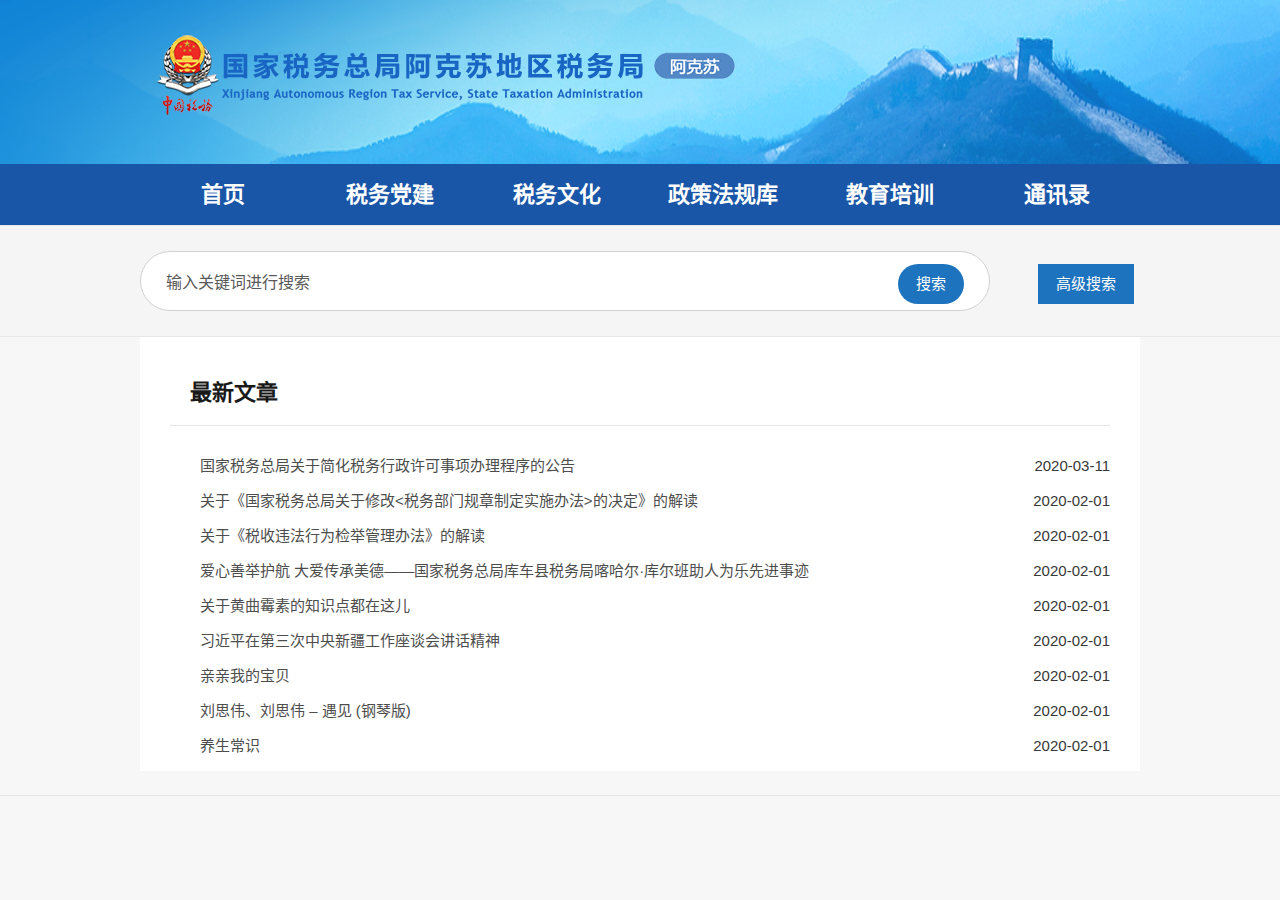
<file: Home/index.html>
<!DOCTYPE html>
<html lang="zh-CN">
  <head>
    <meta http-equiv="X-UA-Compatible" content="IE=Edge" />
    <meta charset="UTF-8" />
    <meta name="viewport" content="width=device-width" />
    <meta name="format-detection" content="telephone=no" />
    <title>国家税务总局阿克苏地区税务局文档平台</title>
    <meta name="robots" content="noindex,nofollow" />

    <link
      rel="alternate"
      type="application/rss+xml"
      title="国家税务总局阿克苏地区税务局文档平台 &raquo; Feed"
      href="http://10.0.0.175"
    />
    <script type="text/javascript">
      window._wpemojiSettings = {
        baseUrl: "https:\/\/s.w.org\/images\/core\/emoji\/13.0.1\/72x72\/",
        ext: ".png",
        svgUrl: "https:\/\/s.w.org\/images\/core\/emoji\/13.0.1\/svg\/",
        svgExt: ".svg",
        source: {
          concatemoji:
            "http:\/\/10.0.0.175\/wp-includes\/js\/wp-emoji-release.min.js?ver=5.6.2",
        },
      };
      !(function (e, a, t) {
        var n,
          r,
          o,
          i = a.createElement("canvas"),
          p = i.getContext && i.getContext("2d");
        function s(e, t) {
          var a = String.fromCharCode;
          p.clearRect(0, 0, i.width, i.height),
            p.fillText(a.apply(this, e), 0, 0);
          e = i.toDataURL();
          return (
            p.clearRect(0, 0, i.width, i.height),
            p.fillText(a.apply(this, t), 0, 0),
            e === i.toDataURL()
          );
        }
        function c(e) {
          var t = a.createElement("script");
          (t.src = e),
            (t.defer = t.type = "text/javascript"),
            a.getElementsByTagName("head")[0].appendChild(t);
        }
        for (
          o = Array("flag", "emoji"),
            t.supports = { everything: !0, everythingExceptFlag: !0 },
            r = 0;
          r < o.length;
          r++
        )
          (t.supports[o[r]] = (function (e) {
            if (!p || !p.fillText) return !1;
            switch (
              ((p.textBaseline = "top"), (p.font = "600 32px Arial"), e)
            ) {
              case "flag":
                return s(
                  [127987, 65039, 8205, 9895, 65039],
                  [127987, 65039, 8203, 9895, 65039]
                )
                  ? !1
                  : !s(
                      [55356, 56826, 55356, 56819],
                      [55356, 56826, 8203, 55356, 56819]
                    ) &&
                      !s(
                        [
                          55356,
                          57332,
                          56128,
                          56423,
                          56128,
                          56418,
                          56128,
                          56421,
                          56128,
                          56430,
                          56128,
                          56423,
                          56128,
                          56447,
                        ],
                        [
                          55356,
                          57332,
                          8203,
                          56128,
                          56423,
                          8203,
                          56128,
                          56418,
                          8203,
                          56128,
                          56421,
                          8203,
                          56128,
                          56430,
                          8203,
                          56128,
                          56423,
                          8203,
                          56128,
                          56447,
                        ]
                      );
              case "emoji":
                return !s(
                  [55357, 56424, 8205, 55356, 57212],
                  [55357, 56424, 8203, 55356, 57212]
                );
            }
            return !1;
          })(o[r])),
            (t.supports.everything = t.supports.everything && t.supports[o[r]]),
            "flag" !== o[r] &&
              (t.supports.everythingExceptFlag =
                t.supports.everythingExceptFlag && t.supports[o[r]]);
        (t.supports.everythingExceptFlag =
          t.supports.everythingExceptFlag && !t.supports.flag),
          (t.DOMReady = !1),
          (t.readyCallback = function () {
            t.DOMReady = !0;
          }),
          t.supports.everything ||
            ((n = function () {
              t.readyCallback();
            }),
            a.addEventListener
              ? (a.addEventListener("DOMContentLoaded", n, !1),
                e.addEventListener("load", n, !1))
              : (e.attachEvent("onload", n),
                a.attachEvent("onreadystatechange", function () {
                  "complete" === a.readyState && t.readyCallback();
                })),
            (n = t.source || {}).concatemoji
              ? c(n.concatemoji)
              : n.wpemoji && n.twemoji && (c(n.twemoji), c(n.wpemoji)));
      })(window, document, window._wpemojiSettings);
    </script>
    <style type="text/css">
      img.wp-smiley,
      img.emoji {
        display: inline !important;
        border: none !important;
        box-shadow: none !important;
        height: 1em !important;
        width: 1em !important;
        margin: 0 0.07em !important;
        vertical-align: -0.1em !important;
        background: none !important;
        padding: 0 !important;
      }
    </style>
    <link
      rel="stylesheet"
      id="dashicons-css"
      href="static/css/dashicons.min.css"
      type="text/css"
      media="all"
    />
    <link
      rel="stylesheet"
      id="admin-bar-css"
      href="static/css/admin-bar.min.css"
      type="text/css"
      media="all"
    />
    <link
      rel="stylesheet"
      id="wp-block-library-css"
      href="static/css/style.min.css"
      type="text/css"
      media="all"
    />
    <link
      rel="stylesheet"
      id="gutenberg-pdfjs-css"
      href="static/css/style.css"
      type="text/css"
      media="all"
    />
    <link
      rel="stylesheet"
      id="awsm-ead-public-css"
      href="static/css/embed-public.min.css"
      type="text/css"
      media="all"
    />
    <link
      rel="stylesheet"
      id="embedpress_blocks-cgb-style-css-css"
      href="static/css/blocks.style.build.css"
      type="text/css"
      media="all"
    />
    <link
      rel="stylesheet"
      id="embedpress-css"
      href="static/css/embedpress.css"
      type="text/css"
      media="all"
    />
    <link
      rel="stylesheet"
      id="shortcodes-css-css"
      href="static/css/shortcodes.css"
      type="text/css"
      media="all"
    />
    <link
      rel="stylesheet"
      id="theme-style-css"
      href="static/css/style_1.css"
      type="text/css"
      media="all"
    />
    <style id="theme-style-inline-css" type="text/css">
      /* Links */
      a,
      a:visited {
        color: #a03717;
      }
      a:hover,
      .widget a:hover,
      #primary-nav ul a:hover,
      #footer-nav a:hover,
      #breadcrumbs a:hover {
        color: #a03717;
      }

      /* Theme Color */
      #commentform #submit,
      .st_faq h2.active .action,
      .widget_categories ul span,
      .pagination .current,
      .tags a,
      .page-links span,
      #comments .comment-meta .author-badge,
      input[type="reset"],
      input[type="submit"],
      input[type="button"] {
        background: #1e73be;
      }
      #live-search #searchsubmit,
      input[type="submit"] {
        background-color: #1e73be;
      }

      .tags a:before {
        border-color: transparent #1e73be transparent transparent;
      }
    </style>
    <link
      rel="stylesheet"
      id="font-awesome-css"
      href="static/css/font-awesome.min.css"
      type="text/css"
      media="all"
    />
    <link
      rel="stylesheet"
      id="um_fonticons_ii-css"
      href="static/css/um-fonticons-ii.css"
      type="text/css"
      media="all"
    />
    <link
      rel="stylesheet"
      id="um_fonticons_fa-css"
      href="static/css/um-fonticons-fa.css"
      type="text/css"
      media="all"
    />
    <link
      rel="stylesheet"
      id="select2-css"
      href="static/css/select2.min.css"
      type="text/css"
      media="all"
    />
    <link
      rel="stylesheet"
      id="um_crop-css"
      href="static/css/um-crop.css"
      type="text/css"
      media="all"
    />
    <link
      rel="stylesheet"
      id="um_modal-css"
      href="static/css/um-modal.css"
      type="text/css"
      media="all"
    />
    <link
      rel="stylesheet"
      id="um_styles-css"
      href="static/css/um-styles.css"
      type="text/css"
      media="all"
    />
    <link
      rel="stylesheet"
      id="um_profile-css"
      href="static/css/um-profile.css"
      type="text/css"
      media="all"
    />
    <link
      rel="stylesheet"
      id="um_account-css"
      href="static/css/um-account.css"
      type="text/css"
      media="all"
    />
    <link
      rel="stylesheet"
      id="um_misc-css"
      href="static/css/um-misc.css"
      type="text/css"
      media="all"
    />
    <link
      rel="stylesheet"
      id="um_fileupload-css"
      href="static/css/um-fileupload.css"
      type="text/css"
      media="all"
    />
    <link
      rel="stylesheet"
      id="um_datetime-css"
      href="static/css/default.css"
      type="text/css"
      media="all"
    />
    <link
      rel="stylesheet"
      id="um_datetime_date-css"
      href="static/css/default.date.css"
      type="text/css"
      media="all"
    />
    <link
      rel="stylesheet"
      id="um_datetime_time-css"
      href="static/css/default.time.css"
      type="text/css"
      media="all"
    />
    <link
      rel="stylesheet"
      id="um_raty-css"
      href="static/css/um-raty.css"
      type="text/css"
      media="all"
    />
    <link
      rel="stylesheet"
      id="um_scrollbar-css"
      href="static/css/simplebar.css"
      type="text/css"
      media="all"
    />
    <link
      rel="stylesheet"
      id="um_tipsy-css"
      href="static/css/um-tipsy.css"
      type="text/css"
      media="all"
    />
    <link
      rel="stylesheet"
      id="um_responsive-css"
      href="static/css/um-responsive.css"
      type="text/css"
      media="all"
    />
    <link
      rel="stylesheet"
      id="um_default_css-css"
      href="static/css/um-old-default.css"
      type="text/css"
      media="all"
    />
    <script
      type="text/javascript"
      src="static/js/jquery.min.js"
      id="jquery-core-js"
    ></script>
    <script
      type="text/javascript"
      src="static/js/jquery-migrate.min.js"
      id="jquery-migrate-js"
    ></script>
    <script
      type="text/javascript"
      src="static/js/pdfobject.min.js"
      id="embedpress-pdfobject-js"
    ></script>
    <script
      type="text/javascript"
      src="static/js/um-gdpr.min.js"
      id="um-gdpr-js"
    ></script>
    <link
      rel="https://api.w.org/"
      href="http://10.0.0.175/index.php?rest_route=/"
    />
    <link
      rel="EditURI"
      type="application/rsd+xml"
      title="RSD"
      href="http://10.0.0.175/xmlrpc.php?rsd"
    />
    <link
      rel="wlwmanifest"
      type="application/wlwmanifest+xml"
      href="http://10.0.0.175/wp-includes/wlwmanifest.xml"
    />
    <meta name="generator" content="WordPress 5.6.2" />
    <style type="text/css">
      .um_request_name {
        display: none !important;
      }
    </style>
    <!--[if lt IE 9]><script src="static/js/html5.js"></script><![endif]-->
    <!--[if (gte IE 6)&(lte IE 8)
      ]><script src="static/js/selectivizr-min.js"></script
    ><![endif]-->
    <link
      rel="shortcut icon"
      href="http://10.0.0.175/wp-content/uploads/2021/03/aks_Favicon.png"
    />
    <style type="text/css" media="print">
      #wpadminbar {
        display: none;
      }
    </style>
    <style type="text/css" media="screen">
      /* html {
        margin-top: 32px !important;
      }
      * html body {
        margin-top: 32px !important;
      } */
      @media screen and (max-width: 782px) {
        html {
          margin-top: 46px !important;
        }
        * html body {
          margin-top: 46px !important;
        }
      }
    </style>
  </head>
  <body
    class="home blog logged-in admin-bar no-customize-support wp-embed-responsive"
  >
    <script type="text/javascript">
      (function () {
        var request,
          b = document.body,
          c = "className",
          cs = "customize-support",
          rcs = new RegExp("(^|\\s+)(no-)?" + cs + "(\\s+|$)");

        request = true;

        b[c] = b[c].replace(rcs, " ");
        // The customizer requires postMessage and CORS (if the site is cross domain).
        b[c] += (window.postMessage && request ? " " : " no-") + cs;
      })();
    </script>
    <!-- <div id="wpadminbar" class="nojq nojs">
      <div
        class="quicklinks"
        id="wp-toolbar"
        role="navigation"
        aria-label="工具栏"
      >
        <ul id="wp-admin-bar-root-default" class="ab-top-menu">
          <li id="wp-admin-bar-wp-logo" class="menupop">
            <a
              class="ab-item"
              aria-haspopup="true"
              href="http://10.0.0.175/wp-admin/about.php"
              ><span class="ab-icon"></span
              ><span class="screen-reader-text">关于WordPress</span></a
            >
            <div class="ab-sub-wrapper">
              <ul id="wp-admin-bar-wp-logo-default" class="ab-submenu">
                <li id="wp-admin-bar-about">
                  <a class="ab-item" href="http://10.0.0.175/wp-admin/about.php"
                    >关于WordPress</a
                  >
                </li>
              </ul>
              <ul
                id="wp-admin-bar-wp-logo-external"
                class="ab-sub-secondary ab-submenu"
              >
                <li id="wp-admin-bar-wporg">
                  <a class="ab-item" href="https://cn.wordpress.org/"
                    >WordPress.org</a
                  >
                </li>
                <li id="wp-admin-bar-documentation">
                  <a class="ab-item" href="https://codex.wordpress.org/"
                    >文档</a
                  >
                </li>
                <li id="wp-admin-bar-support-forums">
                  <a
                    class="ab-item"
                    href="https://cn.wordpress.org/support/forums/"
                    >支持</a
                  >
                </li>
                <li id="wp-admin-bar-feedback">
                  <a
                    class="ab-item"
                    href="https://cn.wordpress.org/support/forum/suggestions/"
                    >反馈</a
                  >
                </li>
              </ul>
            </div>
          </li>
          <li id="wp-admin-bar-site-name" class="menupop">
            <a
              class="ab-item"
              aria-haspopup="true"
              href="http://10.0.0.175/wp-admin/"
              >国家税务总局阿克苏地区税务局文档平台</a
            >
            <div class="ab-sub-wrapper">
              <ul id="wp-admin-bar-site-name-default" class="ab-submenu">
                <li id="wp-admin-bar-dashboard">
                  <a class="ab-item" href="http://10.0.0.175/wp-admin/"
                    >仪表盘</a
                  >
                </li>
              </ul>
              <ul id="wp-admin-bar-appearance" class="ab-submenu">
                <li id="wp-admin-bar-themes">
                  <a
                    class="ab-item"
                    href="http://10.0.0.175/wp-admin/themes.php"
                    >主题</a
                  >
                </li>
                <li id="wp-admin-bar-widgets">
                  <a
                    class="ab-item"
                    href="http://10.0.0.175/wp-admin/widgets.php"
                    >小工具</a
                  >
                </li>
                <li id="wp-admin-bar-menus">
                  <a
                    class="ab-item"
                    href="http://10.0.0.175/wp-admin/nav-menus.php"
                    >菜单</a
                  >
                </li>
              </ul>
            </div>
          </li>
          <li id="wp-admin-bar-customize" class="hide-if-no-customize">
            <a
              class="ab-item"
              href="http://10.0.0.175/wp-admin/customize.php?url=http%3A%2F%2F10.0.0.175%2F"
              >自定义</a
            >
          </li>
          <li id="wp-admin-bar-new-content" class="menupop">
            <a
              class="ab-item"
              aria-haspopup="true"
              href="http://10.0.0.175/wp-admin/post-new.php"
              ><span class="ab-icon"></span
              ><span class="ab-label">新建</span></a
            >
            <div class="ab-sub-wrapper">
              <ul id="wp-admin-bar-new-content-default" class="ab-submenu">
                <li id="wp-admin-bar-new-post">
                  <a
                    class="ab-item"
                    href="http://10.0.0.175/wp-admin/post-new.php"
                    >文章</a
                  >
                </li>
                <li id="wp-admin-bar-new-media">
                  <a
                    class="ab-item"
                    href="http://10.0.0.175/wp-admin/media-new.php"
                    >媒体</a
                  >
                </li>
                <li id="wp-admin-bar-new-page">
                  <a
                    class="ab-item"
                    href="http://10.0.0.175/wp-admin/post-new.php?post_type=page"
                    >页面</a
                  >
                </li>
                <li id="wp-admin-bar-new-st_faq">
                  <a
                    class="ab-item"
                    href="http://10.0.0.175/wp-admin/post-new.php?post_type=st_faq"
                    >FAQ</a
                  >
                </li>
                <li id="wp-admin-bar-new-user">
                  <a
                    class="ab-item"
                    href="http://10.0.0.175/wp-admin/user-new.php"
                    >用户</a
                  >
                </li>
              </ul>
            </div>
          </li>
        </ul>
        <ul
          id="wp-admin-bar-top-secondary"
          class="ab-top-secondary ab-top-menu"
        >
          <li id="wp-admin-bar-search" class="admin-bar-search">
            <div class="ab-item ab-empty-item" tabindex="-1">
              <form
                action="http://10.0.0.175/"
                method="get"
                id="adminbarsearch"
              >
                <input
                  class="adminbar-input"
                  name="s"
                  id="adminbar-search"
                  type="text"
                  value=""
                  maxlength="150"
                /><label for="adminbar-search" class="screen-reader-text"
                  >搜索</label
                ><input type="submit" class="adminbar-button" value="搜索" />
              </form>
            </div>
          </li>
          <li id="wp-admin-bar-my-account" class="menupop with-avatar">
            <a
              class="ab-item"
              aria-haspopup="true"
              href="http://10.0.0.175/wp-admin/profile.php"
              >您好，<span class="display-name">p2admin</span
              ><img
                src="static/picture/profile_photo-40x40.png"
                class="gravatar avatar avatar-26 um-avatar um-avatar-uploaded"
                width="26"
                height="26"
                alt="p2admin"
                data-default="http://10.0.0.175/wp-content/plugins/ultimate-member/assets/img/default_avatar.jpg"
                onerror="if ( ! this.getAttribute('data-load-error') ){ this.setAttribute('data-load-error', '1');this.setAttribute('src', this.getAttribute('data-default'));}"
            /></a>
            <div class="ab-sub-wrapper">
              <ul id="wp-admin-bar-user-actions" class="ab-submenu">
                <li id="wp-admin-bar-user-info">
                  <a
                    class="ab-item"
                    tabindex="-1"
                    href="http://10.0.0.175/wp-admin/profile.php"
                    ><img
                      src="static/picture/profile_photo-80x80.png"
                      class="gravatar avatar avatar-64 um-avatar um-avatar-uploaded"
                      width="64"
                      height="64"
                      alt="p2admin"
                      data-default="http://10.0.0.175/wp-content/plugins/ultimate-member/assets/img/default_avatar.jpg"
                      onerror="if ( ! this.getAttribute('data-load-error') ){ this.setAttribute('data-load-error', '1');this.setAttribute('src', this.getAttribute('data-default'));}"
                    /><span class="display-name">p2admin</span></a
                  >
                </li>
                <li id="wp-admin-bar-edit-profile">
                  <a
                    class="ab-item"
                    href="http://10.0.0.175/wp-admin/profile.php"
                    >编辑个人资料</a
                  >
                </li>
                <li id="wp-admin-bar-logout">
                  <a
                    class="ab-item"
                    href="http://10.0.0.175/wp-login.php?action=logout&#038;_wpnonce=5e447c0cf1"
                    >注销</a
                  >
                </li>
              </ul>
            </div>
          </li>
        </ul>
      </div>
      <a
        class="screen-reader-shortcut"
        href="http://10.0.0.175/wp-login.php?action=logout&#038;_wpnonce=5e447c0cf1"
        >注销</a
      >
    </div> -->

    <!-- #site-container -->
    <div id="site-container" class="clearfix">
      <!-- #primary-nav-mobile -->
      <nav id="primary-nav-mobile">
        <a class="menu-toggle clearfix" href="#"
          ><i class="fa fa-reorder"></i
        ></a>
        <ul id="mobile-menu" class="clearfix">
          <li
            id="menu-item-10"
            class="menu-item menu-item-type-custom menu-item-object-custom menu-item-10"
          >
            <a href="http://172.18.172.124">首页</a>
          </li>
          <li
            id="menu-item-20"
            class="menu-item menu-item-type-taxonomy menu-item-object-category menu-item-has-children menu-item-20"
          >
            <a href="./TaxParty.html">税务党建</a>
          </li>
          <li
            id="menu-item-21"
            class="menu-item menu-item-type-taxonomy menu-item-object-category menu-item-has-children menu-item-21"
          >
            <a href="./TaxCulture.html">税务文化</a>
          </li>
          <li
            id="menu-item-19"
            class="menu-item menu-item-type-taxonomy menu-item-object-category menu-item-19"
          >
            <a href="javascript:;">政策法规库</a>
          </li>
          <li
            id="menu-item-22"
            class="menu-item menu-item-type-taxonomy menu-item-object-category menu-item-has-children menu-item-22"
          >
            <a href="javascript:;">教育培训</a>
          </li>

          <li
            id="menu-item-3118"
            class="menu-item menu-item-type-post_type menu-item-object-page menu-item-3118"
          >
            <a href="javascript:;">通讯录</a>
          </li>
        </ul>
      </nav>
      <!-- /#primary-nav-mobile -->

      <!-- #header -->
      <header id="site-header" class="clearfix" role="banner">
        <div class="ht-container">
          <!-- #logo -->
          <div id="logo">
            <h1>
              <a
                title="国家税务总局阿克苏地区税务局文档平台"
                href="./index.html"
              >
                <img
                  alt="国家税务总局阿克苏地区税务局文档平台"
                  src="static/picture/aks_logo.png"
                />
              </a>
            </h1>
          </div>
          <!-- /#logo -->

          <!-- #primary-nav -->
          <nav id="primary-nav" role="navigation" class="clearfix">
            <ul
              id="menu-%e4%b8%bb%e8%8f%9c%e5%8d%95"
              class="nav sf-menu clearfix"
            >
              <li
                id="menu-item-10"
                class="menu-item menu-item-type-custom menu-item-object-custom menu-item-10"
              >
                <a href="./index.html">首页</a>
              </li>
              <li
                id="menu-item-20"
                class="menu-item menu-item-type-taxonomy menu-item-object-category menu-item-has-children menu-item-20"
              >
                <a href="./TaxParty.html">税务党建</a>
              </li>
              <li
                id="menu-item-21"
                class="menu-item menu-item-type-taxonomy menu-item-object-category menu-item-has-children menu-item-21"
              >
                <a href="./TaxCulture.html">税务文化</a>
              </li>
              <li
                id="menu-item-19"
                class="menu-item menu-item-type-taxonomy menu-item-object-category menu-item-19"
              >
                <a href="javascript:;">政策法规库</a>
              </li>
              <li
                id="menu-item-22"
                class="menu-item menu-item-type-taxonomy menu-item-object-category menu-item-has-children menu-item-22"
              >
                <a href="javascript:;">教育培训</a>
              </li>

              <li
                id="menu-item-3118"
                class="menu-item menu-item-type-post_type menu-item-object-page menu-item-3118"
              >
                <a href="javascript:;">通讯录</a>
              </li>
            </ul>
          </nav>
          <!-- #primary-nav -->
        </div>
      </header>
      <!-- /#header -->

      <!-- #live-search -->
      <div id="live-search">
        <div class="ht-container">
          <div id="search-wrap">
            <form
              role="search"
              method="get"
              id="searchform"
              class="clearfix"
              action="http://10.0.0.175/"
            >
              <input
                type="text"
                onfocus="if (this.value == '输入关键词进行搜索') {this.value = '';}"
                onblur="if (this.value == '')  {this.value = '输入关键词进行搜索';}"
                value="输入关键词进行搜索"
                name="s"
                id="s"
                autocapitalize="off"
                autocorrect="off"
                autocomplete="off"
              />
              <i class="live-search-loading fa fa-spinner fa-spin"></i>
              <span
                id="searchsubmit"
                action="./AdvancedSearch.html"
                onclick='javascrtpt:window.location.href="./AdvancedSearch.html"'
              >
                高级搜索
              </span>
              <span
                id="searchsubmit1"
                onclick='javascrtpt:window.location.href="./SearchResults.html"'
              >
                搜索
              </span>
            </form>
          </div>
        </div>
      </div>
      <!-- /#live-search -->

      <!-- #primary -->
      <div id="primary" class="sidebar-off clearfix">
        <!-- .ht-container -->
        <div class="ht-container">
          <!-- #content -->
          <section id="content" role="main">
            <header id="page-header">
              <h2 class="page-title">最新文章</h2>
            </header>
            <div id="homepage-categories" class="clearfix">
              <div class="row">
                <ul class="category-posts">
                  <li>
                    <a href="./ArticleContent.html">
                      国家税务总局关于简化税务行政许可事项办理程序的公告
                    </a>
                    <span style="float: right">2020-03-11</span>
                  </li>

                  <li>
                    <a href="./ArticleContent.html">
                      关于《国家税务总局关于修改<税务部门规章制定实施办法>的决定》的解读
                    </a>
                    <span style="float: right">2020-02-01</span>
                  </li>

                  <li>
                    <a href="./ArticleContent.html">
                      关于《税收违法行为检举管理办法》的解读
                    </a>
                    <span style="float: right">2020-02-01</span>
                  </li>
                  <li>
                    <a href="./ArticleContent.html">
                      爱心善举护航
                      大爱传承美德——国家税务总局库车县税务局喀哈尔·库尔班助人为乐先进事迹
                    </a>
                    <span style="float: right">2020-02-01</span>
                  </li>

                  <li>
                    <a href="./ArticleContent.html">
                      关于黄曲霉素的知识点都在这儿
                    </a>
                    <span style="float: right">2020-02-01</span>
                  </li>

                  <li>
                    <a href="./ArticleContent.html">
                      习近平在第三次中央新疆工作座谈会讲话精神
                    </a>
                    <span style="float: right">2020-02-01</span>
                  </li>
                  <li>
                    <a href="./ArticleContent.html"> 亲亲我的宝贝 </a>
                    <span style="float: right">2020-02-01</span>
                  </li>

                  <li>
                    <a href="./ArticleContent.html">
                      刘思伟、刘思伟 &#8211; 遇见 (钢琴版)
                    </a>
                    <span style="float: right">2020-02-01</span>
                  </li>

                  <li>
                    <a href="http://10.0.0.175/?p=1745"> 养生常识 </a>
                    <span style="float: right">2020-02-01</span>
                  </li>
                </ul>
              </div>
            </div>
          </section>
          <!-- #content -->
        </div>
        <!-- /.ht-container -->
      </div>
      <!-- #primary -->

      <!-- #footer-widgets -->
      <!-- /#footer-widgets -->

      <!-- #site-footer -->
      <footer id="site-footer" class="clearfix" role="contentinfo">
        <div class="ht-container">
          <small id="copyright"> </small>
        </div>
        <!-- /.ht-container -->
      </footer>
      <!-- /#site-footer -->

      <!-- /#site-container -->
    </div>

    <div id="um_upload_single" style="display: none"></div>
    <div id="um_view_photo" style="display: none">
      <a
        href="javascript:void(0);"
        data-action="um_remove_modal"
        class="um-modal-close"
        aria-label="选择照片查看模式"
      >
        <i class="um-faicon-times"></i>
      </a>

      <div class="um-modal-body photo">
        <div class="um-modal-photo"></div>
      </div>
    </div>
    <script type="text/javascript">
      jQuery(document).ready(function () {
        jQuery("#live-search #s").liveSearch({
          url: "http://10.0.0.175/index.php?ajax=1&s=",
        });
      });
    </script>
    <script
      type="text/javascript"
      src="static/js/hoverintent-js.min.js"
      id="hoverintent-js-js"
    ></script>
    <script
      type="text/javascript"
      src="static/js/admin-bar.min.js"
      id="admin-bar-js"
    ></script>
    <script
      type="text/javascript"
      src="static/js/pdfobject.min.js"
      id="awsm-ead-pdf-object-js"
    ></script>
    <script type="text/javascript" id="awsm-ead-public-js-extra">
      /* <![CDATA[ */
      var eadPublic = [];
      /* ]]> */
    </script>
    <script
      type="text/javascript"
      src="static/js/embed-public.min.js"
      id="awsm-ead-public-js"
    ></script>
    <script
      type="text/javascript"
      src="static/js/front.js"
      id="embedpress-front-js"
    ></script>
    <script
      type="text/javascript"
      src="static/js/shortcodes.js"
      id="shortcodes-js-js"
    ></script>
    <script
      type="text/javascript"
      src="static/js/functions.js"
      id="st_theme_custom-js"
    ></script>
    <script
      type="text/javascript"
      src="static/js/select2.full.min.js"
      id="select2-js"
    ></script>
    <script
      type="text/javascript"
      src="static/js/underscore.min.js"
      id="underscore-js"
    ></script>
    <script type="text/javascript" id="wp-util-js-extra">
      /* <![CDATA[ */
      var _wpUtilSettings = { ajax: { url: "\/wp-admin\/admin-ajax.php" } };
      /* ]]> */
    </script>
    <script
      type="text/javascript"
      src="static/js/wp-util.min.js"
      id="wp-util-js"
    ></script>
    <script
      type="text/javascript"
      src="static/js/um-crop.min.js"
      id="um_crop-js"
    ></script>
    <script
      type="text/javascript"
      src="static/js/um-modal.min.js"
      id="um_modal-js"
    ></script>
    <script
      type="text/javascript"
      src="static/js/um-jquery-form.min.js"
      id="um_jquery_form-js"
    ></script>
    <script
      type="text/javascript"
      src="static/js/um-fileupload.min.js"
      id="um_fileupload-js"
    ></script>
    <script
      type="text/javascript"
      src="static/js/picker.js"
      id="um_datetime-js"
    ></script>
    <script
      type="text/javascript"
      src="static/js/picker.date.js"
      id="um_datetime_date-js"
    ></script>
    <script
      type="text/javascript"
      src="static/js/picker.time.js"
      id="um_datetime_time-js"
    ></script>
    <script
      type="text/javascript"
      src="static/js/zh_cn.js"
      id="um_datetime_locale-js"
    ></script>
    <script
      type="text/javascript"
      src="static/js/wp-polyfill.min.js"
      id="wp-polyfill-js"
    ></script>
    <script type="text/javascript" id="wp-polyfill-js-after">
      "fetch" in window ||
        document.write(
          '<script src="static/js/wp-polyfill-fetch.min.js"></scr' + "ipt>"
        );
      document.contains ||
        document.write(
          '<script src="static/js/wp-polyfill-node-contains.min.js"></scr' +
            "ipt>"
        );
      window.DOMRect ||
        document.write(
          '<script src="static/js/wp-polyfill-dom-rect.min.js"></scr' + "ipt>"
        );
      (window.URL && window.URL.prototype && window.URLSearchParams) ||
        document.write(
          '<script src="static/js/wp-polyfill-url.min.js"></scr' + "ipt>"
        );
      (window.FormData && window.FormData.prototype.keys) ||
        document.write(
          '<script src="static/js/wp-polyfill-formdata.min.js"></scr' + "ipt>"
        );
      (Element.prototype.matches && Element.prototype.closest) ||
        document.write(
          '<script src="static/js/wp-polyfill-element-closest.min.js"></scr' +
            "ipt>"
        );
    </script>
    <script
      type="text/javascript"
      src="static/js/i18n.min.js"
      id="wp-i18n-js"
    ></script>
    <script
      type="text/javascript"
      src="static/js/um-raty.min.js"
      id="um_raty-js"
    ></script>
    <script
      type="text/javascript"
      src="static/js/um-tipsy.min.js"
      id="um_tipsy-js"
    ></script>
    <script
      type="text/javascript"
      src="static/js/imagesloaded.min.js"
      id="imagesloaded-js"
    ></script>
    <script
      type="text/javascript"
      src="static/js/masonry.min.js"
      id="masonry-js"
    ></script>
    <script
      type="text/javascript"
      src="static/js/jquery.masonry.min.js"
      id="jquery-masonry-js"
    ></script>
    <script
      type="text/javascript"
      src="static/js/simplebar.min.js"
      id="um_scrollbar-js"
    ></script>
    <script
      type="text/javascript"
      src="static/js/um-functions.min.js"
      id="um_functions-js"
    ></script>
    <script
      type="text/javascript"
      src="static/js/um-responsive.min.js"
      id="um_responsive-js"
    ></script>
    <script
      type="text/javascript"
      src="static/js/hooks.min.js"
      id="wp-hooks-js"
    ></script>
    <script
      type="text/javascript"
      src="static/js/um-conditional.min.js"
      id="um_conditional-js"
    ></script>
    <script type="text/javascript" id="um_scripts-js-extra">
      /* <![CDATA[ */
      var um_scripts = { nonce: "76e5bfdc64" };
      /* ]]> */
    </script>
    <script
      type="text/javascript"
      src="static/js/um-scripts.min.js"
      id="um_scripts-js"
    ></script>
    <script
      type="text/javascript"
      src="static/js/um-profile.min.js"
      id="um_profile-js"
    ></script>
    <script
      type="text/javascript"
      src="static/js/um-account.min.js"
      id="um_account-js"
    ></script>
    <script
      type="text/javascript"
      src="static/js/jquery.livesearch.js"
      id="st_live_search-js"
    ></script>
    <script type="text/javascript">
      jQuery(window).on("load", function () {
        jQuery('input[name="um_request"]').val("");
      });
    </script>
    <!-- Code injected by live-server -->
    <script type="text/javascript">
      // <![CDATA[  <-- For SVG support
      if ("WebSocket" in window) {
        (function () {
          function refreshCSS() {
            var sheets = [].slice.call(document.getElementsByTagName("link"));
            var head = document.getElementsByTagName("head")[0];
            for (var i = 0; i < sheets.length; ++i) {
              var elem = sheets[i];
              var parent = elem.parentElement || head;
              parent.removeChild(elem);
              var rel = elem.rel;
              if (
                (elem.href && typeof rel != "string") ||
                rel.length == 0 ||
                rel.toLowerCase() == "stylesheet"
              ) {
                var url = elem.href.replace(/(&|\?)_cacheOverride=\d+/, "");
                elem.href =
                  url +
                  (url.indexOf("?") >= 0 ? "&" : "?") +
                  "_cacheOverride=" +
                  new Date().valueOf();
              }
              parent.appendChild(elem);
            }
          }
          var protocol =
            window.location.protocol === "http:" ? "ws://" : "wss://";
          var address =
            protocol + window.location.host + window.location.pathname + "/ws";
          var socket = new WebSocket(address);
          socket.onmessage = function (msg) {
            if (msg.data == "reload") window.location.reload();
            else if (msg.data == "refreshcss") refreshCSS();
          };
          if (
            sessionStorage &&
            !sessionStorage.getItem("IsThisFirstTime_Log_From_LiveServer")
          ) {
            console.log("Live reload enabled.");
            sessionStorage.setItem("IsThisFirstTime_Log_From_LiveServer", true);
          }
        })();
      } else {
        console.error(
          "Upgrade your browser. This Browser is NOT supported WebSocket for Live-Reloading."
        );
      }
      // ]]>
    </script>
  </body>
</html>
</file>
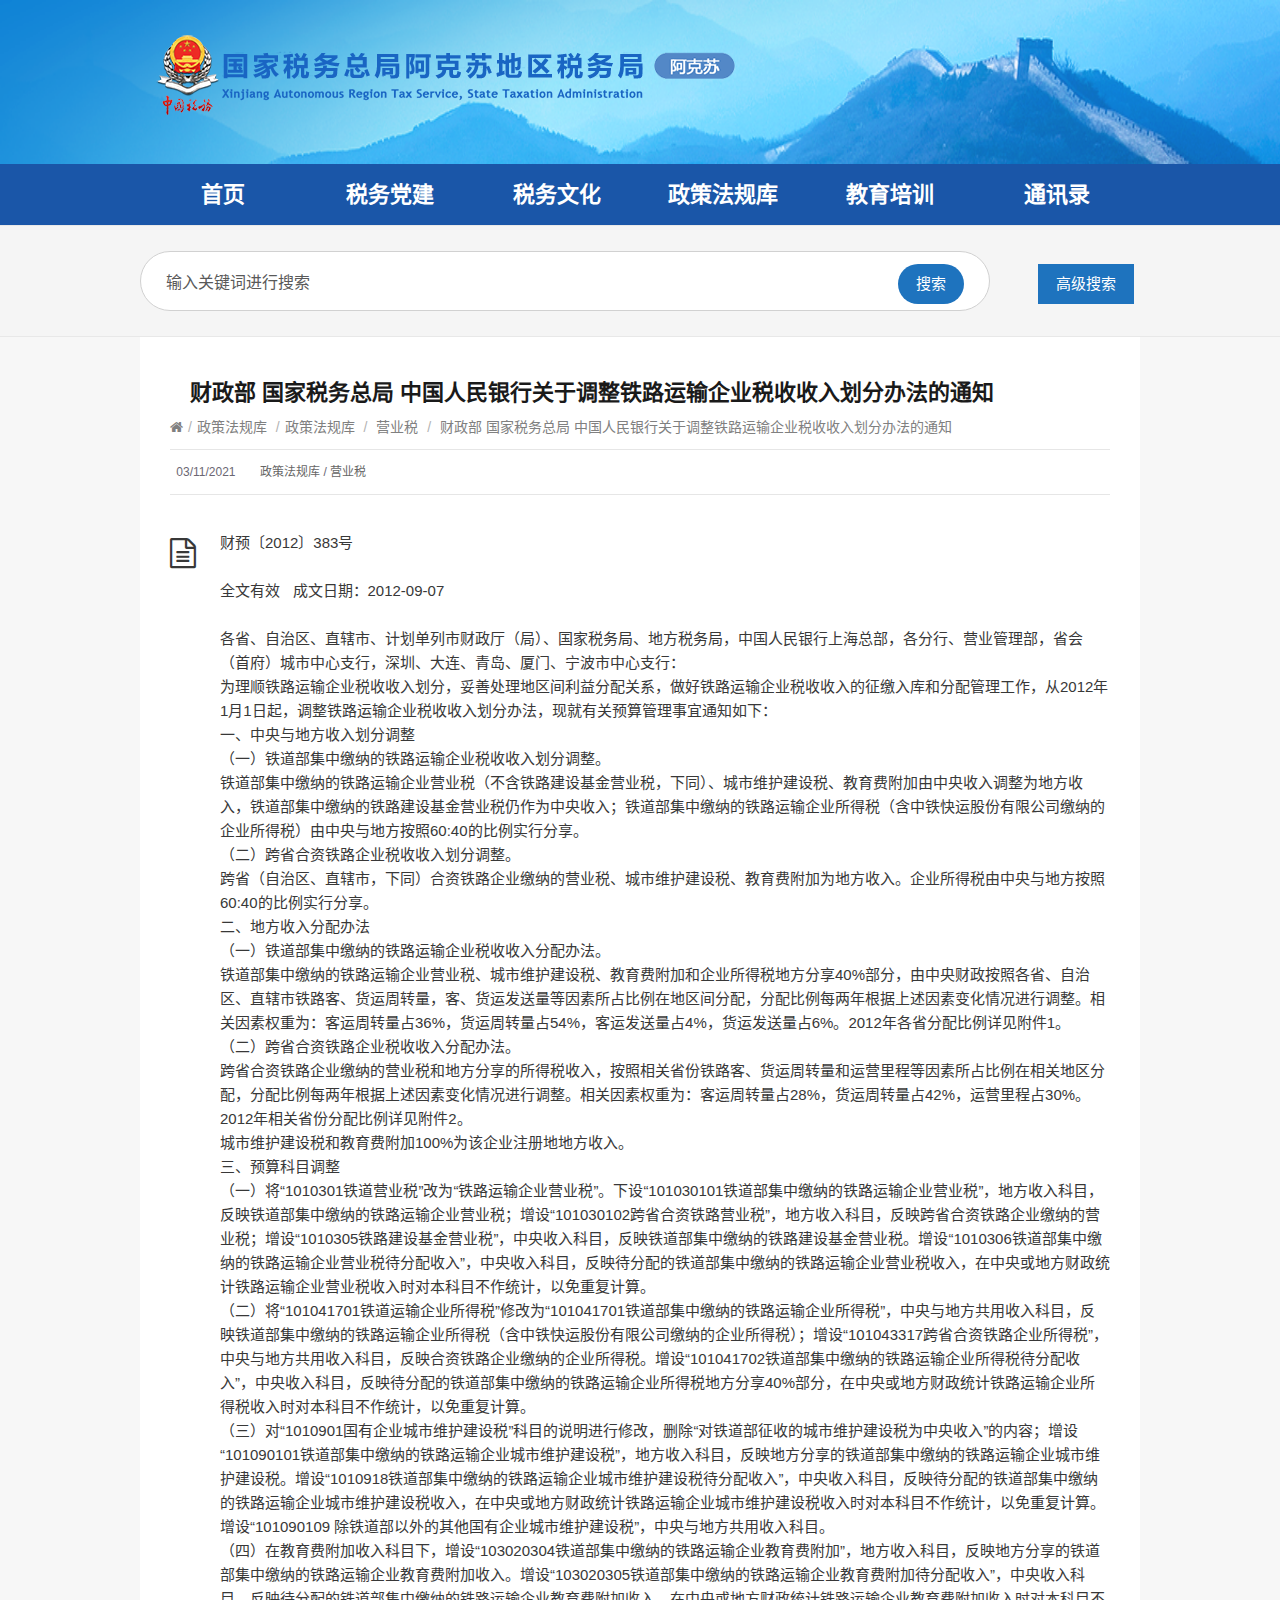
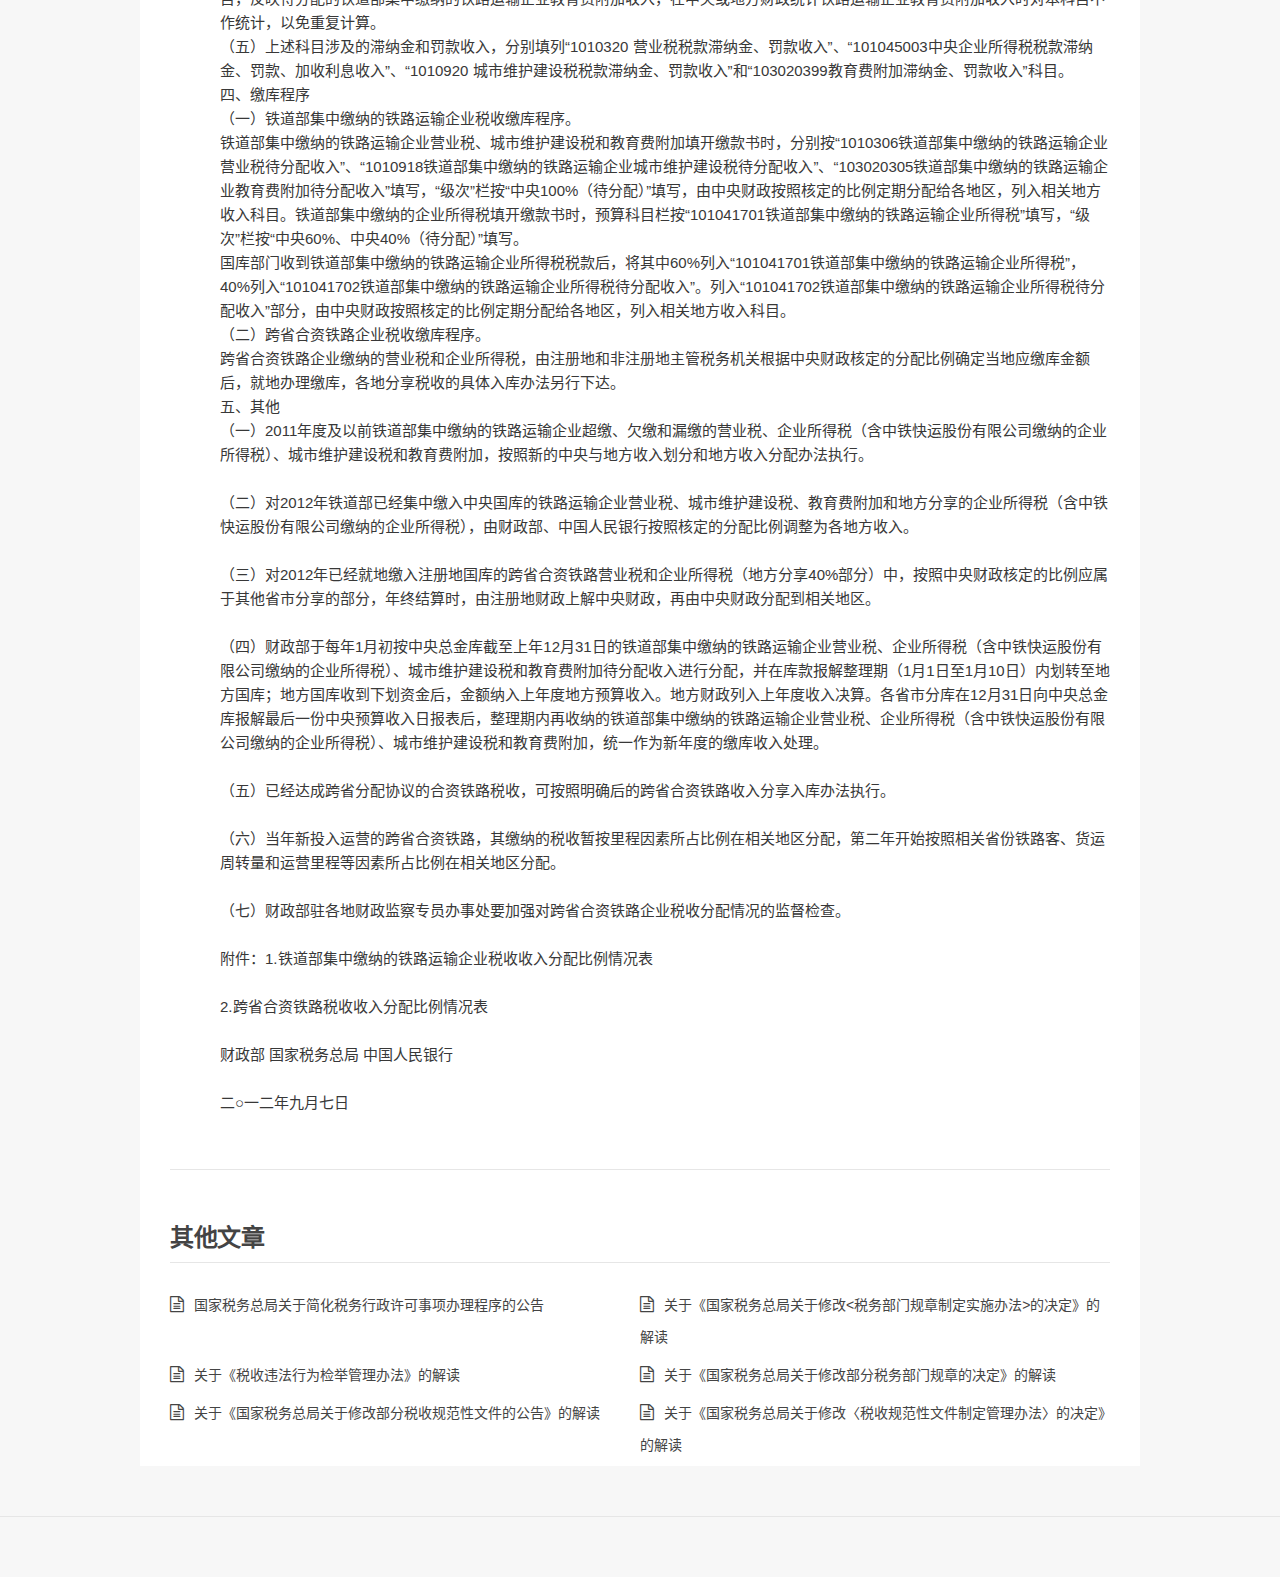
<file: Home/ArticleContent.html>
<!DOCTYPE html>
<html lang="zh-CN">
  <head>
    <meta http-equiv="X-UA-Compatible" content="IE=Edge" />
    <meta charset="UTF-8" />
    <meta name="viewport" content="width=device-width" />
    <meta name="format-detection" content="telephone=no" />
    <title>国家税务总局阿克苏地区税务局文档平台</title>
    <meta name="robots" content="noindex,nofollow" />

    <link
      rel="alternate"
      type="application/rss+xml"
      title="国家税务总局阿克苏地区税务局文档平台 &raquo; Feed"
      href="http://10.0.0.175"
    />
    <script type="text/javascript">
      window._wpemojiSettings = {
        baseUrl: "https:\/\/s.w.org\/images\/core\/emoji\/13.0.1\/72x72\/",
        ext: ".png",
        svgUrl: "https:\/\/s.w.org\/images\/core\/emoji\/13.0.1\/svg\/",
        svgExt: ".svg",
        source: {
          concatemoji:
            "http:\/\/10.0.0.175\/wp-includes\/js\/wp-emoji-release.min.js?ver=5.6.2",
        },
      };
      !(function (e, a, t) {
        var n,
          r,
          o,
          i = a.createElement("canvas"),
          p = i.getContext && i.getContext("2d");
        function s(e, t) {
          var a = String.fromCharCode;
          p.clearRect(0, 0, i.width, i.height),
            p.fillText(a.apply(this, e), 0, 0);
          e = i.toDataURL();
          return (
            p.clearRect(0, 0, i.width, i.height),
            p.fillText(a.apply(this, t), 0, 0),
            e === i.toDataURL()
          );
        }
        function c(e) {
          var t = a.createElement("script");
          (t.src = e),
            (t.defer = t.type = "text/javascript"),
            a.getElementsByTagName("head")[0].appendChild(t);
        }
        for (
          o = Array("flag", "emoji"),
            t.supports = { everything: !0, everythingExceptFlag: !0 },
            r = 0;
          r < o.length;
          r++
        )
          (t.supports[o[r]] = (function (e) {
            if (!p || !p.fillText) return !1;
            switch (
              ((p.textBaseline = "top"), (p.font = "600 32px Arial"), e)
            ) {
              case "flag":
                return s(
                  [127987, 65039, 8205, 9895, 65039],
                  [127987, 65039, 8203, 9895, 65039]
                )
                  ? !1
                  : !s(
                      [55356, 56826, 55356, 56819],
                      [55356, 56826, 8203, 55356, 56819]
                    ) &&
                      !s(
                        [
                          55356,
                          57332,
                          56128,
                          56423,
                          56128,
                          56418,
                          56128,
                          56421,
                          56128,
                          56430,
                          56128,
                          56423,
                          56128,
                          56447,
                        ],
                        [
                          55356,
                          57332,
                          8203,
                          56128,
                          56423,
                          8203,
                          56128,
                          56418,
                          8203,
                          56128,
                          56421,
                          8203,
                          56128,
                          56430,
                          8203,
                          56128,
                          56423,
                          8203,
                          56128,
                          56447,
                        ]
                      );
              case "emoji":
                return !s(
                  [55357, 56424, 8205, 55356, 57212],
                  [55357, 56424, 8203, 55356, 57212]
                );
            }
            return !1;
          })(o[r])),
            (t.supports.everything = t.supports.everything && t.supports[o[r]]),
            "flag" !== o[r] &&
              (t.supports.everythingExceptFlag =
                t.supports.everythingExceptFlag && t.supports[o[r]]);
        (t.supports.everythingExceptFlag =
          t.supports.everythingExceptFlag && !t.supports.flag),
          (t.DOMReady = !1),
          (t.readyCallback = function () {
            t.DOMReady = !0;
          }),
          t.supports.everything ||
            ((n = function () {
              t.readyCallback();
            }),
            a.addEventListener
              ? (a.addEventListener("DOMContentLoaded", n, !1),
                e.addEventListener("load", n, !1))
              : (e.attachEvent("onload", n),
                a.attachEvent("onreadystatechange", function () {
                  "complete" === a.readyState && t.readyCallback();
                })),
            (n = t.source || {}).concatemoji
              ? c(n.concatemoji)
              : n.wpemoji && n.twemoji && (c(n.twemoji), c(n.wpemoji)));
      })(window, document, window._wpemojiSettings);
    </script>
    <style type="text/css">
      img.wp-smiley,
      img.emoji {
        display: inline !important;
        border: none !important;
        box-shadow: none !important;
        height: 1em !important;
        width: 1em !important;
        margin: 0 0.07em !important;
        vertical-align: -0.1em !important;
        background: none !important;
        padding: 0 !important;
      }
    </style>
    <link
      rel="stylesheet"
      id="dashicons-css"
      href="static/css/dashicons.min.css"
      type="text/css"
      media="all"
    />
    <link
      rel="stylesheet"
      id="admin-bar-css"
      href="static/css/admin-bar.min.css"
      type="text/css"
      media="all"
    />
    <link
      rel="stylesheet"
      id="wp-block-library-css"
      href="static/css/style.min.css"
      type="text/css"
      media="all"
    />
    <link
      rel="stylesheet"
      id="gutenberg-pdfjs-css"
      href="static/css/style.css"
      type="text/css"
      media="all"
    />
    <link
      rel="stylesheet"
      id="awsm-ead-public-css"
      href="static/css/embed-public.min.css"
      type="text/css"
      media="all"
    />
    <link
      rel="stylesheet"
      id="embedpress_blocks-cgb-style-css-css"
      href="static/css/blocks.style.build.css"
      type="text/css"
      media="all"
    />
    <link
      rel="stylesheet"
      id="embedpress-css"
      href="static/css/embedpress.css"
      type="text/css"
      media="all"
    />
    <link
      rel="stylesheet"
      id="shortcodes-css-css"
      href="static/css/shortcodes.css"
      type="text/css"
      media="all"
    />
    <link
      rel="stylesheet"
      id="theme-style-css"
      href="static/css/style_1.css"
      type="text/css"
      media="all"
    />
    <style id="theme-style-inline-css" type="text/css">
      /* Links */
      a,
      a:visited {
        color: #a03717;
      }
      a:hover,
      .widget a:hover,
      #primary-nav ul a:hover,
      #footer-nav a:hover,
      #breadcrumbs a:hover {
        color: #a03717;
      }

      /* Theme Color */
      #commentform #submit,
      .st_faq h2.active .action,
      .widget_categories ul span,
      .pagination .current,
      .tags a,
      .page-links span,
      #comments .comment-meta .author-badge,
      input[type="reset"],
      input[type="submit"],
      input[type="button"] {
        background: #1e73be;
      }
      #live-search #searchsubmit,
      input[type="submit"] {
        background-color: #1e73be;
      }
      .tags a:before {
        border-color: transparent #1e73be transparent transparent;
      }
    </style>
    <link
      rel="stylesheet"
      id="font-awesome-css"
      href="static/css/font-awesome.min.css"
      type="text/css"
      media="all"
    />
    <link
      rel="stylesheet"
      id="um_fonticons_ii-css"
      href="static/css/um-fonticons-ii.css"
      type="text/css"
      media="all"
    />
    <link
      rel="stylesheet"
      id="um_fonticons_fa-css"
      href="static/css/um-fonticons-fa.css"
      type="text/css"
      media="all"
    />
    <link
      rel="stylesheet"
      id="select2-css"
      href="static/css/select2.min.css"
      type="text/css"
      media="all"
    />
    <link
      rel="stylesheet"
      id="um_crop-css"
      href="static/css/um-crop.css"
      type="text/css"
      media="all"
    />
    <link
      rel="stylesheet"
      id="um_modal-css"
      href="static/css/um-modal.css"
      type="text/css"
      media="all"
    />
    <link
      rel="stylesheet"
      id="um_styles-css"
      href="static/css/um-styles.css"
      type="text/css"
      media="all"
    />
    <link
      rel="stylesheet"
      id="um_profile-css"
      href="static/css/um-profile.css"
      type="text/css"
      media="all"
    />
    <link
      rel="stylesheet"
      id="um_account-css"
      href="static/css/um-account.css"
      type="text/css"
      media="all"
    />
    <link
      rel="stylesheet"
      id="um_misc-css"
      href="static/css/um-misc.css"
      type="text/css"
      media="all"
    />
    <link
      rel="stylesheet"
      id="um_fileupload-css"
      href="static/css/um-fileupload.css"
      type="text/css"
      media="all"
    />
    <link
      rel="stylesheet"
      id="um_datetime-css"
      href="static/css/default.css"
      type="text/css"
      media="all"
    />
    <link
      rel="stylesheet"
      id="um_datetime_date-css"
      href="static/css/default.date.css"
      type="text/css"
      media="all"
    />
    <link
      rel="stylesheet"
      id="um_datetime_time-css"
      href="static/css/default.time.css"
      type="text/css"
      media="all"
    />
    <link
      rel="stylesheet"
      id="um_raty-css"
      href="static/css/um-raty.css"
      type="text/css"
      media="all"
    />
    <link
      rel="stylesheet"
      id="um_scrollbar-css"
      href="static/css/simplebar.css"
      type="text/css"
      media="all"
    />
    <link
      rel="stylesheet"
      id="um_tipsy-css"
      href="static/css/um-tipsy.css"
      type="text/css"
      media="all"
    />
    <link
      rel="stylesheet"
      id="um_responsive-css"
      href="static/css/um-responsive.css"
      type="text/css"
      media="all"
    />
    <link
      rel="stylesheet"
      id="um_default_css-css"
      href="static/css/um-old-default.css"
      type="text/css"
      media="all"
    />
    <script
      type="text/javascript"
      src="static/js/jquery.min.js"
      id="jquery-core-js"
    ></script>
    <script
      type="text/javascript"
      src="static/js/jquery-migrate.min.js"
      id="jquery-migrate-js"
    ></script>
    <script
      type="text/javascript"
      src="static/js/pdfobject.min.js"
      id="embedpress-pdfobject-js"
    ></script>
    <script
      type="text/javascript"
      src="static/js/um-gdpr.min.js"
      id="um-gdpr-js"
    ></script>
    <link
      rel="https://api.w.org/"
      href="http://10.0.0.175/index.php?rest_route=/"
    />
    <link
      rel="EditURI"
      type="application/rsd+xml"
      title="RSD"
      href="http://10.0.0.175/xmlrpc.php?rsd"
    />
    <link
      rel="wlwmanifest"
      type="application/wlwmanifest+xml"
      href="http://10.0.0.175/wp-includes/wlwmanifest.xml"
    />
    <meta name="generator" content="WordPress 5.6.2" />
    <style type="text/css">
      .um_request_name {
        display: none !important;
      }
    </style>
    <!--[if lt IE 9]><script src="static/js/html5.js"></script><![endif]-->
    <!--[if (gte IE 6)&(lte IE 8)
      ]><script src="static/js/selectivizr-min.js"></script
    ><![endif]-->
    <link
      rel="shortcut icon"
      href="http://10.0.0.175/wp-content/uploads/2021/03/aks_Favicon.png"
    />
    <style type="text/css" media="print">
      #wpadminbar {
        display: none;
      }
    </style>
    <style type="text/css" media="screen">
      /* html {
        margin-top: 32px !important;
      }
      * html body {
        margin-top: 32px !important;
      } */
      @media screen and (max-width: 782px) {
        html {
          margin-top: 46px !important;
        }
        * html body {
          margin-top: 46px !important;
        }
      }
    </style>
  </head>
  <body
    class="home blog logged-in admin-bar no-customize-support wp-embed-responsive"
  >
    <script type="text/javascript">
      (function () {
        var request,
          b = document.body,
          c = "className",
          cs = "customize-support",
          rcs = new RegExp("(^|\\s+)(no-)?" + cs + "(\\s+|$)");

        request = true;

        b[c] = b[c].replace(rcs, " ");
        // The customizer requires postMessage and CORS (if the site is cross domain).
        b[c] += (window.postMessage && request ? " " : " no-") + cs;
      })();
    </script>
    <!-- <div id="wpadminbar" class="nojq nojs">
      <div
        class="quicklinks"
        id="wp-toolbar"
        role="navigation"
        aria-label="工具栏"
      >
        <ul id="wp-admin-bar-root-default" class="ab-top-menu">
          <li id="wp-admin-bar-wp-logo" class="menupop">
            <a
              class="ab-item"
              aria-haspopup="true"
              href="http://10.0.0.175/wp-admin/about.php"
              ><span class="ab-icon"></span
              ><span class="screen-reader-text">关于WordPress</span></a
            >
            <div class="ab-sub-wrapper">
              <ul id="wp-admin-bar-wp-logo-default" class="ab-submenu">
                <li id="wp-admin-bar-about">
                  <a class="ab-item" href="http://10.0.0.175/wp-admin/about.php"
                    >关于WordPress</a
                  >
                </li>
              </ul>
              <ul
                id="wp-admin-bar-wp-logo-external"
                class="ab-sub-secondary ab-submenu"
              >
                <li id="wp-admin-bar-wporg">
                  <a class="ab-item" href="https://cn.wordpress.org/"
                    >WordPress.org</a
                  >
                </li>
                <li id="wp-admin-bar-documentation">
                  <a class="ab-item" href="https://codex.wordpress.org/"
                    >文档</a
                  >
                </li>
                <li id="wp-admin-bar-support-forums">
                  <a
                    class="ab-item"
                    href="https://cn.wordpress.org/support/forums/"
                    >支持</a
                  >
                </li>
                <li id="wp-admin-bar-feedback">
                  <a
                    class="ab-item"
                    href="https://cn.wordpress.org/support/forum/suggestions/"
                    >反馈</a
                  >
                </li>
              </ul>
            </div>
          </li>
          <li id="wp-admin-bar-site-name" class="menupop">
            <a
              class="ab-item"
              aria-haspopup="true"
              href="http://10.0.0.175/wp-admin/"
              >国家税务总局阿克苏地区税务局文档平台</a
            >
            <div class="ab-sub-wrapper">
              <ul id="wp-admin-bar-site-name-default" class="ab-submenu">
                <li id="wp-admin-bar-dashboard">
                  <a class="ab-item" href="http://10.0.0.175/wp-admin/"
                    >仪表盘</a
                  >
                </li>
              </ul>
              <ul id="wp-admin-bar-appearance" class="ab-submenu">
                <li id="wp-admin-bar-themes">
                  <a
                    class="ab-item"
                    href="http://10.0.0.175/wp-admin/themes.php"
                    >主题</a
                  >
                </li>
                <li id="wp-admin-bar-widgets">
                  <a
                    class="ab-item"
                    href="http://10.0.0.175/wp-admin/widgets.php"
                    >小工具</a
                  >
                </li>
                <li id="wp-admin-bar-menus">
                  <a
                    class="ab-item"
                    href="http://10.0.0.175/wp-admin/nav-menus.php"
                    >菜单</a
                  >
                </li>
              </ul>
            </div>
          </li>
          <li id="wp-admin-bar-customize" class="hide-if-no-customize">
            <a
              class="ab-item"
              href="http://10.0.0.175/wp-admin/customize.php?url=http%3A%2F%2F10.0.0.175%2F"
              >自定义</a
            >
          </li>
          <li id="wp-admin-bar-new-content" class="menupop">
            <a
              class="ab-item"
              aria-haspopup="true"
              href="http://10.0.0.175/wp-admin/post-new.php"
              ><span class="ab-icon"></span
              ><span class="ab-label">新建</span></a
            >
            <div class="ab-sub-wrapper">
              <ul id="wp-admin-bar-new-content-default" class="ab-submenu">
                <li id="wp-admin-bar-new-post">
                  <a
                    class="ab-item"
                    href="http://10.0.0.175/wp-admin/post-new.php"
                    >文章</a
                  >
                </li>
                <li id="wp-admin-bar-new-media">
                  <a
                    class="ab-item"
                    href="http://10.0.0.175/wp-admin/media-new.php"
                    >媒体</a
                  >
                </li>
                <li id="wp-admin-bar-new-page">
                  <a
                    class="ab-item"
                    href="http://10.0.0.175/wp-admin/post-new.php?post_type=page"
                    >页面</a
                  >
                </li>
                <li id="wp-admin-bar-new-st_faq">
                  <a
                    class="ab-item"
                    href="http://10.0.0.175/wp-admin/post-new.php?post_type=st_faq"
                    >FAQ</a
                  >
                </li>
                <li id="wp-admin-bar-new-user">
                  <a
                    class="ab-item"
                    href="http://10.0.0.175/wp-admin/user-new.php"
                    >用户</a
                  >
                </li>
              </ul>
            </div>
          </li>
        </ul>
        <ul
          id="wp-admin-bar-top-secondary"
          class="ab-top-secondary ab-top-menu"
        >
          <li id="wp-admin-bar-search" class="admin-bar-search">
            <div class="ab-item ab-empty-item" tabindex="-1">
              <form
                action="http://10.0.0.175/"
                method="get"
                id="adminbarsearch"
              >
                <input
                  class="adminbar-input"
                  name="s"
                  id="adminbar-search"
                  type="text"
                  value=""
                  maxlength="150"
                /><label for="adminbar-search" class="screen-reader-text"
                  >搜索</label
                ><input type="submit" class="adminbar-button" value="搜索" />
              </form>
            </div>
          </li>
          <li id="wp-admin-bar-my-account" class="menupop with-avatar">
            <a
              class="ab-item"
              aria-haspopup="true"
              href="http://10.0.0.175/wp-admin/profile.php"
              >您好，<span class="display-name">p2admin</span
              ><img
                src="static/picture/profile_photo-40x40.png"
                class="gravatar avatar avatar-26 um-avatar um-avatar-uploaded"
                width="26"
                height="26"
                alt="p2admin"
                data-default="http://10.0.0.175/wp-content/plugins/ultimate-member/assets/img/default_avatar.jpg"
                onerror="if ( ! this.getAttribute('data-load-error') ){ this.setAttribute('data-load-error', '1');this.setAttribute('src', this.getAttribute('data-default'));}"
            /></a>
            <div class="ab-sub-wrapper">
              <ul id="wp-admin-bar-user-actions" class="ab-submenu">
                <li id="wp-admin-bar-user-info">
                  <a
                    class="ab-item"
                    tabindex="-1"
                    href="http://10.0.0.175/wp-admin/profile.php"
                    ><img
                      src="static/picture/profile_photo-80x80.png"
                      class="gravatar avatar avatar-64 um-avatar um-avatar-uploaded"
                      width="64"
                      height="64"
                      alt="p2admin"
                      data-default="http://10.0.0.175/wp-content/plugins/ultimate-member/assets/img/default_avatar.jpg"
                      onerror="if ( ! this.getAttribute('data-load-error') ){ this.setAttribute('data-load-error', '1');this.setAttribute('src', this.getAttribute('data-default'));}"
                    /><span class="display-name">p2admin</span></a
                  >
                </li>
                <li id="wp-admin-bar-edit-profile">
                  <a
                    class="ab-item"
                    href="http://10.0.0.175/wp-admin/profile.php"
                    >编辑个人资料</a
                  >
                </li>
                <li id="wp-admin-bar-logout">
                  <a
                    class="ab-item"
                    href="http://10.0.0.175/wp-login.php?action=logout&#038;_wpnonce=5e447c0cf1"
                    >注销</a
                  >
                </li>
              </ul>
            </div>
          </li>
        </ul>
      </div>
      <a
        class="screen-reader-shortcut"
        href="http://10.0.0.175/wp-login.php?action=logout&#038;_wpnonce=5e447c0cf1"
        >注销</a
      >
    </div> -->

    <!-- #site-container -->
    <div id="site-container" class="clearfix">
      <!-- #primary-nav-mobile -->
      <nav id="primary-nav-mobile">
        <a class="menu-toggle clearfix" href="#"
          ><i class="fa fa-reorder"></i
        ></a>
        <ul id="mobile-menu" class="clearfix">
          <li
            id="menu-item-10"
            class="menu-item menu-item-type-custom menu-item-object-custom menu-item-10"
          >
            <a href="./index.html">首页</a>
          </li>
          <li
            id="menu-item-20"
            class="menu-item menu-item-type-taxonomy menu-item-object-category menu-item-has-children menu-item-20"
          >
            <a href="./TaxParty.html">税务党建</a>
          </li>
          <li
            id="menu-item-21"
            class="menu-item menu-item-type-taxonomy menu-item-object-category menu-item-has-children menu-item-21"
          >
            <a href="./TaxCulture.html">税务文化</a>
          </li>
          <li
            id="menu-item-19"
            class="menu-item menu-item-type-taxonomy menu-item-object-category menu-item-19"
          >
            <a href="javascript:;">政策法规库</a>
          </li>
          <li
            id="menu-item-22"
            class="menu-item menu-item-type-taxonomy menu-item-object-category menu-item-has-children menu-item-22"
          >
            <a href="javascript:;">教育培训</a>
          </li>

          <li
            id="menu-item-3118"
            class="menu-item menu-item-type-post_type menu-item-object-page menu-item-3118"
          >
            <a href="javascript:;">通讯录</a>
          </li>
        </ul>
      </nav>
      <!-- /#primary-nav-mobile -->

      <!-- #header -->
      <header id="site-header" class="clearfix" role="banner">
        <div class="ht-container">
          <!-- #logo -->
          <div id="logo">
            <h1>
              <a
                title="国家税务总局阿克苏地区税务局文档平台"
                href="./index.html"
              >
                <img
                  alt="国家税务总局阿克苏地区税务局文档平台"
                  src="static/picture/aks_logo.png"
                />
              </a>
            </h1>
          </div>
          <!-- /#logo -->

          <!-- #primary-nav -->
          <nav id="primary-nav" role="navigation" class="clearfix">
            <ul
              id="menu-%e4%b8%bb%e8%8f%9c%e5%8d%95"
              class="nav sf-menu clearfix"
            >
              <li
                id="menu-item-10"
                class="menu-item menu-item-type-custom menu-item-object-custom menu-item-10"
              >
                <a href="./index.html">首页</a>
              </li>
              <li
                id="menu-item-20"
                class="menu-item menu-item-type-taxonomy menu-item-object-category menu-item-has-children menu-item-20"
              >
                <a href="./TaxParty.html">税务党建</a>
              </li>
              <li
                id="menu-item-21"
                class="menu-item menu-item-type-taxonomy menu-item-object-category menu-item-has-children menu-item-21"
              >
                <a href="./TaxCulture.html">税务文化</a>
              </li>
              <li
                id="menu-item-19"
                class="menu-item menu-item-type-taxonomy menu-item-object-category menu-item-19"
              >
                <a href="javascript:;">政策法规库</a>
              </li>
              <li
                id="menu-item-22"
                class="menu-item menu-item-type-taxonomy menu-item-object-category menu-item-has-children menu-item-22"
              >
                <a href="javascript:;">教育培训</a>
              </li>

              <li
                id="menu-item-3118"
                class="menu-item menu-item-type-post_type menu-item-object-page menu-item-3118"
              >
                <a href="javascript:;">通讯录</a>
              </li>
            </ul>
          </nav>
          <!-- #primary-nav -->
        </div>
      </header>
      <!-- /#header -->

      <!-- #live-search -->
      <div id="live-search">
        <div class="ht-container">
          <div id="search-wrap">
            <form
              role="search"
              method="get"
              id="searchform"
              class="clearfix"
              action="http://10.0.0.175/"
            >
              <input
                type="text"
                onfocus="if (this.value == '输入关键词进行搜索') {this.value = '';}"
                onblur="if (this.value == '')  {this.value = '输入关键词进行搜索';}"
                value="输入关键词进行搜索"
                name="s"
                id="s"
                autocapitalize="off"
                autocorrect="off"
                autocomplete="off"
              />
              <i class="live-search-loading fa fa-spinner fa-spin"></i>
              <span
                id="searchsubmit"
                action="./AdvancedSearch.html"
                onclick='javascrtpt:window.location.href="./AdvancedSearch.html"'
              >
                高级搜索
              </span>
              <span
                id="searchsubmit1"
                onclick='javascrtpt:window.location.href="./SearchResults.html"'
              >
                搜索
              </span>
            </form>
          </div>
        </div>
      </div>
      <!-- /#live-search -->

      <!-- #primary -->
      <div id="primary" class="sidebar-off clearfix">
        <!-- .ht-container -->
        <div class="ht-container">
          <!-- #content -->
          <section id="content" role="main">
      
            <!-- #page-header -->
            <header id="page-header" class="clearfix">
              <h1 class="page-title">财政部 国家税务总局 中国人民银行关于调整铁路运输企业税收收入划分办法的通知</h1>
              <div id="breadcrumbs"><a href="javascript:;"><icon class="fa fa-home"></i></a><span class="sep">/</span><a href="javascript:;" title="View all posts in 政策法规库" >政策法规库</a> <span class="sep">/</span><a href="javascript:;">政策法规库</a> <span class="sep">/</span> <a href="javascript:;">营业税</a> <span class="sep">/</span> 财政部 国家税务总局 中国人民银行关于调整铁路运输企业税收收入划分办法的通知</div>      </header>
            <!-- /#page-header --> 
      
            
            
                      
              
        <ul class="entry-meta clearfix">
      
                <li class="date"> 
              <i class="fa fa-time"></i>
              <time datetime="2021-03-11" itemprop="datePublished">03/11/2021</time>
            </li>
          
          
      
                <li class="category">
              <i class="fa fa-folder-close"></i>
              <a href="javascript:;" rel="category">政策法规库</a> / <a href="javascript:;" rel="category">营业税</a>      </li>
          
          
        </ul>
        
               
              <article id="post-3248" class="clearfix post-3248 post type-post status-publish format-standard hentry category-policy category-46">
                
               <!-- .entry-header -->
               <header class="entry-header">
                
                                    
             </header>
             <!-- /.entry-header -->
             
             
             <div class="entry-content">
              <h1></h1>
      <p>财预〔2012〕383号</p>
      <p>全文有效   成文日期：2012-09-07</p>
      <p>各省、自治区、直辖市、计划单列市财政厅（局）、国家税务局、地方税务局，中国人民银行上海总部，各分行、营业管理部，省会（首府）城市中心支行，深圳、大连、青岛、厦门、宁波市中心支行：<br />
      为理顺铁路运输企业税收收入划分，妥善处理地区间利益分配关系，做好铁路运输企业税收收入的征缴入库和分配管理工作，从2012年1月1日起，调整铁路运输企业税收收入划分办法，现就有关预算管理事宜通知如下：<br />
      一、中央与地方收入划分调整<br />
      （一）铁道部集中缴纳的铁路运输企业税收收入划分调整。<br />
      铁道部集中缴纳的铁路运输企业营业税（不含铁路建设基金营业税，下同）、城市维护建设税、教育费附加由中央收入调整为地方收入，铁道部集中缴纳的铁路建设基金营业税仍作为中央收入；铁道部集中缴纳的铁路运输企业所得税（含中铁快运股份有限公司缴纳的企业所得税）由中央与地方按照60:40的比例实行分享。<br />
      （二）跨省合资铁路企业税收收入划分调整。<br />
      跨省（自治区、直辖市，下同）合资铁路企业缴纳的营业税、城市维护建设税、教育费附加为地方收入。企业所得税由中央与地方按照60:40的比例实行分享。<br />
      二、地方收入分配办法<br />
      （一）铁道部集中缴纳的铁路运输企业税收收入分配办法。<br />
      铁道部集中缴纳的铁路运输企业营业税、城市维护建设税、教育费附加和企业所得税地方分享40%部分，由中央财政按照各省、自治区、直辖市铁路客、货运周转量，客、货运发送量等因素所占比例在地区间分配，分配比例每两年根据上述因素变化情况进行调整。相关因素权重为：客运周转量占36%，货运周转量占54%，客运发送量占4%，货运发送量占6%。2012年各省分配比例详见附件1。<br />
      （二）跨省合资铁路企业税收收入分配办法。<br />
      跨省合资铁路企业缴纳的营业税和地方分享的所得税收入，按照相关省份铁路客、货运周转量和运营里程等因素所占比例在相关地区分配，分配比例每两年根据上述因素变化情况进行调整。相关因素权重为：客运周转量占28%，货运周转量占42%，运营里程占30%。2012年相关省份分配比例详见附件2。<br />
      城市维护建设税和教育费附加100%为该企业注册地地方收入。<br />
      三、预算科目调整<br />
      （一）将“1010301铁道营业税”改为“铁路运输企业营业税”。下设“101030101铁道部集中缴纳的铁路运输企业营业税”，地方收入科目，反映铁道部集中缴纳的铁路运输企业营业税；增设“101030102跨省合资铁路营业税”，地方收入科目，反映跨省合资铁路企业缴纳的营业税；增设“1010305铁路建设基金营业税”，中央收入科目，反映铁道部集中缴纳的铁路建设基金营业税。增设“1010306铁道部集中缴纳的铁路运输企业营业税待分配收入”，中央收入科目，反映待分配的铁道部集中缴纳的铁路运输企业营业税收入，在中央或地方财政统计铁路运输企业营业税收入时对本科目不作统计，以免重复计算。<br />
      （二）将“101041701铁道运输企业所得税”修改为“101041701铁道部集中缴纳的铁路运输企业所得税”，中央与地方共用收入科目，反映铁道部集中缴纳的铁路运输企业所得税（含中铁快运股份有限公司缴纳的企业所得税）；增设“101043317跨省合资铁路企业所得税”，中央与地方共用收入科目，反映合资铁路企业缴纳的企业所得税。增设“101041702铁道部集中缴纳的铁路运输企业所得税待分配收入”，中央收入科目，反映待分配的铁道部集中缴纳的铁路运输企业所得税地方分享40%部分，在中央或地方财政统计铁路运输企业所得税收入时对本科目不作统计，以免重复计算。<br />
      （三）对“1010901国有企业城市维护建设税”科目的说明进行修改，删除“对铁道部征收的城市维护建设税为中央收入”的内容；增设“101090101铁道部集中缴纳的铁路运输企业城市维护建设税”，地方收入科目，反映地方分享的铁道部集中缴纳的铁路运输企业城市维护建设税。增设“1010918铁道部集中缴纳的铁路运输企业城市维护建设税待分配收入”，中央收入科目，反映待分配的铁道部集中缴纳的铁路运输企业城市维护建设税收入，在中央或地方财政统计铁路运输企业城市维护建设税收入时对本科目不作统计，以免重复计算。增设“101090109 除铁道部以外的其他国有企业城市维护建设税”，中央与地方共用收入科目。<br />
      （四）在教育费附加收入科目下，增设“103020304铁道部集中缴纳的铁路运输企业教育费附加”，地方收入科目，反映地方分享的铁道部集中缴纳的铁路运输企业教育费附加收入。增设“103020305铁道部集中缴纳的铁路运输企业教育费附加待分配收入”，中央收入科目，反映待分配的铁道部集中缴纳的铁路运输企业教育费附加收入，在中央或地方财政统计铁路运输企业教育费附加收入时对本科目不作统计，以免重复计算。<br />
      （五）上述科目涉及的滞纳金和罚款收入，分别填列“1010320 营业税税款滞纳金、罚款收入”、“101045003中央企业所得税税款滞纳金、罚款、加收利息收入”、“1010920 城市维护建设税税款滞纳金、罚款收入”和“103020399教育费附加滞纳金、罚款收入”科目。<br />
      四、缴库程序<br />
      （一）铁道部集中缴纳的铁路运输企业税收缴库程序。<br />
      铁道部集中缴纳的铁路运输企业营业税、城市维护建设税和教育费附加填开缴款书时，分别按“1010306铁道部集中缴纳的铁路运输企业营业税待分配收入”、“1010918铁道部集中缴纳的铁路运输企业城市维护建设税待分配收入”、“103020305铁道部集中缴纳的铁路运输企业教育费附加待分配收入”填写，“级次”栏按“中央100%（待分配）”填写，由中央财政按照核定的比例定期分配给各地区，列入相关地方收入科目。铁道部集中缴纳的企业所得税填开缴款书时，预算科目栏按“101041701铁道部集中缴纳的铁路运输企业所得税”填写，“级次”栏按“中央60%、中央40%（待分配）”填写。<br />
      国库部门收到铁道部集中缴纳的铁路运输企业所得税税款后，将其中60%列入“101041701铁道部集中缴纳的铁路运输企业所得税”，40%列入“101041702铁道部集中缴纳的铁路运输企业所得税待分配收入”。列入“101041702铁道部集中缴纳的铁路运输企业所得税待分配收入”部分，由中央财政按照核定的比例定期分配给各地区，列入相关地方收入科目。<br />
      （二）跨省合资铁路企业税收缴库程序。<br />
      跨省合资铁路企业缴纳的营业税和企业所得税，由注册地和非注册地主管税务机关根据中央财政核定的分配比例确定当地应缴库金额后，就地办理缴库，各地分享税收的具体入库办法另行下达。<br />
      五、其他<br />
      （一）2011年度及以前铁道部集中缴纳的铁路运输企业超缴、欠缴和漏缴的营业税、企业所得税（含中铁快运股份有限公司缴纳的企业所得税）、城市维护建设税和教育费附加，按照新的中央与地方收入划分和地方收入分配办法执行。</p>
      <p>（二）对2012年铁道部已经集中缴入中央国库的铁路运输企业营业税、城市维护建设税、教育费附加和地方分享的企业所得税（含中铁快运股份有限公司缴纳的企业所得税），由财政部、中国人民银行按照核定的分配比例调整为各地方收入。</p>
      <p>（三）对2012年已经就地缴入注册地国库的跨省合资铁路营业税和企业所得税（地方分享40%部分）中，按照中央财政核定的比例应属于其他省市分享的部分，年终结算时，由注册地财政上解中央财政，再由中央财政分配到相关地区。</p>
      <p>（四）财政部于每年1月初按中央总金库截至上年12月31日的铁道部集中缴纳的铁路运输企业营业税、企业所得税（含中铁快运股份有限公司缴纳的企业所得税）、城市维护建设税和教育费附加待分配收入进行分配，并在库款报解整理期（1月1日至1月10日）内划转至地方国库；地方国库收到下划资金后，金额纳入上年度地方预算收入。地方财政列入上年度收入决算。各省市分库在12月31日向中央总金库报解最后一份中央预算收入日报表后，整理期内再收纳的铁道部集中缴纳的铁路运输企业营业税、企业所得税（含中铁快运股份有限公司缴纳的企业所得税）、城市维护建设税和教育费附加，统一作为新年度的缴库收入处理。</p>
      <p>（五）已经达成跨省分配协议的合资铁路税收，可按照明确后的跨省合资铁路收入分享入库办法执行。</p>
      <p>（六）当年新投入运营的跨省合资铁路，其缴纳的税收暂按里程因素所占比例在相关地区分配，第二年开始按照相关省份铁路客、货运周转量和运营里程等因素所占比例在相关地区分配。</p>
      <p>（七）财政部驻各地财政监察专员办事处要加强对跨省合资铁路企业税收分配情况的监督检查。</p>
      <p>附件：1.铁道部集中缴纳的铁路运输企业税收收入分配比例情况表</p>
      <p>2.跨省合资铁路税收收入分配比例情况表</p>
      <p>财政部 国家税务总局 中国人民银行</p>
      <p>二○一二年九月七日</p>
                    </div>
            
                  
          </article>
      
             
                     
             <section id="related-posts" class="clearfix">
                 <h3 id="related-posts-title">其他文章</h3>
                 <ul class="clearfix">              
                    <li class="standard">
                      <h4 class="entry-title"><a href="javascript:;" rel="bookmark" title="国家税务总局关于简化税务行政许可事项办理程序的公告">国家税务总局关于简化税务行政许可事项办理程序的公告</a></h4>
                  </li>
      
                            
                    <li class="standard">
                      <h4 class="entry-title"><a href="javascript:;" rel="bookmark" title="关于《国家税务总局关于修改的决定》的解读">关于《国家税务总局关于修改<税务部门规章制定实施办法>的决定》的解读</a></h4>
                  </li>
      
                            
                    <li class="standard">
                      <h4 class="entry-title"><a href="javascript:;" rel="bookmark" title="关于《税收违法行为检举管理办法》的解读">关于《税收违法行为检举管理办法》的解读</a></h4>
                  </li>
      
                            
                    <li class="standard">
                      <h4 class="entry-title"><a href="javascript:;" rel="bookmark" title="关于《国家税务总局关于修改部分税务部门规章的决定》的解读">关于《国家税务总局关于修改部分税务部门规章的决定》的解读</a></h4>
                  </li>
      
                            
                    <li class="standard">
                      <h4 class="entry-title"><a href="javascript:;" rel="bookmark" title="关于《国家税务总局关于修改部分税收规范性文件的公告》的解读">关于《国家税务总局关于修改部分税收规范性文件的公告》的解读</a></h4>
                  </li>
      
                            
                    <li class="standard">
                      <h4 class="entry-title"><a href="javascript:;" rel="bookmark" title="关于《国家税务总局关于修改〈税收规范性文件制定管理办法〉的决定》的解读">关于《国家税务总局关于修改〈税收规范性文件制定管理办法〉的决定》的解读</a></h4>
                  </li>
      
                  </ul></section>
            
      
      
      </section>

          <!-- #content -->
        </div>
        <!-- /.ht-container -->
      </div>
      <!-- #primary -->

      <!-- #footer-widgets -->
      <!-- /#footer-widgets -->

      <!-- #site-footer -->
      <footer id="site-footer" class="clearfix" role="contentinfo">
        <div class="ht-container">
          <small id="copyright"> </small>
        </div>
        <!-- /.ht-container -->
      </footer>
      <!-- /#site-footer -->

      <!-- /#site-container -->
    </div>

    <div id="um_upload_single" style="display: none"></div>
    <div id="um_view_photo" style="display: none">
      <a
        href="javascript:void(0);"
        data-action="um_remove_modal"
        class="um-modal-close"
        aria-label="选择照片查看模式"
      >
        <i class="um-faicon-times"></i>
      </a>

      <div class="um-modal-body photo">
        <div class="um-modal-photo"></div>
      </div>
    </div>
    <script type="text/javascript">
      jQuery(document).ready(function () {
        jQuery("#live-search #s").liveSearch({
          url: "http://10.0.0.175/index.php?ajax=1&s=",
        });
      });
    </script>
    <script
      type="text/javascript"
      src="static/js/hoverintent-js.min.js"
      id="hoverintent-js-js"
    ></script>
    <script
      type="text/javascript"
      src="static/js/admin-bar.min.js"
      id="admin-bar-js"
    ></script>
    <script
      type="text/javascript"
      src="static/js/pdfobject.min.js"
      id="awsm-ead-pdf-object-js"
    ></script>
    <script type="text/javascript" id="awsm-ead-public-js-extra">
      /* <![CDATA[ */
      var eadPublic = [];
      /* ]]> */
    </script>
    <script
      type="text/javascript"
      src="static/js/embed-public.min.js"
      id="awsm-ead-public-js"
    ></script>
    <script
      type="text/javascript"
      src="static/js/front.js"
      id="embedpress-front-js"
    ></script>
    <script
      type="text/javascript"
      src="static/js/shortcodes.js"
      id="shortcodes-js-js"
    ></script>
    <script
      type="text/javascript"
      src="static/js/functions.js"
      id="st_theme_custom-js"
    ></script>
    <script
      type="text/javascript"
      src="static/js/select2.full.min.js"
      id="select2-js"
    ></script>
    <script
      type="text/javascript"
      src="static/js/underscore.min.js"
      id="underscore-js"
    ></script>
    <script type="text/javascript" id="wp-util-js-extra">
      /* <![CDATA[ */
      var _wpUtilSettings = { ajax: { url: "\/wp-admin\/admin-ajax.php" } };
      /* ]]> */
    </script>
    <script
      type="text/javascript"
      src="static/js/wp-util.min.js"
      id="wp-util-js"
    ></script>
    <script
      type="text/javascript"
      src="static/js/um-crop.min.js"
      id="um_crop-js"
    ></script>
    <script
      type="text/javascript"
      src="static/js/um-modal.min.js"
      id="um_modal-js"
    ></script>
    <script
      type="text/javascript"
      src="static/js/um-jquery-form.min.js"
      id="um_jquery_form-js"
    ></script>
    <script
      type="text/javascript"
      src="static/js/um-fileupload.min.js"
      id="um_fileupload-js"
    ></script>
    <script
      type="text/javascript"
      src="static/js/picker.js"
      id="um_datetime-js"
    ></script>
    <script
      type="text/javascript"
      src="static/js/picker.date.js"
      id="um_datetime_date-js"
    ></script>
    <script
      type="text/javascript"
      src="static/js/picker.time.js"
      id="um_datetime_time-js"
    ></script>
    <script
      type="text/javascript"
      src="static/js/zh_cn.js"
      id="um_datetime_locale-js"
    ></script>
    <script
      type="text/javascript"
      src="static/js/wp-polyfill.min.js"
      id="wp-polyfill-js"
    ></script>
    <script type="text/javascript" id="wp-polyfill-js-after">
      "fetch" in window ||
        document.write(
          '<script src="static/js/wp-polyfill-fetch.min.js"></scr' + "ipt>"
        );
      document.contains ||
        document.write(
          '<script src="static/js/wp-polyfill-node-contains.min.js"></scr' +
            "ipt>"
        );
      window.DOMRect ||
        document.write(
          '<script src="static/js/wp-polyfill-dom-rect.min.js"></scr' + "ipt>"
        );
      (window.URL && window.URL.prototype && window.URLSearchParams) ||
        document.write(
          '<script src="static/js/wp-polyfill-url.min.js"></scr' + "ipt>"
        );
      (window.FormData && window.FormData.prototype.keys) ||
        document.write(
          '<script src="static/js/wp-polyfill-formdata.min.js"></scr' + "ipt>"
        );
      (Element.prototype.matches && Element.prototype.closest) ||
        document.write(
          '<script src="static/js/wp-polyfill-element-closest.min.js"></scr' +
            "ipt>"
        );
    </script>
    <script
      type="text/javascript"
      src="static/js/i18n.min.js"
      id="wp-i18n-js"
    ></script>
    <script
      type="text/javascript"
      src="static/js/um-raty.min.js"
      id="um_raty-js"
    ></script>
    <script
      type="text/javascript"
      src="static/js/um-tipsy.min.js"
      id="um_tipsy-js"
    ></script>
    <script
      type="text/javascript"
      src="static/js/imagesloaded.min.js"
      id="imagesloaded-js"
    ></script>
    <script
      type="text/javascript"
      src="static/js/masonry.min.js"
      id="masonry-js"
    ></script>
    <script
      type="text/javascript"
      src="static/js/jquery.masonry.min.js"
      id="jquery-masonry-js"
    ></script>
    <script
      type="text/javascript"
      src="static/js/simplebar.min.js"
      id="um_scrollbar-js"
    ></script>
    <script
      type="text/javascript"
      src="static/js/um-functions.min.js"
      id="um_functions-js"
    ></script>
    <script
      type="text/javascript"
      src="static/js/um-responsive.min.js"
      id="um_responsive-js"
    ></script>
    <script
      type="text/javascript"
      src="static/js/hooks.min.js"
      id="wp-hooks-js"
    ></script>
    <script
      type="text/javascript"
      src="static/js/um-conditional.min.js"
      id="um_conditional-js"
    ></script>
    <script type="text/javascript" id="um_scripts-js-extra">
      /* <![CDATA[ */
      var um_scripts = { nonce: "76e5bfdc64" };
      /* ]]> */
    </script>
    <script
      type="text/javascript"
      src="static/js/um-scripts.min.js"
      id="um_scripts-js"
    ></script>
    <script
      type="text/javascript"
      src="static/js/um-profile.min.js"
      id="um_profile-js"
    ></script>
    <script
      type="text/javascript"
      src="static/js/um-account.min.js"
      id="um_account-js"
    ></script>
    <script
      type="text/javascript"
      src="static/js/jquery.livesearch.js"
      id="st_live_search-js"
    ></script>
    <script type="text/javascript">
      jQuery(window).on("load", function () {
        jQuery('input[name="um_request"]').val("");
      });
    </script>
    <!-- Code injected by live-server -->
    <script type="text/javascript">
      // <![CDATA[  <-- For SVG support
      if ("WebSocket" in window) {
        (function () {
          function refreshCSS() {
            var sheets = [].slice.call(document.getElementsByTagName("link"));
            var head = document.getElementsByTagName("head")[0];
            for (var i = 0; i < sheets.length; ++i) {
              var elem = sheets[i];
              var parent = elem.parentElement || head;
              parent.removeChild(elem);
              var rel = elem.rel;
              if (
                (elem.href && typeof rel != "string") ||
                rel.length == 0 ||
                rel.toLowerCase() == "stylesheet"
              ) {
                var url = elem.href.replace(/(&|\?)_cacheOverride=\d+/, "");
                elem.href =
                  url +
                  (url.indexOf("?") >= 0 ? "&" : "?") +
                  "_cacheOverride=" +
                  new Date().valueOf();
              }
              parent.appendChild(elem);
            }
          }
          var protocol =
            window.location.protocol === "http:" ? "ws://" : "wss://";
          var address =
            protocol + window.location.host + window.location.pathname + "/ws";
          var socket = new WebSocket(address);
          socket.onmessage = function (msg) {
            if (msg.data == "reload") window.location.reload();
            else if (msg.data == "refreshcss") refreshCSS();
          };
          if (
            sessionStorage &&
            !sessionStorage.getItem("IsThisFirstTime_Log_From_LiveServer")
          ) {
            console.log("Live reload enabled.");
            sessionStorage.setItem("IsThisFirstTime_Log_From_LiveServer", true);
          }
        })();
      } else {
        console.error(
          "Upgrade your browser. This Browser is NOT supported WebSocket for Live-Reloading."
        );
      }
      // ]]>
    </script>
  </body>
</html>
</file>
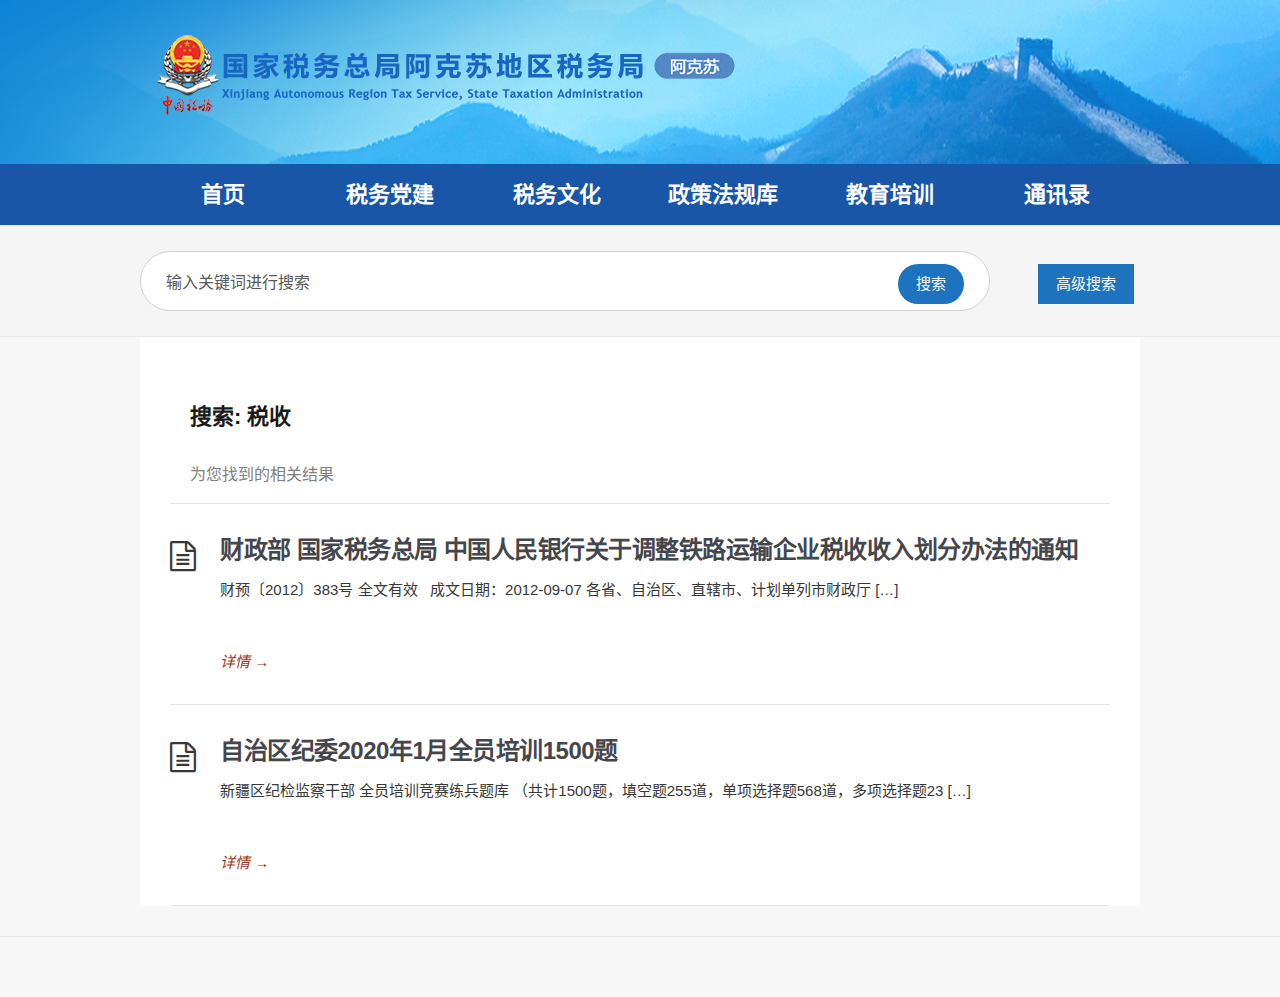
<file: Home/SearchResults.html>
<!DOCTYPE html>
<html lang="zh-CN">
  <head>
    <meta http-equiv="X-UA-Compatible" content="IE=Edge" />
    <meta charset="UTF-8" />
    <meta name="viewport" content="width=device-width" />
    <meta name="format-detection" content="telephone=no" />
    <title>国家税务总局阿克苏地区税务局文档平台</title>
    <meta name="robots" content="noindex,nofollow" />

    <link
      rel="alternate"
      type="application/rss+xml"
      title="国家税务总局阿克苏地区税务局文档平台 &raquo; Feed"
      href="http://10.0.0.175"
    />
    <script type="text/javascript">
      window._wpemojiSettings = {
        baseUrl: "https:\/\/s.w.org\/images\/core\/emoji\/13.0.1\/72x72\/",
        ext: ".png",
        svgUrl: "https:\/\/s.w.org\/images\/core\/emoji\/13.0.1\/svg\/",
        svgExt: ".svg",
        source: {
          concatemoji:
            "http:\/\/10.0.0.175\/wp-includes\/js\/wp-emoji-release.min.js?ver=5.6.2",
        },
      };
      !(function (e, a, t) {
        var n,
          r,
          o,
          i = a.createElement("canvas"),
          p = i.getContext && i.getContext("2d");
        function s(e, t) {
          var a = String.fromCharCode;
          p.clearRect(0, 0, i.width, i.height),
            p.fillText(a.apply(this, e), 0, 0);
          e = i.toDataURL();
          return (
            p.clearRect(0, 0, i.width, i.height),
            p.fillText(a.apply(this, t), 0, 0),
            e === i.toDataURL()
          );
        }
        function c(e) {
          var t = a.createElement("script");
          (t.src = e),
            (t.defer = t.type = "text/javascript"),
            a.getElementsByTagName("head")[0].appendChild(t);
        }
        for (
          o = Array("flag", "emoji"),
            t.supports = { everything: !0, everythingExceptFlag: !0 },
            r = 0;
          r < o.length;
          r++
        )
          (t.supports[o[r]] = (function (e) {
            if (!p || !p.fillText) return !1;
            switch (
              ((p.textBaseline = "top"), (p.font = "600 32px Arial"), e)
            ) {
              case "flag":
                return s(
                  [127987, 65039, 8205, 9895, 65039],
                  [127987, 65039, 8203, 9895, 65039]
                )
                  ? !1
                  : !s(
                      [55356, 56826, 55356, 56819],
                      [55356, 56826, 8203, 55356, 56819]
                    ) &&
                      !s(
                        [
                          55356,
                          57332,
                          56128,
                          56423,
                          56128,
                          56418,
                          56128,
                          56421,
                          56128,
                          56430,
                          56128,
                          56423,
                          56128,
                          56447,
                        ],
                        [
                          55356,
                          57332,
                          8203,
                          56128,
                          56423,
                          8203,
                          56128,
                          56418,
                          8203,
                          56128,
                          56421,
                          8203,
                          56128,
                          56430,
                          8203,
                          56128,
                          56423,
                          8203,
                          56128,
                          56447,
                        ]
                      );
              case "emoji":
                return !s(
                  [55357, 56424, 8205, 55356, 57212],
                  [55357, 56424, 8203, 55356, 57212]
                );
            }
            return !1;
          })(o[r])),
            (t.supports.everything = t.supports.everything && t.supports[o[r]]),
            "flag" !== o[r] &&
              (t.supports.everythingExceptFlag =
                t.supports.everythingExceptFlag && t.supports[o[r]]);
        (t.supports.everythingExceptFlag =
          t.supports.everythingExceptFlag && !t.supports.flag),
          (t.DOMReady = !1),
          (t.readyCallback = function () {
            t.DOMReady = !0;
          }),
          t.supports.everything ||
            ((n = function () {
              t.readyCallback();
            }),
            a.addEventListener
              ? (a.addEventListener("DOMContentLoaded", n, !1),
                e.addEventListener("load", n, !1))
              : (e.attachEvent("onload", n),
                a.attachEvent("onreadystatechange", function () {
                  "complete" === a.readyState && t.readyCallback();
                })),
            (n = t.source || {}).concatemoji
              ? c(n.concatemoji)
              : n.wpemoji && n.twemoji && (c(n.twemoji), c(n.wpemoji)));
      })(window, document, window._wpemojiSettings);
    </script>
    <style type="text/css">
      img.wp-smiley,
      img.emoji {
        display: inline !important;
        border: none !important;
        box-shadow: none !important;
        height: 1em !important;
        width: 1em !important;
        margin: 0 0.07em !important;
        vertical-align: -0.1em !important;
        background: none !important;
        padding: 0 !important;
      }
    </style>
    <link
      rel="stylesheet"
      id="dashicons-css"
      href="static/css/dashicons.min.css"
      type="text/css"
      media="all"
    />
    <link
      rel="stylesheet"
      id="admin-bar-css"
      href="static/css/admin-bar.min.css"
      type="text/css"
      media="all"
    />
    <link
      rel="stylesheet"
      id="wp-block-library-css"
      href="static/css/style.min.css"
      type="text/css"
      media="all"
    />
    <link
      rel="stylesheet"
      id="gutenberg-pdfjs-css"
      href="static/css/style.css"
      type="text/css"
      media="all"
    />
    <link
      rel="stylesheet"
      id="awsm-ead-public-css"
      href="static/css/embed-public.min.css"
      type="text/css"
      media="all"
    />
    <link
      rel="stylesheet"
      id="embedpress_blocks-cgb-style-css-css"
      href="static/css/blocks.style.build.css"
      type="text/css"
      media="all"
    />
    <link
      rel="stylesheet"
      id="embedpress-css"
      href="static/css/embedpress.css"
      type="text/css"
      media="all"
    />
    <link
      rel="stylesheet"
      id="shortcodes-css-css"
      href="static/css/shortcodes.css"
      type="text/css"
      media="all"
    />
    <link
      rel="stylesheet"
      id="theme-style-css"
      href="static/css/style_1.css"
      type="text/css"
      media="all"
    />
    <style id="theme-style-inline-css" type="text/css">
      /* Links */
      a,
      a:visited {
        color: #a03717;
      }
      a:hover,
      .widget a:hover,
      #primary-nav ul a:hover,
      #footer-nav a:hover,
      #breadcrumbs a:hover {
        color: #a03717;
      }

      /* Theme Color */
      #commentform #submit,
      .st_faq h2.active .action,
      .widget_categories ul span,
      .pagination .current,
      .tags a,
      .page-links span,
      #comments .comment-meta .author-badge,
      input[type="reset"],
      input[type="submit"],
      input[type="button"] {
        background: #1e73be;
      }
      #live-search #searchsubmit,
      input[type="submit"] {
        background-color: #1e73be;
      }
      .tags a:before {
        border-color: transparent #1e73be transparent transparent;
      }
    </style>
    <link
      rel="stylesheet"
      id="font-awesome-css"
      href="static/css/font-awesome.min.css"
      type="text/css"
      media="all"
    />
    <link
      rel="stylesheet"
      id="um_fonticons_ii-css"
      href="static/css/um-fonticons-ii.css"
      type="text/css"
      media="all"
    />
    <link
      rel="stylesheet"
      id="um_fonticons_fa-css"
      href="static/css/um-fonticons-fa.css"
      type="text/css"
      media="all"
    />
    <link
      rel="stylesheet"
      id="select2-css"
      href="static/css/select2.min.css"
      type="text/css"
      media="all"
    />
    <link
      rel="stylesheet"
      id="um_crop-css"
      href="static/css/um-crop.css"
      type="text/css"
      media="all"
    />
    <link
      rel="stylesheet"
      id="um_modal-css"
      href="static/css/um-modal.css"
      type="text/css"
      media="all"
    />
    <link
      rel="stylesheet"
      id="um_styles-css"
      href="static/css/um-styles.css"
      type="text/css"
      media="all"
    />
    <link
      rel="stylesheet"
      id="um_profile-css"
      href="static/css/um-profile.css"
      type="text/css"
      media="all"
    />
    <link
      rel="stylesheet"
      id="um_account-css"
      href="static/css/um-account.css"
      type="text/css"
      media="all"
    />
    <link
      rel="stylesheet"
      id="um_misc-css"
      href="static/css/um-misc.css"
      type="text/css"
      media="all"
    />
    <link
      rel="stylesheet"
      id="um_fileupload-css"
      href="static/css/um-fileupload.css"
      type="text/css"
      media="all"
    />
    <link
      rel="stylesheet"
      id="um_datetime-css"
      href="static/css/default.css"
      type="text/css"
      media="all"
    />
    <link
      rel="stylesheet"
      id="um_datetime_date-css"
      href="static/css/default.date.css"
      type="text/css"
      media="all"
    />
    <link
      rel="stylesheet"
      id="um_datetime_time-css"
      href="static/css/default.time.css"
      type="text/css"
      media="all"
    />
    <link
      rel="stylesheet"
      id="um_raty-css"
      href="static/css/um-raty.css"
      type="text/css"
      media="all"
    />
    <link
      rel="stylesheet"
      id="um_scrollbar-css"
      href="static/css/simplebar.css"
      type="text/css"
      media="all"
    />
    <link
      rel="stylesheet"
      id="um_tipsy-css"
      href="static/css/um-tipsy.css"
      type="text/css"
      media="all"
    />
    <link
      rel="stylesheet"
      id="um_responsive-css"
      href="static/css/um-responsive.css"
      type="text/css"
      media="all"
    />
    <link
      rel="stylesheet"
      id="um_default_css-css"
      href="static/css/um-old-default.css"
      type="text/css"
      media="all"
    />
    <script
      type="text/javascript"
      src="static/js/jquery.min.js"
      id="jquery-core-js"
    ></script>
    <script
      type="text/javascript"
      src="static/js/jquery-migrate.min.js"
      id="jquery-migrate-js"
    ></script>
    <script
      type="text/javascript"
      src="static/js/pdfobject.min.js"
      id="embedpress-pdfobject-js"
    ></script>
    <script
      type="text/javascript"
      src="static/js/um-gdpr.min.js"
      id="um-gdpr-js"
    ></script>
    <link
      rel="https://api.w.org/"
      href="http://10.0.0.175/index.php?rest_route=/"
    />
    <link
      rel="EditURI"
      type="application/rsd+xml"
      title="RSD"
      href="http://10.0.0.175/xmlrpc.php?rsd"
    />
    <link
      rel="wlwmanifest"
      type="application/wlwmanifest+xml"
      href="http://10.0.0.175/wp-includes/wlwmanifest.xml"
    />
    <meta name="generator" content="WordPress 5.6.2" />
    <style type="text/css">
      .um_request_name {
        display: none !important;
      }
    </style>
    <!--[if lt IE 9]><script src="static/js/html5.js"></script><![endif]-->
    <!--[if (gte IE 6)&(lte IE 8)
      ]><script src="static/js/selectivizr-min.js"></script
    ><![endif]-->
    <link
      rel="shortcut icon"
      href="http://10.0.0.175/wp-content/uploads/2021/03/aks_Favicon.png"
    />
    <style type="text/css" media="print">
      #wpadminbar {
        display: none;
      }
    </style>
    <style type="text/css" media="screen">
      /* html {
        margin-top: 32px !important;
      }
      * html body {
        margin-top: 32px !important;
      } */
      @media screen and (max-width: 782px) {
        html {
          margin-top: 46px !important;
        }
        * html body {
          margin-top: 46px !important;
        }
      }
    </style>
  </head>
  <body
    class="home blog logged-in admin-bar no-customize-support wp-embed-responsive"
  >
    <script type="text/javascript">
      (function () {
        var request,
          b = document.body,
          c = "className",
          cs = "customize-support",
          rcs = new RegExp("(^|\\s+)(no-)?" + cs + "(\\s+|$)");

        request = true;

        b[c] = b[c].replace(rcs, " ");
        // The customizer requires postMessage and CORS (if the site is cross domain).
        b[c] += (window.postMessage && request ? " " : " no-") + cs;
      })();
    </script>
    <!-- <div id="wpadminbar" class="nojq nojs">
      <div
        class="quicklinks"
        id="wp-toolbar"
        role="navigation"
        aria-label="工具栏"
      >
        <ul id="wp-admin-bar-root-default" class="ab-top-menu">
          <li id="wp-admin-bar-wp-logo" class="menupop">
            <a
              class="ab-item"
              aria-haspopup="true"
              href="http://10.0.0.175/wp-admin/about.php"
              ><span class="ab-icon"></span
              ><span class="screen-reader-text">关于WordPress</span></a
            >
            <div class="ab-sub-wrapper">
              <ul id="wp-admin-bar-wp-logo-default" class="ab-submenu">
                <li id="wp-admin-bar-about">
                  <a class="ab-item" href="http://10.0.0.175/wp-admin/about.php"
                    >关于WordPress</a
                  >
                </li>
              </ul>
              <ul
                id="wp-admin-bar-wp-logo-external"
                class="ab-sub-secondary ab-submenu"
              >
                <li id="wp-admin-bar-wporg">
                  <a class="ab-item" href="https://cn.wordpress.org/"
                    >WordPress.org</a
                  >
                </li>
                <li id="wp-admin-bar-documentation">
                  <a class="ab-item" href="https://codex.wordpress.org/"
                    >文档</a
                  >
                </li>
                <li id="wp-admin-bar-support-forums">
                  <a
                    class="ab-item"
                    href="https://cn.wordpress.org/support/forums/"
                    >支持</a
                  >
                </li>
                <li id="wp-admin-bar-feedback">
                  <a
                    class="ab-item"
                    href="https://cn.wordpress.org/support/forum/suggestions/"
                    >反馈</a
                  >
                </li>
              </ul>
            </div>
          </li>
          <li id="wp-admin-bar-site-name" class="menupop">
            <a
              class="ab-item"
              aria-haspopup="true"
              href="http://10.0.0.175/wp-admin/"
              >国家税务总局阿克苏地区税务局文档平台</a
            >
            <div class="ab-sub-wrapper">
              <ul id="wp-admin-bar-site-name-default" class="ab-submenu">
                <li id="wp-admin-bar-dashboard">
                  <a class="ab-item" href="http://10.0.0.175/wp-admin/"
                    >仪表盘</a
                  >
                </li>
              </ul>
              <ul id="wp-admin-bar-appearance" class="ab-submenu">
                <li id="wp-admin-bar-themes">
                  <a
                    class="ab-item"
                    href="http://10.0.0.175/wp-admin/themes.php"
                    >主题</a
                  >
                </li>
                <li id="wp-admin-bar-widgets">
                  <a
                    class="ab-item"
                    href="http://10.0.0.175/wp-admin/widgets.php"
                    >小工具</a
                  >
                </li>
                <li id="wp-admin-bar-menus">
                  <a
                    class="ab-item"
                    href="http://10.0.0.175/wp-admin/nav-menus.php"
                    >菜单</a
                  >
                </li>
              </ul>
            </div>
          </li>
          <li id="wp-admin-bar-customize" class="hide-if-no-customize">
            <a
              class="ab-item"
              href="http://10.0.0.175/wp-admin/customize.php?url=http%3A%2F%2F10.0.0.175%2F"
              >自定义</a
            >
          </li>
          <li id="wp-admin-bar-new-content" class="menupop">
            <a
              class="ab-item"
              aria-haspopup="true"
              href="http://10.0.0.175/wp-admin/post-new.php"
              ><span class="ab-icon"></span
              ><span class="ab-label">新建</span></a
            >
            <div class="ab-sub-wrapper">
              <ul id="wp-admin-bar-new-content-default" class="ab-submenu">
                <li id="wp-admin-bar-new-post">
                  <a
                    class="ab-item"
                    href="http://10.0.0.175/wp-admin/post-new.php"
                    >文章</a
                  >
                </li>
                <li id="wp-admin-bar-new-media">
                  <a
                    class="ab-item"
                    href="http://10.0.0.175/wp-admin/media-new.php"
                    >媒体</a
                  >
                </li>
                <li id="wp-admin-bar-new-page">
                  <a
                    class="ab-item"
                    href="http://10.0.0.175/wp-admin/post-new.php?post_type=page"
                    >页面</a
                  >
                </li>
                <li id="wp-admin-bar-new-st_faq">
                  <a
                    class="ab-item"
                    href="http://10.0.0.175/wp-admin/post-new.php?post_type=st_faq"
                    >FAQ</a
                  >
                </li>
                <li id="wp-admin-bar-new-user">
                  <a
                    class="ab-item"
                    href="http://10.0.0.175/wp-admin/user-new.php"
                    >用户</a
                  >
                </li>
              </ul>
            </div>
          </li>
        </ul>
        <ul
          id="wp-admin-bar-top-secondary"
          class="ab-top-secondary ab-top-menu"
        >
          <li id="wp-admin-bar-search" class="admin-bar-search">
            <div class="ab-item ab-empty-item" tabindex="-1">
              <form
                action="http://10.0.0.175/"
                method="get"
                id="adminbarsearch"
              >
                <input
                  class="adminbar-input"
                  name="s"
                  id="adminbar-search"
                  type="text"
                  value=""
                  maxlength="150"
                /><label for="adminbar-search" class="screen-reader-text"
                  >搜索</label
                ><input type="submit" class="adminbar-button" value="搜索" />
              </form>
            </div>
          </li>
          <li id="wp-admin-bar-my-account" class="menupop with-avatar">
            <a
              class="ab-item"
              aria-haspopup="true"
              href="http://10.0.0.175/wp-admin/profile.php"
              >您好，<span class="display-name">p2admin</span
              ><img
                src="static/picture/profile_photo-40x40.png"
                class="gravatar avatar avatar-26 um-avatar um-avatar-uploaded"
                width="26"
                height="26"
                alt="p2admin"
                data-default="http://10.0.0.175/wp-content/plugins/ultimate-member/assets/img/default_avatar.jpg"
                onerror="if ( ! this.getAttribute('data-load-error') ){ this.setAttribute('data-load-error', '1');this.setAttribute('src', this.getAttribute('data-default'));}"
            /></a>
            <div class="ab-sub-wrapper">
              <ul id="wp-admin-bar-user-actions" class="ab-submenu">
                <li id="wp-admin-bar-user-info">
                  <a
                    class="ab-item"
                    tabindex="-1"
                    href="http://10.0.0.175/wp-admin/profile.php"
                    ><img
                      src="static/picture/profile_photo-80x80.png"
                      class="gravatar avatar avatar-64 um-avatar um-avatar-uploaded"
                      width="64"
                      height="64"
                      alt="p2admin"
                      data-default="http://10.0.0.175/wp-content/plugins/ultimate-member/assets/img/default_avatar.jpg"
                      onerror="if ( ! this.getAttribute('data-load-error') ){ this.setAttribute('data-load-error', '1');this.setAttribute('src', this.getAttribute('data-default'));}"
                    /><span class="display-name">p2admin</span></a
                  >
                </li>
                <li id="wp-admin-bar-edit-profile">
                  <a
                    class="ab-item"
                    href="http://10.0.0.175/wp-admin/profile.php"
                    >编辑个人资料</a
                  >
                </li>
                <li id="wp-admin-bar-logout">
                  <a
                    class="ab-item"
                    href="http://10.0.0.175/wp-login.php?action=logout&#038;_wpnonce=5e447c0cf1"
                    >注销</a
                  >
                </li>
              </ul>
            </div>
          </li>
        </ul>
      </div>
      <a
        class="screen-reader-shortcut"
        href="http://10.0.0.175/wp-login.php?action=logout&#038;_wpnonce=5e447c0cf1"
        >注销</a
      >
    </div> -->

    <!-- #site-container -->
    <div id="site-container" class="clearfix">
      <!-- #primary-nav-mobile -->
      <nav id="primary-nav-mobile">
        <a class="menu-toggle clearfix" href="#"
          ><i class="fa fa-reorder"></i
        ></a>
        <ul id="mobile-menu" class="clearfix">
          <li
            id="menu-item-10"
            class="menu-item menu-item-type-custom menu-item-object-custom menu-item-10"
          >
            <a href="./index.html">首页</a>
          </li>
          <li
            id="menu-item-20"
            class="menu-item menu-item-type-taxonomy menu-item-object-category menu-item-has-children menu-item-20"
          >
            <a href="./TaxParty.html">税务党建</a>
          </li>
          <li
            id="menu-item-21"
            class="menu-item menu-item-type-taxonomy menu-item-object-category menu-item-has-children menu-item-21"
          >
            <a href="./TaxCulture.html">税务文化</a>
          </li>
          <li
            id="menu-item-19"
            class="menu-item menu-item-type-taxonomy menu-item-object-category menu-item-19"
          >
            <a href="javascript:;">政策法规库</a>
          </li>
          <li
            id="menu-item-22"
            class="menu-item menu-item-type-taxonomy menu-item-object-category menu-item-has-children menu-item-22"
          >
            <a href="javascript:;">教育培训</a>
          </li>

          <li
            id="menu-item-3118"
            class="menu-item menu-item-type-post_type menu-item-object-page menu-item-3118"
          >
            <a href="javascript:;">通讯录</a>
          </li>
        </ul>
      </nav>
      <!-- /#primary-nav-mobile -->

      <!-- #header -->
      <header id="site-header" class="clearfix" role="banner">
        <div class="ht-container">
          <!-- #logo -->
          <div id="logo">
            <h1>
              <a
                title="国家税务总局阿克苏地区税务局文档平台"
                href="./index.html"
              >
                <img
                  alt="国家税务总局阿克苏地区税务局文档平台"
                  src="static/picture/aks_logo.png"
                />
              </a>
            </h1>
          </div>
          <!-- /#logo -->

          <!-- #primary-nav -->
          <nav id="primary-nav" role="navigation" class="clearfix">
            <ul
              id="menu-%e4%b8%bb%e8%8f%9c%e5%8d%95"
              class="nav sf-menu clearfix"
            >
              <li
                id="menu-item-10"
                class="menu-item menu-item-type-custom menu-item-object-custom menu-item-10"
              >
                <a href="./index.html">首页</a>
              </li>
              <li
                id="menu-item-20"
                class="menu-item menu-item-type-taxonomy menu-item-object-category menu-item-has-children menu-item-20"
              >
                <a href="./TaxParty.html">税务党建</a>
              </li>
              <li
                id="menu-item-21"
                class="menu-item menu-item-type-taxonomy menu-item-object-category menu-item-has-children menu-item-21"
              >
                <a href="./TaxCulture.html">税务文化</a>
              </li>
              <li
                id="menu-item-19"
                class="menu-item menu-item-type-taxonomy menu-item-object-category menu-item-19"
              >
                <a href="javascript:;">政策法规库</a>
              </li>
              <li
                id="menu-item-22"
                class="menu-item menu-item-type-taxonomy menu-item-object-category menu-item-has-children menu-item-22"
              >
                <a href="javascript:;">教育培训</a>
              </li>

              <li
                id="menu-item-3118"
                class="menu-item menu-item-type-post_type menu-item-object-page menu-item-3118"
              >
                <a href="javascript:;">通讯录</a>
              </li>
            </ul>
          </nav>
          <!-- #primary-nav -->
        </div>
      </header>
      <!-- /#header -->

      <!-- #live-search -->
      <div id="live-search">
        <div class="ht-container">
          <div id="search-wrap">
            <form
              role="search"
              method="get"
              id="searchform"
              class="clearfix"
              action="http://10.0.0.175/"
            >
              <input
                type="text"
                onfocus="if (this.value == '输入关键词进行搜索') {this.value = '';}"
                onblur="if (this.value == '')  {this.value = '输入关键词进行搜索';}"
                value="输入关键词进行搜索"
                name="s"
                id="s"
                autocapitalize="off"
                autocorrect="off"
                autocomplete="off"
              />
              <i class="live-search-loading fa fa-spinner fa-spin"></i>
              <span
                id="searchsubmit"
                action="./AdvancedSearch.html"
                onclick='javascrtpt:window.location.href="./AdvancedSearch.html"'
              >
                高级搜索
              </span>
              <span
                id="searchsubmit1"
                onclick='javascrtpt:window.location.href="./SearchResults.html"'
              >
                搜索
              </span>
            </form>
          </div>
        </div>
      </div>
      <!-- /#live-search -->

      <!-- #primary -->
      <div id="primary" class="sidebar-off clearfix">
        <!-- .ht-container -->
        <div class="ht-container">
          <!-- #content -->
          <section id="content" role="main">
            <!-- #page-header -->
            <header id="page-header" class="clearfix">
                       
              <h1 class="page-title">搜索: <span>税收</span></h1>
                       
              <p>为您找到的相关结果</p>
            </header>
            <!-- /#page-header -->
            <article
              id="post-3248"
              class="clearfix post-3248 post type-post status-publish format-standard hentry category-policy category-46"
            >
              <h2 class="entry-title">
                <a rel="bookmark" href="./ArticleContent.html"
                  >财政部 国家税务总局
                  中国人民银行关于调整铁路运输企业税收收入划分办法的通知</a
                >
              </h2>

              <div class="entry-content">
                <p>
                  财预〔2012〕383号 全文有效   成文日期：2012-09-07
                  各省、自治区、直辖市、计划单列市财政厅 [&hellip;]
                </p>
              </div>

               <a
                href="./ArticleContent.html"
                class="readmore"
                title="财政部 国家税务总局 中国人民银行关于调整铁路运输企业税收收入划分办法的通知"
                >详情<span> &rarr;</span></a
              >
            </article>
            <article
              id="post-2074"
              class="clearfix post-2074 post type-post status-publish format-standard hentry category-education category-dailywork category-61"
            >
              <h2 class="entry-title">
                <a rel="bookmark" href="./ArticleContent.html"
                  >自治区纪委2020年1月全员培训1500题</a
                >
              </h2>

              <div class="entry-content">
                <p>
                  新疆区纪检监察干部 全员培训竞赛练兵题库
                  （共计1500题，填空题255道，单项选择题568道，多项选择题23
                  [&hellip;]
                </p>
              </div>

               <a
                href="./ArticleContent.html"
                class="readmore"
                title="自治区纪委2020年1月全员培训1500题"
                >详情<span> &rarr;</span></a
              >
            </article>
          </section>

          <!-- #content -->
        </div>
        <!-- /.ht-container -->
      </div>
      <!-- #primary -->

      <!-- #footer-widgets -->
      <!-- /#footer-widgets -->

      <!-- #site-footer -->
      <footer id="site-footer" class="clearfix" role="contentinfo">
        <div class="ht-container">
          <small id="copyright"> </small>
        </div>
        <!-- /.ht-container -->
      </footer>
      <!-- /#site-footer -->

      <!-- /#site-container -->
    </div>

    <div id="um_upload_single" style="display: none"></div>
    <div id="um_view_photo" style="display: none">
      <a
        href="javascript:void(0);"
        data-action="um_remove_modal"
        class="um-modal-close"
        aria-label="选择照片查看模式"
      >
        <i class="um-faicon-times"></i>
      </a>

      <div class="um-modal-body photo">
        <div class="um-modal-photo"></div>
      </div>
    </div>
    <script type="text/javascript">
      jQuery(document).ready(function () {
        jQuery("#live-search #s").liveSearch({
          url: "http://10.0.0.175/index.php?ajax=1&s=",
        });
      });
    </script>
    <script
      type="text/javascript"
      src="static/js/hoverintent-js.min.js"
      id="hoverintent-js-js"
    ></script>
    <script
      type="text/javascript"
      src="static/js/admin-bar.min.js"
      id="admin-bar-js"
    ></script>
    <script
      type="text/javascript"
      src="static/js/pdfobject.min.js"
      id="awsm-ead-pdf-object-js"
    ></script>
    <script type="text/javascript" id="awsm-ead-public-js-extra">
      /* <![CDATA[ */
      var eadPublic = [];
      /* ]]> */
    </script>
    <script
      type="text/javascript"
      src="static/js/embed-public.min.js"
      id="awsm-ead-public-js"
    ></script>
    <script
      type="text/javascript"
      src="static/js/front.js"
      id="embedpress-front-js"
    ></script>
    <script
      type="text/javascript"
      src="static/js/shortcodes.js"
      id="shortcodes-js-js"
    ></script>
    <script
      type="text/javascript"
      src="static/js/functions.js"
      id="st_theme_custom-js"
    ></script>
    <script
      type="text/javascript"
      src="static/js/select2.full.min.js"
      id="select2-js"
    ></script>
    <script
      type="text/javascript"
      src="static/js/underscore.min.js"
      id="underscore-js"
    ></script>
    <script type="text/javascript" id="wp-util-js-extra">
      /* <![CDATA[ */
      var _wpUtilSettings = { ajax: { url: "\/wp-admin\/admin-ajax.php" } };
      /* ]]> */
    </script>
    <script
      type="text/javascript"
      src="static/js/wp-util.min.js"
      id="wp-util-js"
    ></script>
    <script
      type="text/javascript"
      src="static/js/um-crop.min.js"
      id="um_crop-js"
    ></script>
    <script
      type="text/javascript"
      src="static/js/um-modal.min.js"
      id="um_modal-js"
    ></script>
    <script
      type="text/javascript"
      src="static/js/um-jquery-form.min.js"
      id="um_jquery_form-js"
    ></script>
    <script
      type="text/javascript"
      src="static/js/um-fileupload.min.js"
      id="um_fileupload-js"
    ></script>
    <script
      type="text/javascript"
      src="static/js/picker.js"
      id="um_datetime-js"
    ></script>
    <script
      type="text/javascript"
      src="static/js/picker.date.js"
      id="um_datetime_date-js"
    ></script>
    <script
      type="text/javascript"
      src="static/js/picker.time.js"
      id="um_datetime_time-js"
    ></script>
    <script
      type="text/javascript"
      src="static/js/zh_cn.js"
      id="um_datetime_locale-js"
    ></script>
    <script
      type="text/javascript"
      src="static/js/wp-polyfill.min.js"
      id="wp-polyfill-js"
    ></script>
    <script type="text/javascript" id="wp-polyfill-js-after">
      "fetch" in window ||
        document.write(
          '<script src="static/js/wp-polyfill-fetch.min.js"></scr' + "ipt>"
        );
      document.contains ||
        document.write(
          '<script src="static/js/wp-polyfill-node-contains.min.js"></scr' +
            "ipt>"
        );
      window.DOMRect ||
        document.write(
          '<script src="static/js/wp-polyfill-dom-rect.min.js"></scr' + "ipt>"
        );
      (window.URL && window.URL.prototype && window.URLSearchParams) ||
        document.write(
          '<script src="static/js/wp-polyfill-url.min.js"></scr' + "ipt>"
        );
      (window.FormData && window.FormData.prototype.keys) ||
        document.write(
          '<script src="static/js/wp-polyfill-formdata.min.js"></scr' + "ipt>"
        );
      (Element.prototype.matches && Element.prototype.closest) ||
        document.write(
          '<script src="static/js/wp-polyfill-element-closest.min.js"></scr' +
            "ipt>"
        );
    </script>
    <script
      type="text/javascript"
      src="static/js/i18n.min.js"
      id="wp-i18n-js"
    ></script>
    <script
      type="text/javascript"
      src="static/js/um-raty.min.js"
      id="um_raty-js"
    ></script>
    <script
      type="text/javascript"
      src="static/js/um-tipsy.min.js"
      id="um_tipsy-js"
    ></script>
    <script
      type="text/javascript"
      src="static/js/imagesloaded.min.js"
      id="imagesloaded-js"
    ></script>
    <script
      type="text/javascript"
      src="static/js/masonry.min.js"
      id="masonry-js"
    ></script>
    <script
      type="text/javascript"
      src="static/js/jquery.masonry.min.js"
      id="jquery-masonry-js"
    ></script>
    <script
      type="text/javascript"
      src="static/js/simplebar.min.js"
      id="um_scrollbar-js"
    ></script>
    <script
      type="text/javascript"
      src="static/js/um-functions.min.js"
      id="um_functions-js"
    ></script>
    <script
      type="text/javascript"
      src="static/js/um-responsive.min.js"
      id="um_responsive-js"
    ></script>
    <script
      type="text/javascript"
      src="static/js/hooks.min.js"
      id="wp-hooks-js"
    ></script>
    <script
      type="text/javascript"
      src="static/js/um-conditional.min.js"
      id="um_conditional-js"
    ></script>
    <script type="text/javascript" id="um_scripts-js-extra">
      /* <![CDATA[ */
      var um_scripts = { nonce: "76e5bfdc64" };
      /* ]]> */
    </script>
    <script
      type="text/javascript"
      src="static/js/um-scripts.min.js"
      id="um_scripts-js"
    ></script>
    <script
      type="text/javascript"
      src="static/js/um-profile.min.js"
      id="um_profile-js"
    ></script>
    <script
      type="text/javascript"
      src="static/js/um-account.min.js"
      id="um_account-js"
    ></script>
    <script
      type="text/javascript"
      src="static/js/jquery.livesearch.js"
      id="st_live_search-js"
    ></script>
    <script type="text/javascript">
      jQuery(window).on("load", function () {
        jQuery('input[name="um_request"]').val("");
      });
    </script>
    <!-- Code injected by live-server -->
    <script type="text/javascript">
      // <![CDATA[  <-- For SVG support
      if ("WebSocket" in window) {
        (function () {
          function refreshCSS() {
            var sheets = [].slice.call(document.getElementsByTagName("link"));
            var head = document.getElementsByTagName("head")[0];
            for (var i = 0; i < sheets.length; ++i) {
              var elem = sheets[i];
              var parent = elem.parentElement || head;
              parent.removeChild(elem);
              var rel = elem.rel;
              if (
                (elem.href && typeof rel != "string") ||
                rel.length == 0 ||
                rel.toLowerCase() == "stylesheet"
              ) {
                var url = elem.href.replace(/(&|\?)_cacheOverride=\d+/, "");
                elem.href =
                  url +
                  (url.indexOf("?") >= 0 ? "&" : "?") +
                  "_cacheOverride=" +
                  new Date().valueOf();
              }
              parent.appendChild(elem);
            }
          }
          var protocol =
            window.location.protocol === "http:" ? "ws://" : "wss://";
          var address =
            protocol + window.location.host + window.location.pathname + "/ws";
          var socket = new WebSocket(address);
          socket.onmessage = function (msg) {
            if (msg.data == "reload") window.location.reload();
            else if (msg.data == "refreshcss") refreshCSS();
          };
          if (
            sessionStorage &&
            !sessionStorage.getItem("IsThisFirstTime_Log_From_LiveServer")
          ) {
            console.log("Live reload enabled.");
            sessionStorage.setItem("IsThisFirstTime_Log_From_LiveServer", true);
          }
        })();
      } else {
        console.error(
          "Upgrade your browser. This Browser is NOT supported WebSocket for Live-Reloading."
        );
      }
      // ]]>
    </script>
  </body>
</html>
</file>
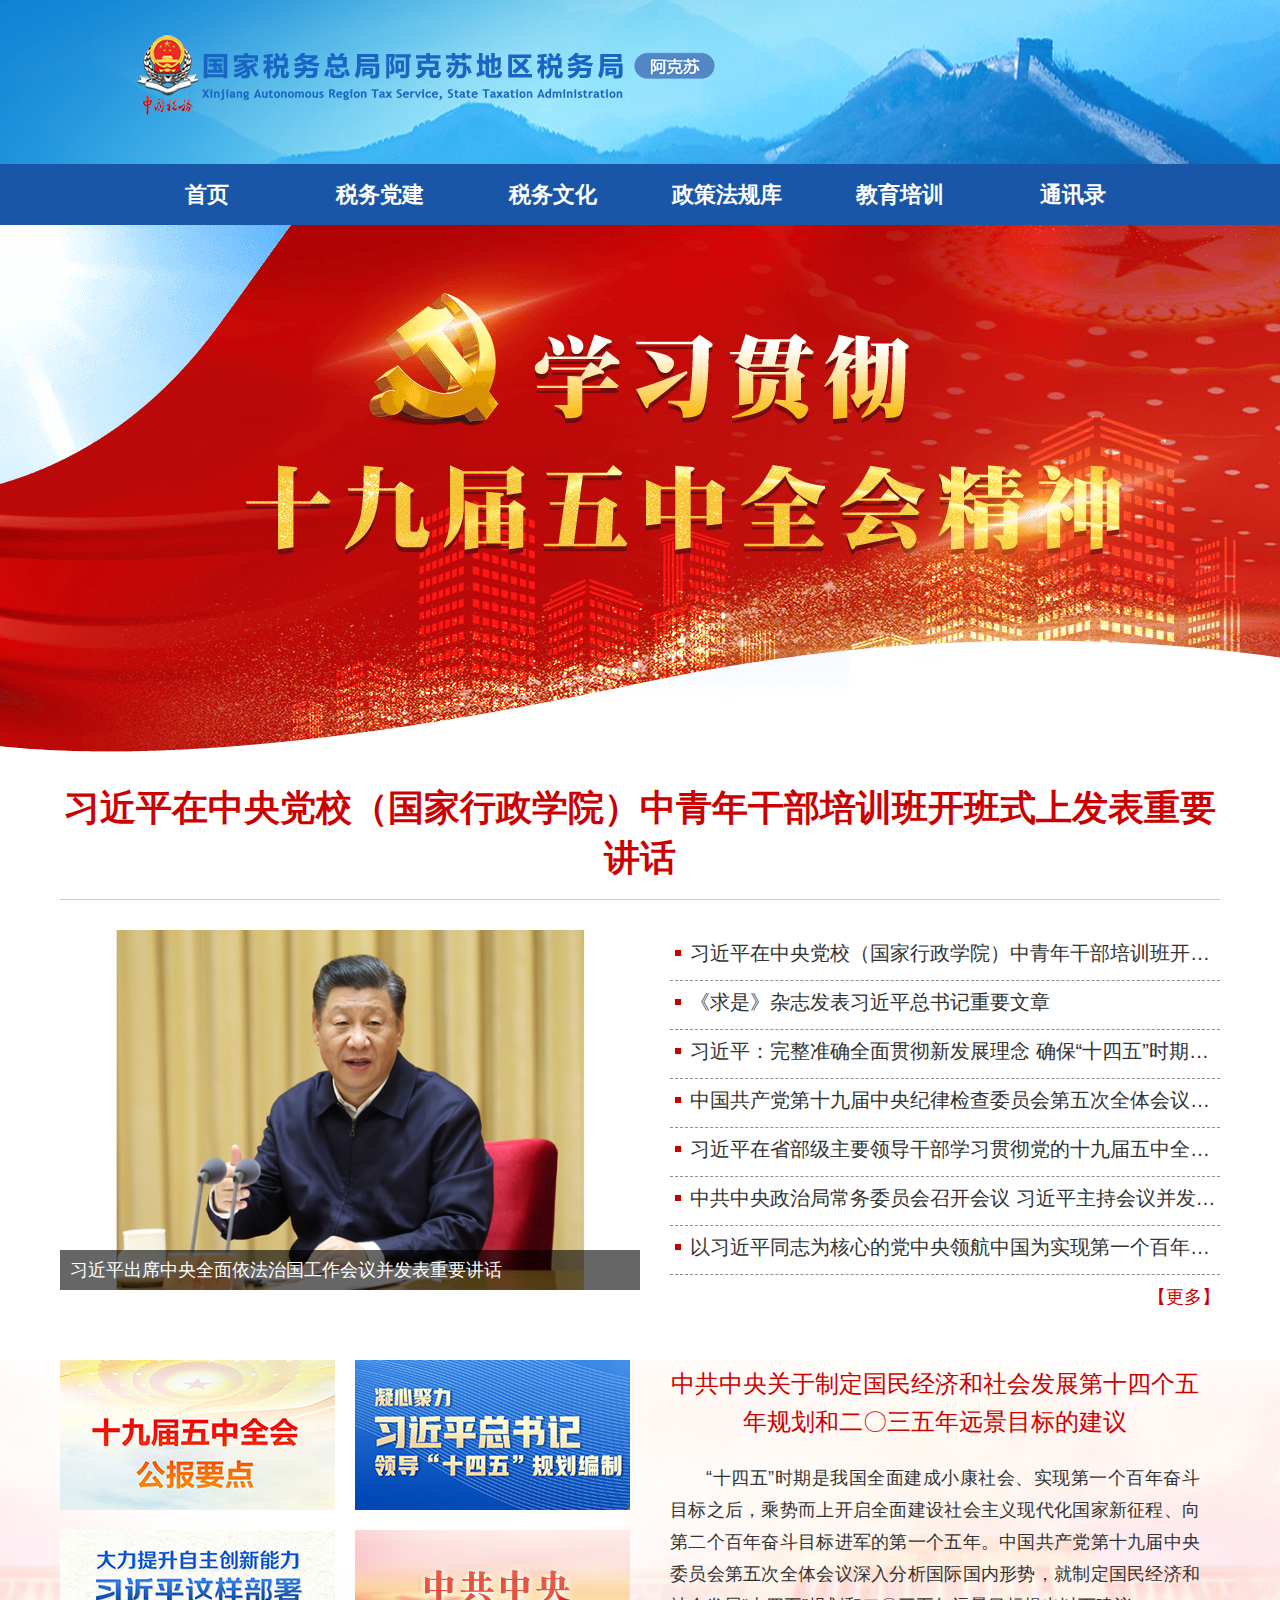
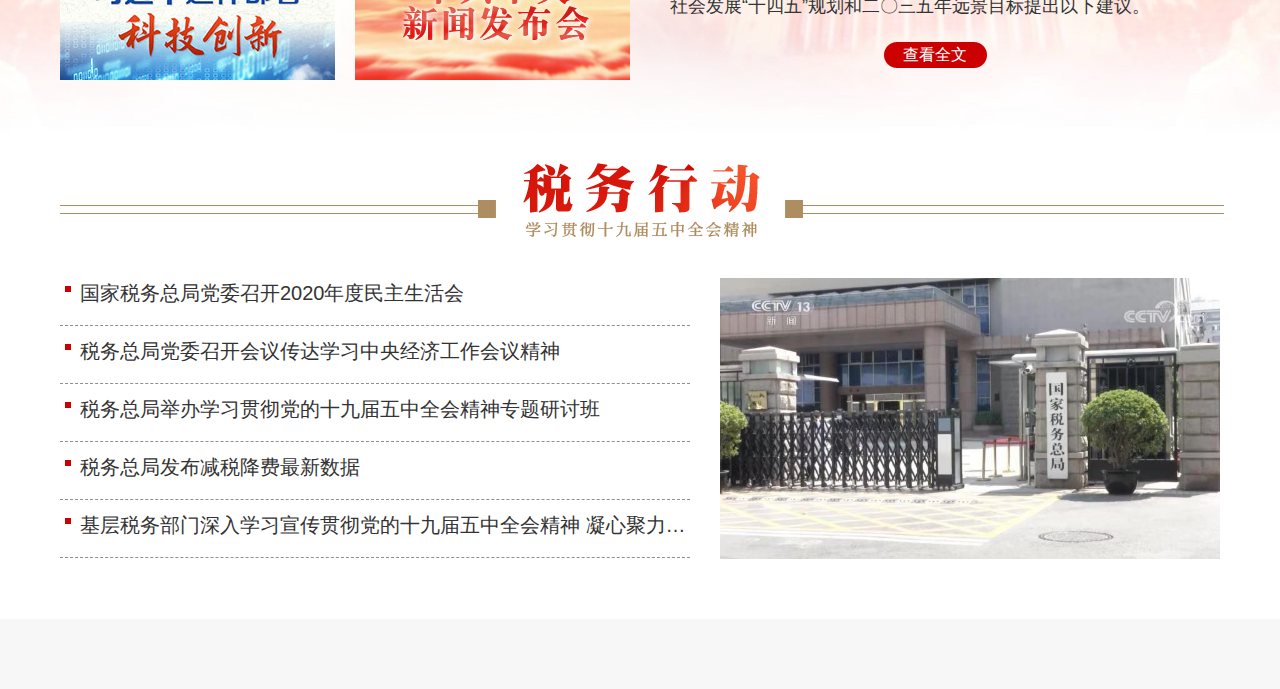
<file: Home/TaxCulture.html>
<!DOCTYPE html>
<html lang="en">
  <head>
    <meta http-equiv="Content-Type" content="text/html; charset=UTF-8" />
    <meta name="viewport" content="width=device-width, initial-scale=1.0" />
    <meta http-equiv="X-UA-Compatible" content="ie=edge" />

    <meta name="SiteName" content="国家税务总局" />
    <meta name="SiteDomain" content="http://www.chinatax.gov.cn" />
    <meta name="SiteIDCode" content="bm29000002" />
    <meta name="ColumnName" content="学习贯彻十九届五中全会精神" />
    <meta name="ColumnDescription" content="学习贯彻十九届五中全会精神" />
    <meta name="ColumnKeywords" content="学习贯彻十九届五中全会精神" />
    <meta name="ColumnType" content="学习贯彻十九届五中全会精神" />

    <meta name="others" content="页面生成时间 2021-03-01 20:04:46" />
    <title>学习贯彻十九届五中全会精神</title>
    <meta name="keywords" content="学习贯彻十九届五中全会精神" />
    <meta name="description" content="学习贯彻十九届五中全会精神" />
    <link rel="stylesheet" href="static/css/style_1.css" />
    <link rel="stylesheet" href="static/css/idangerous.swiper.css" />
    <link rel="stylesheet" href="static/css/sjjwzqh.css" />

    <script src="static/js/jquery.min.js"></script>
    <script src="static/js/idangerous.swiper.min.js"></script>
  </head>
  <body>
    <header id="site-header" class="clearfix" role="banner">
      <div class="ht-container">
        <!-- #logo -->
        <div id="logo">
          <h1>
            <a title="国家税务总局阿克苏地区税务局文档平台" href="./index.html">
              <img
                alt="国家税务总局阿克苏地区税务局文档平台"
                src="static/picture/aks_logo.png"
              />
            </a>
          </h1>
        </div>
        <!-- /#logo -->

        <!-- #primary-nav -->
        <nav id="primary-nav" role="navigation" class="clearfix">
          <ul
            id="menu-%e4%b8%bb%e8%8f%9c%e5%8d%95"
            class="nav sf-menu clearfix"
          >
            <li
              id="menu-item-10"
              class="menu-item menu-item-type-custom menu-item-object-custom menu-item-10"
            >
              <a href="./index.html">首页</a>
            </li>
            <li
              id="menu-item-20"
              class="menu-item menu-item-type-taxonomy menu-item-object-category menu-item-has-children menu-item-20"
            >
              <a href="javascript:;">税务党建</a>
            </li>
            <li
              id="menu-item-21"
              class="menu-item menu-item-type-taxonomy menu-item-object-category menu-item-has-children menu-item-21"
            >
              <a href="./TaxCulture.html">税务文化</a>
            </li>
            <li
              id="menu-item-19"
              class="menu-item menu-item-type-taxonomy menu-item-object-category menu-item-19"
            >
              <a href="javascript:;">政策法规库</a>
            </li>
            <li
              id="menu-item-22"
              class="menu-item menu-item-type-taxonomy menu-item-object-category menu-item-has-children menu-item-22"
            >
              <a href="javascript:;">教育培训</a>
            </li>

            <li
              id="menu-item-3118"
              class="menu-item menu-item-type-post_type menu-item-object-page menu-item-3118"
            >
              <a href="javascript:;">通讯录</a>
            </li>
          </ul>
        </nav>
        <!-- #primary-nav -->
      </div>
    </header>
    <!-- <div class="logo">
      <a href="/" target="_blank"><img src="static/picture/zt_logo.png" /></a>
      <style>
        .logo {
          position: absolute;
          width: auto;
          left: 50%;
          top: 10px;
          margin-left: -600px;
          z-index: 999;
        }
        .logo a {
          display: block;
        }
        @media screen and (max-width: 768px) {
          .logo {
            left: 2%;
            top: 5px;
            margin-left: 0;
          }
          .logo a {
            width: 150px;
            height: auto;
          }
          .logo a img {
            width: 150px;
          }
        }
        @media screen and (max-width: 480px) {
          .logo a {
            width: 100px;
            height: auto;
          }
          .logo a img {
            width: 100px;
          }
        }
      </style>
    </div> -->
    <div class="sjjwzqh-banner"></div>
    <!-- 头条 -->
    <div class="sjjwzqh-section sjjwzqh-top-news">
      <div class="sjjwzqh-container clearfix">
        <a
          href="http://www.xinhuanet.com/politics/leaders/2021-03/01/c_1127154621.htm"
          target="_blank"
          >习近平在中央党校（国家行政学院）中青年干部培训班开班式上发表重要讲话</a
        >
      </div>
    </div>
    <!-- 图片新闻 c101717 & 时政新闻 c101707 -->
    <div class="sjjwzqh-section picsnews">
      <div class="sjjwzqh-container clearfix">
        <div class="sjjwzqh-pic-news">
          <a href="javascript:;" class="sjjwzqh-prev-btn"></a>
          <a href="javascript:;" class="sjjwzqh-next-btn"></a>
          <div class="sjjwzqh-pic-swiper">
            <a href="javascript:;" class="sjjwzqh-prev-btn"></a>
            <a href="javascript:;" class="sjjwzqh-next-btn"></a>
            <div class="swiper-wrapper">
              <div class="swiper-slide">
                <div class="img-box">
                  <a
                    href="http://www.xinhuanet.com/politics/leaders/2020-11/17/c_1126751678.htm"
                    target="_blank"
                    title="习近平出席中央全面依法治国工作会议并发表重要讲话"
                  >
                    <img
                      src="static/picture/8ef8bbca31ce4b02ab26b9d618042ff0.jpg
"
                      alt=""
                    />
                  </a>
                </div>
                <div class="bottom-title">
                  <a
                    href="http://www.xinhuanet.com/politics/leaders/2020-11/17/c_1126751678.htm"
                    target="_blank"
                    title="习近平出席中央全面依法治国工作会议并发表重要讲话"
                    >习近平出席中央全面依法治国工作会议并发表重要讲话</a
                  >
                </div>
              </div>
              <div class="swiper-slide">
                <div class="img-box">
                  <a
                    href="http://www.xinhuanet.com/politics/leaders/2020-10/30/c_1126678866.htm"
                    target="_blank"
                    title="中共中央召开党外人士座谈会征求对中共中央关于制定国民经济和社会发展第十四个五年规划和2035年远景目标的建议的意见 习近平主持并发表重要讲话"
                  >
                    <img
                      src="static/picture/c53ae3287426486388e2374603eb4807.jpg
"
                      alt=""
                    />
                  </a>
                </div>
                <div class="bottom-title">
                  <a
                    href="http://www.xinhuanet.com/politics/leaders/2020-10/30/c_1126678866.htm"
                    target="_blank"
                    title="中共中央召开党外人士座谈会征求对中共中央关于制定国民经济和社会发展第十四个五年规划和2035年远景目标的建议的意见 习近平主持并发表重要讲话"
                    >中共中央召开党外人士座谈会征求对中共中央关于制定国民经济和社会发展第十四个五年规划和2035年远景目标的建议的意见
                    习近平主持并发表重要讲话</a
                  >
                </div>
              </div>
              <div class="swiper-slide">
                <div class="img-box">
                  <a
                    href="http://www.xinhuanet.com/politics/2020-10/29/c_1126674147.htm"
                    target="_blank"
                    title="中国共产党第十九届中央委员会第五次全体会议公报"
                  >
                    <img
                      src="static/picture/12fde457649d436e9faa9c2af0713bf8.jpg
"
                      alt=""
                    />
                  </a>
                </div>
                <div class="bottom-title">
                  <a
                    href="http://www.xinhuanet.com/politics/2020-10/29/c_1126674147.htm"
                    target="_blank"
                    title="中国共产党第十九届中央委员会第五次全体会议公报"
                    >中国共产党第十九届中央委员会第五次全体会议公报</a
                  >
                </div>
              </div>
            </div>
            <div class="pagination"></div>
          </div>
        </div>
        <div class="sjjwzqh-right-news">
          <div class="sjjwzqh-list">
            <ul>
              <li>
                <a
                  href="http://www.xinhuanet.com/politics/leaders/2021-03/01/c_1127154621.htm"
                  target="_blank"
                  title="习近平在中央党校（国家行政学院）中青年干部培训班开班式上发表重要讲话"
                  >习近平在中央党校（国家行政学院）中青年干部培训班开班式上发表重要讲话</a
                >
              </li>

              <li>
                <a
                  href="http://www.xinhuanet.com/politics/2021-02/28/c_1127149711.htm"
                  target="_blank"
                  title="《求是》杂志发表习近平总书记重要文章"
                  >《求是》杂志发表习近平总书记重要文章</a
                >
              </li>

              <li>
                <a
                  href="http://www.xinhuanet.com/politics/leaders/2021-01/29/c_1127042572.htm"
                  target="_blank"
                  title="习近平：完整准确全面贯彻新发展理念 确保“十四五”时期我国发展开好局起好步"
                  >习近平：完整准确全面贯彻新发展理念
                  确保“十四五”时期我国发展开好局起好步</a
                >
              </li>

              <li>
                <a
                  href="http://www.xinhuanet.com/politics/2021-01/24/c_1127019059.htm"
                  target="_blank"
                  title="中国共产党第十九届中央纪律检查委员会第五次全体会议公报"
                  >中国共产党第十九届中央纪律检查委员会第五次全体会议公报</a
                >
              </li>

              <li>
                <a
                  href="http://www.xinhuanet.com/politics/leaders/2021-01/11/c_1126970918.htm"
                  target="_blank"
                  title="习近平在省部级主要领导干部学习贯彻党的十九届五中全会精神专题研讨班开班式上发表重要讲话"
                  >习近平在省部级主要领导干部学习贯彻党的十九届五中全会精神专题研讨班开班式上发表重要讲话</a
                >
              </li>

              <li>
                <a
                  href="http://www.xinhuanet.com/politics/leaders/2021-01/07/c_1126957353.htm"
                  target="_blank"
                  title="中共中央政治局常务委员会召开会议 习近平主持会议并发表重要讲话"
                  >中共中央政治局常务委员会召开会议
                  习近平主持会议并发表重要讲话</a
                >
              </li>

              <li>
                <a
                  href="http://www.xinhuanet.com/2021-01/03/c_1126940730.htm"
                  target="_blank"
                  title="以习近平同志为核心的党中央领航中国为实现第一个百年奋斗目标而奋勇拼搏纪实"
                  >以习近平同志为核心的党中央领航中国为实现第一个百年奋斗目标而奋勇拼搏纪实</a
                >
              </li>
            </ul>
            <a
              href="/chinatax/n810219/n810744/c101706/c101707/index.html"
              target="_blank"
              class="sjjwzqh-more-btn"
              >【更多】</a
            >
          </div>
        </div>
      </div>
    </div>

    <!--  公报等外链 -->
    <div class="sjjwzqh-section sjjwzqh-links">
      <div class="sjjwzqh-container clearfix">
        <div class="sjjwzqh-links-left">
          <div class="sjjwzqh-links-list">
            <ul class="clearfix">
              <li>
                <a
                  href="http://cpc.people.com.cn/n1/2020/1029/c164113-31911575.html"
                  target="_blank"
                >
                  <img src="static/picture/sjjwz_01.jpg" />
                </a>
              </li>
              <li>
                <a
                  href="http://politics.people.com.cn/GB/8198/433858/"
                  target="_blank"
                >
                  <img src="static/picture/sjjwz_02.jpg" />
                </a>
              </li>
              <li>
                <a
                  href="http://cpc.people.com.cn/n1/2020/1028/c164113-31909863.html"
                  target="_blank"
                >
                  <img src="static/picture/sjjwz_03.jpg" />
                </a>
              </li>
              <li>
                <a
                  href="http://www.xinhuanet.com/politics/nscf20201030/zb1/index.htm"
                  target="_blank"
                >
                  <img src="static/picture/sjjwz_04.jpg" />
                </a>
              </li>
            </ul>
          </div>
        </div>
        <!-- 中央建议 -->
        <div class="sjjwzqh-zyjj">
          <h3 class="sjjwzqh-zyjj-title">
            中共中央关于制定国民经济和社会发展第十四个五年规划和二〇三五年远景目标的建议
          </h3>
          <div class="sjjwzqh-zyjj-content">
            <p>
              “十四五”时期是我国全面建成小康社会、实现第一个百年奋斗目标之后，乘势而上开启全面建设社会主义现代化国家新征程、向第二个百年奋斗目标进军的第一个五年。中国共产党第十九届中央委员会第五次全体会议深入分析国际国内形势，就制定国民经济和社会发展“十四五”规划和二〇三五年远景目标提出以下建议。
            </p>
          </div>
          <a
            href="/chinatax/n810219/n810744/c101706/c101708/c5158666/content.html"
            target="_blank"
            class="sjjwzqh-more-btn_zyjj"
            >查看全文</a
          >
        </div>
      </div>
    </div>
    <!-- 图解 c101709 -->
    <!-- <div class="sjjwzqh-section sjjwzqh-tj">
      <div class="sjjwzqh-container clearfix">
        <div class="sjjwzqh-title">
          <a
            href="/chinatax/n810219/n810744/c101706/c101709/index.html"
            target="_blank"
          >
            <img src="static/picture/sjjwz_title_01.png" alt="" />
          </a>
        </div>
        <div class="sjjwzqh-tj-swiper">
          <a href="javascript:;" class="sjjwzqh-prev-btn"></a>
          <a href="javascript:;" class="sjjwzqh-next-btn"></a>
          <div class="swiper-wrapper">
            <div class="swiper-slide">
              <div class="img-box">
                <a
                  href="/chinatax/n810219/n810744/c101706/c101709/c5158597/content.html"
                  target="_blank"
                  title="十九届五中全会公报中，这些提法令人关注"
                >
                  <img
                    src="static/picture/98252ddc133e46c7b22ef377092e10fd.jpg
"
                    alt=""
                  />
                </a>
              </div>
            </div>
            <div class="swiper-slide">
              <div class="img-box">
                <a
                  href="/chinatax/n810219/n810744/c101706/c101709/c5158599/content.html"
                  target="_blank"
                  title="知识点！十九届五中全会这样安排“十四五”"
                >
                  <img
                    src="static/picture/c2d0fb91ff8f4711b02975527bfef6be.jpg
"
                    alt=""
                  />
                </a>
              </div>
            </div>
            <div class="swiper-slide">
              <div class="img-box">
                <a
                  href="/chinatax/n810219/n810744/c101706/c101709/c5158586/content.html"
                  target="_blank"
                  title="“十三五”干得怎么样？这些数据说明问题"
                >
                  <img
                    src="static/picture/6b8a7576533b43b5bbd1da502f1a17eb.jpg
"
                    alt=""
                  />
                </a>
              </div>
            </div>
          </div>
        </div>
      </div>
    </div> -->

    <!-- 解读评论 c101710 -->
    <!-- <div class="sjjwzqh-section sjjwzqh-jdpl">
      <div class="sjjwzqh-container clearfix">
        <div class="sjjwzqh-title">
          <a
            href="/chinatax/n810219/n810744/c101706/c101710/index.html"
            target="_blank"
          >
            <img src="static/picture/sjjwz_title_02.png" alt="" />
          </a>
        </div>
        <div class="sjjwzqh-list-2">
          <ul class="clearfix">
            <li>
              <a
                href="/chinatax/n810219/n810744/c101706/c101710/c5160452/content.html"
                target="_blank"
                title="[人民日报]紧扣推动高质量发展的主题"
                >[人民日报]紧扣推动高质量发展的主题</a
              >
            </li>

            <li>
              <a
                href="/chinatax/n810219/n810744/c101706/c101710/c5159764/content.html"
                target="_blank"
                title="[人民日报]完善上下贯通、执行有力的组织体系"
                >[人民日报]完善上下贯通、执行有力的组织体系</a
              >
            </li>

            <li>
              <a
                href="/chinatax/n810219/n810744/c101706/c101710/c5159579/content.html"
                target="_blank"
                title="[人民日报]擘画中国发展新蓝图"
                >[人民日报]擘画中国发展新蓝图</a
              >
            </li>

            <li>
              <a
                href="/chinatax/n810219/n810744/c101706/c101710/c5159487/content.html"
                target="_blank"
                title="[人民日报]巩固拓展脱贫攻坚成"
                >[人民日报]巩固拓展脱贫攻坚成</a
              >
            </li>

            <li>
              <a
                href="/chinatax/n810219/n810744/c101706/c101710/c5159486/content.html"
                target="_blank"
                title="[人民日报]不断满足人民群众对美好生活的需要"
                >[人民日报]不断满足人民群众对美好生活的需要</a
              >
            </li>

            <li>
              <a
                href="/chinatax/n810219/n810744/c101706/c101710/c5159427/content.html"
                target="_blank"
                title="[人民日报]“十四五”时期经济社会发展主要目标"
                >[人民日报]“十四五”时期经济社会发展主要目标</a
              >
            </li>

            <li>
              <a
                href="/chinatax/n810219/n810744/c101706/c101710/c5159413/content.html"
                target="_blank"
                title="[光明日报]为夺取全面建设社会主义现代化国家新胜利凝聚精神力量"
                >[光明日报]为夺取全面建设社会主义现代化国家新胜利凝聚精神力量</a
              >
            </li>

            <li>
              <a
                href="/chinatax/n810219/n810744/c101706/c101710/c5159362/content.html"
                target="_blank"
                title="[人民日报]把新发展理念贯穿发展全过程和各领域"
                >[人民日报]把新发展理念贯穿发展全过程和各领域</a
              >
            </li>

            <li>
              <a
                href="/chinatax/n810219/n810744/c101706/c101710/c5159304/content.html"
                target="_blank"
                title="[人民日报]推动强国梦一步步变为现实 向着新征程阔步前进"
                >[人民日报]推动强国梦一步步变为现实 向着新征程阔步前进</a
              >
            </li>

            <li>
              <a
                href="/chinatax/n810219/n810744/c101706/c101710/c5159215/content.html"
                target="_blank"
                title="[光明日报]新型城镇化为构建新发展格局积蓄动能"
                >[光明日报]新型城镇化为构建新发展格局积蓄动能</a
              >
            </li>
          </ul>
        </div>
      </div>
    </div> -->
    <!-- 视频报道 c101711 -->
    <!-- <div class="sjjwzqh-section sjjwzqh-spbd">
      <div class="sjjwzqh-container clearfix">
        <div class="sjjwzqh-title">
          <a
            href="/chinatax/n810219/n810744/c101706/c101711/index.html"
            target="_blank"
          >
            <img src="static/picture/sjjwz_title_03.png" alt="" />
          </a>
        </div>
        <div class="sjjwzqh-spbd-swiper">
          <a href="javascript:;" class="sjjwzqh-prev-btn"></a>
          <a href="javascript:;" class="sjjwzqh-next-btn"></a>
          <div class="swiper-wrapper">
            <div class="swiper-slide">
              <div class="img-box">
                <a
                  href="/chinatax/n810219/n810744/c101706/c101711/c5158587/content.html"
                  target="_blank"
                  title="中共中央举行新闻发布会 介绍党的十九届五中全会精神"
                >
                  <img
                    src="static/picture/710e31e5876143f3bfad0cf2f43c091b.jpg
"
                    alt=""
                  />
                </a>
                <div class="bottom-title">
                  <a
                    href="/chinatax/n810219/n810744/c101706/c101711/c5158587/content.html"
                    target="_blank"
                    title="中共中央举行新闻发布会 介绍党的十九届五中全会精神"
                    >中共中央举行新闻发布会 介绍党的十九届五中全会精神</a
                  >
                </div>
              </div>
            </div>
            <div class="swiper-slide">
              <div class="img-box">
                <a
                  href="/chinatax/n810219/n810744/c101706/c101711/c5158596/content.html"
                  target="_blank"
                  title="都是“五字辈”的，五年规划和五中全会到底有什么关系？"
                >
                  <img
                    src="static/picture/500f6bb9db1f4bed8cab51c03b2050ab.jpg
"
                    alt=""
                  />
                </a>
                <div class="bottom-title">
                  <a
                    href="/chinatax/n810219/n810744/c101706/c101711/c5158596/content.html"
                    target="_blank"
                    title="都是“五字辈”的，五年规划和五中全会到底有什么关系？"
                    >都是“五字辈”的，五年规划和五中全会到底有什么关系？</a
                  >
                </div>
              </div>
            </div>
            <div class="swiper-slide">
              <div class="img-box">
                <a
                  href="/chinatax/n810219/n810744/c101706/c101711/c5158594/content.html"
                  target="_blank"
                  title="微视频｜总书记问策“十四五”"
                >
                  <img
                    src="static/picture/6c903b294c7441aea45afbc761f4c190.jpg
"
                    alt=""
                  />
                </a>
                <div class="bottom-title">
                  <a
                    href="/chinatax/n810219/n810744/c101706/c101711/c5158594/content.html"
                    target="_blank"
                    title="微视频｜总书记问策“十四五”"
                    >微视频｜总书记问策“十四五”</a
                  >
                </div>
              </div>
            </div>
            <div class="swiper-slide">
              <div class="img-box">
                <a
                  href="/chinatax/n810219/n810744/c101706/c101711/c5158593/content.html"
                  target="_blank"
                  title="【“十三五”成就巡礼】原始创新 科技创新 国之重器先行"
                >
                  <img
                    src="static/picture/97355afe7da04aa5a64ed29b8aa46248.jpg
"
                    alt=""
                  />
                </a>
                <div class="bottom-title">
                  <a
                    href="/chinatax/n810219/n810744/c101706/c101711/c5158593/content.html"
                    target="_blank"
                    title="【“十三五”成就巡礼】原始创新 科技创新 国之重器先行"
                    >【“十三五”成就巡礼】原始创新 科技创新 国之重器先行</a
                  >
                </div>
              </div>
            </div>
            <div class="swiper-slide">
              <div class="img-box">
                <a
                  href="/chinatax/n810219/n810744/c101706/c101711/c5158590/content.html"
                  target="_blank"
                  title="【＂十三五＂成就巡礼】五年间构建全方位开放新格局"
                >
                  <img
                    src="static/picture/11100570e528458aa54a21ae73566f9c.jpg
"
                    alt=""
                  />
                </a>
                <div class="bottom-title">
                  <a
                    href="/chinatax/n810219/n810744/c101706/c101711/c5158590/content.html"
                    target="_blank"
                    title="【＂十三五＂成就巡礼】五年间构建全方位开放新格局"
                    >【＂十三五＂成就巡礼】五年间构建全方位开放新格局</a
                  >
                </div>
              </div>
            </div>
            <div class="swiper-slide">
              <div class="img-box">
                <a
                  href="/chinatax/n810219/n810744/c101706/c101711/c5158588/content.html"
                  target="_blank"
                  title="【“十三五”成就巡礼】我国脱贫攻坚取得决定性成就"
                >
                  <img
                    src="static/picture/7aef497ef80447cda414a975c9098142.jpg
"
                    alt=""
                  />
                </a>
                <div class="bottom-title">
                  <a
                    href="/chinatax/n810219/n810744/c101706/c101711/c5158588/content.html"
                    target="_blank"
                    title="【“十三五”成就巡礼】我国脱贫攻坚取得决定性成就"
                    >【“十三五”成就巡礼】我国脱贫攻坚取得决定性成就</a
                  >
                </div>
              </div>
            </div>
            <div class="swiper-slide">
              <div class="img-box">
                <a
                  href="/chinatax/n810219/n810744/c101706/c101711/c5158591/content.html"
                  target="_blank"
                  title="中国共产党第十九届中央委员会第五次全体会议公报"
                >
                  <img
                    src="static/picture/bcb833f9aeb04a7695034e9f9584bdff.jpg
"
                    alt=""
                  />
                </a>
                <div class="bottom-title">
                  <a
                    href="/chinatax/n810219/n810744/c101706/c101711/c5158591/content.html"
                    target="_blank"
                    title="中国共产党第十九届中央委员会第五次全体会议公报"
                    >中国共产党第十九届中央委员会第五次全体会议公报</a
                  >
                </div>
              </div>
            </div>
          </div>
        </div>
      </div>
    </div> -->

    <!-- 税务行动 c101712 -->
    <div class="sjjwzqh-section sjjwzqh-swxd">
      <div class="sjjwzqh-container clearfix">
        <div class="sjjwzqh-title">
          <a
            href="/chinatax/n810219/n810744/c101706/c101712/c101713/index.html"
            target="_blank"
          >
            <img src="static/picture/sjjwz_title_04.png" alt="" />
          </a>
        </div>
        <!-- 总局部署 c101713  -->
        <div class="sjjwzqh-zjbs clearfix">
          <div class="sjjwzqh-zjbs-top">
            <div class="sjjwzqh-zjbs-top-pic">
              <img src="static/picture/sjjwz-swzj-01.jpg" />
            </div>
            <div class="sjjwzqh-list">
              <ul class="clearfix">
                <li>
                  <a
                    href="/chinatax/n810219/n810724/c5160953/content.html"
                    target="_blank"
                    title="国家税务总局党委召开2020年度民主生活会"
                    >国家税务总局党委召开2020年度民主生活会</a
                  >
                </li>

                <li>
                  <a
                    href="/chinatax/n810219/n810724/c5159976/content.html"
                    target="_blank"
                    title="税务总局党委召开会议传达学习中央经济工作会议精神"
                    >税务总局党委召开会议传达学习中央经济工作会议精神</a
                  >
                </li>

                <li>
                  <a
                    href="/chinatax/n810219/n810724/c5158826/content.html"
                    target="_blank"
                    title="税务总局举办学习贯彻党的十九届五中全会精神专题研讨班"
                    >税务总局举办学习贯彻党的十九届五中全会精神专题研讨班</a
                  >
                </li>

                <li>
                  <a
                    href="/chinatax/n810219/n810724/c5160150/content.html"
                    target="_blank"
                    title="税务总局发布减税降费最新数据"
                    >税务总局发布减税降费最新数据</a
                  >
                </li>

                <li>
                  <a
                    href="/chinatax/n810219/n810744/c101706/c101712/c101713/c5159295/content.html"
                    target="_blank"
                    title="基层税务部门深入学习宣传贯彻党的十九届五中全会精神 凝心聚力谋发展 强基固本开新局"
                    >基层税务部门深入学习宣传贯彻党的十九届五中全会精神
                    凝心聚力谋发展 强基固本开新局</a
                  >
                </li>
              </ul>
            </div>
            <!--<a href="/chinatax/n810219/n810744/c101706/c101712/c101713/index.html" target="_blank" class='sjjwzqh-more-btn'>【更多】</a> -->
          </div>
          <div class="sjjwzqh-zjbs-pics" style="display: none">
            <div class="sjjwzqh-zjbs-swiper">
              <a href="javascript:;" class="sjjwzqh-prev-btn"></a>
              <a href="javascript:;" class="sjjwzqh-next-btn"></a>
              <div class="swiper-wrapper"></div>
              <div class="pagination"></div>
            </div>
          </div>
          <div class="sjjwzqh-zjbs-left" style="display: none">
            <div class="sjjwzqh-list">
              <ul class="clearfix">
                <li>
                  <a
                    href="/chinatax/n810219/n810724/c5160953/content.html"
                    target="_blank"
                    title="国家税务总局党委召开2020年度民主生活会"
                    >国家税务总局党委召开2020年度民主生活会</a
                  >
                </li>

                <li>
                  <a
                    href="/chinatax/n810219/n810724/c5159976/content.html"
                    target="_blank"
                    title="税务总局党委召开会议传达学习中央经济工作会议精神"
                    >税务总局党委召开会议传达学习中央经济工作会议精神</a
                  >
                </li>

                <li>
                  <a
                    href="/chinatax/n810219/n810724/c5158826/content.html"
                    target="_blank"
                    title="税务总局举办学习贯彻党的十九届五中全会精神专题研讨班"
                    >税务总局举办学习贯彻党的十九届五中全会精神专题研讨班</a
                  >
                </li>

                <li>
                  <a
                    href="/chinatax/n810219/n810724/c5160150/content.html"
                    target="_blank"
                    title="税务总局发布减税降费最新数据"
                    >税务总局发布减税降费最新数据</a
                  >
                </li>

                <li>
                  <a
                    href="/chinatax/n810219/n810744/c101706/c101712/c101713/c5159295/content.html"
                    target="_blank"
                    title="基层税务部门深入学习宣传贯彻党的十九届五中全会精神 凝心聚力谋发展 强基固本开新局"
                    >基层税务部门深入学习宣传贯彻党的十九届五中全会精神
                    凝心聚力谋发展 强基固本开新局</a
                  >
                </li>
              </ul>
            </div>
            <a
              href="/chinatax/n810219/n810744/c101706/c101712/c101713/index.html"
              target="_blank"
              class="sjjwzqh-more-btn"
              >【更多】</a
            >
          </div>
        </div>
        <!-- “十三五”税收发展巡礼 c101714 -->
        <!-- <div class="sjjwzqh-ssw clearfix">
          <div class="sjjwzqh-ssw-left">
            <div class="sjjwzqh-ssw-swiper">
              <a href="javascript:;" class="sjjwzqh-prev-btn"></a>
              <a href="javascript:;" class="sjjwzqh-next-btn"></a>
              <div class="swiper-wrapper">
                <div class="swiper-slide">
                  <a
                    href="/chinatax/n810219/n810724/c5158037/content.html"
                    target="_blank"
                  >
                    <h3>
                      法治观念深入人心 税法遵从形成风尚
                      ——“十三五”时期税收普法工作综述
                    </h3>
                    <p>
                      法大行，则是为公是，非为公非。习近平总书记强调，要加大全民普法力度，建设社会主义法治文化，树立宪法法律至上、法律面前人人平等的法治理念。“十三五”时期，税务部门认真贯彻落实习近平总书记关于全面依法治国的重要论述精神，按照“七五”普法规划，深入推进税法普及宣传教育，构建起多层次、广覆盖、立体式的税收普法大格局，营造了崇尚税收法治的良好氛围。
                    </p>
                  </a>
                </div>

                <div class="swiper-slide">
                  <a
                    href="/chinatax/n810219/n810724/c5157787/content.html"
                    target="_blank"
                  >
                    <h3>
                      改革航船奋楫行
                      开启税务新征程——“十三五”深化税收征管体制改革综述
                    </h3>
                    <p>
                      党的十八大以来特别是“十三五”时期，全国税务系统以习近平新时代中国特色社会主义思想为指导，按照党中央、国务院决策部署，全力推进税收征管体制改革。一系列重大改革举措与“十三五”规划同期同频、同向同行，突破了一些事关税收长远发展的关隘，啃下了一些之前未能很好解决的“硬骨头”，走出了一条不停歇的进取之路。
                    </p>
                  </a>
                </div>

                <div class="swiper-slide">
                  <a
                    href="/chinatax/n810219/n810724/c5157596/content.html"
                    target="_blank"
                  >
                    <h3>
                      减税降费促发展
                      利企惠民添动能——“十三五”时期我国减税降费成效综述
                    </h3>
                    <p>
                      如果选一个“十三五”时期的税收热词，毫无疑问，“减税降费”要占得最重要的一席。习近平总书记指出，“减税降费政策措施要落地生根，让企业轻装上阵”。党中央、国务院高度重视减税降费工作，要求切实把这件利企惠民促发展的大事办实办好。
                    </p>
                  </a>
                </div>
              </div>
              <div class="pagination"></div>
            </div>
          </div>
          <div class="sjjwzqh-ssw-list">
            <div class="sjjwzqh-list">
              <ul>
                <li>
                  <a
                    href="/chinatax/n810219/n810724/c5157596/content.html"
                    target="_blank"
                    title="减税降费促发展 利企惠民添动能——“十三五”时期我国减税降费成效综述"
                    >减税降费促发展
                    利企惠民添动能——“十三五”时期我国减税降费成效综述</a
                  >
                </li>

                <li>
                  <a
                    href="/chinatax/n810219/n810724/c5157621/content.html"
                    target="_blank"
                    title="税制改革行稳致远 推动经济高质量发展——“十三五”时期深化税制改革综述"
                    >税制改革行稳致远
                    推动经济高质量发展——“十三五”时期深化税制改革综述</a
                  >
                </li>

                <li>
                  <a
                    href="/chinatax//n810219/n810724/c5157509/content.html"
                    target="_blank"
                    title="负担更轻 办税更快 服务更好——税务部门“十三五”持续深化“放管服”改革"
                    >负担更轻 办税更快
                    服务更好——税务部门“十三五”持续深化“放管服”改革</a
                  >
                </li>

                <li>
                  <a
                    href="/chinatax/n810219/n810724/c5157399/content.html"
                    target="_blank"
                    title="决胜脱贫攻坚中的税务力量——税务系统“十三五”助力脱贫攻坚工作综述"
                    >决胜脱贫攻坚中的税务力量——税务系统“十三五”助力脱贫攻坚工作综述</a
                  >
                </li>

                <li>
                  <a
                    href="/chinatax/n810219/n810724/c5157708/content.html"
                    target="_blank"
                    title="深化税收合作 携手互利共赢——税务部门“十三五”服务共建“一带一路”综述"
                    >深化税收合作
                    携手互利共赢——税务部门“十三五”服务共建“一带一路”综述</a
                  >
                </li>
              </ul>
            </div>
          </div>
        </div> -->
        <!-- 各地动态 c101715 -->
        <!-- <div class="sjjwzqh-gddt">
          <div class="sjjwzqh-gddt-top">
            <ul class="clearfix">
              <li>
                <a
                  href="/chinatax/n810219/n810739/c5158983/content.html"
                  target="_blank"
                  title="青海：贯彻五中全会精神 服务高质量发展"
                  class="clearfix"
                >
                  <div class="img-box">
                    <img
                      src="static/picture/918c34c4ab5a4103abe5afed294495c0.png
"
                    />
                  </div>
                  <div class="sjjwzqh-gddt-content">
                    <h3>青海：贯彻五中全会精神 服务高质量发展</h3>
                    <p>
                      青海省税务系统迅速兴起学习贯彻党的十九届五中全会精神热潮，努力为开启全面建设社会主义现代化国家新征程夯实根基，积极履职尽责发挥税收职能作用。
                    </p>
                  </div>
                </a>
              </li>
              <li>
                <a
                  href="/chinatax/n810219/n810744/c101706/c101712/c101715/c5158660/content.html"
                  target="_blank"
                  title="重庆：认真学习贯彻党的十九届五中全会精神"
                  class="clearfix"
                >
                  <div class="img-box">
                    <img
                      src="static/picture/563dd6ec77e14321b682f6181908911e.png
"
                    />
                  </div>
                  <div class="sjjwzqh-gddt-content">
                    <h3>重庆：认真学习贯彻党的十九届五中全会精神</h3>
                    <p>
                      近日，重庆市税务局采取集中学、宣传讲、个人读等多种形式迅速掀起学习贯彻党的十九届五中全会精神热潮，自觉把思想和行动统一到党中央决策部署上来。
                    </p>
                  </div>
                </a>
              </li>
            </ul>
          </div>
          <div class="sjjwzqh-gddt-list">
            <div class="sjjwzqh-list-2">
              <ul>
                <li>
                  <a
                    href="/chinatax/n810219/n810744/c101706/c101712/c101715/c5159307/content.html"
                    target="_blank"
                    title="天津：持续深入传达学习宣传贯彻党的十九届五中全会精神"
                    >天津：持续深入传达学习宣传贯彻党的十九届五中全会精神</a
                  >
                </li>

                <li>
                  <a
                    href="/chinatax/n810219/n810739/c5159152/content.html"
                    target="_blank"
                    title="四川：多维度贯彻落实十九届五中全会精神"
                    >四川：多维度贯彻落实十九届五中全会精神</a
                  >
                </li>

                <li>
                  <a
                    href="/chinatax/n810219/n810744/c101706/c101712/c101715/c5159151/content.html"
                    target="_blank"
                    title="广东：学用相长求实效"
                    >广东：学用相长求实效</a
                  >
                </li>

                <li>
                  <a
                    href="/chinatax/n810219/n810744/c101706/c101712/c101715/c5159149/content.html"
                    target="_blank"
                    title="河南：坚持上好“三堂课”"
                    >河南：坚持上好“三堂课”</a
                  >
                </li>

                <li>
                  <a
                    href="/chinatax/n810219/n810744/c101706/c101712/c101715/c5159106/content.html"
                    target="_blank"
                    title="河北：深学细研 把握要义"
                    >河北：深学细研 把握要义</a
                  >
                </li>

                <li>
                  <a
                    href="/chinatax/n810219/n810744/c101706/c101712/c101715/c5159039/content.html"
                    target="_blank"
                    title="深圳：争做先行示范 力求学深吃透"
                    >深圳：争做先行示范 力求学深吃透</a
                  >
                </li>

                <li>
                  <a
                    href="/chinatax/n810219/n810744/c101706/c101712/c101715/c5158990/content.html"
                    target="_blank"
                    title="辽宁：细化安排学 创新方式学"
                    >辽宁：细化安排学 创新方式学</a
                  >
                </li>

                <li>
                  <a
                    href="/chinatax/n810219/n810744/c101706/c101712/c101715/c5158988/content.html"
                    target="_blank"
                    title="安徽：抓好学习贯彻 开展宣传培训"
                    >安徽：抓好学习贯彻 开展宣传培训</a
                  >
                </li>
              </ul>
            </div>
            <a
              href="/chinatax/n810219/n810744/c101706/c101712/c101715/index.html"
              target="_blank"
              class="sjjwzqh-more-btn"
              >【更多】</a
            >
          </div>
        </div> -->
        <!-- 学习体会 c101718 -->
        <!-- <style type="text/css">
          .sjjwzqh-xxth-title {
            float: left;
            width: 65px;
            margin-right: 20px;
          }
          .sjjwzqh-xxth-title a {
            display: block;
          }
          .sjjwzqh-xxth-title span {
            display: none;
          }
          .sjjwzqh-xxth-list {
            width: 1075px;
            float: right;
          }
          @media screen and (max-width: 1199px) {
            .sjjwzqh-xxth-list {
              width: calc(100% - 85px);
            }
          }
          @media screen and (max-width: 1199px) {
            .sjjwzqh-xxth-title {
              float: none;
              width: 180px;
              height: 40px;
              line-height: 40px;
              background-color: #c10001;
              border-radius: 5px;
              text-align: center;
              font-size: 20px;
              font-family: "宋体";
              margin-bottom: 20px;
              font-weight: bold;
            }
            .sjjwzqh-xxth-title a {
              width: 100%;
              height: 100%;
            }
            .sjjwzqh-xxth-title img {
              display: none;
            }
            .sjjwzqh-xxth-title span {
              display: inline;
              color: #fff6ca;
            }
            .sjjwzqh-xxth-list {
              width: 100%;
            }
          }
        </style>
        <div class="sjjwzqh-xxth clearfix">
          <div class="sjjwzqh-xxth-title">
            <a
              href="/chinatax/n810219/n810744/c101706/c101718/index.html"
              target="_blank"
            >
              <span>学习体会</span>
              <img src="static/picture/sjjwz_08.jpg" />
            </a>
          </div>
          <div class="sjjwzqh-xxth-list">
            <div class="sjjwzqh-list-2">
              <ul>
                <li>
                  <a
                    href="/chinatax/n810219/n810744/c101706/c101718/c5161081/content.html"
                    target="_blank"
                    title="许光烈：担当新使命 撬动新发展"
                    >许光烈：担当新使命 撬动新发展</a
                  >
                </li>

                <li>
                  <a
                    href="/chinatax/n810219/n810744/c101706/c101718/c5161032/content.html"
                    target="_blank"
                    title="马建民：提质提效 推动宁夏税收工作高质量发展"
                    >马建民：提质提效 推动宁夏税收工作高质量发展</a
                  >
                </li>

                <li>
                  <a
                    href="/chinatax/n810219/n810744/c101706/c101718/c5160895/content.html"
                    target="_blank"
                    title="龙岳辉：实施“六个工程” 建设“重要窗口”"
                    >龙岳辉：实施“六个工程” 建设“重要窗口”</a
                  >
                </li>

                <li>
                  <a
                    href="/chinatax/n810219/n810744/c101706/c101718/c5160864/content.html"
                    target="_blank"
                    title="曾光辉：五大工程提质效 凝心聚力谋发展"
                    >曾光辉：五大工程提质效 凝心聚力谋发展</a
                  >
                </li>

                <li>
                  <a
                    href="/chinatax/n810219/n810744/c101706/c101718/c5160721/content.html"
                    target="_blank"
                    title="孟军：更好发挥撬动作用 全面提升工作质效"
                    >孟军：更好发挥撬动作用 全面提升工作质效</a
                  >
                </li>

                <li>
                  <a
                    href="/chinatax/n810219/n810744/c101706/c101718/c5160691/content.html"
                    target="_blank"
                    title="刘磊：全力服务自贸港 展现税务新作为"
                    >刘磊：全力服务自贸港 展现税务新作为</a
                  >
                </li>

                <li>
                  <a
                    href="/chinatax/n810219/n810744/c101706/c101718/c5160592/content.html"
                    target="_blank"
                    title="董涛：干在实处 在高质量发展中展现新作为"
                    >董涛：干在实处 在高质量发展中展现新作为</a
                  >
                </li>

                <li>
                  <a
                    href="/chinatax/n810219/n810744/c101706/c101718/c5160531/content.html"
                    target="_blank"
                    title="牟信勇：统筹谋划 开启天津税收工作新篇章"
                    >牟信勇：统筹谋划 开启天津税收工作新篇章</a
                  >
                </li>
              </ul>
            </div>
            <a
              href="/chinatax/n810219/n810744/c101706/c101718/index.html"
              target="_blank"
              class="sjjwzqh-more-btn"
              >【更多】</a
            >
          </div>
        </div> -->
      </div>
    </div>
    <!--  footer  zhuan ti zhuan yong -->
    <!-- <div class="footer mt30">
      <div class="container text-center">
        <div class="dz_icon">
          <span id="_ideConac"
            ><a
              href="//bszs.conac.cn/sitename?method=show&id=0895F7C120836C12E053012819AC7E96"
              target="_blank"
              ><img
                id="imgConac"
                vspace="0"
                hspace="0"
                border="0"
                src="static/picture/red.png"
                data-bd-imgshare-binded="1" /></a></span
          ><span id="_ideConac"></span>
        </div>
        <div class="footer_1">
          版权所有：国家税务总局<span>网站标识码：bm29000002</span><br /><a
            target="_blank"
            href="https://beian.miit.gov.cn"
            style="color: #fff"
            >京ICP备13021685号-2</a
          ><span
            ><a
              href="http://www.beian.gov.cn/portal/registerSystemInfo?recordcode=11040102700073"
              target="_blank"
              style="color: #fff"
              ><img
                src="static/picture/guohui.png"
                border="0"
                style="padding-top: 3px"
              />
              京公网安备 11040102700073号</a
            ></span
          ><br />主办单位：国家税务总局<span
            >地址：北京市西城区枣林前街68号</span
          >
        </div>
        <div class="footer_2">版权所有：国家税务总局</div>
      </div>
    </div> -->

    <style>
      * {
        box-sizing: content-box;
      }
      .footer_1 {
        font-size: 15px;
      }
      .footer_1 span {
        margin-left: 8px;
      }
      .dz_icon {
        margin-top: 0;
      }
    </style>

    <script>
      $(document).on("ready", function () {
        // 启动轮播效果
        swiperPic(
          ".sjjwzqh-pic-swiper",
          ".sjjwzqh-pic-swiper .sjjwzqh-prev-btn",
          ".sjjwzqh-pic-swiper .sjjwzqh-next-btn"
        );
        //swiperPic('.sjjwzqh-zjbs-swiper','.sjjwzqh-zjbs-swiper .sjjwzqh-prev-btn','.sjjwzqh-zjbs-swiper .sjjwzqh-next-btn');
        swiper_views_3(
          ".sjjwzqh-tj-swiper",
          ".sjjwzqh-tj-swiper .sjjwzqh-prev-btn",
          ".sjjwzqh-tj-swiper .sjjwzqh-next-btn"
        );
        swiper_views_3(
          ".sjjwzqh-spbd-swiper",
          ".sjjwzqh-spbd-swiper .sjjwzqh-prev-btn",
          ".sjjwzqh-spbd-swiper .sjjwzqh-next-btn"
        );
        swiperPic(
          ".sjjwzqh-ssw-swiper",
          ".sjjwzqh-ssw-swiper .sjjwzqh-prev-btn",
          ".sjjwzqh-ssw-swiper .sjjwzqh-next-btn"
        );
      });

      function swiperPic(container, prev, next) {
        var swiperP = new Swiper(container, {
          loop: true,
          autoplay: 4000,
          pagination: container + " .pagination",
          paginationClickable: true,
        });
        $(prev).click(function () {
          swiperP.swipePrev();
        });
        $(next).click(function () {
          swiperP.swipeNext();
        });
      }

      function swiper_views_3(container, prev, next) {
        var winWid = $(window).width();
        var slidesPerView = 3;
        if (winWid < 481) {
          slidesPerView = 1;
        } else if (winWid < 769) {
          slidesPerView = 2;
        } else if (winWid < 1200) {
          slidesPerView = 2;
        }
        var swiperV = new Swiper(container, {
          loop: true,
          autoplay: 3000,
          grabCursor: true,
          paginationClickable: true,
          slidesPerView: slidesPerView,
        });
        $(prev).click(function () {
          swiperV.swipePrev();
        });
        $(next).click(function () {
          swiperV.swipeNext();
        });
      }
    </script>
  </body>
  <script language="JavaScript">
    var _trackDataType = "web";
    var _trackData = _trackData || [];
  </script>
  <script
    type="text/javascript"
    charset="utf-8"
    id="kpyfx_js_id_10003701"
    src="static/js/10003701.js"
  ></script>
</html>
</file>
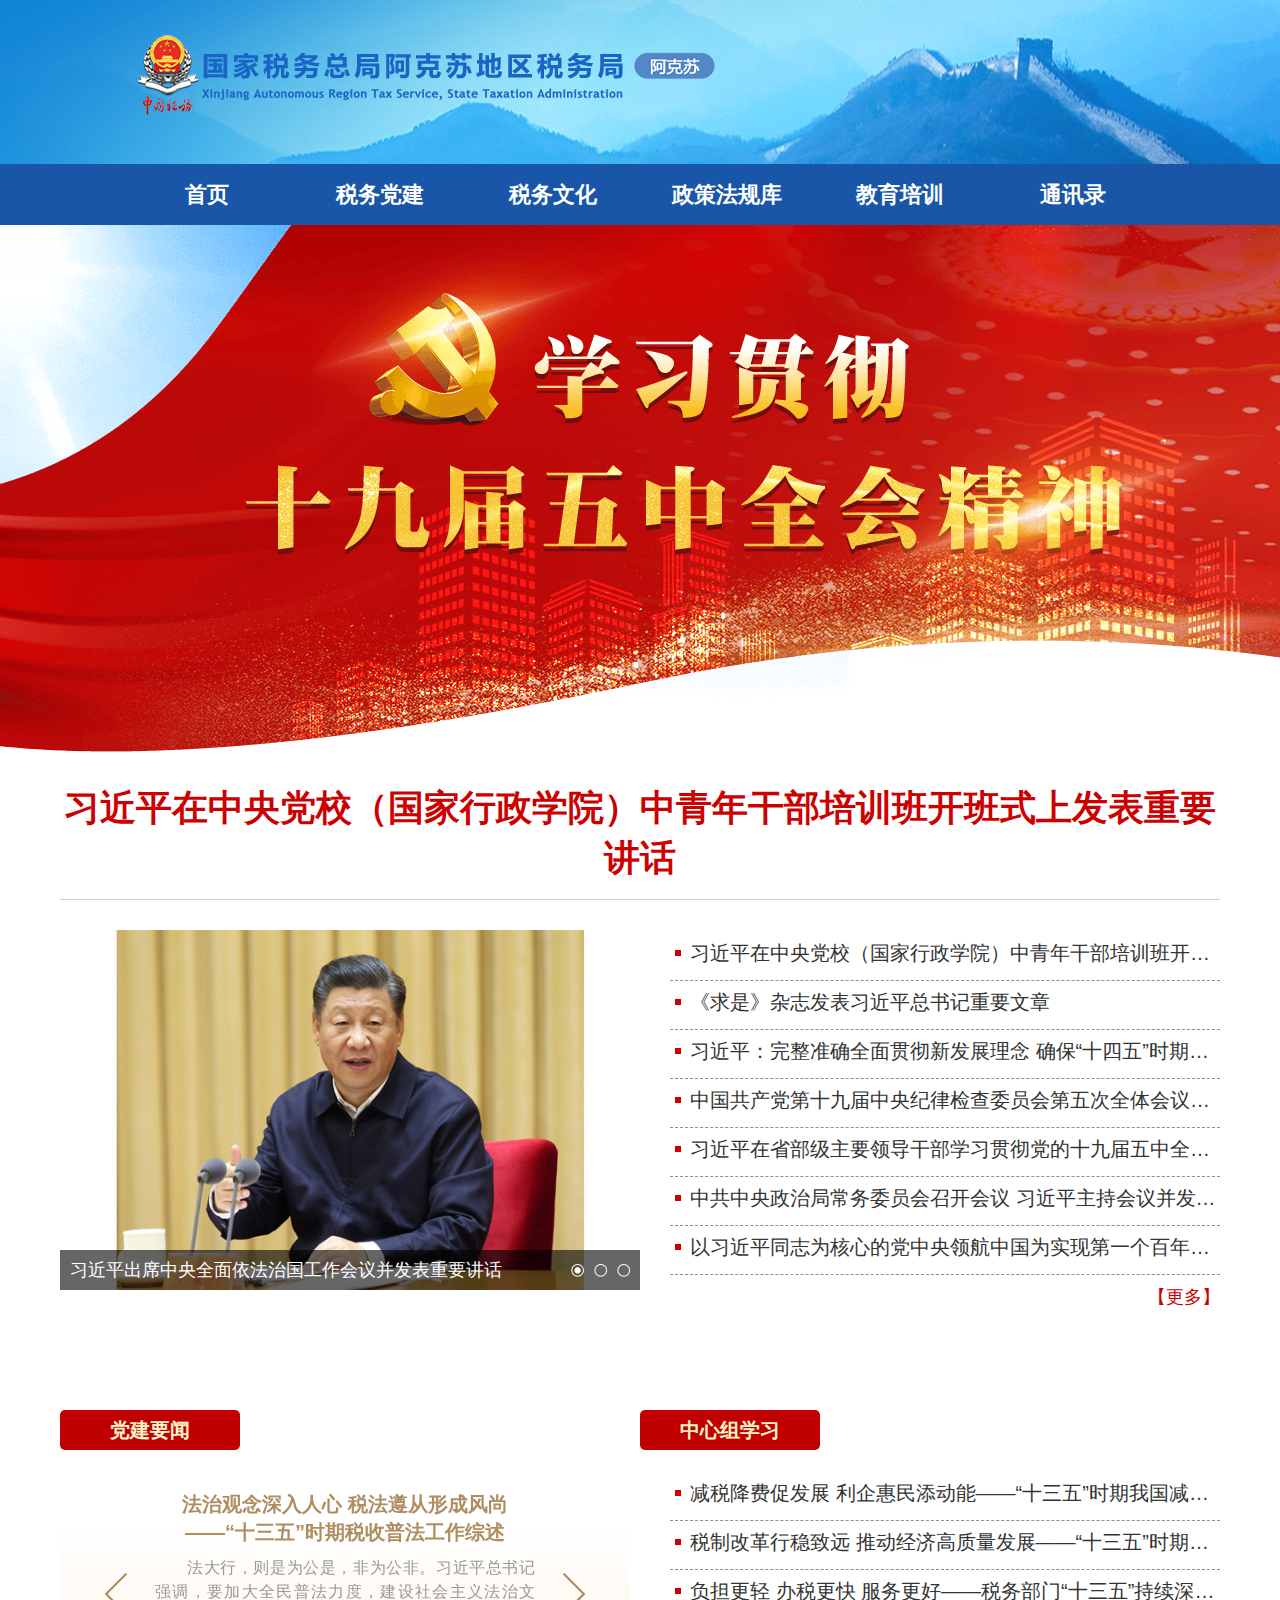
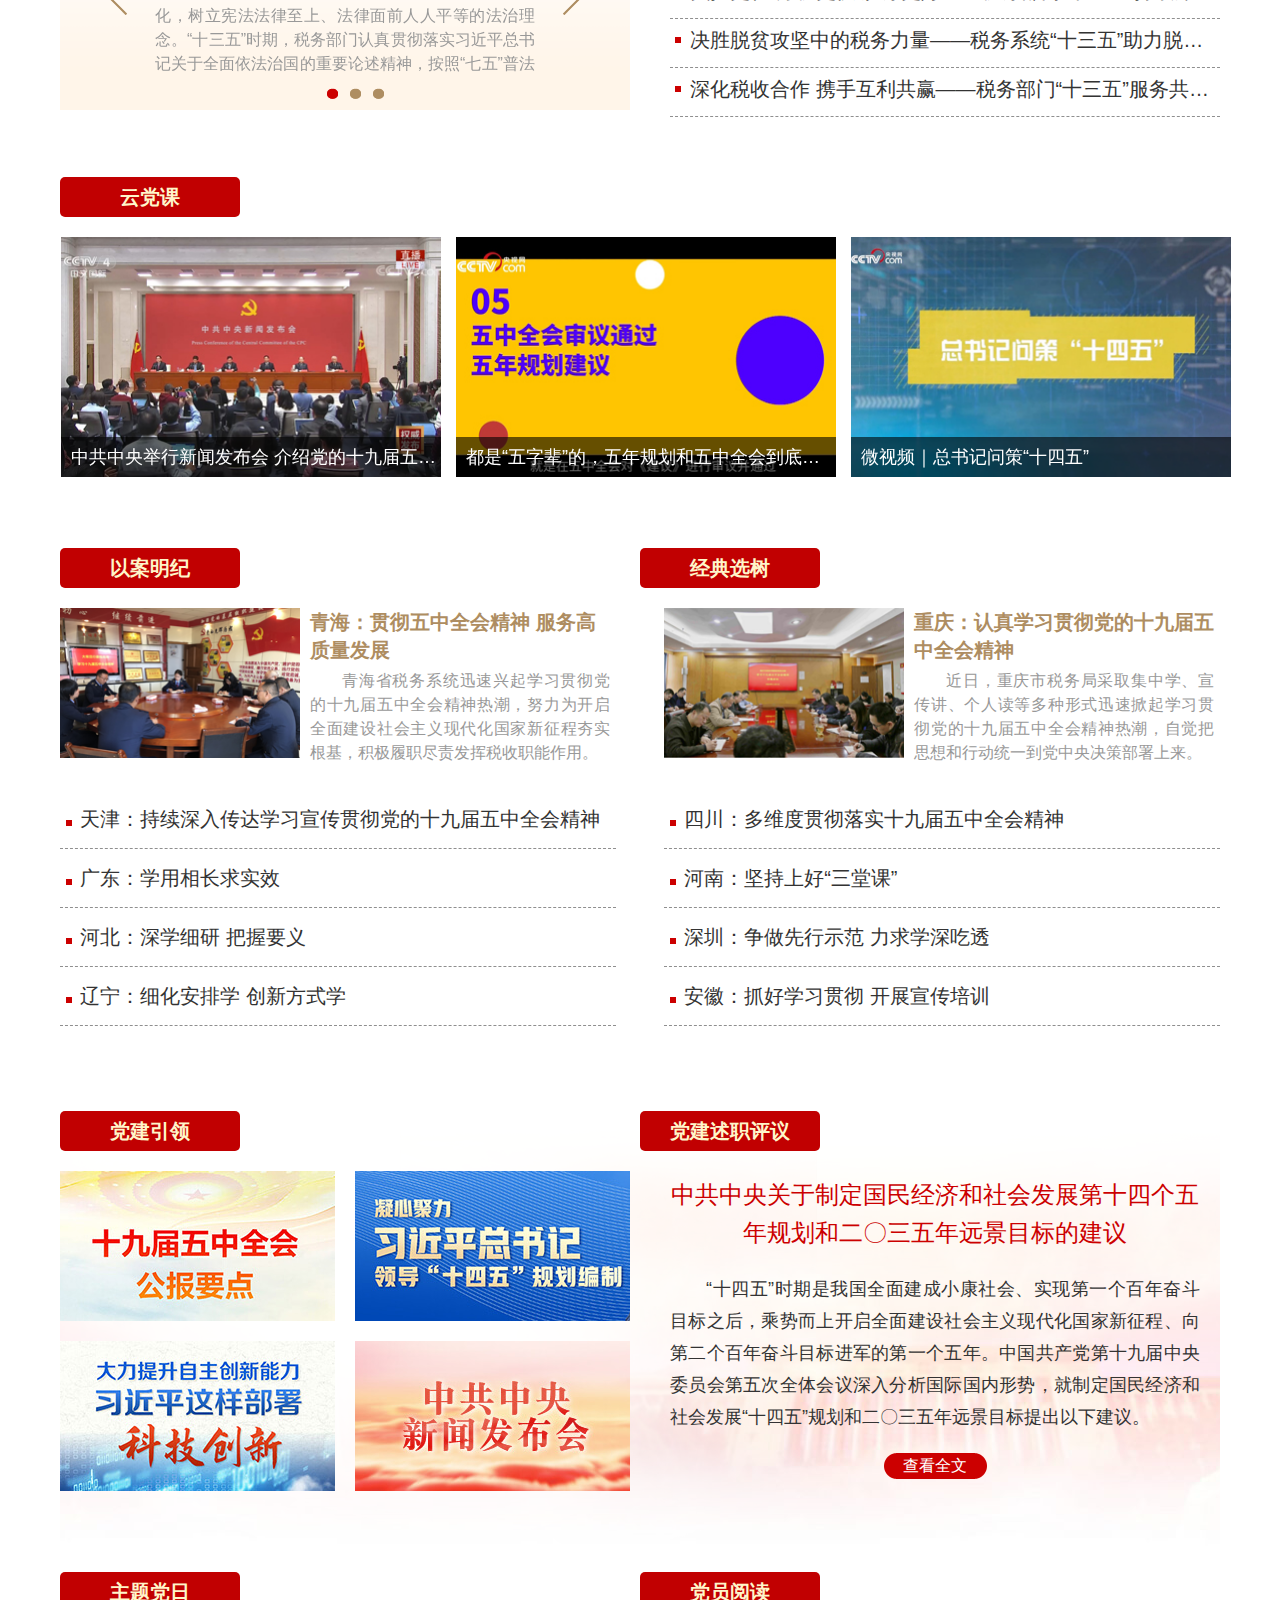
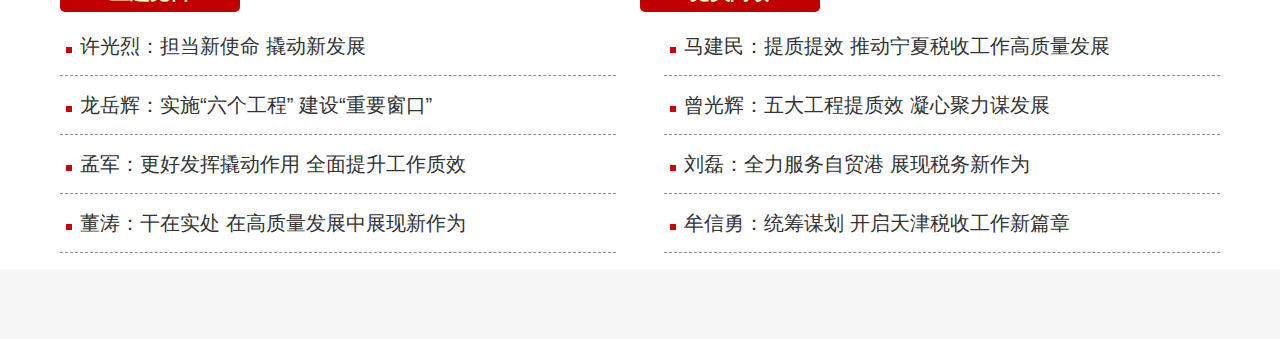
<file: Home/TaxParty.html>
<!DOCTYPE html>
<html lang="en">
  <head>
    <meta http-equiv="Content-Type" content="text/html; charset=UTF-8" />
    <meta name="viewport" content="width=device-width, initial-scale=1.0" />
    <meta http-equiv="X-UA-Compatible" content="ie=edge" />

    <meta name="SiteName" content="国家税务总局" />
    <meta name="SiteDomain" content="http://www.chinatax.gov.cn" />
    <meta name="SiteIDCode" content="bm29000002" />
    <meta name="ColumnName" content="学习贯彻十九届五中全会精神" />
    <meta name="ColumnDescription" content="学习贯彻十九届五中全会精神" />
    <meta name="ColumnKeywords" content="学习贯彻十九届五中全会精神" />
    <meta name="ColumnType" content="学习贯彻十九届五中全会精神" />

    <meta name="others" content="页面生成时间 2021-03-01 20:04:46" />
    <title>学习贯彻十九届五中全会精神</title>
    <meta name="keywords" content="学习贯彻十九届五中全会精神" />
    <meta name="description" content="学习贯彻十九届五中全会精神" />
    <link rel="stylesheet" href="static/css/style_1.css" />
    <link rel="stylesheet" href="static/css/idangerous.swiper.css" />
    <link rel="stylesheet" href="static/css/sjjwzqh.css" />

    <script src="https://cdn.jsdelivr.net/npm/jquery@3.5.1/dist/jquery.min.js"></script>
    <script src="static/js/idangerous.swiper.min.js"></script>
  </head>
  <body>
    <header id="site-header" class="clearfix" role="banner">
      <div class="ht-container">
        <!-- #logo -->
        <div id="logo">
          <h1>
            <a title="国家税务总局阿克苏地区税务局文档平台" href="./index.html">
              <img
                alt="国家税务总局阿克苏地区税务局文档平台"
                src="static/picture/aks_logo.png"
              />
            </a>
          </h1>
        </div>
        <!-- /#logo -->

        <!-- #primary-nav -->
        <nav id="primary-nav" role="navigation" class="clearfix">
          <ul
            id="menu-%e4%b8%bb%e8%8f%9c%e5%8d%95"
            class="nav sf-menu clearfix"
          >
            <li
              id="menu-item-10"
              class="menu-item menu-item-type-custom menu-item-object-custom menu-item-10"
            >
              <a href="./index.html">首页</a>
            </li>
            <li
              id="menu-item-20"
              class="menu-item menu-item-type-taxonomy menu-item-object-category menu-item-has-children menu-item-20"
            >
              <a href="./TaxParty.html">税务党建</a>
            </li>
            <li
              id="menu-item-21"
              class="menu-item menu-item-type-taxonomy menu-item-object-category menu-item-has-children menu-item-21"
            >
              <a href="./TaxCulture.html">税务文化</a>
            </li>
            <li
              id="menu-item-19"
              class="menu-item menu-item-type-taxonomy menu-item-object-category menu-item-19"
            >
              <a href="javascript:;">政策法规库</a>
            </li>
            <li
              id="menu-item-22"
              class="menu-item menu-item-type-taxonomy menu-item-object-category menu-item-has-children menu-item-22"
            >
              <a href="javascript:;">教育培训</a>
            </li>

            <li
              id="menu-item-3118"
              class="menu-item menu-item-type-post_type menu-item-object-page menu-item-3118"
            >
              <a href="javascript:;">通讯录</a>
            </li>
          </ul>
        </nav>
        <!-- #primary-nav -->
      </div>
    </header>
    <!-- <div class="logo">
      <a href="/" target="_blank"><img src="static/picture/zt_logo.png" /></a>
      <style>
        .logo {
          position: absolute;
          width: auto;
          left: 50%;
          top: 10px;
          margin-left: -600px;
          z-index: 999;
        }
        .logo a {
          display: block;
        }
        @media screen and (max-width: 768px) {
          .logo {
            left: 2%;
            top: 5px;
            margin-left: 0;
          }
          .logo a {
            width: 150px;
            height: auto;
          }
          .logo a img {
            width: 150px;
          }
        }
        @media screen and (max-width: 480px) {
          .logo a {
            width: 100px;
            height: auto;
          }
          .logo a img {
            width: 100px;
          }
        }
      </style>
    </div> -->
    <div class="sjjwzqh-banner"></div>
    <!-- 头条 -->
    <div class="sjjwzqh-section sjjwzqh-top-news">
      <div class="sjjwzqh-container clearfix">
        <a
          href="http://www.xinhuanet.com/politics/leaders/2021-03/01/c_1127154621.htm"
          target="_blank"
          >习近平在中央党校（国家行政学院）中青年干部培训班开班式上发表重要讲话</a
        >
      </div>
    </div>
    <!-- 图片新闻 c101717 & 时政新闻 c101707 -->
    <div class="sjjwzqh-section picsnews">
      <div class="sjjwzqh-container clearfix">
        <div class="sjjwzqh-pic-news">
          <a href="javascript:;" class="sjjwzqh-prev-btn"></a>
          <a href="javascript:;" class="sjjwzqh-next-btn"></a>
          <div class="sjjwzqh-pic-swiper">
            <a href="javascript:;" class="sjjwzqh-prev-btn"></a>
            <a href="javascript:;" class="sjjwzqh-next-btn"></a>
            <div class="swiper-wrapper">
              <div class="swiper-slide">
                <div class="img-box">
                  <a
                    href="http://www.xinhuanet.com/politics/leaders/2020-11/17/c_1126751678.htm"
                    target="_blank"
                    title="习近平出席中央全面依法治国工作会议并发表重要讲话"
                  >
                    <img
                      src="static/picture/8ef8bbca31ce4b02ab26b9d618042ff0.jpg
"
                      alt=""
                    />
                  </a>
                </div>
                <div class="bottom-title">
                  <a
                    href="http://www.xinhuanet.com/politics/leaders/2020-11/17/c_1126751678.htm"
                    target="_blank"
                    title="习近平出席中央全面依法治国工作会议并发表重要讲话"
                    >习近平出席中央全面依法治国工作会议并发表重要讲话</a
                  >
                </div>
              </div>
              <div class="swiper-slide">
                <div class="img-box">
                  <a
                    href="http://www.xinhuanet.com/politics/leaders/2020-10/30/c_1126678866.htm"
                    target="_blank"
                    title="中共中央召开党外人士座谈会征求对中共中央关于制定国民经济和社会发展第十四个五年规划和2035年远景目标的建议的意见 习近平主持并发表重要讲话"
                  >
                    <img
                      src="static/picture/c53ae3287426486388e2374603eb4807.jpg
"
                      alt=""
                    />
                  </a>
                </div>
                <div class="bottom-title">
                  <a
                    href="http://www.xinhuanet.com/politics/leaders/2020-10/30/c_1126678866.htm"
                    target="_blank"
                    title="中共中央召开党外人士座谈会征求对中共中央关于制定国民经济和社会发展第十四个五年规划和2035年远景目标的建议的意见 习近平主持并发表重要讲话"
                    >中共中央召开党外人士座谈会征求对中共中央关于制定国民经济和社会发展第十四个五年规划和2035年远景目标的建议的意见
                    习近平主持并发表重要讲话</a
                  >
                </div>
              </div>
              <div class="swiper-slide">
                <div class="img-box">
                  <a
                    href="http://www.xinhuanet.com/politics/2020-10/29/c_1126674147.htm"
                    target="_blank"
                    title="中国共产党第十九届中央委员会第五次全体会议公报"
                  >
                    <img
                      src="static/picture/12fde457649d436e9faa9c2af0713bf8.jpg
"
                      alt=""
                    />
                  </a>
                </div>
                <div class="bottom-title">
                  <a
                    href="http://www.xinhuanet.com/politics/2020-10/29/c_1126674147.htm"
                    target="_blank"
                    title="中国共产党第十九届中央委员会第五次全体会议公报"
                    >中国共产党第十九届中央委员会第五次全体会议公报</a
                  >
                </div>
              </div>
            </div>
            <div class="pagination"></div>
          </div>
        </div>
        <div class="sjjwzqh-right-news">
          <div class="sjjwzqh-list">
            <ul>
              <li>
                <a
                  href="http://www.xinhuanet.com/politics/leaders/2021-03/01/c_1127154621.htm"
                  target="_blank"
                  title="习近平在中央党校（国家行政学院）中青年干部培训班开班式上发表重要讲话"
                  >习近平在中央党校（国家行政学院）中青年干部培训班开班式上发表重要讲话</a
                >
              </li>

              <li>
                <a
                  href="http://www.xinhuanet.com/politics/2021-02/28/c_1127149711.htm"
                  target="_blank"
                  title="《求是》杂志发表习近平总书记重要文章"
                  >《求是》杂志发表习近平总书记重要文章</a
                >
              </li>

              <li>
                <a
                  href="http://www.xinhuanet.com/politics/leaders/2021-01/29/c_1127042572.htm"
                  target="_blank"
                  title="习近平：完整准确全面贯彻新发展理念 确保“十四五”时期我国发展开好局起好步"
                  >习近平：完整准确全面贯彻新发展理念
                  确保“十四五”时期我国发展开好局起好步</a
                >
              </li>

              <li>
                <a
                  href="http://www.xinhuanet.com/politics/2021-01/24/c_1127019059.htm"
                  target="_blank"
                  title="中国共产党第十九届中央纪律检查委员会第五次全体会议公报"
                  >中国共产党第十九届中央纪律检查委员会第五次全体会议公报</a
                >
              </li>

              <li>
                <a
                  href="http://www.xinhuanet.com/politics/leaders/2021-01/11/c_1126970918.htm"
                  target="_blank"
                  title="习近平在省部级主要领导干部学习贯彻党的十九届五中全会精神专题研讨班开班式上发表重要讲话"
                  >习近平在省部级主要领导干部学习贯彻党的十九届五中全会精神专题研讨班开班式上发表重要讲话</a
                >
              </li>

              <li>
                <a
                  href="http://www.xinhuanet.com/politics/leaders/2021-01/07/c_1126957353.htm"
                  target="_blank"
                  title="中共中央政治局常务委员会召开会议 习近平主持会议并发表重要讲话"
                  >中共中央政治局常务委员会召开会议
                  习近平主持会议并发表重要讲话</a
                >
              </li>

              <li>
                <a
                  href="http://www.xinhuanet.com/2021-01/03/c_1126940730.htm"
                  target="_blank"
                  title="以习近平同志为核心的党中央领航中国为实现第一个百年奋斗目标而奋勇拼搏纪实"
                  >以习近平同志为核心的党中央领航中国为实现第一个百年奋斗目标而奋勇拼搏纪实</a
                >
              </li>
            </ul>
            <a
              href="/chinatax/n810219/n810744/c101706/c101707/index.html"
              target="_blank"
              class="sjjwzqh-more-btn"
              >【更多】</a
            >
          </div>
        </div>
      </div>
    </div>

    <!-- 图解 c101709 -->
    <!-- <div class="sjjwzqh-section sjjwzqh-tj">
      <div class="sjjwzqh-container clearfix">
        <div class="sjjwzqh-title">
          <a
            href="/chinatax/n810219/n810744/c101706/c101709/index.html"
            target="_blank"
          >
            <img src="static/picture/sjjwz_title_01.png" alt="" />
          </a>
        </div>
        <div class="sjjwzqh-tj-swiper">
          <a href="javascript:;" class="sjjwzqh-prev-btn"></a>
          <a href="javascript:;" class="sjjwzqh-next-btn"></a>
          <div class="swiper-wrapper">
            <div class="swiper-slide">
              <div class="img-box">
                <a
                  href="/chinatax/n810219/n810744/c101706/c101709/c5158597/content.html"
                  target="_blank"
                  title="十九届五中全会公报中，这些提法令人关注"
                >
                  <img
                    src="static/picture/98252ddc133e46c7b22ef377092e10fd.jpg
"
                    alt=""
                  />
                </a>
              </div>
            </div>
            <div class="swiper-slide">
              <div class="img-box">
                <a
                  href="/chinatax/n810219/n810744/c101706/c101709/c5158599/content.html"
                  target="_blank"
                  title="知识点！十九届五中全会这样安排“十四五”"
                >
                  <img
                    src="static/picture/c2d0fb91ff8f4711b02975527bfef6be.jpg
"
                    alt=""
                  />
                </a>
              </div>
            </div>
            <div class="swiper-slide">
              <div class="img-box">
                <a
                  href="/chinatax/n810219/n810744/c101706/c101709/c5158586/content.html"
                  target="_blank"
                  title="“十三五”干得怎么样？这些数据说明问题"
                >
                  <img
                    src="static/picture/6b8a7576533b43b5bbd1da502f1a17eb.jpg
"
                    alt=""
                  />
                </a>
              </div>
            </div>
          </div>
        </div>
      </div>
    </div> -->

    <!-- 解读评论 c101710 -->
    <!-- <div class="sjjwzqh-section sjjwzqh-jdpl">
      <div class="sjjwzqh-container clearfix">
        <div class="sjjwzqh-title">
          <a
            href="/chinatax/n810219/n810744/c101706/c101710/index.html"
            target="_blank"
          >
            <img src="static/picture/sjjwz_title_02.png" alt="" />
          </a>
        </div>
        <div class="sjjwzqh-list-2">
          <ul class="clearfix">
            <li>
              <a
                href="/chinatax/n810219/n810744/c101706/c101710/c5160452/content.html"
                target="_blank"
                title="[人民日报]紧扣推动高质量发展的主题"
                >[人民日报]紧扣推动高质量发展的主题</a
              >
            </li>

            <li>
              <a
                href="/chinatax/n810219/n810744/c101706/c101710/c5159764/content.html"
                target="_blank"
                title="[人民日报]完善上下贯通、执行有力的组织体系"
                >[人民日报]完善上下贯通、执行有力的组织体系</a
              >
            </li>

            <li>
              <a
                href="/chinatax/n810219/n810744/c101706/c101710/c5159579/content.html"
                target="_blank"
                title="[人民日报]擘画中国发展新蓝图"
                >[人民日报]擘画中国发展新蓝图</a
              >
            </li>

            <li>
              <a
                href="/chinatax/n810219/n810744/c101706/c101710/c5159487/content.html"
                target="_blank"
                title="[人民日报]巩固拓展脱贫攻坚成"
                >[人民日报]巩固拓展脱贫攻坚成</a
              >
            </li>

            <li>
              <a
                href="/chinatax/n810219/n810744/c101706/c101710/c5159486/content.html"
                target="_blank"
                title="[人民日报]不断满足人民群众对美好生活的需要"
                >[人民日报]不断满足人民群众对美好生活的需要</a
              >
            </li>

            <li>
              <a
                href="/chinatax/n810219/n810744/c101706/c101710/c5159427/content.html"
                target="_blank"
                title="[人民日报]“十四五”时期经济社会发展主要目标"
                >[人民日报]“十四五”时期经济社会发展主要目标</a
              >
            </li>

            <li>
              <a
                href="/chinatax/n810219/n810744/c101706/c101710/c5159413/content.html"
                target="_blank"
                title="[光明日报]为夺取全面建设社会主义现代化国家新胜利凝聚精神力量"
                >[光明日报]为夺取全面建设社会主义现代化国家新胜利凝聚精神力量</a
              >
            </li>

            <li>
              <a
                href="/chinatax/n810219/n810744/c101706/c101710/c5159362/content.html"
                target="_blank"
                title="[人民日报]把新发展理念贯穿发展全过程和各领域"
                >[人民日报]把新发展理念贯穿发展全过程和各领域</a
              >
            </li>

            <li>
              <a
                href="/chinatax/n810219/n810744/c101706/c101710/c5159304/content.html"
                target="_blank"
                title="[人民日报]推动强国梦一步步变为现实 向着新征程阔步前进"
                >[人民日报]推动强国梦一步步变为现实 向着新征程阔步前进</a
              >
            </li>

            <li>
              <a
                href="/chinatax/n810219/n810744/c101706/c101710/c5159215/content.html"
                target="_blank"
                title="[光明日报]新型城镇化为构建新发展格局积蓄动能"
                >[光明日报]新型城镇化为构建新发展格局积蓄动能</a
              >
            </li>
          </ul>
        </div>
      </div>
    </div> -->

    <!-- 税务行动 c101712 -->
    <div class="sjjwzqh-section sjjwzqh-swxd">
      <div class="sjjwzqh-container clearfix">
        <!-- <div class="sjjwzqh-title">
          <a
            href="/chinatax/n810219/n810744/c101706/c101712/c101713/index.html"
            target="_blank"
          >
            <img src="static/picture/sjjwz_title_04.png" alt="" />
          </a>
        </div> -->
        <!-- 总局部署 c101713  -->
        <div class="sjjwzqh-zjbs clearfix">
          <div class="sjjwzqh-zjbs-top">
            <!-- <div class="sjjwzqh-zjbs-top-pic">
              <img src="static/picture/sjjwz-swzj-01.jpg" />
            </div>
            <div class="sjjwzqh-list">
              <ul class="clearfix">
                <li>
                  <a
                    href="/chinatax/n810219/n810724/c5160953/content.html"
                    target="_blank"
                    title="国家税务总局党委召开2020年度民主生活会"
                    >国家税务总局党委召开2020年度民主生活会</a
                  >
                </li>

                <li>
                  <a
                    href="/chinatax/n810219/n810724/c5159976/content.html"
                    target="_blank"
                    title="税务总局党委召开会议传达学习中央经济工作会议精神"
                    >税务总局党委召开会议传达学习中央经济工作会议精神</a
                  >
                </li>

                <li>
                  <a
                    href="/chinatax/n810219/n810724/c5158826/content.html"
                    target="_blank"
                    title="税务总局举办学习贯彻党的十九届五中全会精神专题研讨班"
                    >税务总局举办学习贯彻党的十九届五中全会精神专题研讨班</a
                  >
                </li>

                <li>
                  <a
                    href="/chinatax/n810219/n810724/c5160150/content.html"
                    target="_blank"
                    title="税务总局发布减税降费最新数据"
                    >税务总局发布减税降费最新数据</a
                  >
                </li>

                <li>
                  <a
                    href="/chinatax/n810219/n810744/c101706/c101712/c101713/c5159295/content.html"
                    target="_blank"
                    title="基层税务部门深入学习宣传贯彻党的十九届五中全会精神 凝心聚力谋发展 强基固本开新局"
                    >基层税务部门深入学习宣传贯彻党的十九届五中全会精神
                    凝心聚力谋发展 强基固本开新局</a
                  >
                </li>
              </ul>
            </div> -->
            <!--<a href="/chinatax/n810219/n810744/c101706/c101712/c101713/index.html" target="_blank" class='sjjwzqh-more-btn'>【更多】</a> -->
          </div>
          <!-- <div class="sjjwzqh-zjbs-pics" style="display: none">
            <div class="sjjwzqh-zjbs-swiper">
              <a href="javascript:;" class="sjjwzqh-prev-btn"></a>
              <a href="javascript:;" class="sjjwzqh-next-btn"></a>
              <div class="swiper-wrapper"></div>
              <div class="pagination"></div>
            </div>
          </div>
          <div class="sjjwzqh-zjbs-left" style="display: none">
            <div class="sjjwzqh-list">
              <ul class="clearfix">
                <li>
                  <a
                    href="/chinatax/n810219/n810724/c5160953/content.html"
                    target="_blank"
                    title="国家税务总局党委召开2020年度民主生活会"
                    >国家税务总局党委召开2020年度民主生活会</a
                  >
                </li>

                <li>
                  <a
                    href="/chinatax/n810219/n810724/c5159976/content.html"
                    target="_blank"
                    title="税务总局党委召开会议传达学习中央经济工作会议精神"
                    >税务总局党委召开会议传达学习中央经济工作会议精神</a
                  >
                </li>

                <li>
                  <a
                    href="/chinatax/n810219/n810724/c5158826/content.html"
                    target="_blank"
                    title="税务总局举办学习贯彻党的十九届五中全会精神专题研讨班"
                    >税务总局举办学习贯彻党的十九届五中全会精神专题研讨班</a
                  >
                </li>

                <li>
                  <a
                    href="/chinatax/n810219/n810724/c5160150/content.html"
                    target="_blank"
                    title="税务总局发布减税降费最新数据"
                    >税务总局发布减税降费最新数据</a
                  >
                </li>

                <li>
                  <a
                    href="/chinatax/n810219/n810744/c101706/c101712/c101713/c5159295/content.html"
                    target="_blank"
                    title="基层税务部门深入学习宣传贯彻党的十九届五中全会精神 凝心聚力谋发展 强基固本开新局"
                    >基层税务部门深入学习宣传贯彻党的十九届五中全会精神
                    凝心聚力谋发展 强基固本开新局</a
                  >
                </li>
              </ul>
            </div>
            <a
              href="/chinatax/n810219/n810744/c101706/c101712/c101713/index.html"
              target="_blank"
              class="sjjwzqh-more-btn"
              >【更多】</a
            >
          </div> -->
        </div>

        <!-- 党建要闻 c101714 -->
        <div class="sjjwzqh-ssw clearfix">
          <div class="sjjwzqh-xxth-title">
            <a
              href="/chinatax/n810219/n810744/c101706/c101718/index.html"
              target="_blank"
            >
              <span>党建要闻</span>
              <!-- <img src="static/picture/sjjwz_08.jpg" /> -->
            </a>
            <a
              href="/chinatax/n810219/n810744/c101706/c101718/index.html"
              target="_blank"
            >
              <span>中心组学习</span>
              <!-- <img src="static/picture/sjjwz_08.jpg" /> -->
            </a>
          </div>
          <div class="sjjwzqh-ssw-left">
            <div class="sjjwzqh-ssw-swiper">
              <a href="javascript:;" class="sjjwzqh-prev-btn"></a>
              <a href="javascript:;" class="sjjwzqh-next-btn"></a>
              <div class="swiper-wrapper">
                <div class="swiper-slide">
                  <a
                    href="/chinatax/n810219/n810724/c5158037/content.html"
                    target="_blank"
                  >
                    <h3>
                      法治观念深入人心 税法遵从形成风尚
                      ——“十三五”时期税收普法工作综述
                    </h3>
                    <p>
                      法大行，则是为公是，非为公非。习近平总书记强调，要加大全民普法力度，建设社会主义法治文化，树立宪法法律至上、法律面前人人平等的法治理念。“十三五”时期，税务部门认真贯彻落实习近平总书记关于全面依法治国的重要论述精神，按照“七五”普法规划，深入推进税法普及宣传教育，构建起多层次、广覆盖、立体式的税收普法大格局，营造了崇尚税收法治的良好氛围。
                    </p>
                  </a>
                </div>

                <div class="swiper-slide">
                  <a
                    href="/chinatax/n810219/n810724/c5157787/content.html"
                    target="_blank"
                  >
                    <h3>
                      改革航船奋楫行
                      开启税务新征程——“十三五”深化税收征管体制改革综述
                    </h3>
                    <p>
                      党的十八大以来特别是“十三五”时期，全国税务系统以习近平新时代中国特色社会主义思想为指导，按照党中央、国务院决策部署，全力推进税收征管体制改革。一系列重大改革举措与“十三五”规划同期同频、同向同行，突破了一些事关税收长远发展的关隘，啃下了一些之前未能很好解决的“硬骨头”，走出了一条不停歇的进取之路。
                    </p>
                  </a>
                </div>

                <div class="swiper-slide">
                  <a
                    href="/chinatax/n810219/n810724/c5157596/content.html"
                    target="_blank"
                  >
                    <h3>
                      减税降费促发展
                      利企惠民添动能——“十三五”时期我国减税降费成效综述
                    </h3>
                    <p>
                      如果选一个“十三五”时期的税收热词，毫无疑问，“减税降费”要占得最重要的一席。习近平总书记指出，“减税降费政策措施要落地生根，让企业轻装上阵”。党中央、国务院高度重视减税降费工作，要求切实把这件利企惠民促发展的大事办实办好。
                    </p>
                  </a>
                </div>
              </div>
              <div class="pagination"></div>
            </div>
          </div>
          <div class="sjjwzqh-ssw-list">
            <div class="sjjwzqh-list">
              <ul>
                <li>
                  <a
                    href="/chinatax/n810219/n810724/c5157596/content.html"
                    target="_blank"
                    title="减税降费促发展 利企惠民添动能——“十三五”时期我国减税降费成效综述"
                    >减税降费促发展
                    利企惠民添动能——“十三五”时期我国减税降费成效综述</a
                  >
                </li>

                <li>
                  <a
                    href="/chinatax/n810219/n810724/c5157621/content.html"
                    target="_blank"
                    title="税制改革行稳致远 推动经济高质量发展——“十三五”时期深化税制改革综述"
                    >税制改革行稳致远
                    推动经济高质量发展——“十三五”时期深化税制改革综述</a
                  >
                </li>

                <li>
                  <a
                    href="/chinatax//n810219/n810724/c5157509/content.html"
                    target="_blank"
                    title="负担更轻 办税更快 服务更好——税务部门“十三五”持续深化“放管服”改革"
                    >负担更轻 办税更快
                    服务更好——税务部门“十三五”持续深化“放管服”改革</a
                  >
                </li>

                <li>
                  <a
                    href="/chinatax/n810219/n810724/c5157399/content.html"
                    target="_blank"
                    title="决胜脱贫攻坚中的税务力量——税务系统“十三五”助力脱贫攻坚工作综述"
                    >决胜脱贫攻坚中的税务力量——税务系统“十三五”助力脱贫攻坚工作综述</a
                  >
                </li>

                <li>
                  <a
                    href="/chinatax/n810219/n810724/c5157708/content.html"
                    target="_blank"
                    title="深化税收合作 携手互利共赢——税务部门“十三五”服务共建“一带一路”综述"
                    >深化税收合作
                    携手互利共赢——税务部门“十三五”服务共建“一带一路”综述</a
                  >
                </li>
              </ul>
            </div>
          </div>
        </div>
        <!-- 云党课 c101711 -->
        <div class="sjjwzqh-section sjjwzqh-spbd">
          <div class="sjjwzqh-container clearfix">
            <div class="sjjwzqh-xxth-title sjjwzqh-xxth-title-start">
              <a
                href="/chinatax/n810219/n810744/c101706/c101718/index.html"
                target="_blank"
              >
                <span>云党课</span>
                <!-- <img src="static/picture/sjjwz_08.jpg" /> -->
              </a>
            </div>
            <div class="sjjwzqh-spbd-swiper">
              <a href="javascript:;" class="sjjwzqh-prev-btn"></a>
              <a href="javascript:;" class="sjjwzqh-next-btn"></a>
              <div class="swiper-wrapper">
                <div class="swiper-slide">
                  <div class="img-box">
                    <a
                      href="/chinatax/n810219/n810744/c101706/c101711/c5158587/content.html"
                      target="_blank"
                      title="中共中央举行新闻发布会 介绍党的十九届五中全会精神"
                    >
                      <img
                        src="static/picture/710e31e5876143f3bfad0cf2f43c091b.jpg
"
                        alt=""
                      />
                    </a>
                    <div class="bottom-title">
                      <a
                        href="/chinatax/n810219/n810744/c101706/c101711/c5158587/content.html"
                        target="_blank"
                        title="中共中央举行新闻发布会 介绍党的十九届五中全会精神"
                        >中共中央举行新闻发布会 介绍党的十九届五中全会精神</a
                      >
                    </div>
                  </div>
                </div>
                <div class="swiper-slide">
                  <div class="img-box">
                    <a
                      href="/chinatax/n810219/n810744/c101706/c101711/c5158596/content.html"
                      target="_blank"
                      title="都是“五字辈”的，五年规划和五中全会到底有什么关系？"
                    >
                      <img
                        src="static/picture/500f6bb9db1f4bed8cab51c03b2050ab.jpg
"
                        alt=""
                      />
                    </a>
                    <div class="bottom-title">
                      <a
                        href="/chinatax/n810219/n810744/c101706/c101711/c5158596/content.html"
                        target="_blank"
                        title="都是“五字辈”的，五年规划和五中全会到底有什么关系？"
                        >都是“五字辈”的，五年规划和五中全会到底有什么关系？</a
                      >
                    </div>
                  </div>
                </div>
                <div class="swiper-slide">
                  <div class="img-box">
                    <a
                      href="/chinatax/n810219/n810744/c101706/c101711/c5158594/content.html"
                      target="_blank"
                      title="微视频｜总书记问策“十四五”"
                    >
                      <img
                        src="static/picture/6c903b294c7441aea45afbc761f4c190.jpg
"
                        alt=""
                      />
                    </a>
                    <div class="bottom-title">
                      <a
                        href="/chinatax/n810219/n810744/c101706/c101711/c5158594/content.html"
                        target="_blank"
                        title="微视频｜总书记问策“十四五”"
                        >微视频｜总书记问策“十四五”</a
                      >
                    </div>
                  </div>
                </div>
                <div class="swiper-slide">
                  <div class="img-box">
                    <a
                      href="/chinatax/n810219/n810744/c101706/c101711/c5158593/content.html"
                      target="_blank"
                      title="【“十三五”成就巡礼】原始创新 科技创新 国之重器先行"
                    >
                      <img
                        src="static/picture/97355afe7da04aa5a64ed29b8aa46248.jpg
"
                        alt=""
                      />
                    </a>
                    <div class="bottom-title">
                      <a
                        href="/chinatax/n810219/n810744/c101706/c101711/c5158593/content.html"
                        target="_blank"
                        title="【“十三五”成就巡礼】原始创新 科技创新 国之重器先行"
                        >【“十三五”成就巡礼】原始创新 科技创新 国之重器先行</a
                      >
                    </div>
                  </div>
                </div>
                <div class="swiper-slide">
                  <div class="img-box">
                    <a
                      href="/chinatax/n810219/n810744/c101706/c101711/c5158590/content.html"
                      target="_blank"
                      title="【＂十三五＂成就巡礼】五年间构建全方位开放新格局"
                    >
                      <img
                        src="static/picture/11100570e528458aa54a21ae73566f9c.jpg
"
                        alt=""
                      />
                    </a>
                    <div class="bottom-title">
                      <a
                        href="/chinatax/n810219/n810744/c101706/c101711/c5158590/content.html"
                        target="_blank"
                        title="【＂十三五＂成就巡礼】五年间构建全方位开放新格局"
                        >【＂十三五＂成就巡礼】五年间构建全方位开放新格局</a
                      >
                    </div>
                  </div>
                </div>
                <div class="swiper-slide">
                  <div class="img-box">
                    <a
                      href="/chinatax/n810219/n810744/c101706/c101711/c5158588/content.html"
                      target="_blank"
                      title="【“十三五”成就巡礼】我国脱贫攻坚取得决定性成就"
                    >
                      <img
                        src="static/picture/7aef497ef80447cda414a975c9098142.jpg
"
                        alt=""
                      />
                    </a>
                    <div class="bottom-title">
                      <a
                        href="/chinatax/n810219/n810744/c101706/c101711/c5158588/content.html"
                        target="_blank"
                        title="【“十三五”成就巡礼】我国脱贫攻坚取得决定性成就"
                        >【“十三五”成就巡礼】我国脱贫攻坚取得决定性成就</a
                      >
                    </div>
                  </div>
                </div>
                <div class="swiper-slide">
                  <div class="img-box">
                    <a
                      href="/chinatax/n810219/n810744/c101706/c101711/c5158591/content.html"
                      target="_blank"
                      title="中国共产党第十九届中央委员会第五次全体会议公报"
                    >
                      <img
                        src="static/picture/bcb833f9aeb04a7695034e9f9584bdff.jpg
"
                        alt=""
                      />
                    </a>
                    <div class="bottom-title">
                      <a
                        href="/chinatax/n810219/n810744/c101706/c101711/c5158591/content.html"
                        target="_blank"
                        title="中国共产党第十九届中央委员会第五次全体会议公报"
                        >中国共产党第十九届中央委员会第五次全体会议公报</a
                      >
                    </div>
                  </div>
                </div>
              </div>
            </div>
          </div>
        </div>
        <!-- 以案明纪 c101715 -->
        <div class="sjjwzqh-gddt">
          <div class="sjjwzqh-xxth-title">
            <a
              href="/chinatax/n810219/n810744/c101706/c101718/index.html"
              target="_blank"
            >
              <span>以案明纪</span>
              <!-- <img src="static/picture/sjjwz_08.jpg" /> -->
            </a>
            <a
              href="/chinatax/n810219/n810744/c101706/c101718/index.html"
              target="_blank"
            >
              <span>经典选树</span>
              <!-- <img src="static/picture/sjjwz_08.jpg" /> -->
            </a>
          </div>
          <div class="sjjwzqh-gddt-top">
            <ul class="clearfix">
              <li>
                <a
                  href="/chinatax/n810219/n810739/c5158983/content.html"
                  target="_blank"
                  title="青海：贯彻五中全会精神 服务高质量发展"
                  class="clearfix"
                >
                  <div class="img-box">
                    <img
                      src="static/picture/918c34c4ab5a4103abe5afed294495c0.png
"
                    />
                  </div>
                  <div class="sjjwzqh-gddt-content">
                    <h3>青海：贯彻五中全会精神 服务高质量发展</h3>
                    <p>
                      青海省税务系统迅速兴起学习贯彻党的十九届五中全会精神热潮，努力为开启全面建设社会主义现代化国家新征程夯实根基，积极履职尽责发挥税收职能作用。
                    </p>
                  </div>
                </a>
              </li>
              <li>
                <a
                  href="/chinatax/n810219/n810744/c101706/c101712/c101715/c5158660/content.html"
                  target="_blank"
                  title="重庆：认真学习贯彻党的十九届五中全会精神"
                  class="clearfix"
                >
                  <div class="img-box">
                    <img
                      src="static/picture/563dd6ec77e14321b682f6181908911e.png
"
                    />
                  </div>
                  <div class="sjjwzqh-gddt-content">
                    <h3>重庆：认真学习贯彻党的十九届五中全会精神</h3>
                    <p>
                      近日，重庆市税务局采取集中学、宣传讲、个人读等多种形式迅速掀起学习贯彻党的十九届五中全会精神热潮，自觉把思想和行动统一到党中央决策部署上来。
                    </p>
                  </div>
                </a>
              </li>
            </ul>
          </div>
          <div class="sjjwzqh-gddt-list">
            <div class="sjjwzqh-list-2">
              <ul>
                <li>
                  <a
                    href="/chinatax/n810219/n810744/c101706/c101712/c101715/c5159307/content.html"
                    target="_blank"
                    title="天津：持续深入传达学习宣传贯彻党的十九届五中全会精神"
                    >天津：持续深入传达学习宣传贯彻党的十九届五中全会精神</a
                  >
                </li>

                <li>
                  <a
                    href="/chinatax/n810219/n810739/c5159152/content.html"
                    target="_blank"
                    title="四川：多维度贯彻落实十九届五中全会精神"
                    >四川：多维度贯彻落实十九届五中全会精神</a
                  >
                </li>

                <li>
                  <a
                    href="/chinatax/n810219/n810744/c101706/c101712/c101715/c5159151/content.html"
                    target="_blank"
                    title="广东：学用相长求实效"
                    >广东：学用相长求实效</a
                  >
                </li>

                <li>
                  <a
                    href="/chinatax/n810219/n810744/c101706/c101712/c101715/c5159149/content.html"
                    target="_blank"
                    title="河南：坚持上好“三堂课”"
                    >河南：坚持上好“三堂课”</a
                  >
                </li>

                <li>
                  <a
                    href="/chinatax/n810219/n810744/c101706/c101712/c101715/c5159106/content.html"
                    target="_blank"
                    title="河北：深学细研 把握要义"
                    >河北：深学细研 把握要义</a
                  >
                </li>

                <li>
                  <a
                    href="/chinatax/n810219/n810744/c101706/c101712/c101715/c5159039/content.html"
                    target="_blank"
                    title="深圳：争做先行示范 力求学深吃透"
                    >深圳：争做先行示范 力求学深吃透</a
                  >
                </li>

                <li>
                  <a
                    href="/chinatax/n810219/n810744/c101706/c101712/c101715/c5158990/content.html"
                    target="_blank"
                    title="辽宁：细化安排学 创新方式学"
                    >辽宁：细化安排学 创新方式学</a
                  >
                </li>

                <li>
                  <a
                    href="/chinatax/n810219/n810744/c101706/c101712/c101715/c5158988/content.html"
                    target="_blank"
                    title="安徽：抓好学习贯彻 开展宣传培训"
                    >安徽：抓好学习贯彻 开展宣传培训</a
                  >
                </li>
              </ul>
            </div>
            <!-- <a
              href="/chinatax/n810219/n810744/c101706/c101712/c101715/index.html"
              target="_blank"
              class="sjjwzqh-more-btn"
              >【更多】</a
            > -->
          </div>
        </div>
        <!--  党建引领 -->
        <div class="sjjwzqh-section sjjwzqh-links">
          <div class="sjjwzqh-xxth-title">
            <a
              href="/chinatax/n810219/n810744/c101706/c101718/index.html"
              target="_blank"
            >
              <span>党建引领</span>
              <!-- <img src="static/picture/sjjwz_08.jpg" /> -->
            </a>
            <a
              href="/chinatax/n810219/n810744/c101706/c101718/index.html"
              target="_blank"
            >
              <span>党建述职评议</span>
              <!-- <img src="static/picture/sjjwz_08.jpg" /> -->
            </a>
          </div>
          <div class="sjjwzqh-container clearfix">
            <div class="sjjwzqh-links-left">
              <div class="sjjwzqh-links-list">
                <ul class="clearfix">
                  <li>
                    <a
                      href="http://cpc.people.com.cn/n1/2020/1029/c164113-31911575.html"
                      target="_blank"
                    >
                      <img src="static/picture/sjjwz_01.jpg" />
                    </a>
                  </li>
                  <li>
                    <a
                      href="http://politics.people.com.cn/GB/8198/433858/"
                      target="_blank"
                    >
                      <img src="static/picture/sjjwz_02.jpg" />
                    </a>
                  </li>
                  <li>
                    <a
                      href="http://cpc.people.com.cn/n1/2020/1028/c164113-31909863.html"
                      target="_blank"
                    >
                      <img src="static/picture/sjjwz_03.jpg" />
                    </a>
                  </li>
                  <li>
                    <a
                      href="http://www.xinhuanet.com/politics/nscf20201030/zb1/index.htm"
                      target="_blank"
                    >
                      <img src="static/picture/sjjwz_04.jpg" />
                    </a>
                  </li>
                </ul>
              </div>
            </div>
            <!-- 中央建议 -->
            <div class="sjjwzqh-zyjj">
              <h3 class="sjjwzqh-zyjj-title">
                中共中央关于制定国民经济和社会发展第十四个五年规划和二〇三五年远景目标的建议
              </h3>
              <div class="sjjwzqh-zyjj-content">
                <p>
                  “十四五”时期是我国全面建成小康社会、实现第一个百年奋斗目标之后，乘势而上开启全面建设社会主义现代化国家新征程、向第二个百年奋斗目标进军的第一个五年。中国共产党第十九届中央委员会第五次全体会议深入分析国际国内形势，就制定国民经济和社会发展“十四五”规划和二〇三五年远景目标提出以下建议。
                </p>
              </div>
              <a
                href="/chinatax/n810219/n810744/c101706/c101708/c5158666/content.html"
                target="_blank"
                class="sjjwzqh-more-btn_zyjj"
                >查看全文</a
              >
            </div>
          </div>
        </div>
        <!-- 主题党日 c101718 -->
        <style type="text/css">
          .sjjwzqh-xxth-title {
            float: left;
            width: 65px;
            margin-right: 20px;
          }
          .sjjwzqh-xxth-title a {
            display: block;
          }
          .sjjwzqh-xxth-title span {
            display: none;
          }
          .sjjwzqh-xxth-list {
            width: 1075px;
            float: right;
          }
          @media screen {
            .sjjwzqh-xxth-list {
              width: calc(100% - 85px);
            }
          }
          @media screen {
            .sjjwzqh-xxth-title a {
              float: left;
              width: 180px;
              margin-right: calc(50% - 180px);
              height: 40px;
              line-height: 40px;
              background-color: #c10001;
              border-radius: 5px;
              text-align: center;
              font-size: 20px;
              font-family: "宋体";
              margin-bottom: 20px;
              font-weight: bold;
            }
            .sjjwzqh-xxth-title {
              display: flex;
              width: 100%;
              justify-content: space-around;
            }
            .sjjwzqh-xxth-title-start {
              justify-content: flex-start;
            }
            .sjjwzqh-xxth-title img {
              display: none;
            }
            .sjjwzqh-xxth-title span {
              display: inline;
              color: #fff6ca;
            }
            .sjjwzqh-xxth-list {
              width: 100%;
            }
          }
        </style>
        <div class="sjjwzqh-xxth clearfix">
          <div class="sjjwzqh-xxth-title">
            <a
              href="/chinatax/n810219/n810744/c101706/c101718/index.html"
              target="_blank"
            >
              <span>主题党日</span>
              <!-- <img src="static/picture/sjjwz_08.jpg" /> -->
            </a>
            <a
              href="/chinatax/n810219/n810744/c101706/c101718/index.html"
              target="_blank"
            >
              <span>党员阅读</span>
              <!-- <img src="static/picture/sjjwz_08.jpg" /> -->
            </a>
          </div>
          <div class="sjjwzqh-xxth-list">
            <div class="sjjwzqh-list-2">
              <ul>
                <li>
                  <a
                    href="/chinatax/n810219/n810744/c101706/c101718/c5161081/content.html"
                    target="_blank"
                    title="许光烈：担当新使命 撬动新发展"
                    >许光烈：担当新使命 撬动新发展</a
                  >
                </li>

                <li>
                  <a
                    href="/chinatax/n810219/n810744/c101706/c101718/c5161032/content.html"
                    target="_blank"
                    title="马建民：提质提效 推动宁夏税收工作高质量发展"
                    >马建民：提质提效 推动宁夏税收工作高质量发展</a
                  >
                </li>

                <li>
                  <a
                    href="/chinatax/n810219/n810744/c101706/c101718/c5160895/content.html"
                    target="_blank"
                    title="龙岳辉：实施“六个工程” 建设“重要窗口”"
                    >龙岳辉：实施“六个工程” 建设“重要窗口”</a
                  >
                </li>

                <li>
                  <a
                    href="/chinatax/n810219/n810744/c101706/c101718/c5160864/content.html"
                    target="_blank"
                    title="曾光辉：五大工程提质效 凝心聚力谋发展"
                    >曾光辉：五大工程提质效 凝心聚力谋发展</a
                  >
                </li>

                <li>
                  <a
                    href="/chinatax/n810219/n810744/c101706/c101718/c5160721/content.html"
                    target="_blank"
                    title="孟军：更好发挥撬动作用 全面提升工作质效"
                    >孟军：更好发挥撬动作用 全面提升工作质效</a
                  >
                </li>

                <li>
                  <a
                    href="/chinatax/n810219/n810744/c101706/c101718/c5160691/content.html"
                    target="_blank"
                    title="刘磊：全力服务自贸港 展现税务新作为"
                    >刘磊：全力服务自贸港 展现税务新作为</a
                  >
                </li>

                <li>
                  <a
                    href="/chinatax/n810219/n810744/c101706/c101718/c5160592/content.html"
                    target="_blank"
                    title="董涛：干在实处 在高质量发展中展现新作为"
                    >董涛：干在实处 在高质量发展中展现新作为</a
                  >
                </li>

                <li>
                  <a
                    href="/chinatax/n810219/n810744/c101706/c101718/c5160531/content.html"
                    target="_blank"
                    title="牟信勇：统筹谋划 开启天津税收工作新篇章"
                    >牟信勇：统筹谋划 开启天津税收工作新篇章</a
                  >
                </li>
              </ul>
            </div>
            <!-- <a
              href="/chinatax/n810219/n810744/c101706/c101718/index.html"
              target="_blank"
              class="sjjwzqh-more-btn"
              >【更多】</a
            > -->
          </div>
        </div>
      </div>
    </div>
    <!--  footer  zhuan ti zhuan yong -->
    <!-- <div class="footer mt30">
      <div class="container text-center">
        <div class="dz_icon">
          <span id="_ideConac"
            ><a
              href="//bszs.conac.cn/sitename?method=show&id=0895F7C120836C12E053012819AC7E96"
              target="_blank"
              ><img
                id="imgConac"
                vspace="0"
                hspace="0"
                border="0"
                src="static/picture/red.png"
                data-bd-imgshare-binded="1" /></a></span
          ><span id="_ideConac"></span>
        </div>
        <div class="footer_1">
          版权所有：国家税务总局<span>网站标识码：bm29000002</span><br /><a
            target="_blank"
            href="https://beian.miit.gov.cn"
            style="color: #fff"
            >京ICP备13021685号-2</a
          ><span
            ><a
              href="http://www.beian.gov.cn/portal/registerSystemInfo?recordcode=11040102700073"
              target="_blank"
              style="color: #fff"
              ><img
                src="static/picture/guohui.png"
                border="0"
                style="padding-top: 3px"
              />
              京公网安备 11040102700073号</a
            ></span
          ><br />主办单位：国家税务总局<span
            >地址：北京市西城区枣林前街68号</span
          >
        </div>
        <div class="footer_2">版权所有：国家税务总局</div>
      </div>
    </div> -->

    <style>
      * {
        box-sizing: content-box;
      }
      .footer_1 {
        font-size: 15px;
      }
      .footer_1 span {
        margin-left: 8px;
      }
      .dz_icon {
        margin-top: 0;
      }
      /* #searchinput {
        margin: 10px 0 0 60px;
        text-indent: 1em;
        color: #999999;
        font-size: 14px;
        display: inline-block;
        width: 200px;
        height: 34px;
        padding: 0px;
        border: 0px;
        vertical-align: middle;
        background-color: white;
        outline: none;
        border-top-left-radius: 2px;
        border-bottom-left-radius: 2px;
      }
      #searchinput ~ button {
        margin: 9px 20px 0 0;
        color: white;
        font-size: 14px;
        width: 53px;
        height: 34px;
        background-color: #4585eb;
        border: none;
        padding: 0px 7px;
        cursor: pointer;
        outline: none;
        vertical-align: middle;
        border-top-right-radius: 2px;
        border-bottom-right-radius: 2px;
      } */
    </style>

    <script>
      $(document).ready(function () {
        // 启动轮播效果
        swiperPic(
          ".sjjwzqh-pic-swiper",
          ".sjjwzqh-pic-swiper .sjjwzqh-prev-btn",
          ".sjjwzqh-pic-swiper .sjjwzqh-next-btn"
        );
        //swiperPic('.sjjwzqh-zjbs-swiper','.sjjwzqh-zjbs-swiper .sjjwzqh-prev-btn','.sjjwzqh-zjbs-swiper .sjjwzqh-next-btn');
        swiper_views_3(
          ".sjjwzqh-tj-swiper",
          ".sjjwzqh-tj-swiper .sjjwzqh-prev-btn",
          ".sjjwzqh-tj-swiper .sjjwzqh-next-btn"
        );
        swiper_views_3(
          ".sjjwzqh-spbd-swiper",
          ".sjjwzqh-spbd-swiper .sjjwzqh-prev-btn",
          ".sjjwzqh-spbd-swiper .sjjwzqh-next-btn"
        );
        swiperPic(
          ".sjjwzqh-ssw-swiper",
          ".sjjwzqh-ssw-swiper .sjjwzqh-prev-btn",
          ".sjjwzqh-ssw-swiper .sjjwzqh-next-btn"
        );
      });

      function swiperPic(container, prev, next) {
        var swiperP = new Swiper(container, {
          loop: true,
          autoplay: 4000,
          pagination: container + " .pagination",
          paginationClickable: true,
        });
        $(prev).click(function () {
          swiperP.swipePrev();
        });
        $(next).click(function () {
          swiperP.swipeNext();
        });
      }

      function swiper_views_3(container, prev, next) {
        var winWid = $(window).width();
        var slidesPerView = 3;
        if (winWid < 481) {
          slidesPerView = 1;
        } else if (winWid < 769) {
          slidesPerView = 2;
        } else if (winWid < 1200) {
          slidesPerView = 2;
        }
        var swiperV = new Swiper(container, {
          loop: true,
          autoplay: 3000,
          grabCursor: true,
          paginationClickable: true,
          slidesPerView: slidesPerView,
        });
        $(prev).click(function () {
          swiperV.swipePrev();
        });
        $(next).click(function () {
          swiperV.swipeNext();
        });
      }
    </script>
  </body>
  <script language="JavaScript">
    var _trackDataType = "web";
    var _trackData = _trackData || [];
  </script>
  <script
    type="text/javascript"
    charset="utf-8"
    id="kpyfx_js_id_10003701"
    src="static/js/10003701.js"
  ></script>
</html>
</file>
<file: Home/static/css/style.css>
.pdfjs-iframe,
.pdfjs-wrapper {
  max-width: 100%; }


/*# sourceMappingURL=[data-uri]*/
</file>
<file: Home/static/css/blocks.style.build.css>
.pdfobject-container{height:600px;width:600px;margin:0 auto}.embedpress-el-powered{text-align:center;margin-top:0 !important;font-size:16px !important;font-weight:700}.embedpress-embed-document iframe,[data-type="embedpress/document"] iframe{margin:0 auto;display:block}.embedpress-document-editmode .components-form-file-upload{display:none !important}
.embedpress-gutenberg-wrapper iframe{width:100%;height:100%}
</file>
<file: Home/static/css/embedpress.css>
/**
 * @package     EmbedPress
 * @author      EmbedPress <help@embedpress.com>
 * @copyright   Copyright (C) 2018 EmbedPress. All rights reserved.
 * @license     GPLv2 or later
 * @since       1.0
 */
.embedpress-wrapper {
    position: relative;
}

.ose-dailymotion.responsive,
.ose-kickstarter.responsive,
.ose-rutube.responsive,
.ose-ted.responsive,
.ose-vimeo.responsive,
.ose-youtube.responsive,
.ose-ustream.responsive,
.ose-google-docs.responsive,
.ose-animatron.responsive,
.ose-amcharts.responsive,
.ose-on-aol-com.responsive,
.ose-animoto.responsive,
.ose-soundcloud.responsive,
.ose-videojug.responsive,
.ose-facebook.responsive,
.ose-issuu.responsive {
    overflow: hidden;
    position: relative;
    height: auto;
}

.ose-dailymotion.responsive iframe,
.ose-kickstarter.responsive iframe,
.ose-rutube.responsive iframe,
.ose-ted.responsive iframe,
.ose-vimeo.responsive iframe,
.ose-vine.responsive iframe,
.ose-youtube.responsive iframe,
.ose-ustream.responsive iframe,
.ose-google-docs.responsive iframe,
.ose-animatron.responsive iframe,
.ose-amcharts.responsive iframe,
.ose-on-aol-com.responsive iframe,
.ose-animoto.responsive iframe,
.ose-soundcloud.responsive iframe,
.ose-videojug.responsive iframe,
.ose-issuu.responsive iframe {
    left: 0;
    top: 0;
    height: 100%;
    width: 100%;
    position: absolute;
}

/* 16:9 aspect ratio */
.ose-dailymotion.responsive,
.ose-kickstarter.responsive,
.ose-rutube.responsive,
.ose-ted.responsive,
.ose-vimeo.responsive,
.ose-youtube.responsive,
.ose-animatron.responsive,
.ose-amcharts.responsive,
.ose-on-aol-com.responsive,
.ose-animoto.responsive,
.ose-videojug.responsive {
    padding-bottom: 56.25%;
}

/* 1:1 aspect ratio */
.ose-vine.responsive {
    padding-bottom: 100%;
}

/* Mixed aspect ratio */
.ose-ustream.responsive {
    padding-bottom: 63.3%;
}

.ose-google-docs.responsive {
    padding-bottom: 62.6%;
}

.ose-google-docs.ose-google-docs-drawings.responsive {
    padding-bottom: 74.5%;
}

.ose-google-docs.ose-google-docs-document.responsive,
.ose-google-docs.ose-google-docs-forms.responsive,
.ose-google-docs.ose-google-docs-spreadsheets.responsive {
    padding-bottom: 142%;
}

.ose-soundcloud.responsive {
    padding-bottom: 155px;
}

.ose-issuu.responsive iframe {
    z-index: 2;
}

.ose-issuu.responsive {
    padding-bottom: 31.25%;
}

.ose-issuu > div > div > div:last-child {
    width: 100% !important;
    z-index: 0;
    position: absolute;
    bottom: 0;
}

.ose-mixcloud.responsive iframe {
    width: 100%;
}

/* Fix scrolling on iOS devices */
.ose-google-docs.responsive {
    -webkit-overflow-scrolling: touch;
    overflow-y: auto;
}

.ose-facebook.responsive iframe {
    padding-bottom: 0;
    width: 100%;
}
</file>
<file: Home/static/css/shortcodes.css>
/* =Buttons
-------------------------------------------------------------- */
.st-btn {
	display: inline-block;
	padding: 4px 10px 4px;
	margin-bottom: 5px;
	font-size: 13px;
	line-height: 18px;
	color: #333333;
	text-align: center;
	text-shadow: 0 1px 1px rgba(255, 255, 255, 0.75);
	vertical-align: middle;
	background: #ffffff;
	background: -moz-linear-gradient(top, #ffffff 0%, #e6e6e6 100%);
	background: -webkit-gradient(linear, left top, left bottom, color-stop(0%, #ffffff), color-stop(100%, #e6e6e6));
	background: -webkit-linear-gradient(top, #ffffff 0%, #e6e6e6 100%);
	background: -o-linear-gradient(top, #ffffff 0%, #e6e6e6 100%);
	background: -ms-linear-gradient(top, #ffffff 0%, #e6e6e6 100%);
	background: linear-gradient(top, #ffffff 0%, #e6e6e6 100%);
	filter: progid:DXImageTransform.Microsoft.gradient( startColorstr='#ffffff', endColorstr='#e6e6e6', GradientType=0 );
	border: 1px solid #ccc;
	-webkit-border-radius: 4px;
	-moz-border-radius: 4px;
	border-radius: 4px;
	-webkit-box-shadow: inset 0 1px 0 rgba(255, 255, 255, 0.2), 0 1px 2px rgba(0, 0, 0, 0.05);
	-moz-box-shadow: inset 0 1px 0 rgba(255, 255, 255, 0.2), 0 1px 2px rgba(0, 0, 0, 0.05);
	box-shadow: inset 0 1px 0 rgba(255, 255, 255, 0.2), 0 1px 2px rgba(0, 0, 0, 0.05);
	cursor: pointer;
	filter: progid:DXImageTransform.Microsoft.gradient(enabled = false);
	*margin-left: .3em;}
.st-btn:hover {
	background: #ffffff;
	background: -moz-linear-gradient(top, #ffffff 0%, #efefef 100%);
	background: -webkit-gradient(linear, left top, left bottom, color-stop(0%, #ffffff), color-stop(100%, #efefef));
	background: -webkit-linear-gradient(top, #ffffff 0%, #efefef 100%);
	background: -o-linear-gradient(top, #ffffff 0%, #efefef 100%);
	background: -ms-linear-gradient(top, #ffffff 0%, #efefef 100%);
	background: linear-gradient(top, #ffffff 0%, #efefef 100%);
	filter: progid:DXImageTransform.Microsoft.gradient( startColorstr='#ffffff', endColorstr='#efefef', GradientType=0 );
	color: #333;
	text-decoration: none;}
.st-btn.active {
	background: #e6e6e6;
	background: -moz-linear-gradient(top, #e6e6e6 0%, #ffffff 100%);
	background: -webkit-gradient(linear, left top, left bottom, color-stop(0%, #e6e6e6), color-stop(100%, #ffffff));
	background: -webkit-linear-gradient(top, #e6e6e6 0%, #ffffff 100%);
	background: -o-linear-gradient(top, #e6e6e6 0%, #ffffff 100%);
	background: -ms-linear-gradient(top, #e6e6e6 0%, #ffffff 100%);
	background: linear-gradient(top, #e6e6e6 0%, #ffffff 100%);
	filter: progid:DXImageTransform.Microsoft.gradient( startColorstr='#e6e6e6', endColorstr='#ffffff', GradientType=0 );}
.st-btn:focus {outline: thin dotted #333;outline: 5px auto -webkit-focus-ring-color;outline-offset: -2px;}
.st-btn.active, .st-btn:active {
	background-image: none;
	-webkit-box-shadow: inset 0 2px 4px rgba(0, 0, 0, 0.15), 0 1px 2px rgba(0, 0, 0, 0.05);
	-moz-box-shadow: inset 0 2px 4px rgba(0, 0, 0, 0.15), 0 1px 2px rgba(0, 0, 0, 0.05);
	box-shadow: inset 0 2px 4px rgba(0, 0, 0, 0.15), 0 1px 2px rgba(0, 0, 0, 0.05);
	background-color: #e6e6e6;
	outline: 0;}
.st-btn-large {
	padding: 9px 14px;
	font-size: 15px;
	line-height: normal;
	-webkit-border-radius: 5px;
	-moz-border-radius: 5px;
	border-radius: 5px;}
.st-btn-small {padding: 5px 9px;font-size: 11px;line-height: 16px;}
.st-btn-mini {padding: 2px 6px;font-size: 11px;line-height: 14px;}
button.st-btn, input[type="submit"].st-btn {*padding-top: 2px;*padding-bottom: 2px;}
button.st-btn::-moz-focus-inner, input[type="submit"].st-btn::-moz-focus-inner {padding: 0;border: 0;}
button.st-btn.large, input[type="submit"].st-btn.large {*padding-top: 7px;*padding-bottom: 7px;}
button.st-btn.small, input[type="submit"].st-btn.small {*padding-top: 3px;*padding-bottom: 3px;}
.st-btn-blue, .st-btn-blue:hover, .st-btn-green, .st-btn-green:hover, .st-btn-red, .st-btn-red:hover, .st-btn-purple, .st-btn-purple:hover, .st-btn-teal, .st-btn-teal:hover, .st-btn-black, .st-btn-black:hover {color:#fff;text-shadow: 0 -1px 0 rgba(0, 0, 0, 0.25);}
.st-btn-blue {
	background: #4fa3c7;
	background: -moz-linear-gradient(top, #4fa3c7 0%, #3b7b96 100%);
	background: -webkit-gradient(linear, left top, left bottom, color-stop(0%, #4fa3c7), color-stop(100%, #3b7b96));
	background: -webkit-linear-gradient(top, #4fa3c7 0%, #3b7b96 100%);
	background: -o-linear-gradient(top, #4fa3c7 0%, #3b7b96 100%);
	background: -ms-linear-gradient(top, #4fa3c7 0%, #3b7b96 100%);
	background: linear-gradient(top, #4fa3c7 0%, #3b7b96 100%);
	filter: progid:DXImageTransform.Microsoft.gradient( startColorstr='#4fa3c7', endColorstr='#3b7b96', GradientType=0 );
	border:1px solid #375d6f;}
.st-btn-blue:hover {
	background: #60accc;
	background: -moz-linear-gradient(top, #60accc 0%, #5391ac 100%);
	background: -webkit-gradient(linear, left top, left bottom, color-stop(0%, #60accc), color-stop(100%, #5391ac));
	background: -webkit-linear-gradient(top, #60accc 0%, #5391ac 100%);
	background: -o-linear-gradient(top, #60accc 0%, #5391ac 100%);
	background: -ms-linear-gradient(top, #60accc 0%, #5391ac 100%);
	background: linear-gradient(top, #60accc 0%, #5391ac 100%);
 filter: progid:DXImageTransform.Microsoft.gradient( startColorstr='#60accc', endColorstr='#5391ac', GradientType=0 );
}
.st-btn-blue:active {
	background: #3b7b96;
	background: -moz-linear-gradient(top, #3b7b96 0%, #4fa3c7 100%);
	background: -webkit-gradient(linear, left top, left bottom, color-stop(0%, #3b7b96), color-stop(100%, #4fa3c7));
	background: -webkit-linear-gradient(top, #3b7b96 0%, #4fa3c7 100%);
	background: -o-linear-gradient(top, #3b7b96 0%, #4fa3c7 100%);
	background: -ms-linear-gradient(top, #4085a3 0%, #4fa3c7 100%);
	background: linear-gradient(top, #3b7b96 0%, #4fa3c7 100%);
	filter: progid:DXImageTransform.Microsoft.gradient( startColorstr='#3b7b96', endColorstr='#4fa3c7', GradientType=0 );}
.st-btn-green {
	background: #97c950;
	background: -moz-linear-gradient(top, #97c950 0%, #70963b 100%);
	background: -webkit-gradient(linear, left top, left bottom, color-stop(0%, #97c950), color-stop(100%, #70963b));
	background: -webkit-linear-gradient(top, #97c950 0%, #70963b 100%);
	background: -o-linear-gradient(top, #97c950 0%, #70963b 100%);
	background: -ms-linear-gradient(top, #97c950 0%, #70963b 100%);
	background: linear-gradient(top, #97c950 0%, #70963b 100%);
	filter: progid:DXImageTransform.Microsoft.gradient( startColorstr='#97c950', endColorstr='#70963b', GradientType=0 );
	border:1px solid #5b7338;}
.st-btn-green:hover {
	background: #9fd455;
	background: -moz-linear-gradient(top, #9fd455 0%, #82af44 100%);
	background: -webkit-gradient(linear, left top, left bottom, color-stop(0%, #9fd455), color-stop(100%, #82af44));
	background: -webkit-linear-gradient(top, #9fd455 0%, #82af44 100%);
	background: -o-linear-gradient(top, #9fd455 0%, #82af44 100%);
	background: -ms-linear-gradient(top, #9fd455 0%, #82af44 100%);
	background: linear-gradient(top, #9fd455 0%, #82af44 100%);
	filter: progid:DXImageTransform.Microsoft.gradient( startColorstr='#9fd455', endColorstr='#82af44', GradientType=0 );}
.st-btn-green:active {
	background: #70963b;
	background: -moz-linear-gradient(top, #70963b 0%, #97c950 100%);
	background: -webkit-gradient(linear, left top, left bottom, color-stop(0%, #70963b), color-stop(100%, #97c950));
	background: -webkit-linear-gradient(top, #70963b 0%, #97c950 100%);
	background: -o-linear-gradient(top, #70963b 0%, #97c950 100%);
	background: -ms-linear-gradient(top, #70963b 0%, #97c950 100%);
	background: linear-gradient(top, #70963b 0%, #97c950 100%);
	filter: progid:DXImageTransform.Microsoft.gradient( startColorstr='#70963b', endColorstr='#97c950', GradientType=0 );}
.st-btn-red {
	background: #c75e4f;
	background: -moz-linear-gradient(top, #c75e4f 0%, #96473b 100%);
	background: -webkit-gradient(linear, left top, left bottom, color-stop(0%, #c75e4f), color-stop(100%, #96473b));
	background: -webkit-linear-gradient(top, #c75e4f 0%, #96473b 100%);
	background: -o-linear-gradient(top, #c75e4f 0%, #96473b 100%);
	background: -ms-linear-gradient(top, #c75e4f 0%, #96473b 100%);
	background: linear-gradient(top, #c75e4f 0%, #96473b 100%);
	filter: progid:DXImageTransform.Microsoft.gradient( startColorstr='#c75e4f', endColorstr='#96473b', GradientType=0 );
	border:1px solid #6f3f37;}
.st-btn-red:hover {
	background: #cc6e60;
	background: -moz-linear-gradient(top, #cc6e60 0%, #ac5e53 100%);
	background: -webkit-gradient(linear, left top, left bottom, color-stop(0%, #cc6e60), color-stop(100%, #ac5e53));
	background: -webkit-linear-gradient(top, #cc6e60 0%, #ac5e53 100%);
	background: -o-linear-gradient(top, #cc6e60 0%, #ac5e53 100%);
	background: -ms-linear-gradient(top, #cc6e60 0%, #ac5e53 100%);
	background: linear-gradient(top, #cc6e60 0%, #ac5e53 100%);
	filter: progid:DXImageTransform.Microsoft.gradient( startColorstr='#cc6e60', endColorstr='#ac5e53', GradientType=0 );}
.st-btn-red:active {
	background: #96473b;
	background: -moz-linear-gradient(top, #96473b 0%, #c75e4f 100%);
	background: -webkit-gradient(linear, left top, left bottom, color-stop(0%, #96473b), color-stop(100%, #c75e4f));
	background: -webkit-linear-gradient(top, #96473b 0%, #c75e4f 100%);
	background: -o-linear-gradient(top, #96473b 0%, #c75e4f 100%);
	background: -ms-linear-gradient(top, #96473b 0%, #c75e4f 100%);
	background: linear-gradient(top, #96473b 0%, #c75e4f 100%);
	filter: progid:DXImageTransform.Microsoft.gradient( startColorstr='#96473b', endColorstr='#c75e4f', GradientType=0 );}
.st-btn-purple {
	background: #a24fc7;
	background: -moz-linear-gradient(top, #a24fc7 0%, #7b3b96 100%);
	background: -webkit-gradient(linear, left top, left bottom, color-stop(0%, #a24fc7), color-stop(100%, #7b3b96));
	background: -webkit-linear-gradient(top, #a24fc7 0%, #7b3b96 100%);
	background: -o-linear-gradient(top, #a24fc7 0%, #7b3b96 100%);
	background: -ms-linear-gradient(top, #a24fc7 0%, #7b3b96 100%);
	background: linear-gradient(top, #a24fc7 0%, #7b3b96 100%);
	filter: progid:DXImageTransform.Microsoft.gradient( startColorstr='#a24fc7', endColorstr='#7b3b96', GradientType=0 );
	border:1px solid #5f376f;}
.st-btn-purple:hover {
	background: #ab60cc;
	background: -moz-linear-gradient(top, #ab60cc 0%, #9153ac 100%);
	background: -webkit-gradient(linear, left top, left bottom, color-stop(0%, #ab60cc), color-stop(100%, #9153ac));
	background: -webkit-linear-gradient(top, #ab60cc 0%, #9153ac 100%);
	background: -o-linear-gradient(top, #ab60cc 0%, #9153ac 100%);
	background: -ms-linear-gradient(top, #ab60cc 0%, #9153ac 100%);
	background: linear-gradient(top, #ab60cc 0%, #9153ac 100%);
	filter: progid:DXImageTransform.Microsoft.gradient( startColorstr='#ab60cc', endColorstr='#9153ac', GradientType=0 );}
.st-btn-purple:active {
	background: #7b3b96;
	background: -moz-linear-gradient(top, #7b3b96 0%, #a24fc7 100%);
	background: -webkit-gradient(linear, left top, left bottom, color-stop(0%, #7b3b96), color-stop(100%, #a24fc7));
	background: -webkit-linear-gradient(top, #7b3b96 0%, #a24fc7 100%);
	background: -o-linear-gradient(top, #7b3b96 0%, #a24fc7 100%);
	background: -ms-linear-gradient(top, #8540a3 0%, #a24fc7 100%);
	background: linear-gradient(top, #7b3b96 0%, #a24fc7 100%);
	filter: progid:DXImageTransform.Microsoft.gradient( startColorstr='#7b3b96', endColorstr='#a24fc7', GradientType=0 );}
.st-btn-teal {
	background: #4fc79a;
	background: -moz-linear-gradient(top, #4fc79a 0%, #3b9675 100%);
	background: -webkit-gradient(linear, left top, left bottom, color-stop(0%, #4fc79a), color-stop(100%, #3b9675));
	background: -webkit-linear-gradient(top, #4fc79a 0%, #3b9675 100%);
	background: -o-linear-gradient(top, #4fc79a 0%, #3b9675 100%);
	background: -ms-linear-gradient(top, #4fc79a 0%, #3b9675 100%);
	background: linear-gradient(top, #4fc79a 0%, #3b9675 100%);
	filter: progid:DXImageTransform.Microsoft.gradient( startColorstr='#4fc79a', endColorstr='#3b9675', GradientType=0 );
	border:1px solid #376f5b;}
.st-btn-teal:hover {
	background: #60cca4;
	background: -moz-linear-gradient(top, #60cca4 0%, #53ac8b 100%);
	background: -webkit-gradient(linear, left top, left bottom, color-stop(0%, #60cca4), color-stop(100%, #53ac8b));
	background: -webkit-linear-gradient(top, #60cca4 0%, #53ac8b 100%);
	background: -o-linear-gradient(top, #60cca4 0%, #53ac8b 100%);
	background: -ms-linear-gradient(top, #60cca4 0%, #53ac8b 100%);
	background: linear-gradient(top, #60cca4 0%, #53ac8b 100%);
	filter: progid:DXImageTransform.Microsoft.gradient( startColorstr='#60cca4', endColorstr='#53ac8b', GradientType=0 );}
.st-btn-teal:active {
	background: #3b9675;
	background: -moz-linear-gradient(top, #3b9675 0%, #4fc79a 100%);
	background: -webkit-gradient(linear, left top, left bottom, color-stop(0%, #3b9675), color-stop(100%, #4fc79a));
	background: -webkit-linear-gradient(top, #3b9675 0%, #4fc79a 100%);
	background: -o-linear-gradient(top, #3b9675 0%, #4fc79a 100%);
	background: -ms-linear-gradient(top, #3b9675 0%, #4fc79a 100%);
	background: linear-gradient(top, #3b9675 0%, #4fc79a 100%);
	filter: progid:DXImageTransform.Microsoft.gradient( startColorstr='#3b9675', endColorstr='#4fc79a', GradientType=0 );}
.st-btn-black {
	background: #4c4c4c;
	background: -moz-linear-gradient(top, #4c4c4c 0%, #333333 100%);
	background: -webkit-gradient(linear, left top, left bottom, color-stop(0%, #4c4c4c), color-stop(100%, #333333));
	background: -webkit-linear-gradient(top, #4c4c4c 0%, #333333 100%);
	background: -o-linear-gradient(top, #4c4c4c 0%, #333333 100%);
	background: -ms-linear-gradient(top, #4c4c4c 0%, #333333 100%);
	background: linear-gradient(top, #4c4c4c 0%, #333333 100%);
	filter: progid:DXImageTransform.Microsoft.gradient( startColorstr='#4c4c4c', endColorstr='#333333', GradientType=0 );
	border:1px solid #1a1a1a;}
.st-btn-black:hover {
	background: #545454;
	background: -moz-linear-gradient(top, #545454 0%, #3d3d3d 100%);
	background: -webkit-gradient(linear, left top, left bottom, color-stop(0%, #545454), color-stop(100%, #3d3d3d));
	background: -webkit-linear-gradient(top, #545454 0%, #3d3d3d 100%);
	background: -o-linear-gradient(top, #545454 0%, #3d3d3d 100%);
	background: -ms-linear-gradient(top, #545454 0%, #3d3d3d 100%);
	background: linear-gradient(top, #545454 0%, #3d3d3d 100%);
	filter: progid:DXImageTransform.Microsoft.gradient( startColorstr='#545454', endColorstr='#3d3d3d', GradientType=0 );}
.st-btn-black:active {
	background: #333333;
	background: -moz-linear-gradient(top, #333333 0%, #4c4c4c 100%);
	background: -webkit-gradient(linear, left top, left bottom, color-stop(0%, #333333), color-stop(100%, #4c4c4c));
	background: -webkit-linear-gradient(top, #333333 0%, #4c4c4c 100%);
	background: -o-linear-gradient(top, #333333 0%, #4c4c4c 100%);
	background: -ms-linear-gradient(top, #333333 0%, #4c4c4c 100%);
	background: linear-gradient(top, #333333 0%, #4c4c4c 100%);
	filter: progid:DXImageTransform.Microsoft.gradient( startColorstr='#333333', endColorstr='#4c4c4c', GradientType=0 );}
/* =Alerts
-------------------------------------------------------------- */
.st-alert {
	padding: 20px 30px;
	margin-bottom: 20px;
	ttext-shadow: 0 1px 0 rgba(255, 255, 255, 0.3);
	background-color: #f3e077;
	position:relative;
	color:#484019;
	overflow: hidden;
	-webkit-border-radius: 1px;	-moz-border-radius: 1px;border-radius: 1px;}
.st-alert-success {background-color: #a9c965;color:#445028;}
.st-alert-danger, .st-alert-error {background-color: #c96565;color:#fff;}
.st-alert-info {background-color: #65adc9;color:#fff;}
.st-alert span {
	position:absolute;
	left:0;
	top:0;
	padding:2px 8px;
	color:#fafafa;
	font-size: 13px;
	background:rgba(0,0,0,0.2);
	-webkit-border-radius: 1px 0 1px 0; -moz-border-radius: 1px 0 1px 0; border-radius: 1px 0 1px 0;}
.st-alert.with_title {padding:40px 25px 30px 60px ;	}

/* =Tabs
-------------------------------------------------------------- */
.nav-tabs {*zoom: 1;}
.nav-tabs:before, .nav-tabs:after {display: table;content: "";}
.nav-tabs:after {clear: both;}
.nav-tabs > li {
	float: left;
	margin: 0 !important;
    padding: 0 !important;
}
.nav-tabs > li > a {padding-right: 18px;padding-left: 18px;line-height: 14px;}
.nav-tabs {
	border-bottom: 1px solid #C9C9C9;
	border-left: 1px solid #C9C9C9;
	border-radius: 2px 0 0 0;
	-moz-border-radius: 2px 0 0 0;
	-webkit-border-radius: 2px 0 0 0;
	list-style:none;
	margin: 0 !important;
    padding: 0;
	line-height: 45px;
}
.nav-tabs > li {margin-bottom: -1px;}
.nav-tabs > li > a {
	background: #f2f2f2; /* Old browsers */
background: -moz-linear-gradient(top,  #ffffff 0%, #f2f2f2 100%); /* FF3.6+ */
background: -webkit-gradient(linear, left top, left bottom, color-stop(0%,#ffffff), color-stop(100%,#f2f2f2)); /* Chrome,Safari4+ */
background: -webkit-linear-gradient(top,  #ffffff 0%,#f2f2f2 100%); /* Chrome10+,Safari5.1+ */
background: -o-linear-gradient(top,  #ffffff 0%,#f2f2f2 100%); /* Opera 11.10+ */
background: -ms-linear-gradient(top,  #ffffff 0%,#f2f2f2 100%); /* IE10+ */
background: linear-gradient(to bottom,  #ffffff 0%,#f2f2f2 100%); /* W3C */
filter: progid:DXImageTransform.Microsoft.gradient( startColorstr='#ffffff', endColorstr='#f2f2f2',GradientType=0 ); /* IE6-9 */

	border:1px solid #c9c9c9;
	border-left:0;
	color:#737373;
	font-weight:bold;
	padding-top: 12px;
	padding-bottom: 12px;
	-webkit-border-radius: 2px 2px 0 0;
	-moz-border-radius: 2px 2px 0 0;
	border-radius: 2px 2px 0 0;}
.nav-tabs > li > a:hover {border-color: #ddd;}
.nav-tabs > .active > a, .nav-tabs > .active > a:hover {
	background: #fff;
	color: #333;
	border: 1px solid #c9c9c9;
	border-left:0;
	border-bottom-color: #fff;
	cursor: default;}
.tabbable {*zoom: 1;}
.tabbable:before, .tabbable:after {display: table;content: "";}
.tabbable:after {clear: both;}
.tab-content {
	overflow: hidden;
	border:1px solid #c9c9c9;
	border-top:0;
	padding:10px 15px;
	border-radius:0 2px 2px 2px;
	-moz-border-radius:0 2px 2px 2px;
	-webkit-border-radius:0 2px 2px 2px;}
.tabs-left .tab-content, .tabs-right .tab-content {border:1px solid #c9c9c9;}
.tabs-right .tab-content {border-radius:2px 0 2px 2px;-moz-border-radius:2px 0 2px 2px;-webkit-border-radius:2px 0 2px 2px;}
.tabs-below .nav-tabs, .tabs-right .nav-tabs, .tabs-left .nav-tabs {border-bottom: 0;border-left:0;}
.tab-content > .tab-pane {display: none;}
.tab-content > .active {display: block;}
.tabs-below .nav-tabs {border-top: 1px solid #C9C9C9;}
.tabs-below .nav-tabs > li {margin-top: -1px;margin-bottom: 0;}
.tabs-below .nav-tabs > li > a {-webkit-border-radius: 0 0 2px 2px;-moz-border-radius: 0 0 2px 2px;border-radius: 0 0 2px 2px;}
.tabs-below .nav-tabs > li > a:hover {border-bottom-color: transparent;border-top-color: #C9C9C9;}
.tabs-below .nav-tabs .active > a, .tabs-below .nav-tabs .active > a:hover {border-color: transparent #C9C9C9 #C9C9C9 #C9C9C9;}
.tabs-left .nav-tabs > li, .tabs-right .nav-tabs > li {float: none;margin: 0 0 -1px;}
.tabs-left .nav-tabs > li > a, .tabs-right .nav-tabs > li > a {min-width: 45px;margin-right: 0;display: block;}
.tabs-left .nav-tabs {float: left;}
.tabs-left .nav-tabs > li > a {
	margin-right: -1px;
	-webkit-border-radius: 2px 0 0 2px;
	-moz-border-radius: 2px 0 0 2px;
	border-radius: 2px 0 0 2px;
	border-left:1px solid #C9C9C9;}
.tabs-left .nav-tabs > li > a:hover {border-color: #e0e0e0 #C9C9C9 #e0e0e0 #e0e0e0;}
.tabs-left .nav-tabs .active > a {border-color: #C9C9C9 #fff #C9C9C9  #C9C9C9;border: 1px solid #c9c9c9;border-right:0;}
.tabs-right .nav-tabs {float: right;border-left: 1px solid #ddd;}
.tabs-right .nav-tabs > li > a {margin-left: -1px;-webkit-border-radius: 0 2px 2px 0;-moz-border-radius: 0 2px 2px 0;border-radius: 0 2px 2px 0;}
.tabs-right .nav-tabs > li > a:hover {border-color: #eee #eee #eee #C9C9C9;}
.tabs-right .nav-tabs .active > a {border-color: #C9C9C9 #C9C9C9 #C9C9C9 #fff;border: 1px solid #c9c9c9;border-left:0;}
.tabs-left .nav-tabs .active > a, .tabs-left .nav-tabs .active > a:hover, .tabs-right .nav-tabs .active > a, .tabs-right .nav-tabs .active > a:hover {background: #fff !important;}
.tabs-left .nav-tabs > li > a, .tabs-right .nav-tabs > li > a {background: #f2f2f2 !important;}

/* =Toggle
-------------------------------------------------------------- */
.st-toggle {border:1px solid #C9C9C9;margin: 0 0 22px;border-radius:2px;-moz-border-radius:2px;-webkit-border-radius:2px;}
.st-toggle a {display:block;color: #444;outline:none;}
.st-toggle a:hover {text-decoration:none;}
.st-toggle-action {
	background: #fff;
	background: -moz-linear-gradient(top,  #ffffff 0%, #f2f2f2 100%);
	background: -webkit-gradient(linear, left top, left bottom, color-stop(0%,#ffffff), color-stop(100%,#f2f2f2));
	background: -webkit-linear-gradient(top,  #ffffff 0%,#f2f2f2 100%);
	background: -o-linear-gradient(top,  #ffffff 0%,#f2f2f2 100%);
	background: -ms-linear-gradient(top,  #ffffff 0%,#f2f2f2 100%);
	background: linear-gradient(top,  #ffffff 0%,#f2f2f2 100%);
	padding: 10px 15px;}
.st-toggle-action .plus, .st-toggle-action .minus {
	float: left;
    font-size: 14px;
    font-weight: bold;
    margin: 0 5px 0 0;
    text-align: center;
    width: 10px;
	display:none;}
.st-toggle-action .plus {display:block;}
.st-toggle-action.active .minus  {display:block;}
.st-toggle-action.active .plus  {display:none;}
.st-toggle-content {border-top: 1px solid #E5E5E5; padding: 9px 15px;}
.collapse {
  -webkit-transition: height 0.35s ease;
  -moz-transition: height 0.35s ease;
  -ms-transition: height 0.35s ease;
  -o-transition: height 0.35s ease;
  transition: height 0.35s ease;
  position: relative;
  overflow: hidden;
  height: 0;}
.collapse.in { height: auto;}

/* =Accordion
-------------------------------------------------------------- */
.st-accordion-wrap {border-bottom:1px solid #C9C9C9;margin: 0 0 22px;}
.st-accordion-wrap .st-accordion-title {
	background: #fff;
	background: -moz-linear-gradient(top,  #ffffff 0%, #f2f2f2 100%);
	background: -webkit-gradient(linear, left top, left bottom, color-stop(0%,#ffffff), color-stop(100%,#f2f2f2));
	background: -webkit-linear-gradient(top,  #ffffff 0%,#f2f2f2 100%);
	background: -o-linear-gradient(top,  #ffffff 0%,#f2f2f2 100%);
	background: -ms-linear-gradient(top,  #ffffff 0%,#f2f2f2 100%);
	background: linear-gradient(top,  #ffffff 0%,#f2f2f2 100%);
	padding: 10px 15px;	
	border:1px solid #C9C9C9;
	border-bottom:none;
	border-radius:2px;
	-moz-border-radius:2px;
	-webkit-border-radius:2px;
}
.st-accordion-wrap .st-accordion-title a {display:block;color: #444;outline:none;}
.st-accordion-wrap .st-accordion-title a:hover {text-decoration:none;}
.st-accordion-wrap .st-accordion-content {border: 1px solid #C9C9C9;border-bottom:none;   padding: 9px 15px;
}
.st-accordion-wrap .st-accordion-title .plus, .st-accordion-wrap .st-accordion-title .minus {
	float: left;
    font-size: 14px;
    font-weight: bold;
    margin: 0 5px 0 0;
    text-align: center;
    width: 10px;
	display:none;}
.st-accordion-wrap .st-accordion-title .plus {display:block;}
.st-accordion-wrap .st-accordion-title.active .minus  {display:block;}
.st-accordion-wrap .st-accordion-title.active .plus  {display:none;}

/* =Pricing Table
-------------------------------------------------------------- */
.pricing-table .columns {
	background:#f1f1f1;
	border:1px solid #ccc;
	border-right:none;
	text-align:center;	
	padding: 10px 14px;
	margin:0;
	-webkit-box-sizing: border-box; -moz-box-sizing: border-box; box-sizing: border-box;
}
.pricing-table .columns:last-child {
	border-right:1px solid #ccc;
}
.pricing-table .columns.four {
	width: 33.33%;
}
.pricing-table .columns ul {
	margin:0;
	padding:0;
	list-style:none;	
}
.pricing-table .columns ul li {
	border-bottom:1px solid #ccc;
}


.pricing-table .price {
	font-size:28px;
	font-weight:bold;	
}
.pricing-table .duraction {
	font-size:14px;
}
</file>
<file: Home/static/css/style_1.css>
/*
Theme Name: 	KnowHow
Theme URI: 		https://herothemes.com/?=knowhow
Author: 			HeroThemes
Author URI: 	https://herothemes.com/
Description: 	<strong>For updates:</strong> <a href="https://twitter.com/herothemes">Follow us on twitter</a> &ndash; <a href="https://www.facebook.com/herothemes">Join the Facebook Group</a>
Version: 			1.1.17
License: 			ThemeForest Regular License
License URI: 	http://themeforest.net/licenses/regular
Text Domain:	knowhow
*/

/* =Notes
--------------------------------------------------------------

Please don't edit this file directly. Consider using a Child Theme (http://codex.wordpress.org/Child_Themes) or overiding CSS by using the Custom CSS box in the theme options panel.


/* apply a natural box layout model to all elements */
* { -moz-box-sizing: border-box; -webkit-box-sizing: border-box; box-sizing: border-box; }

/* = Normalize and Reset
-------------------------------------------------------------- */

article,aside,details,figcaption,figure,footer,header,hgroup,nav,section,summary{display:block}
audio,canvas,video{display:inline-block;*display:inline;*zoom:1}
audio:not([controls]){display:none;height:0}
[hidden]{display:none}
html{font-size:100%;-webkit-text-size-adjust:100%;-ms-text-size-adjust:100%}
html,button,input,select,textarea{font-family:sans-serif}
body{margin:0}
a:focus{outline:thin dotted}
a:hover,a:active{outline:0}
h1{font-size:2em;margin:.67em 0}
h2{font-size:1.5em;margin:.83em 0}
h3{font-size:1.17em;margin:1em 0}
h4{font-size:1em;margin:1.33em 0}
h5{font-size:.83em;margin:1.67em 0}
h6{font-size:.75em;margin:2.33em 0}
abbr[title]{border-bottom:1px dotted}
b,strong{font-weight:bold}
blockquote{margin:1em 40px}
dfn{font-style:italic}
mark{background:#ff0;color:#000}
p,pre{margin:1em 0}
pre,code,kbd,samp{font-family:monospace,serif;_font-family:'courier new',monospace;font-size:1em}
pre{white-space:pre;white-space:pre-wrap;word-wrap:break-word}
q{quotes:none}
q:before,q:after{content:'';content:none}
small{font-size:75%}
sub,sup{font-size:75%;line-height:0;position:relative;vertical-align:baseline}
sup{top:-0.5em}
sub{bottom:-0.25em}
dl,menu,ol,ul{margin:1em 0}
dd{margin:0 0 0 40px}
menu,ol,ul{padding:0 0 0 40px}
nav ul,nav ol{list-style:none;list-style-image:none}
img{border:0;-ms-interpolation-mode:bicubic}
svg:not(:root){overflow:hidden}
figure{margin:0}
form{margin:0}
fieldset{border:1px solid #c0c0c0;margin:0 2px;padding:.35em .625em .75em}
legend{border:0;padding:0;white-space:normal;*margin-left:-7px}
button,input,select,textarea{font-size:100%;margin:0;vertical-align:baseline;*vertical-align:middle}
button,input{line-height:normal}
button,input[type="button"],input[type="reset"],input[type="submit"]{cursor:pointer;-webkit-appearance:button;*overflow:visible}
button[disabled],input[disabled]{cursor:default}
input[type="checkbox"],input[type="radio"]{box-sizing:border-box;padding:0;*height:13px;*width:13px}
input[type="search"]{-webkit-appearance:textfield;-moz-box-sizing:content-box;-webkit-box-sizing:content-box;box-sizing:content-box}
input[type="search"]::-webkit-search-decoration,input[type="search"]::-webkit-search-cancel-button{-webkit-appearance:none}
button::-moz-focus-inner,input::-moz-focus-inner{border:0;padding:0}
textarea{overflow:auto;vertical-align:top}
table{border-collapse:collapse;border-spacing:0}


/* =Responsive Grid
-------------------------------------------------------------- */

.row, .row-fixed, .row-adaptive, .row-delaybreak { width: 100%; max-width: 980px; margin: 0 auto;zoom: 1; }
.row:before, .row:after, .row-fixed:before, .row-fixed:after, .row-adaptive:before, .row-adaptive:after, .row-delaybreak:before, .row-delaybreak:after { content:""; display:table; }
.row:after, .row-fixed:after, .row-adaptive:after, .row-delaybreak:after { clear: both; }
.column { margin-left: 4.4%; float: left; min-height: 1px; position: relative; margin-bottom:1.5em;}
.column:first-child { margin-left: 0;}
.row .col-half, .row-fixed .col-half, .row-adaptive .col-half {width: 47.78%;}
.row.half-gutter .col-half:nth-child(3n+4), .row-fixed.half-gutter .col-half:nth-child(3n+4), .row-adaptive.half-gutter .col-half:nth-child(3n+4), .row-delaybreak.half-gutter .col-half:nth-child(3n+4) {margin-left:0;clear: left;}
.row .col-third, .row-fixed .col-third, .row-adaptive .col-third {width: 30.4%;}
.row.half-gutter .col-third:nth-child(3n+4), .row-fixed.half-gutter .col-third:nth-child(3n+4), .row-adaptive.half-gutter .col-third:nth-child(3n+4), .row-delaybreak.half-gutter .col-third:nth-child(3n+4) {margin-left:0;clear: left;}
.row .col-fourth, .row-fixed .col-fourth, .row-adaptive .col-fourth {width: 21.7%;}
.row.half-gutter .col-fourth:nth-child(4n+5), .row-fixed.half-gutter .col-fourth:nth-child(4n+5), .row-adaptive.half-gutter .col-fourth:nth-child(4n+5), .row-delaybreak.half-gutter .col-fourth:nth-child(4n+5) {margin-left:0;clear: left;}
.row .col-fifth, .row-fixed .col-fifth, .row-adaptive .col-fifth {width: 16.48%;}
.row .col-sixth, .row-fixed .col-sixth, .row-adaptive .col-sixth {width: 12.98%;}
.row.half-gutter .column, .row-fixed.half-gutter .column, .row-adaptive.half-gutter .column, .row-delaybreak.half-gutter .column {margin-left:2.2%;}
.row.half-gutter .column:first-child, .row-fixed.half-gutter .column:first-child, .row-adaptive.half-gutter .column:first-child, .row-delaybreak.half-gutter .column:first-child {margin-left:0;}
.row.half-gutter .col-half, .row-fixed.half-gutter .col-half, .row-adaptive.half-gutter .col-half, .row-delaybreak .col-half {width: 48.9%;}
.row.half-gutter .col-third, .row-fixed.half-gutter .col-third, .row-adaptive.half-gutter .col-third, .row-delaybreak .col-third {width: 31.86%;}
.row.half-gutter .col-fourth, .row-fixed.half-gutter .col-fourth, .row-adaptive.half-gutter .col-fourth, .row-delaybreak .col-fourth {width: 23.35%;}
.row.half-gutter .col-fifth, .row-fixed.half-gutter .col-fifth, .row-adaptive.half-gutter .col-fifth, .row-delaybreak .col-fifth {width: 18.24%;}
.row.half-gutter .col-sixth, .row-fixed.half-gutter .col-sixth, .row-adaptive.half-gutter .col-sixth, .row-delaybreak .col-sixth {width: 14.83%;}
.row.no-gutter .column, .row-fixed.no-gutter .column, .row-adaptive.no-gutter .column {margin-left:0;}
.row.no-gutter .col-half, .row-fixed.no-gutter .col-half, .row-adaptive.no-gutter .col-half {width: 50%;}
.row.no-gutter .col-third, .row-fixed.no-gutter .col-third, .row-adaptive.no-gutter .col-third {width: 33.333%;}
.row.no-gutter .col-fourth, .row-fixed.no-gutter .col-fourth, .row-adaptive.no-gutter .col-fourth {width: 24.99%;}
.row.no-gutter .col-fifth, .row-fixed.no-gutter .col-fifth, .row-adaptive.no-gutter .col-fifth {width: 20%;}
.row.no-gutter .col-sixth, .row-fixed.no-gutter .col-sixth, .row-adaptive.no-gutter .col-sixth {width: 16.66%;}

@media only screen and (max-width: 720px) {
.row { width: 100%; min-width: 0; margin-left: 0; margin-right: 0; }
.row .row .column { padding: 0; }
.row .column { width: auto !important; float: none; margin-left: 0; margin-right: 0; }
.row .column:last-child { margin-right: 0; float: none;}
.row .column:before, .column:after { content:""; display:table; }
.row .column:after { clear: both; }
.row-adaptive .col-fourth {width: 47.8%;}
.row-adaptive .col-fourth:nth-child(3) {margin-left: 0;}
.row-adaptive.half-gutter .col-fourth {width: 48.9%;}
.row-adaptive .col-sixth {width: 30.4%;}
.row-adaptive .col-sixth:nth-child(4n+4) {margin-left: 0;}
.row.half-gutter .col-sixth, .row-fixed.half-gutter .col-sixth, .row-adaptive.half-gutter .col-sixth {width: 31.86%;}
.row.no-gutter .column, .row-fixed.no-gutter .column, .row-adaptive.no-gutter .column {margin-left:0;}
.row.half-gutter .column {margin-left:0;}
.row-adaptive.hff .col-half, .row-adaptive.ffh .col-half {width:auto !important; float: none; margin-left: 0; margin-right: 0;clear:both;}
.row-adaptive.hff .col-fourth:nth-child(2) {margin-left:0;clear:left;}
.row-adaptive.hff .col-fourth:nth-child(3) {margin-left:4.4%;}
.row-adaptive.hff .col-fourth:nth-child(3) {clear:inherit;}
}

@media only screen and (max-width: 480px) {
.row-delaybreak { width: 100%; min-width: 0; margin-left: 0; margin-right: 0; }
.row-delaybreak .row .column { padding: 0; }
.row-delaybreak .column { width: auto !important; float: none; margin-left: 0; margin-right: 0; }
.row-delaybreak .column:last-child { margin-right: 0; float: none; }
.row-delaybreak .column:before, .column:after { content:""; display:table; }
.row-delaybreak .column:after { clear: both; }
.row-adaptive .col-sixth, .row-adaptive .col-fourth {width: 47.78%;}
.row-adaptive .col-sixth:nth-child(4n+4) {margin-left:4.4%;}
.row-adaptive .col-sixth:nth-child(2n+3)  {margin-left: 0;}
.row-adaptive .col-fourth:nth-child(3) {margin-left: 0;clear:left;}
.row-adaptive .col-fourth, .row-adaptive.half-gutter .col-fourth {width:100%;margin-left:0;}
.row-adaptive.hff .col-fourth:nth-child(3) {margin-left:0;}
.row.half-gutter .col-sixth, .row-fixed.half-gutter .col-sixth, .row-adaptive.half-gutter .col-sixth {width: 48.9%;}
.row-adaptive.half-gutter .col-sixth:nth-child(4n+4) {margin-left: 2.2%;}
}


/* = Core Classes
-------------------------------------------------------------- */

/*	Clearfix */
.clearfix{*zoom:1;}.clearfix:before,.clearfix:after{display:table;content:"";}.clearfix:after{clear:both;}

/* Text meant only for screen readers. */
.screen-reader-text {
	clip: rect(1px, 1px, 1px, 1px);
	position: absolute !important;
	height: 1px;
	width: 1px;
	overflow: hidden;
}

.screen-reader-text:focus {
	background-color: #f1f1f1;
	border-radius: 3px;
	box-shadow: 0 0 2px 2px rgba(0, 0, 0, 0.6);
	clip: auto !important;
	color: #21759b;
	display: block;
	font-size: 14px;
	font-size: 0.875rem;
	font-weight: bold;
	height: auto;
	left: 5px;
	line-height: normal;
	padding: 15px 23px 14px;
	text-decoration: none;
	top: 5px;
	width: auto;
	z-index: 100000; /* Above WP toolbar. */
}

/* Responsive images */
.entry-content img,
.comment-content img,
.widget img {
	max-width: 100%; /* Fluid images for posts, comments, and widgets */
}
img[class*="align"],
img[class*="wp-image-"],
img[class*="attachment-"] {
	height: auto; /* Make sure images with WordPress-added height and width attributes are scaled correctly */
}
img.size-full,
img.size-large,
img.header-image,
img.wp-post-image {
	width: inherit;
	max-width: 100%;
	height: auto; /* Make sure images with WordPress-added height and width attributes are scaled correctly */
}

/* Make sure videos and embeds fit their containers */
embed,
iframe,
object,
video {
	max-width: 100%;
}
.entry-content .twitter-tweet-rendered {
	max-width: 100% !important; /* Override the Twitter embed fixed width */
}

/*	Responsive Video Container  */
.video-container {position: relative;padding-bottom: 56.25%;padding-top: 30px;height: 0;overflow: hidden;}
.video-container iframe, .video-container object, .video-container embed {position: absolute;top: 0;left: 0;width: 100%;height: 100%;}


/* = Entry Content Styling
-------------------------------------------------------------- */

/* For consistent vertical rhythm */
.entry-content p, 
.entry-content ul, 
.entry-content ol,
.entry-content dl,
.entry-content blockquote,
.entry-content h1, 
.entry-content h2, 
.entry-content h3, 
.entry-content h4, 
.entry-content h5, 
.entry-content h6,
.entry-content code,
.entry-content pre,
.entry-content table {
	margin:0 0 24px;
}
.entry-content embed,
.entry-content iframe,
.entry-content object,
.entry-content video {
	margin-bottom: 24px;
}

/* Links + Bolg */
.entry-content > a {
	-ms-word-break: break-all;
     word-break: break-all;
     /* Non standard for webkit */
     word-break: break-word;
	-webkit-hyphens: auto;
	-moz-hyphens: auto;
	hyphens: auto;
}
.entry-content > a,
.entry-content  > strong {
	font-weight:600;
}
/* Lists */
.entry-content ul, 
.entry-content ol {
	margin-left:48px;
	padding: 0;
}
.entry-content ul ul, 
.entry-content ol ol {
	padding-top: 12px;
}
.entry-content ul li, 
.entry-content ol li {
	padding-left:6px;
	margin-bottom:12px;
}
.entry-content dt,
.comment-content dt {
	font-weight: 600;
}
.entry-content dd,
.comment-content dd {
	margin-bottom: 24px;
}
/* Blockquotes */
.entry-content blockquote {
	background: #f7f7f7;
	border-left:4px solid #e5e5e5;
	padding: 30px 35px 30px 100px;
    font-style: italic;
	color:#404040;
    position: relative;
}
.entry-content blockquote:before {
	display:block;
	padding: 10px;
	font-family: FontAwesome;
	content: "\f10d";
	position:absolute;
	left:25px;
	top:30px;
	font-style:normal;
	font-size:26px;
	color:#ccc;
	border:2px solid #ccc;
	border-radius:99%;
	-moz-border-radius:99%;
	-webkit-border-radius:99%;
}
.entry-content blockquote p {
	margin:0 0 20px;
}
.entry-content blockquote p:last-of-type {
	margin:0;
}
.entry-content blockquote cite {
	display: block;
	margin-top: 12px;
}
.entry-content blockquote.is-large {
	padding: 30px 35px 30px 100px;
}
.entry-content blockquote.is-large cite {
	text-align: left;
}
/* Headings */
.entry-content h1, 
.entry-content h2, 
.entry-content h3, 
.entry-content h4, 
.entry-content h5, 
.entry-content h6 {
	margin-top:36px;	
}
.entry-content h1 {
	font-size: 28px;
	line-height: 34px;
}
.entry-content h2 {
	font-size: 26px;
	line-height: 32px;
}
.entry-content h3 {
	font-size: 24px;
	line-height: 30px;
}
.entry-content h4 {
	font-size: 18px;
	line-height: 24px;
}
.entry-content h5 {
	font-size: 16px;
	line-height: 22px;
}
.entry-content h6 {
	font-size: 14px;
	line-height: 20px;
}
.entry-content hr {
	border-color: rgba( 0, 0, 0, .05 );
	margin-bottom: 24px;
}

/* Code/Pre */
code, pre {
	display: block;
	font-family: Menlo, Monaco, Consolas, "Courier New", monospace;
	font-size: 13px;
	line-height: 22px;
	word-break: break-all;
    word-wrap: break-word;
}
pre {
	background:#F7F7F7;
	border: 1px solid #E5E5E5;
	padding: 20px;
}
/* Tables */
.entry-content table {
	background:#fafafa;
	border: 1px solid #E5E5E5;
	line-height: 2;
	width: 100%;
}
.entry-content table thead,
.entry-content table tfoot  {
	background:#f2f2f2;
}
.entry-content table td,
.entry-content table th {
	border-top: 1px solid #E5E5E5;
	border-left: 1px solid #E5E5E5;
	padding: 8px;
	vertical-align: top;
	line-height:1.42;
}
.entry-content table td:first-child,
.entry-content table th:first-child {
	border-left: none;
}
.entry-content table tbody tr:nth-child(even) {
	background:#fff;
}

/* Intro Style */
.entry-content > .intro {
	line-height:28px;
	font-size:20px;
}

/* Images */
.entry-content .alignleft {
	float: left;
	margin-right: 1.5em;
}
.entry-content .alignright {
	float: right;
	margin-left: 1.5em;
}
.entry-content .aligncenter {
	display: block;
	margin-left: auto;
	margin-right: auto;
}
.wp-caption {
	max-width: 100%; /* Keep wide captions from overflowing their container. */
	padding: 4px;
}
.wp-caption .wp-caption-text,
.entry-caption {
	font-size: 12px;
	color: #595959;
	text-align:center;
	background:#F5F5F5;
	display:table;
	margin:5px auto 0;
	padding: 5px 20px;
	border-radius: 99px;
	-moz-border-radius: 99px;
	-webkit-border-radius: 99px;
}
img.wp-smiley,
.rsswidget img {
	border: 0;
	border-radius: 0;
	box-shadow: none;
	margin-bottom: 0;
	margin-top: 0;
	padding: 0;
}
.entry-content dl.gallery-item {
	margin: 0;
}
img.alignleft {
	margin-right: 24px;
}
img.alignright {
	margin-left: 24px;
}

/* WordPress Gallery */

.entry-content .gallery {
	overflow: hidden;
	clear: both;
	margin: 0 -10px 10px;
}
.entry-content .gallery .gallery-caption {
	font-size: 12px;
	line-height: 16px;
	margin: 5px 0 0;
}
.entry-content .gallery .gallery-icon > a {
	display: block;
	line-height: 0;
}
.entry-content .gallery .gallery-item {
	float: left;
	padding: 0 10px;
	margin: 0 0 10px;
}
.entry-content .gallery.gallery-columns-1  .gallery-item {
	width: 100%;
}
.entry-content .gallery.gallery-columns-2  .gallery-item {
	width: 50%;
}
.entry-content .gallery.gallery-columns-3  .gallery-item {
	width: 33%;
}
.entry-content .gallery.gallery-columns-4  .gallery-item {
	width: 25%;
}
.entry-content .gallery.gallery-columns-5  .gallery-item {
	width: 20%;
}
.entry-content .gallery.gallery-columns-6  .gallery-item {
	width: 16.5%;
}
.entry-content .gallery.gallery-columns-7  .gallery-item {
	width: 14%;
}
.entry-content .gallery.gallery-columns-8  .gallery-item {
	width: 12.5%;
}
.entry-content .gallery.gallery-columns-9  .gallery-item {
	width: 11%;
}

/* 
.gallery-item a,
.gallery-caption {
	width: 90%;
}
.gallery-item a {
	display: block;
}
.gallery-caption a {
	display: inline;
}
.gallery-columns-1 .gallery-item a {
	max-width: 100%;
	width: auto;
}
.gallery .gallery-icon img {
	height: auto;;
}
.gallery-columns-1 .gallery-icon img {
	padding: 3%;
}
.gallery dd {
	margin:0;	
}
.gallery p {
	padding:0 0 10px;	
}
.gallery.gallery-columns-6  .gallery-caption,
.gallery.gallery-columns-7  .gallery-caption,
.gallery.gallery-columns-8  .gallery-caption,
.gallery.gallery-columns-9  .gallery-caption {
	display:none; /* Hide gallery captions when they will disturb the layout */

*/

/* =Forms
-------------------------------------------------------------- */

/* Inputs */
textarea,
select,
input[type="date"],
input[type="datetime"],
input[type="datetime-local"],
input[type="email"],
input[type="month"],
input[type="number"],
input[type="password"],
input[type="search"],
input[type="tel"],
input[type="text"],
input[type="time"],
input[type="url"],
input[type="week"] {
	background:#fff;
	border: 1px solid #E5E5E5;
	color:#383838;
	padding: 1em;
	outline: 0;
	margin: 0;
	text-align: left;
	vertical-align: top;
	*padding-top: 2px;
	*padding-bottom: 1px;
	*height: auto;
	border-radius:3px;
	-moz-border-radius:3px;
	-webkit-border-radius:3px;
}
textarea:focus,
select:focus,
input:focus {
	background:#fcfcfc;
}
textarea[disabled],
select[disabled],
input[type="date"][disabled],
input[type="datetime"][disabled],
input[type="datetime-local"][disabled],
input[type="email"][disabled],
input[type="month"][disabled],
input[type="number"][disabled],
input[type="password"][disabled],
input[type="search"][disabled],
input[type="tel"][disabled],
input[type="text"][disabled],
input[type="time"][disabled],
input[type="url"][disabled],
input[type="week"][disabled] {
  background-color: #eeeeee;
}
input[disabled],
select[disabled],
select[disabled] option,
select[disabled] optgroup,
textarea[disabled],
a.button_disabled {
  -webkit-box-shadow: none;
  -moz-box-shadow: none;
  box-shadow: none;
  -moz-user-select: -moz-none;
  -webkit-user-select: none;
  -khtml-user-select: none;
  user-select: none;
  color: #888888;
  cursor: default;
}
input::-webkit-input-placeholder,
textarea::-webkit-input-placeholder {
  color: #888888;
}
input:-moz-placeholder,
textarea:-moz-placeholder {
  color: #888888;
}
textarea {
	min-height: 40px;
	overflow: auto;
	resize: vertical;
	width: 100%;
}

/* Buttons */
input[type="reset"],
input[type="submit"],
input[type="button"] {
	color:#fff;
	border:none;
	-webkit-appearance: none;
	cursor: pointer;
	display: inline-block;
	outline: 0;
	overflow: visible;
	margin: 0;
	padding: 0.5em 1em;
	text-decoration: none;
	vertical-align: top;
	width: auto;
	-webkit-transition-property:background;
	-webkit-transition-duration:.12s;
	-webkit-transition-timing-function:ease-out;
	-moz-transition-property:background;
	-moz-transition-duration:.12s;
	-moz-transition-timing-function:ease-out;
	-o-transition-property:background;
	-o-transition-duration:.12s;
	-o-transition-timing-function:ease-out;
	transition-property:background;
	transition-duration:.12s;
	transition-timing-function:ease-out;
}
input[type="reset"]:hover,
input[type="submit"]:hover,
input[type="button"]:hover {
  text-decoration: none;
}
input[type="reset"]:active,
input[type="submit"]:active,
input[type="button"]:active {
  -webkit-box-shadow: inset rgba(0, 0, 0, 0.25) 0 1px 2px 0;
  -moz-box-shadow: inset rgba(0, 0, 0, 0.25) 0 1px 2px 0;
  box-shadow: inset rgba(0, 0, 0, 0.25) 0 1px 2px 0;
}
input[type="reset"]::-moz-focus-inner,
input[type="submit"]::-moz-focus-inner,
input[type="button"]::-moz-focus-inner {
  border: 0;
  padding: 0;
}
textarea, select[size], select[multiple] {
    height: auto;
}
input[type="search"]::-webkit-search-decoration {
  display: none;
}


/* = Document Setup
-------------------------------------------------------------- */

html {
	background: #f7f7f7;
}
body {
	font: 15px/24px 'Open Sans', Helvetica, Arial, sans-serif;	
	color: #383838;
}	
a {
	text-decoration:none;
	outline:0;
	-webkit-transition-property:background color;
	-webkit-transition-duration:.12s;
	-webkit-transition-timing-function:ease-out;
	-moz-transition-property:background color;
	-moz-transition-duration:.12s;
	-moz-transition-timing-function:ease-out;
	-o-transition-property:background color;
	-o-transition-duration:.12s;
	-o-transition-timing-function:ease-out;
	transition-property:background color;
	transition-duration:.12s;
	transition-timing-function:ease-out;
}
a:hover {
	cursor:pointer;
}
a:focus {
	outline: none;
}

/*	Headings */
h1, 
h2, 
h3, 
h4, 
h5, 
h6 {
	font-weight:600; 
	margin: 0 0 10px;
	color:#1a1a1a;
}


/* = Page Structure
-------------------------------------------------------------- */

body.site-boxed {
	background:#ccc;
}
body.site-boxed #site-container {
	background:#fff;
}
.ht-container {
	padding:0 20px;
}
body.site-boxed #site-container,
.ht-container {
	margin: 0 auto;
	max-width: 1040px; 
}
#primary {}
#content {
	float:left;
	width: 72%;
}
#primary.sidebar-off #content {
	width:100%;
	float:none;
	padding: 40px 30px 0 30px;
	background-color: #fff;
}
#primary.sidebar-left #content {
	float:right;
	padding: 40px 0 0 40px;
	border-left:1px solid #e6e6e6;
}
#primary.sidebar-right #content {
	float:left;
	padding: 40px 40px 0 0;
	border-right:1px solid #e6e6e6;
}
#sidebar {
	float:left;
	width: 28%;
	font-size:13px;
	line-height:22px;
	padding:40px 0 0;
	position:relative;
}
#primary.sidebar-left #sidebar {
	padding-right: 30px;
	border-right:1px solid #e6e6e6;
	right: -1px;
}
#primary.sidebar-right #sidebar {
	padding-left: 30px;
	border-left:1px solid #e6e6e6;
	left: -1px;
}


/* = Header
-------------------------------------------------------------- */

#site-header {
	background: #1A56A8 url(../images/bg.png) no-repeat;
  background-size: 100% 73%;
	padding:35px 0 0px;
	position: relative;
	z-index: 8000;
}
#site-header #logo {
	float:left;
	margin-bottom: 50px;
}
#site-header #logo h1 {
	margin:0;
	font-size: 32px;
}
#site-header #logo, 
#site-header #logo a {
	font-size: 32px;
	color:#1a1a1a;
	text-decoration:none;
	font-weight: bold;
	letter-spacing: -1px;
}
#site-header #logo img {
	display:block;
	max-width:100%;
}


/* = Footer
-------------------------------------------------------------- */

#footer {
	border-top:1px solid #E8E8E8;
	padding:30px 0;
	margin:0;
	font-size:13px;
}
#footer-widgets {
	background: #F5F5F5;
  border-top: 1px solid #E8E8E8;
  padding: 40px 0;
	font-size:13px;
	line-height:22px;
}
#footer-widgets .widget {
	margin-bottom:0;
}
#footer-widgets .widget-title {
	font-size: 16px;
  margin: 0 0 30px;
}
#footer-widgets .widget-title span {
	background: #F5F5F5;
}
#footer-widgets .widget.st_articles_widget li, 
#footer-widgets .widget.st_popular_articles_widget li {
  margin: 0 0 10px;
}
#site-footer {
	border-top:1px solid #e6e6e6;
	padding:25px 0;
	margin:0;
	line-height: 10px;
	color:#444;
	font-size:13px;
	clear:both;
}
#site-footer #footer-nav {
	float:left;
}
#footer-nav ul {
	margin:2px 0 0;
	padding:0;
	list-style:none;
}
#footer-nav li {
	display:inline-block;
	margin:0 15px 0 0;
	line-height: 25px;
}
#footer-nav li:after {
	content:"/";
	color:#ccc;
	margin: 0 0 0 15px;
}
#footer-nav li:last-child:after {
	content:"";
}
#footer-nav a,
#footer-nav a:visited {
	border-bottom:none;
	color:#444;
}
#site-footer #copyright {
	float:right;
	font-size:13px;
	margin:10px 0 0;
}




/* = Navigation
-------------------------------------------------------------- */

#primary-nav {
	/* float:right; */
	width: 100%;
	position:relative;
	margin-top: 0;

}
#primary-nav ul {
	list-style: none;
	margin: 0;
	padding: 0;
	width: 100%;
	display: flex;
	justify-content: space-around;

}
#primary-nav ul a {
    /* position: relative; */
	font-weight: bold;
	color: #ffffff;
	font-size: 22px;
	font-family: 微软雅黑;
	position: relative;
	line-height: 60px;
	width: 100%;
	height: 60px;
	text-decoration:none;
	display: block;
}
#primary-nav ul li:last-child {
	background:none;
	padding:0;
	margin:0;
}
#primary-nav ul li {
	/* float: left; */
	z-index: 40;
	height:60px;
	text-align: center;
	width: 100%;
	/* margin: 0 15px 0 0; */
	/* padding: 0 0 35px; */
	/* position: relative; */
}
#primary-nav ul li:hover{
	background: #fff;
}
#primary-nav ul li:hover a{
	color: #1A56A8;
}
#primary-nav > ul > li:after {
	/* content:"/"; */
	color:#ccc;
	margin: 0 0 0 15px;
}
#primary-nav > ul > li:last-child:after {
	content:"";
}
#primary-nav ul li:hover {
	visibility: inherit;
}
#primary-nav ul li:hover ul, 
#primary-nav ul li.sfHover ul {left: 0;top: 30px;z-index: 99;}
#primary-nav ul li:hover li ul, 
#primary-nav ul li.sfHover li ul, 
#primary-nav ul li li:hover li ul, 
#primary-nav ul li li.sfHover li ul, 
#primary-nav ul li li li:hover li ul, 
#primary-nav ul li li li.sfHover li ul {
	top: -9999em;
}
#primary-nav ul li li:hover ul, 
#primary-nav ul li li.sfHover ul,
#primary-nav ul li li li:hover ul, 
#primary-nav ul li li li.sfHover ul, 
#primary-nav ul li li li li:hover ul, 
#primary-nav ul li li li li.sfHover ul {
	 left: 220px;
	 top: -12px;
	}
#primary-nav ul li a:hover, 
#primary-nav ul li:hover, 
#primary-nav ul li.sfHover a, 
#primary-nav ul li.current-cat a, 
#primary-nav ul li.current_page_item a, 
#primary-nav ul li.current-menu-item a {
	text-decoration: none;
}
#primary-nav ul ul {
    background: #fff;
    border: 1px solid #ccc;
    box-shadow:1px 1px 2px rgba(0,0,0,0.1);
    margin: 10px 0 0;
    padding: 10px 0;
	position: absolute;
	top: -9999em;
	width: 220px;
	-moz-border-radius:5px;
	-webkit-border-radius:5px;
	border-radius:5px;
}
#primary-nav ul ul:before {
	border-color: transparent transparent #ccc;
    border-style: solid;
    border-width: 12px;
    content: "";
    height: 0;
    left: 25px;
    position: absolute;
    top: -24px;
    width: 0;
	z-index: 999;}
#primary-nav ul ul:after {
	border-color: transparent transparent #fff;
    border-style: solid;
    border-width: 12px;
    content: "";
    height: 0;
    left: 25px;
    position: absolute;
    top: -23px;
    width: 0;
	z-index: 999;
}
#primary-nav ul ul ul:before, 
#primary-nav ul ul ul:after  {
	display:none
}
#primary-nav ul ul li {
	float: none;
	width: 100%;
	margin:0;
	padding:0;
	border:none;
	height:auto;
	text-align:left;
}
#primary-nav ul ul li a {
	display:block;
	width: 100%;
  font-size: 13px;
	font-weight: normal;
	color:#444;
	padding: 5px 10px;
  display: block;
	margin: 0 10px 2px;
	border-left:0;
}
#primary-nav ul ul li a:hover {
	text-decoration:none;
	background:#F5F5F5;	
	-moz-border-radius:99px;
	-webkit-border-radius:99px;
	border-radius:99px;
}
#primary-nav ul ul li a:hover {
	color:#4d4d4d;
}
#primary-nav .sf-sub-indicator:after {
	display: inline-block;
    font-family: FontAwesome;
    font-weight: normal;
	content: "\f107";
	color: #999;
	margin:0 -2px 0 5px;
}
#primary-nav ul ul .sf-sub-indicator:after {
	content: "\f105";
	float:right;
}
#primary-nav ul ul a.sf-with-ul {
	margin: 0 10px;
	padding-right: 25px;
}
#primary-nav ul li.sfHover ul a {
	color: #444 !important;
}
#primary-nav ul li.sfHover ul a:hover {
	color: #444 !important;
}
#primary-nav ul li.current-cat a, 
#primary-nav ul li.current_page_item a, 
#primary-nav ul li.current-menu-item a {
	font-weight:600;
}

/* Responsive Menu */
#primary-nav-mobile {
	display:none;
	margin: 0 0 15px;	
}
#primary-nav-mobile .menu-toggle {
	background: #242526;
	position:relative;
	padding: 20px 30px;
	display:block;
	outline:none;
}
#primary-nav-mobile .menu-toggle i {
	color:#fff;
	font-size:22px;
	float:right;
}	
#primary-nav-mobile ul {
	background: #242526;
	list-style:none;
	margin: 0;
    padding:0 20px 10px;
	display:none;
}
#primary-nav-mobile ul a {
	display: block; 
	padding: 12px 0;
	outline:none;
	color: #cccccc;
	font-weight:600;
}
#primary-nav-mobile ul li {
	border-top:1px solid #313335;
}
#primary-nav-mobile ul li:first-child {
	border-top:none;
}
#primary-nav-mobile ul .sub-menu {
	border-top:1px solid #313335;
}




/* = Page Header
-------------------------------------------------------------- */

#page-header {
	border-bottom:1px solid #e6e6e6;
	margin:0 0 30px;
	padding:0 0 10px;
	position:relative;
}
.single #page-header,
.single-format-video #page-header,
.category #page-header {
	padding-left: 50px;
}
.single #page-header:before,
.single-format-video #page-header:before,
.category #page-header:before {
	display: inline-block;
    font-family: FontAwesome;
    font-size: 32px;
    font-weight: normal;
	position: absolute;
    left: 0;    
    top: 9px;
}
.single-format-video #page-header:before {
	top: 4px;
}
.single #page-header:before {
    content: "\f0f6";
}
.single-format-video #page-header:before {
	content: "\f008";
	font-size: 22px;
}
.category #page-header:before {
	content: "\f07b";
	font-size: 26px;
}
.error404 #page-header {
	margin:60px 0 100px;
	border:none;
	text-align:center;
}
#page-header .page-title {
	font-size:28px;
	line-height: 32px;
	margin: 0 20px 6px;
}
#page-header p {
	color: #808080;
    font-size: 16px;
    margin: 0 0 6px 20px;
}
/* Breadcrumbs */
#breadcrumbs {
	color: #808080;
	font-size: 14px;
}
#breadcrumbs li {
	display:inline;
}
#breadcrumbs span {
	margin:0 5px;color:#b3b3b3;
}
#breadcrumbs a,
#breadcrumbs a:visited {
	color: #808080;
}


/* = Category Page
-------------------------------------------------------------- */

.category .sub-categories {
	list-style:none;
	padding:0;
	margin:0 0 30px 50px;
}
.category .sub-categories li {
	padding:0 0 0 30px;	
	margin: 0 0 10px;
	position:relative;
	float:left;
	width:50%;
}
.category .sub-categories h4, .category .sub-categories a {
	color:#666;
}
.category .sub-categories li:before {
	display: inline-block;
    font-family: FontAwesome;
    font-size: 18px;
    font-weight: normal;
    left: 0;
    position: absolute;
    top: 0;
	content: "\f07b";
}



/* =Post Content Styles
-------------------------------------------------------------- */

.type-page {
	margin: 0 0 50px;
}
.post {
	border-bottom: 1px solid #E6E6E6;
    margin: 0 0 30px;
    padding: 0 0 30px 50px;
	position: relative;
}
.post:before {
    content: "\f0f6";
    display: inline-block;
    font-family: FontAwesome;
    font-size: 30px;
    font-weight: normal;
    left: 0;
    position: absolute;
    top: 10px;
}
.post.format-video:before {
    content: "\f008";
	font-size: 22px;
}
.search-results .st_faq {
	position: relative;
}
.search-results .st_faq:before {
    content: "\f128";
    display: inline-block;
    font-family: FontAwesome;
    font-size: 30px;
    font-weight: normal;
    left: 0;
    position: absolute;
    top: 10px;
}
.single .post {
	padding:0;
	margin:0 0 40px;
	border:none;
}
.single .post:before {
	display:none;	
}
.sticky {
	background: #f3e077;
}
.entry-title {
	margin:0 0 12px;
}
.entry-title, 
.entry-title a,
.entry-title a:visited {
	font-size: 24px;
	color:#45454C;
	text-decoration:none;
	line-height: 32px;
	letter-spacing: -0.5px;
}
.entry-thumb {
	margin:8px 0 0 20px;
	float:right;
}
.entry-thumb a {
	display:block;
	line-height:0;
}
.entry-thumb img {
	-moz-border-radius:5px;
	-webkit-border-radius:5px;
	border-radius:5px;
}
.entry-video {
	margin:0 0 25px;
}
.entry-meta {
	list-style:none;
	color:#6b6773;
	font-size:12px;
	margin: -20px 0 30px;
	padding:0 0 10px;	
	border-bottom: 1px solid #E6E6E6;
}
.entry-meta a,
.entry-meta a:visited, 
.entry-meta a:hover {
	color:#666;
	text-decoration:none;
}
.entry-meta a:hover {
	border-bottom:1px dotted #666;
}
.entry-meta strong {
	color:#4c4c4c;
}
.entry-meta ul {
	list-style:none;
	margin:0 0 24px;
	padding:0;
}
.entry-meta li {
	display:inline;
	margin:0 15px 0 0;
}
.entry-meta i {
	margin:0 3px 0 0;	
}
.tags a,
.tags a:visited {
	display:inline-block;
	padding: 5px 10px 6px;
	position: relative;
	color:#fff;
	font-size: 11px;
	line-height: 10px;
	margin: 0 0 5px 20px;
	text-decoration:none;
}
.tags a:hover {
	background:#4a4a4a;
	color:#fff;
	text-decoration:none;
}
.tags a:before {
	border-image: none;
	border-style: solid;
	border-width: 10px 8px;
	content: "";
	height: 1px;
	left: -17px;
	position: absolute;
	top: 0;
	width: 1px;
}
.tags a:hover:before {
	border-color: transparent #4a4a4a transparent transparent;
}
.tags a:after {
	background: #fff;
	content: "";
	height: 4px;
	left: -2px;
	position: absolute;
	top: 8px;
	width: 4px;
	z-index: 999;
	border-radius: 5px;
	-moz-border-radius: 5px;
	-webkit-border-radius: 5px;
}
.readmore {
	display: block;
	font-style: italic;
	text-decoration:none;
}


/* =Page Navigation & Pagination
-------------------------------------------------------------- */

.page-navigation {
	color:#666;
	text-align: center;
	margin:-5px 0 30px;
}
.page-navigation a,
.page-navigation a:visited {
	color:#666;
	font-size:13px;
	border-radius:3px;
	-moz-border-radius:3px;
	-webkit-border-radius:3px;
}
.page-navigation .nav-next {
	float:right;
	margin:0 0 0 15px;
}
.page-navigation .nav-next a {
}
.page-navigation .nav-previous {
	float:left;
	margin:0 15px 0 0;
}
.page-navigation .nav-previous a {
}
.page-navigation .nav-next a:hover, 
.page-navigation .nav-previous a:hover {
	text-decoration:none;
}
.pagination {
	display: inline-block;
}
.pagination .current, 
.pagination a {
	padding:4px 10px;
	margin:0 5px 0 0;
	font-size:12px;
	-moz-border-radius:99%;
	-webkit-border-radius:99%;
	border-radius:99%;
}
.pagination .current {
	color:#fff;
}
.pagination a {
	background:#F5F5F5;
	border:1px solid #E6E6E6;
}
.page-links {
	margin:0 0 15px;	
}
.page-links strong {
	margin:0 15px 0 0;	
}
.page-links a, .page-links span {
    font-size: 12px;
    margin: 0 2px 0 0;
    padding: 4px 10px;
	border-radius: 99%;
	-moz-border-radius: 99%;
	-webkit-border-radius: 99%;
}
.page-links a {
	background: #F5F5F5;
    border: 1px solid #E6E6E6;
	color:#666;
}
.page-links span {
	color:#fff;
}


/* = Headings & Content Blocks
-------------------------------------------------------------- */

#entry-author,
#related-posts,
#comments {
	margin:0 0 50px;
}
#entry-author-title,
#related-posts-title,
#comments-title {
	border-bottom: 1px solid #E6E6E6;
    margin: 0 0 25px;
    padding: 0 0 10px;
	font-size: 24px;
    line-height: 28px;
	color:#444;
	letter-spacing: -0.5px;
}


/* =  Related Styling
-------------------------------------------------------------- */

#related-posts ul {
	font-size: 13px;
    list-style: none;
    margin: 0;
    padding: 0;
}
#related-posts li {
	float:left;
	margin: 0 0 5px;
	width: 50%;	
}
#related-posts li.standard a:before,
#related-posts li.video a:before {
	display: inline-block;
    font-family: FontAwesome;
    font-weight: normal;
	font-size: 16px;
	margin:0 10px 0 0;
}
#related-posts li.standard a:before {
	content:"\f0f6";	
}
#related-posts li.video a:before {
	content:"\f008";
	font-size: 12px;
}
#related-posts a {
    color: #444;
}
#related-posts a:hover {
    text-decoration: none;
}
#related-posts .entry-title, 
#related-posts .entry-title a {
	font-size:14px;	
	font-weight:normal;
	margin:0;
	letter-spacing:0;
}


/* = Article Author
-------------------------------------------------------------- */
#entry-author .gravatar {
	float: left;
	margin: 0 25px 0 0px;
}
#entry-author .avatar {
	border-radius: 4px;
	-moz-border-radius: 4px;
	-webkit-border-radius: 4px;
}
#entry-author h4, 
#entry-author .entry-author-desc {
	margin: 0 0 0 95px;
}
#entry-author h4 a {
	color: #3A3A40;
    display: block;
    font-size: 18px;
    margin: 0 0 10px;
	line-height:100%;	
	
}


/* =Comment Styling
-------------------------------------------------------------- */

#comments ol {
	margin: 0;
	padding:0;
	list-style:none;
}
#comments ol.children {
	padding: 0 0 0 60px;
	position:relative;
}
#comments ol.children:before {
	content:"\f062";
	display: inline-block;
    font-family: FontAwesome;
    font-size: 20px;
	color: #808080;
    font-weight: normal;
	position: absolute;
    left: 15px;
    position: absolute;
    top: 10px;
}
#comments ol.children li:last-child .comment-content {
	border-bottom: 1px solid #DEE0E0;
}
#comments .comment-content {
	border-bottom: 1px solid #DEE0E0;
	margin: 0 0 30px 80px;
	padding: 0 0 20px;
	word-wrap: break-word;
}
#comments ol li:last-child .comment-content {
	border:none;
}

/* Comment Meta  */	
#comments .comment-meta {
	margin:0 0 10px;
}
#comments .comment .avatar {
	float:left;
	border-radius:4px;
	-moz-border-radius:4px;
	-webkit-border-radius:4px;
}
#comments .comment .comment-meta time, 
#comments .comment .comment-content {
	display: block;
	margin-left: 80px;
}
#comments .comment-meta cite {
	font-style:normal;
	font-weight:bold;
	font-size:16px;
	color: #444;
	margin-left: 35px;
}
#comments .comment-meta cite a {
	color: #444;
}
#comments .comment-meta .author-badge {
	margin:0 0 0 10px;
	padding:3px 10px;
	color:#fff;
	font-size: 11px;
	font-weight:normal;
}
.comments-area .comment-meta time {
	font-size:13px;
	color: #808080;
}

/* Comment Actions  */
#comments .comment-action {
	float:right;
	font-size:13px;
}
#comments .comment-action a, 
#comments .comment-action a:hover {
	color:#666;
}
#comments .comment-edit-link {
	margin:0 10px 0 0;	
}
#comments .comment-edit-link:before {
	content: "\f044";
	display: inline-block;
    font-family: FontAwesome;
    font-weight: normal;
	margin:0 5px 0 0;
}

#comments .comment-reply-link:before {
	content: "\f112";
	display: inline-block;
    font-family: FontAwesome;
    font-weight: normal;
	margin:0 5px 0 0;
}
.bypostauthor {
	background: #65adc9;
}

/* =Respond Styling
-------------------------------------------------------------- */

#respond {
	margin:0 0 30px;
}
#reply-title {
	font-size: 24px;
	line-height: 28px;
	border-bottom: 1px solid #E6E6E6;
	margin: 0 0 20px;
	padding: 0 0 10px;
	color:#444;
	letter-spacing: -0.5px;
}
#respond p {
	margin:0 0 15px;
	overflow: hidden;
}
#respond #author, #respond #email, #respond #url {
	float:left;
	margin:0 10px 0 0;
}
.comment-form-author label, .comment-form-email label, .comment-form-url label {
	font-size: 13px;
    line-height: 46px;
}
#respond .required {
	font-size:12px;
	color:#A03717;
	position:relative;
	top:-5px;
}
#respond .comment-form-comment label {
	display:none;
}
#respond .form-allowed-tags {
	background:#f7f7f7;
	padding: 15px 20px;
	font-size:13px;
}
#respond .form-allowed-tags code {
	margin:10px 0 0;
	font-size:12px;
	line-height:1.4em;
}
#commentform #submit {
	color: #fff;
	font-size: 13px;
	font-weight: 600;
	padding: 14px 25px;
	border:none;
	text-shadow:none;
	border-radius:3px;
	-moz-border-radius:3px;
	-webkit-border-radius:3px;
}
#commentform #submit:hover {
	background:#4A4A4A;
}
#respond #commentform #comment {
	width:100%;
}


/* =Widgets
-------------------------------------------------------------- */

.widget {
	margin-bottom:40px;
}
.widget .widget-title {
	border-bottom: 4px double #E5E5E5;
    color: #444;
    font-size: 15px;
    margin: 0 0 25px;
    position: relative;
}
.widget .widget-title span {
	background:#fff;
	display: table;
    margin: -6px 0 -9px;
    padding: 0 10px 0 0;
}
.widget ul {
	padding:0;
	margin:0;
	list-style:none;
}
.widget a,
.widget a:visited {
	color:#45454C;
	text-decoration:none;
}
.widget li {
	margin:0 0 10px;
}
.widget li:last-child {
	border-bottom:none;
}
.widget ul ul {
	margin:10px 0 0 10px;
}

/*	Custom Category Widget */
.widget_categories ul span {
	color:#fff;
	font-size:11px;
	display:block;
	float:left;
	margin:0 10px 0 0;
	padding:5px 7px;
	line-height:100%;
	-moz-border-radius:10px;
	-webkit-border-radius:10px;
	border-radius:10px;
}
.widget_categories ul ul {
    margin: 10px 0 0 20px;
}
.widget_categories ul li {
    clear: both;
    line-height: 18px;
    margin: 0 0 12px;
}

/*	List Widget Styling */
.widget_recent_entries li, 
.widget_recent_comments li, 
.widget_meta li, 
.widget_nav_menu li, 
.widget_pages li,
.widget_archive li,
.widget_recent_comments li {
	padding:0 0 0 20px;
	position:relative;
}
.widget_recent_entries li:before,
.widget_meta li:before, 
.widget_nav_menu li:before, 
.widget_pages li:before,
.widget_archive li:before,
.widget_recent_comments li:before {
	font-family: FontAwesome;
	content: "\f105";
	position:absolute;
	top:0;
	left:0;
}

/*	Article Widget */
.widget.st_articles_widget li, 
.widget.st_popular_articles_widget li {
	margin: 0 0 15px;
	padding: 0 0 0 30px;
	border:none;
	min-height:22px;
	position:relative;
}
.widget.st_articles_widget li:last-child, 
.widget.st_popular_articles_widget li:last-child {
	margin: 0;
}
.st_articles_widget li.format-standard:before, 
.st_popular_articles_widget li.format-standard:before,
.st_articles_widget li.format-video:before, 
.st_popular_articles_widget li.format-video:before {
    display: inline;
    font-family: FontAwesome;
    font-weight: normal;
	font-size: 22px;
	position:absolute;
	top:2px;
	left:0;
}
.st_articles_widget li.format-standard:before, 
.st_popular_articles_widget li.format-standard:before {
	content: "\f0f6";
}
.st_articles_widget li.format-video:before, 
.st_popular_articles_widget li.format-video:before {
	content: "\f008";
	font-size: 16px;
}

/*	Search Widget */
.widget_search #s {
	width:100%;
	padding:8px;
}

/* Calendar Widget */
.widget_calendar {
	float: left;
}
#wp-calendar {
	width: 100%;
}
#wp-calendar caption {
	color: #525A61;
	font-size: 12px;
	font-weight: bold;
	margin-bottom: 10px;
	margin-top: 10px;
	text-align: center;
	text-transform: uppercase;
}
#wp-calendar thead {
	font-size: 10px;
}
#wp-calendar thead th {
	padding-bottom: 10px;
}
#wp-calendar tbody {
	color: #aaa;
	background:#fafafa;
}
#wp-calendar tbody td {
	background: #f5f5f5;
	border: 1px solid #fff;
	text-align: center;
	padding:8px;
}
#wp-calendar tbody td:hover {
	background: #fff;
}
#wp-calendar tbody .pad {
	background: none;
}
#wp-calendar tfoot #next {
	font-size: 10px;
	text-transform: uppercase;
	text-align: right;
}
#wp-calendar tfoot #prev {
	font-size: 10px;
	text-transform: uppercase;
	padding-top: 10px;
}

/* Sidebar Widget Styles */
#sidebar .widget_search #s {
	background:#fff;
}


/* = Homepage
-------------------------------------------------------------- */

.home .page-title {
	font-size:22px !important;	
}
#homepage-categories {
	margin:0 0 24px;
}
#homepage-categories .row {
	border-bottom: 1px solid #E6E6E6;
    margin: 0 0 24px;
	padding:0;
}
#homepage-categories .row:last-child {
	border:none;
	margin: 0;
	padding:0;
}
#homepage-categories .column {
	padding-left: 50px;
}
#homepage-categories .column:before {
    content:  "\f07b";
    display: inline-block;
    font-family: FontAwesome;
    font-size: 26px;
    font-weight: normal;
	color: #4D4D4D;
	position: absolute;
    left: 0;
    top: 0;
}
#homepage-categories a,
#homepage-categories a:visited {
	color:#4d4d4d;
}
#homepage-categories h3 {
	font-size:16px;
	margin:0 0 15px;
}
#homepage-categories h3 a {
	color:#4d4d4d;
}
#homepage-categories .cat-count,
.category .sub-categories .cat-count {
	color: #999999;
	font-size: 12px;
	margin: 0 0 0 5px;
}
#homepage-categories ul {
	list-style:none;
	padding:0;
	margin:0;
	line-height: 20px;
}
#homepage-categories ul li {
	padding:0 0 0 30px;
	margin: 0 0 15px;
	position:relative;
}
#homepage-categories ul li:before {
    display: inline-block;
    font-family: FontAwesome;
    font-weight: normal;
	font-size: 22px;
    position: absolute;
    top: 0;
	left: 0;
}
#homepage-categories ul li.format-standard:before {
	content: "\f0f6";
}
#homepage-categories ul li.format-video:before {
	content: "\f008";
	font-size: 16px;
}
#homepage-categories .sub-categories {
	list-style:none;
	padding:0;
	margin:0;
}
#homepage-categories .sub-categories li {
	padding:0 0 0 30px;
	margin: 0 0 15px;
	position:relative;
}
#homepage-categories .sub-categories li:before {
    content:  "\f07b";
    display: inline;
    font-family: FontAwesome;
    font-weight: normal;
	font-size: 18px;
	color: #4D4D4D;
	position: absolute;
	left: 0;
    top: 0;
}


/* = Live Search
-------------------------------------------------------------- */

#live-search {
	background:#f5f5f5;
	padding:25px 0;
	border-top:1px solid #e8e8e8;
	border-bottom:1px solid #e8e8e8;
}
#live-search #searchform {
	width:85%;
	background:#fff;
	border:1px solid #d1d1d1;
	position:relative;
	-moz-border-radius:99px;
	-webkit-border-radius:99px;
	border-radius:99px;
}
#live-search #s {
	float: left;
    width: 80%;
	background:none;
	color:#595959;
	font-size:16px;
	padding:20px 25px;
	border:none;
	box-shadow:none;
	position:relative;
	outline: 0;
}
#live-search i.live-search-loading {
	font-size: 24px;
	position:absolute;
    right: 160px;
    top: 18px;
	display:none;
}
#live-search #s.live-search-loading + i.live-search-loading {
	display:inline-block;
}
#live-search #searchsubmit {
	cursor: pointer;
	position:absolute;
	right:-20%;
	top:0;
	color:#fff;
	margin:12px 25px 0 0;
	padding: 8px 18px;
	text-transform:uppercase;
	border:none;
	-moz-border-radius:99px;
	-webkit-border-radius:99px;
	border-radius:0;
}
#live-search #searchsubmit:hover {
	background-color:#4A4A4A;
}
#live-search #searchsubmit1 {
	position: absolute;
	right:0;
	top: 0;
	color: #fff;
	margin: 12px 25px 0 0;
	padding: 8px 18px;
	text-transform: uppercase;
	border: none;
	background-color: #1e73be;
	border-radius: 99px;
	cursor: pointer;
  }
  #live-search #searchsubmit1:hover {
	background-color: #4a4a4a;
  }
#live-search #searchsubmit i {
	margin:0 5px 0 0;
}
#search-wrap {
	position:relative;
}
#search-result {
	position:absolute;
	background:#fff;
	list-style:none;
	min-width: 260px;
	font-size:13px;
	top:20px;
	left: 5px;
	margin: 0;
  padding: 10px 5px;
	border:1px solid #d1d1d1;
	box-shadow:1px 1px 2px rgba(0,0,0,0.1);
	z-index:9999;
	-moz-border-radius:5px;
	-webkit-border-radius:5px;
	border-radius:5px;	
}
#search-result:before {
	border-color: transparent transparent #ccc;
    border-style: solid;
    border-width: 12px;
    content: "";
    height: 0;
    left: 40px;
    position: absolute;
    top: -25px;
    width: 0;	
}
#search-result:after {
	border-color: transparent transparent #fff;
    border-style: solid;
    border-width: 12px;
    content: "";
    height: 0;
    left: 40px;
    position: absolute;
    top: -24px;
    width: 0;
	z-index: 999;
}
#search-result li {
	margin:0;
}
#search-result li.standard a:before,
#search-result li.video a:before,
#search-result li.faq a:before {
	display: inline-block;
  font-family: FontAwesome;
  font-weight: normal;
	font-size: 16px;
	margin:0 10px 0 0;
	position: absolute;
  left: 10px;
}
#search-result li.standard a:before {
	content:"\f0f6";	
}
#search-result li.video a:before {
	content:"\f008";
	font-size: 12px;
}
#search-result li.faq a:before {
	content:"\f059";
}
#search-result li:last-child {
	margin:0;
}
#search-result a {
	display:block;
	color:#444;
	line-height: 1.4;
  padding: 5px 10px 5px 32px;
  position: relative;}
#search-result a:hover {
	text-decoration:none;
	background:#F5F5F5;	
	-moz-border-radius:99px;
	-webkit-border-radius:99px;
	border-radius:99px;
}
#search-result img {
	vertical-align:middle;
	margin:0 10px 0 0;
}
#search-result .nothing-here {
	padding:0 5px;	
}
#jquery-live-search {
	overflow:visible  !important;	
}


/* = FAQ Styling
-------------------------------------------------------------- */

.st_faq {
	border-bottom: 1px solid #E6E6E6;
	margin: 0 0 20px;
	padding: 0 0 10px 45px;
}
.st_faq .entry-title {
	font-size: 22px;
	line-height: 28px;
	padding: 0 40px 0 0;
	position: relative;
}
.st_faq .entry-title:hover {
	cursor:pointer;
}
#content .st_faq:last-child {
	border:none;
}
.post-type-archive-st_faq .st_faq .entry-content {
	display:none;
}
.st_faq .entry-content p {
	margin: 0 0 10px;
}
.st_faq .action {
	background:#4d4d4d;
	color:#fff;
	font-size: 12px;
	line-height: 24px;
	font-weight: bold;
	text-align: center;
	position: absolute;
	left: -45px;
	top:4px;
	width: 25px;
	height: 25px;
	border-radius:99%;
	-moz-border-radius:99%;
	-webkit-border-radius:99%;
}
.st_faq h2 .plus, .st_faq h2 .minus {
	display:none;
}
.st_faq h2 .plus {
	display:block;
}
.st_faq h2.active .minus {
	display:block;
}
.st_faq h2.active .plus {
	display:none;
}

/*------------------------------------------------------------------------------
Author Page
------------------------------------------------------------------------------*/

.author #entry-author {
	border-bottom: 1px solid #E6E6E6;
    margin: 0 0 30px;
    padding: 0 0 30px;
}




/*------------------------------------------------------------------------------
Responsive CSS
------------------------------------------------------------------------------*/

@media screen and (max-width: 720px) {


/* Site Structure */
#primary.sidebar-off #content,
#primary.sidebar-right #content,
#primary.sidebar-left #content,
#primary.sidebar-off #sidebar,
#primary.sidebar-right #sidebar,
#primary.sidebar-left #sidebar {
	width:100%;
	float:none;
	clear: both;
	padding:40px 0 0;
	margin: 0 0 20px;
	border:none;
	left:auto;
	right:auto;	
}

/* Site Header */

#site-header {
	text-align:center;
}
#site-header #logo {
	float:none;
	margin:0 auto;
}
#site-header #logo h1 {
	margin: 0 auto;
}
#site-header #logo img {
	margin: 0 auto;
}

/* Site Footer */

#site-footer 
#footer-nav, 
#site-footer #copyright {
	float: none;
	text-align:center;
}
#site-footer #footer-nav {
	display:block;
	margin:0 0 20px;
}
#footer-widgets .widget {
    margin-bottom: 36px;
}

/* Nav Primary */

#primary-nav  {
	display: none;
}
#primary-nav-mobile {
	display:block;	
}

/* Live Search */

#live-search #searchsubmit span {
	display:none;
}
#live-search #searchsubmit i {
    margin: 0;
}

} /* END Media Query */

@media screen and (max-width: 480px) {

#live-search #s {
	width:75%;
}
.category .sub-categories li {
	margin: 0 0 10px;
	float:none;
	width:auto;
}
#page-header .page-title {
    font-size: 24px;
}

} /* END Media Query */
</file>
<file: Home/static/css/um-crop.css>
.cropper-container {
  position: relative;
  overflow: hidden;

  -webkit-user-select: none;
     -moz-user-select: none;
      -ms-user-select: none;
          user-select: none;

  -webkit-tap-highlight-color: transparent;
  -webkit-touch-callout: none;
}

.cropper-container img {
  width: 100%;
  height: 100%;
  min-width: 0 !important;
  min-height: 0 !important;
  max-width: none !important;
  max-height: none !important;
}

.cropper-modal,
.cropper-canvas {
  position: absolute;
  top: 0;
  right: 0;
  bottom: 0;
  left: 0;
}

.cropper-canvas {
  background-color: #fff;
  opacity: 0;
  filter: alpha(opacity=0);
}

.cropper-modal {
  background-color: #000;
  opacity: .5;
  filter: alpha(opacity=50);
}

.cropper-dragger {
  position: absolute;
  top: 10%;
  left: 10%;
  width: 80%;
  height: 80%;
}

.cropper-viewer {
  display: block;
  width: 100%;
  height: 100%;
  overflow: hidden;
  outline-width: 1px;
  outline-style: solid;
  outline-color: #69f;
  outline-color: rgba(51, 102, 255, .75);
}

.cropper-dashed {
  position: absolute;
  display: block;
  border: 0 dashed #fff;
  opacity: .5;
  filter: alpha(opacity=50);
}

.cropper-dashed.dashed-h {
  top: 33.3%;
  left: 0;
  width: 100%;
  height: 33.3%;
  border-top-width: 1px;
  border-bottom-width: 1px;
}

.cropper-dashed.dashed-v {
  top: 0;
  left: 33.3%;
  width: 33.3%;
  height: 100%;
  border-right-width: 1px;
  border-left-width: 1px;
}

.cropper-face,
.cropper-line,
.cropper-point {
  position: absolute;
  display: block;
  width: 100%;
  height: 100%;
  opacity: .1;
  filter: alpha(opacity=10);
}

.cropper-face {
  top: 0;
  left: 0;
  cursor: move;
  background-color: #fff;
}

.cropper-line {
  background-color: #69f;
}

.cropper-line.line-e {
  top: 0;
  right: -3px;
  width: 5px;
  cursor: e-resize;
}

.cropper-line.line-n {
  top: -3px;
  left: 0;
  height: 5px;
  cursor: n-resize;
}

.cropper-line.line-w {
  top: 0;
  left: -3px;
  width: 5px;
  cursor: w-resize;
}

.cropper-line.line-s {
  bottom: -3px;
  left: 0;
  height: 5px;
  cursor: s-resize;
}

.cropper-point {
  width: 5px;
  height: 5px;
  background-color: #69f;
  opacity: .75;
  filter: alpha(opacity=75);
}

.cropper-point.point-e {
  top: 50%;
  right: -3px;
  margin-top: -3px;
  cursor: e-resize;
}

.cropper-point.point-n {
  top: -3px;
  left: 50%;
  margin-left: -3px;
  cursor: n-resize;
}

.cropper-point.point-w {
  top: 50%;
  left: -3px;
  margin-top: -3px;
  cursor: w-resize;
}

.cropper-point.point-s {
  bottom: -3px;
  left: 50%;
  margin-left: -3px;
  cursor: s-resize;
}

.cropper-point.point-ne {
  top: -3px;
  right: -3px;
  cursor: ne-resize;
}

.cropper-point.point-nw {
  top: -3px;
  left: -3px;
  cursor: nw-resize;
}

.cropper-point.point-sw {
  bottom: -3px;
  left: -3px;
  cursor: sw-resize;
}

.cropper-point.point-se {
  right: -3px;
  bottom: -3px;
  width: 20px;
  height: 20px;
  cursor: se-resize;
  opacity: 1;
  filter: alpha(opacity=100);
}

.cropper-point.point-se:before {
  position: absolute;
  right: -50%;
  bottom: -50%;
  display: block;
  width: 200%;
  height: 200%;
  content: " ";
  background-color: #69f;
  opacity: 0;
  filter: alpha(opacity=0);
}

@media (min-width: 768px) {
  .cropper-point.point-se {
    width: 15px;
    height: 15px;
  }
}

@media (min-width: 992px) {
  .cropper-point.point-se {
    width: 10px;
    height: 10px;
  }
}

@media (min-width: 1200px) {
  .cropper-point.point-se {
    width: 5px;
    height: 5px;
    opacity: .75;
    filter: alpha(opacity=75);
  }
}

/* Helper classes for JavaScript */

.cropper-hidden {
  display: none !important;
}

.cropper-invisible {
  position: fixed;
  top: 0;
  left: 0;
  z-index: -1;
  width: auto !important;
  max-width: none !important;
  height: auto !important;
  max-height: none !important;
  opacity: 0;
  filter: alpha(opacity=0);
}

.cropper-move {
  cursor: move;
}

.cropper-crop {
  cursor: crosshair;
}

.cropper-disabled .cropper-canvas,
.cropper-disabled .cropper-face,
.cropper-disabled .cropper-line,
.cropper-disabled .cropper-point {
  cursor: not-allowed;
}
</file>
<file: Home/static/css/um-modal.css>
.um-popup-overlay {
	background: rgba(0,0,0, 0.7);
	width: 100%;
	height: 100%;
	position: fixed;
	top: 0;
	left: 0;
	z-index: 1999992;
}

.um-popup * {
	-webkit-font-smoothing: antialiased !important;
	-moz-osx-font-smoothing: grayscale !important;
}

.um-popup {
	-moz-border-radius: 3px;
	-webkit-border-radius: 3px;
	border-radius: 3px;
	position: fixed;
	left: 50%;
	top: 10%;
	margin-left: -250px;
	width: 500px;
	background: #fff;
	box-shadow: 0 1px 3px #111;
	z-index: 1999993;
	box-sizing: border-box;
	overflow: auto;
	color: #888;
	padding: 0 !important;
	-webkit-font-smoothing: antialiased !important;
	-moz-osx-font-smoothing: grayscale !important;
}

.um-popup.loading {
	background: #fff url(../images/loading.gif) no-repeat center;
	min-height: 100px;
}

.um-popup a {
	outline: none !important;
}

/*
	- Overlay
*/

.um-modal-overlay {
	background: rgba(0,0,0, 0.85);
	width: 100%;
	height: 100%;
	position: fixed;
	top: 0;
	left: 0;
	z-index: 999999;
}

/*
	- modal
*/

.um-modal * {
	-webkit-font-smoothing: antialiased !important;
	-moz-osx-font-smoothing: grayscale !important;
}

.um-modal-hidden-content {
	display: none;
}

.um-modal-close {
	display: block;
	position: fixed;
	right: 0;
	top: 0;
	font-size: 24px;
	text-decoration: none !important;
	color: #fff !important;
	padding: 0 10px;
}

.um-modal {
	-moz-border-radius: 3px;
	-webkit-border-radius: 3px;
	border-radius: 3px;
	position: fixed;
	left: 50%;
	display: none;
	z-index: 1999993;
	box-sizing: border-box;
	bottom: -50px;
}
.um-modal.normal {width: 500px;margin-left: -250px;}
.um-modal.large {width: 730px;margin-left: -365px;}
.um-modal.small {width: 400px;margin-left: -200px;}

.um-modal-body {
	min-height: 3px;
	padding: 20px;
	box-sizing: border-box;
	width: 100%;
	background: #fff;
	-moz-border-radius: 0 0 3px 3px;
	-webkit-border-radius: 0 0 3px 3px;
	border-radius: 0 0 3px 3px;
}

.um-modal-body.photo {
	-moz-border-radius: 3px;
	-webkit-border-radius: 3px;
	border-radius: 3px;
	box-shadow: 0px 0px 0px 1px rgba(0, 0, 0, 0.1), 0px 0px 0px 1px rgba(255, 255, 255, 0.12) inset;
	background: #888;
	padding: 0;
}

.um-modal-body.photo img {
	-moz-border-radius: 3px;
	-webkit-border-radius: 3px;
	border-radius: 3px;
	display: block;
	overflow: hidden;
	opacity: 0;
}

.um-modal.loading .um-modal-body {
	background: #fff url(../images/loading.gif) no-repeat center;
	min-height: 150px;
}

.um-modal div.um {
	margin-bottom: 20px !important;
}

.um-modal-header {
	-moz-border-radius: 3px 3px 0 0;
	-webkit-border-radius: 3px 3px 0 0;
	border-radius: 3px 3px 0 0;
	height: 44px;
	line-height: 44px;
	color: #fff;
	padding: 0 20px;
	box-sizing: border-box;
	font-size: 17px;
}

.um-modal-footer {
	margin-top: 20px;
}

.um-modal-left {
	float: left;
}

.um-modal-right {
	float: right;
}

.um-modal-btn.disabled,
.um-modal-btn.disabled:hover {
	opacity: 0.5;
	cursor: default !important;
}

.um-modal-btn {
	cursor: pointer !important;
	line-height: 34px !important;
	height: 34px;
	display: inline-block;
	-moz-border-radius: 3px;
	-webkit-border-radius: 3px;
	border-radius: 3px;
	padding: 0 20px;
	text-align: center;
	color: #fff;
	vertical-align: middle;
	font-size: 14px;
	box-sizing: border-box;
	transition: 0.2s;
	text-decoration: none !important;
}

a.um-modal-btn:visited {
	color: #fff;
}

.um-modal-btn:hover {
	background: #44b0ec;
	color: #fff;
}

.um-modal-btn.alt {
	color: #666;
	background: #eee;
}

.um-modal-btn.alt:hover {
	background: #e5e5e5;
}

.um-modal .um-single-image-preview.crop img{
	float:left;
}
</file>
<file: Home/static/css/um-styles.css>
/*
	- Layout
*/

.um {
	width: 100%;
	text-align: left;
	box-sizing: border-box;
	color: #666;
	font-size: 15px;
	margin-bottom: 30px !important;
	-webkit-font-smoothing: antialiased !important;
	-moz-osx-font-smoothing: grayscale !important;
	opacity: 0;
}

.um-s1,
.um-s2 {
	display: none;
}

.um *,
.um *:before,
.um *:after {
	box-sizing: content-box;
}

.um-header a,
.um-cover a,
.um-member-photo a,
.um-member-name a,
.um-member-more a,
.um-member-less a,
.um-members a,
.um-account-side li a,
.um-members-pagi span,
.um-members-pagi a,
.um-field-value a
{
	border-bottom: 0 !important;
}

.um a:focus,
.um-modal a:focus {
	outline: 0 !important;
}

.um a .image-overlay,
.um a:hover .image-overlay,
.um a:hover .image-overlay * {
	display: none !important;
	width: 0 !important;
	height: 0 !important;
	position: static !important;
}

/* only in admin mode */
.um.um-in-admin {
	padding-top: 0;
}
.um.um-in-admin .um-tip {display: none !important}

.um:not(.um-directory) input,
.um:not(.um-directory) select,
.um:not(.um-directory) textarea{
	font-size: 15px;
}

.um * {
	-webkit-font-smoothing: antialiased !important;
	-moz-osx-font-smoothing: grayscale !important;
}

.um-left {float: left}

.um-right {float: right}

.um-clear {clear: both}

.um-center {text-align: center}
.um-center .um-button {
	display: inline-block !important;
	width: auto !important;
	min-width: 250px !important;
}

.um-half { width: 48%}

.um-field-half {width: 48%;float: left}

.um-field-half.right {float: right}

.um-field-tri {
	width: 30%;
	float: left;
	margin-right: 3%;
}

.um img {box-shadow: none !important}

.um-col {padding-bottom: 20px}
.um-col-alt {margin: 15px 0 5px 0}
.um-col-alt-s {padding-top: 10px}
.um-col-alt-b {padding-top: 20px}

.um-col-121 {float: left;width: 48%}

.um-col-122 {float: right;width: 48%}

.um-col-131 {float: left;width: 30%}

.um-col-132 {float: left;width: 30%;margin: 0 5%}

.um-col-133 {float: left;width: 30%}

/*
	- Font Icons
*/

.um-raty i {font-size: 26px}

.um-field-half .um-raty i {font-size: 21px}

.um-field-tri .um-raty i {font-size: 21px}

.um-button i {
    font-size: 22px;
    width: 22px;
    height: 12px !important;
    display: inline-block;
    line-height: 12px !important;
    vertical-align: middle !important;
    position: relative;
    top: -6px;
    margin-right: 8px;
}

/*
	- Row general css
*/

.um-row-heading {
	padding: 5px 0;
	font-size: 16px;
}

.um-row-heading i {
	font-size: 24px;
	height: 24px;
	line-height: 24px;
	margin: 0 12px 0 0;
	display: inline-block;
	width: 30px;
	text-align: center;
}

.um-row-heading i:before {
	vertical-align: middle !important;
}

/*
	- Notices
*/

p.um-notice {
	width: auto;
	color: #fff;
	box-sizing: border-box;
	font-size: 15px;
	padding: 12px !important;
	margin: 12px 0 0 0 !important;
	-moz-border-radius: 3px;
	-webkit-border-radius: 3px;
	border-radius: 3px;
	position: relative;
}

p.um-notice a {
	color: #fff;
	text-decoration: underline;
}

p.um-notice i {
    position: absolute;
    right: 14px;
    font-size: 36px;
    cursor: pointer;
    top: 7px;
    display: block;
    height: 30px;
    line-height: 30px;
}

p.um-notice.success {
	background: #7ACF58;
}

p.um-notice.err {
	background: #C74A4A;
}

p.um-notice.warning {
	background: #f9f9d1;
	color: #666;
	border: 1px solid #efe4a2;
	padding: 8px 15px !important;
}

p.um-notice.warning a {
	color: #666;
	text-decoration: underline;
}

/*
	- Errors
*/

.um-field-error {
	width: auto;
	max-width: 100%;
	background: #C74A4A;
	-moz-border-radius: 3px;
	-webkit-border-radius: 3px;
	border-radius: 3px;
	color: #fff;
	box-sizing: border-box;
	position: relative;
	padding: 12px;
	font-size: 14px;
	line-height: 20px !important;
	margin: 12px 0 0 0;
}

.um-field-error a{color: #fff !important;text-decoration: underline !important}

.um-field-arrow {
	top: -17px;
	left: 10px;
	position: absolute;
	z-index: 1;
	color: #C74A4A;
	font-size: 28px;
	line-height: 1em !important;
}

.um-error-block {
	width: auto;
	max-width: 100%;
	background: #C74A4A;
	-moz-border-radius: 3px;
	-webkit-border-radius: 3px;
	border-radius: 3px;
	color: #fff;
	box-sizing: border-box;
	position: relative;
	padding: 12px;
	font-size: 14px;
	line-height: 1em !important;
	margin: 12px 0 0 0;
}

/*
    - Notices
*/
.um-field-notice {
	width: auto;
	max-width: 100%;
	background: #497BC7;
	-moz-border-radius: 3px;
	-webkit-border-radius: 3px;
	border-radius: 3px;
	color: #fff;
	box-sizing: border-box;
	position: relative;
	padding: 12px;
	font-size: 14px;
	line-height: 20px !important;
	margin: 5px 0 0 0;
}

.um-field-notice a{color: #fff !important;text-decoration: underline !important}

.um-field-notice  .um-field-arrow {
	top: -17px;
	left: 10px;
	position: absolute;
	z-index: 1;
	color: #497BC7 !important;
	font-size: 28px;
	line-height: 1em !important;
}

.um-notice-block {
	width: auto;
	max-width: 100%;
	background: #497BC7;
	-moz-border-radius: 3px;
	-webkit-border-radius: 3px;
	border-radius: 3px;
	color: #fff;
	box-sizing: border-box;
	position: relative;
	padding: 12px;
	font-size: 14px;
	line-height: 1em !important;
	margin: 12px 0 0 0;
}
/*
	- Help tooltips
*/

.um-tip {
	margin: 0 0 0 8px;
	cursor: pointer;
	display: inline-block;
	position: relative;
	top: 3px;
}

.um-tip i {
	font-size: 22px;
	height: 22px;
	line-height: 22px;
	display: block;
	position: relative;
}

.um-tip-text {
	display: block;
	font-size: 13px;
	line-height: 15px;
	color: #999;
}

/*
	- Forms & Fields
*/

.um-form button::-moz-focus-inner,
.um-form input::-moz-focus-inner {
	border: 0 !important;
	padding: 0 !important;
}

.um-field {
	position: relative;
	padding: 15px 0 0 0;
}

.um-field-b, .um-field-c {
	padding-top: 0 !important;
}

/*.um-field.um-is-conditional {
	display: none;
}*/

.um-field-label {
	display: block;
	margin: 0 0 8px 0;
}

.um-field-label .um-field-label-icon {
	float: left;
	margin: 0 8px 0 0;
	height: 22px;
	line-height: 18px;
	display: inline-block;
	width: 24px;
	text-align: center;
}
.um-field-label .um-field-label-icon i { font-size: 22px; position: relative; top: 1px; }

.um-field-label label {
	font-size: 15px !important;
	line-height: 22px !important;
	font-weight: bold;
	font-weight: 600;
}

.um-field-area {
	position: relative;
	word-wrap: break-word;
}

.um-field-value p {
	margin: 0 0 6px 0 !important;
	padding: 0;
}

.um-field-block {
	color: #777;
	font-size: 17px;
}

.um-field-spacing {
	width: 100%;
}

.um-field-divider {
	width: 100%;
	margin: 0 0 12px 0;
	height: 24px;
	position: relative;
}

.um-field-divider-text {
	position: absolute;
	width: 100%;
	text-align: center;
	bottom: -24px;
	left: 0;
	font-size: 16px;
	padding: 10px 0;
}

.um-field-divider-text span {
	background: #fff;
	color: #555;
	display: inline-block;
	padding: 0 15px;
}

.um-field-icon {
	position: absolute;
	cursor: default;
	text-align: center !important;
	top: 2px;
	left: 0;
	width: 44px;
	font-size: 22px;
	line-height: 1.7em;
}

.um-form input[type=text],
.um-form input[type=search],
.um-form input[type=tel],
.um-form input[type=number],
.um-form input[type=password] {
	padding: 0 12px !important;
	width: 100%;
	display: block !important;
	-moz-border-radius: 2px;
	-webkit-border-radius: 2px;
	border-radius: 2px;
	outline: none !important;
	cursor: text !important;
	font-size: 15px !important;
	height: 40px !important;
	box-sizing: border-box !important;
	box-shadow: none !important;
	margin: 0 !important;
	position: static;
	outline: none !important;
}

.um-form input[type=number] {
	width: auto;
	padding: 0 0 0 5px !important;
	height: 30px !important;
}

.um-form input[type=text]:focus,
.um-form input[type=search]:focus,
.um-form input[type=tel]:focus,
.um-form input[type=number]:focus,
.um-form input[type=password]:focus,
.um-form textarea:focus {
	box-shadow: none !important;
	outline: none !important;
}

.um-form input[type=text].um-iconed,
.um-form input[type=tel].um-iconed,
.um-form input[type=password].um-iconed { padding-left: 44px !important }

.um-form input[type=text].um-error,
.um-form input[type=tel].um-error,
.um-form input[type=password].um-error { border-color: #C74A4A !important }

.um-form textarea {
	width: 100%;
	padding: 8px 12px !important;
	display: block;
	font-size: 15px !important;
	line-height: 22px !important;
	background: #fff;
	-moz-border-radius: 2px;
	-webkit-border-radius: 2px;
	border-radius: 2px;
	box-sizing: border-box;
	min-height: 80px !important;
	box-shadow: none;
	outline: none !important;
}

.um-form .um-meta-text textarea {
	max-width: 100%;
}

.um-form .wp-editor-container {
	border: 1px solid #ddd;
}

.um-form .wp-editor-container textarea {
	background: #ddd !important;
	color: #222 !important;
	border-radius: 0;
}

/*
	- Radio & Checkboxes
*/

.um-field-c .um-field-checkbox {
	margin-bottom: 14px;
	margin-top: 0 !important;
	position: relative;
}

.um-field-checkbox:not(.um-field),
.um-field-radio:not(.um-field) {
	display: block;
	margin: 8px 0;
	position: relative;
}

.um-profile.um-editing .um-field-checkbox,
.um-profile.um-editing .um-field-radio{
	cursor: pointer !important;
}

.um-field-checkbox:hover i, .um-field-radio:hover i {color: #666}

.um-field-checkbox input,
.um-field-radio input{
	opacity: 0 !important;
	display: inline !important;
	width: 0 !important;
	float: left;
}

.um-field-checkbox-state,
.um-field-radio-state {
	position: absolute;
	top: 0;
	left: 1px;
	width: 24px;
	height: 24px;
}

.um-field-checkbox-state i,
.um-field-radio-state i {
	font-size: 24px;
	line-height: 24px;
	height: 24px;
	color: #aaa;
	transition: all .2s linear;
}

.um-field-checkbox-option,
.um-field-radio-option {
	margin: 0px 0px 0px 36px;
	line-height: 24px;
	color: #888 !important;
	display: block;
}

/*
	- Group of Fields
*/

.um-field-group {
	margin-top: 20px;
}

.um-field-group-head {
	cursor: pointer;
	color: #fff;
	font-size: 16px;
	line-height: 22px;
	padding: 10px 20px;

	transition: 0.25s;
	box-sizing: border-box;
	-moz-border-radius: 4px !important;
	-webkit-border-radius: 4px !important;
	border-radius: 4px !important;
	border-top: 1px solid rgba(0,0,0,0.0) !important;
	border-bottom: 2px solid rgba(0, 0, 0, 0.1) !important;
}

.um-field-group-head i {
	font-size: 20px;
	margin: 0 8px 0 0;
}

.um-field-group-head i:before {
	vertical-align: middle !important;
}

.um-field-group-body {
	display: none;
	margin: 15px 0 0 0;
	padding: 15px 20px 5px 20px;
	background: #f9f9f9;
	-moz-border-radius: 3px;
	-webkit-border-radius: 3px;
	border-radius: 3px;
	position: relative;
	box-sizing: border-box;
	width: 100%;
}

.um-field-group-body div.um-field {
	padding: 0 0 15px 0;
}

.um-field-group-cancel {
	font-size: 18px;
	position: absolute;
	z-index: 800;
	right: 8px;
	top: 8px;
	color: #ccc !important;
	text-decoration: none !important;
}
.um-field-group-cancel:hover {color: #777 !important}

/*
	- Buttons
*/

.um div.disabled,
.um-disabled,
.um input[type=submit]:disabled,
.um input[type=text]:disabled,
.um input[type=number]:disabled {
	opacity: 0.6 !important;
	cursor: no-drop !important;
}

input[type=submit].um-button,
input[type=submit].um-button:focus {
	vertical-align: middle !important;
	height: auto !important;
	font-size: 15px;
	cursor: pointer !important;
	width: 100%;
	box-shadow: none;
	text-shadow: none;
	font-family: inherit;
	outline: none !important;
	margin: 0;
	opacity: 1;
	-webkit-appearance: none;
}

input[type=submit].um-button:hover {
	opacity: 1;
}

.um-button {
	font-size: 15px;
	border: none !important;
	display: block;
	width: 100%;
	line-height: 1em !important;
	padding: 16px 20px !important;
	text-decoration: none !important;
	text-align: center;
	text-transform: none !important;
	font-weight: normal !important;
	overflow: hidden;
	position: relative;

	transition: 0.25s;
	box-sizing: border-box;
	-moz-border-radius: 4px !important;
	-webkit-border-radius: 4px !important;
	border-radius: 4px !important;
	-webkit-box-shadow: 0 4px 6px rgba(50,50,93,.11), 0 1px 3px rgba(0,0,0,.08);
	box-shadow: 0 4px 6px rgba(50,50,93,.11), 0 1px 3px rgba(0,0,0,.08);
	opacity: 1;
}

a.um-button {
	font-size: 15px;
	border: none !important;
	display: block;
	width: 100%;
	line-height: 1em !important;
	padding: 16px 20px !important;
	text-decoration: none !important;
	text-align: center;
	text-transform: none !important;
	font-weight: normal !important;
	overflow: hidden;
	position: relative;

	transition: 0.25s;
	box-sizing: border-box;
	-moz-border-radius: 4px !important;
	-webkit-border-radius: 4px !important;
	border-radius: 4px !important;
	-webkit-box-shadow: 0 4px 6px rgba(50,50,93,.11), 0 1px 3px rgba(0,0,0,.08);
	box-shadow: 0 4px 6px rgba(50,50,93,.11), 0 1px 3px rgba(0,0,0,.08);
	opacity: 1;
}

a.um-button:hover {
	-webkit-box-shadow: 0 4px 6px rgba(50,50,93,.11), 0 1px 3px rgba(0,0,0,.08);
	box-shadow: 0 4px 6px rgba(50,50,93,.11), 0 1px 3px rgba(0,0,0,.08);
}


.um-button.um-btn-auto-width {
	width: auto;
	display: inline-block;
	padding: 14px 20px !important;
	min-width: 200px;
	max-width: 450px;
}

a.um-link-alt {
	line-height: 22px;
	color: #888 !important;
	display: block !important;
	text-decoration: none !important;
	font-weight: normal;
	text-align: center;
	border-bottom: none !important;
}
a.um-link-alt:hover {text-decoration: underline !important;}

/*
	- Dropdown menu
*/

.um-dropdown {
	position: absolute;
	height: auto;
	background: #fff;
	-moz-border-radius: 5px;
	-webkit-border-radius: 5px;
	border-radius: 5px;
	z-index: 10;
	display: none;
    border: 1px solid #e5e5e5;
	box-sizing: border-box;
	-webkit-box-shadow: 0 0 2px rgba(0,0,0,0.1);
	box-shadow: 0 0 1px rgba(0,0,0,0.1);
}

.um-dropdown ul,
.um-dropdown li {
	list-style-type: none !important;
	padding: 0 !important;
	margin: 0 !important;
}

.um-dropdown ul {
	background: #fff;
	position: relative;
	z-index: 16;
}

.um-dropdown li a {
	display: block;
	padding: 8px 12px;
	color: #666;
	font-size: 14px;
	line-height: 18px;
}

.um-dropdown li:last-child a {
	border-top: 1px solid #e5e5e5;
	padding: 12px;
}

.um-dropdown li a:hover {

}

.um-dropdown-b {
	position: relative;
}

.um-dropdown-arr {
	position: absolute;
	font-size: 24px;
	width: 24px;
	height: 24px;
	overflow: hidden;
	z-index: 15;
	color: #eee;
}

.um-dropdown-arr * { display: block !important; width: 24px !important; height: 24px !important; vertical-align: bottom !important; overflow: hidden !important; line-height: 24px !important; }

/*
	- Misc.
*/

div.um-photo {
	margin: 20px auto 0 auto;
	text-align: center;
	box-sizing: border-box;
	max-width: 100%;
}

div.um-photo,
div.um-photo a,
div.um-photo img {
	-moz-border-radius: 3px;
	-webkit-border-radius: 3px;
	border-radius: 3px;
}

div.um-photo a {
	border: 1px solid #e5e5e5;
	padding: 5px;
	box-sizing: border-box;
	display: inline-block;
	box-shadow: 0 1px 1px #eee;
	margin: 0 auto;
	max-width: 100%;
}

div.um-photo img {max-height: 300px; max-width: 100%;}

/*
	- other form styles
*/

span.um-req {
	margin: 0 0 0 8px;
	font-size: 14px;
	display: inline-block;
}

small.um-max-filesize {
    display: block;
    color: #999999;
    padding-top: 5px;
}
small.um-max-filesize span{
	font-size: 12px;
}

.um-form .um-field .um-field-area input.um-form-field.um-validate-not-matched,
.um-form .um-field .um-field-area input.um-form-field.um-validate-not-matched:focus,
.um-form .um-field .um-field-area input.um-form-field.um-validate-username-exists,
.um-form .um-field .um-field-area input.um-form-field.um-validate-username-exists:focus {
	border-color: #DB2929 !important;
}

.um-form .um-field .um-field-area input.um-searching-username {
	background-image: url('../images/loading.gif');
	background-position: right center;
	background-repeat: no-repeat;
	background-size: 24px 24px;
}

.um-search-area {
	position: relative;
	max-width: 300px;
}

.um-search-area .um-search-field {
	width: 100%;
}

.um-search-area .um-search-icon {
	position: absolute;
	top: 7px;
	right: 10px;
}

/* Customize Select2 CSS */
.select2-container.select2-container--open {
    z-index: 9999999;
 }
.select2.select2-container .select2-selection {
    display: block !important;
    height: 40px;
    padding: 0 0 0 12px !important;
    overflow: hidden !important;
    position: relative !important;
    white-space: nowrap !important;
    line-height: 35px !important;
    color: #666 !important;
    font-size: 15px !important;
    text-align: left !important;
    text-decoration: none !important;
    -moz-border-radius: 2px !important;
    -webkit-border-radius: 2px !important;
    border-radius: 2px !important;
    background-clip: padding-box !important;
    -webkit-touch-callout: none;
    -webkit-user-select: none;
    -moz-user-select: none;
    -ms-user-select: none;
    user-select: none;
    background: none !important;
    background-color: #fff !important;
    border: 1px solid #ddd !important;
}

.select2.select2-container .select2-selection .select2-selection__arrow {
	display: inline-block !important;
	width: 34px !important;
	height: 100% !important;
	position: absolute !important;
	right: 0 !important;
	top: 0 !important;
	-moz-border-radius: 0 2px 2px 0 !important;
	-webkit-border-radius: 0 2px 2px 0 !important;
	border-radius: 0 2px 2px 0 !important;
	background-clip: padding-box !important;
	text-align: center !important;
	background: transparent !important;
	border-left: 0 !important;
}

.select2.select2-container .select2-selection .select2-selection__arrow:before {
	content: "\f3d0" !important;
    font-size: 27px !important;
    font-family: "Ionicons" !important;
    width: 100% !important;
    display: block;
    height: 100%;
    line-height: 35px;
    color: #aaaaaa;
}

.select2.select2-container .select2-selection .select2-selection__arrow b[role="presentation"] {
	display:none;
}

.select2-container.select2-container--open .select2-dropdown {
	 border: 1px solid #ddd !important;
	border-radius: 0;
}

.select2-container.select2-container--open .select2-dropdown .select2-results li {
	list-style: none;
    display: list-item;
    background-image: none;
    font-size: 15px;
    margin: 5px !important;
    color: #666 !important;
    padding: 3px 7px 4px !important;
    cursor: pointer;
    min-height: 1em !important;
 }

.select2.select2-container .select2-selection.select2-selection--multiple {
	height: auto !important;
	line-height: 0.8 !important;
}

.select2-container--default .select2-selection--single .select2-selection__rendered {
	padding-left: 0 !important;
	line-height: 37px;
}

.select2-container--default .select2-selection--multiple .select2-selection__rendered {
    line-height: 37px;
	box-sizing: border-box;
	list-style: none;
	margin: 0;
	padding-left: 0 !important;
	padding-right: 30px;
	width: 100%;
	font-size: 13px;
}

.select2-results li.select2-results__option.select2-results__option--highlighted {
    background: none !important;
    background: #f4f4f4 !important;
    color: #666 !important;
}
.select2-container--default .select2-results__option[aria-selected="true"] {
    background-color: #ddd;
}


.select2-container--default .select2-selection--single .select2-selection__clear,
.select2-container--default .select2-selection--multiple .select2-selection__clear {
	right: 10px;
	font-size: 30px;
	color: #aaaaaa !important;
	margin: 0 !important;
}

.select2-container--default .select2-selection--multiple .select2-selection__clear {
	position: absolute;
}

.select2-container--default .select2-selection--multiple .select2-selection__choice {
	padding: 3px 3px 3px 5px;
}

.um .um-form .select2-container .select2-search.select2-search--inline > input {
	border: none !important;
	padding: 0 !important;
	border-radius: 0 !important;
}

.um .um-form .select2-container--default .select2-selection--multiple .select2-selection__rendered li {
	overflow-x: hidden;
	text-overflow: ellipsis;
	max-width: 100%;
	box-sizing: border-box;
}

/*
	- Multi-select
*/
/*.um-field .select2-selection--multiple .select2-search{*/
	/*clear: both;*/
	/*float: none;*/
	/*margin-right: 12px;*/
	/*padding-top: 0.5rem;*/
	/*position: relative;*/
/*}*/
/*.um-field .select2-selection--multiple .select2-search:first-of-type{*/
	/*padding-top: 12px;*/
/*}*/
/*.um-field .select2-selection--multiple .select2-search::before {*/
	/*content: "\f21f";*/
	/*font-family: "Ionicons";*/
	/*font-size: 1.4rem;*/
	/*line-height: 2rem;*/
	/*right: 0.3rem;*/
	/*position: absolute;*/
/*}*/
/*.um-field .select2-selection--multiple .select2-search input.select2-search__field{*/
	/*background-color: rgba(128,128,128,0.1) !important;*/
	/*height: 2rem !important;*/
	/*width: 100% !important;*/
/*}*/





/*  @todo maybe deprecated and used only for select and multiselect */
.um-field-select .um-field-area .um-field-icon,
.um-field-multiselect .um-field-area .um-field-icon {
	z-index: 99999999;
}
.um-field-select .um-field-area.um-field-area-has-icon .select2-selection__rendered {
	text-indent: 20px;
}
.um-field-multiselect .um-field-area.um-field-area-has-icon ul:first-child {
	margin-left: 30px !important;
}

.um-field-area .wp-switch-editor{
	float: none;
	height: auto;
}
</file>
<file: Home/static/css/um-profile.css>
/*
	- Profile mode .um alias
*/

.um-profile {
	box-sizing: border-box;
}

.um-profile .um-cover-overlay {
	display: none;
}

.um-profile.um-editing .um-cover.has-cover .um-cover-overlay {
	display: block;
}

.um-profile.um-viewing .um-profile-photo-overlay {
	display: none;
}

.um-profile img {display: block;overflow:hidden;border-radius:0;margin: 0 !important}

.um-profile a,
.um-profile a:hover {text-decoration:none !important}

.um-profile .um-profile-body {
	padding-top: 15px;
	padding-bottom: 15px;
	max-width: 600px;
	margin: auto;
}

.um-profile.um-editing {
	padding-bottom: 15px;
}

.um-profile.um-viewing {
	padding-bottom: 1px;
}

.um-profile.um-viewing .um-field-label {
	display: block;
	margin: 0 0 8px 0;
	border-bottom: solid 2px #eee;
	padding-bottom: 4px;
}

/*
	- Profile cover
*/

.um-cover {
	background-color: #eee;
	box-sizing: border-box;
	position: relative;
}

.um-cover-add {
	color: #aaa;
	font-size: 36px;
	width: 100%;
	display: table;
}

.um-cover-add i {
	font-size: 36px;
}

.um-cover-add span {
	display: table-cell;
	vertical-align: middle;
}

.um-cover-e {
	text-align: center;
	box-sizing: border-box;
	overflow: hidden;
}

.um-cover-e img {width: 100% !important}

.um-cover-overlay {
	position: absolute;
	top: 0;
	left: 0;
	background: rgba(0,0,0,.5);
	text-align: center;
	box-sizing: border-box;
	padding: 0 40px;
	color: #fff;
	text-shadow: 0 1px #666;
	cursor: pointer !important;
	line-height: 21px;
	font-size: 16px;
	height: 100%;
	width: 100%;
}

.um-cover-overlay:hover {
	background: rgba(0,0,0,.55);
}

.um-cover-overlay span.um-cover-overlay-s {
	display: table;
	height: 100%;
	width: 100%;
}

.um-cover-overlay ins {
	display: table-cell;
	vertical-align: middle;
	height: 100%;
	text-decoration: none !important;
	background: none !important;
	color: #fff !important;
	border-bottom: none !important;
}

.um-cover-overlay i {
	font-size: 46px;
	display: block;
	margin-bottom: 6px;
}

/*
	- Profile header
*/

.um-header {
	position: relative;
	padding: 0 0 25px 0;
	border-bottom: solid 2px #eee;
	min-height: 85px;
	box-sizing: content-box !important;
}

.um-profile-edit {
	position: absolute;
	top: 15px;
	right: 0;
	vertical-align: middle;
	font-size: 30px;
	height: 30px;
	line-height: 30px;
	z-index: 66;
	margin-right: 10px;
}

.um-profile-edit i {
	font-size: 30px;
}

/*
	- Header without cover enabled
*/

.um-header.no-cover .um-profile-meta {
	padding-left: 0 !important;
	padding-right: 0 !important;
	text-align: center !important;
}

.um-header.no-cover .um-name { 
	float: none !important;
	margin-right: 0 !important;
}

.um-header.no-cover .um-profile-photo {
	float: none !important;
	margin: 0 auto !important;
	text-align: center !important;
}

.um-header.no-cover a.um-profile-photo-img {
	position: relative !important;
	top: auto !important;
	left: auto !important;
	float: none !important;
	display: inline-block !important;
	text-align: center !important;
}

.um-header.no-cover .um-main-meta {padding: 0;}

/*
	- Profile photo
*/

.um-profile .gravatar {
	position: static;
}

.um-profile-photo {
	float: left;
	position: relative;
	width:200px;
	margin: 0 0 0 30px;
	box-sizing: border-box;
}

.um-profile-photo a.um-profile-photo-img {
	float: left;
	position: absolute;
	background: #fff;
	border-radius: 100%;
	border: 5px solid #fff;
	border-bottom: 5px solid #fff !important;/* rewrite ".um-header a" style */
	overflow: hidden;
	left: 0;
}

.um-profile-photo a.um-profile-photo-img img {
	width: 100%;
	height: auto;
}

.um-profile-photo-overlay {
	position: absolute;
	top: 0;
	left: 0;
	background: rgba(0,0,0,.5);
	text-align: center;
	box-sizing: border-box;
	padding: 0;
	color: #fff;
	text-shadow: 0 1px #666;
	cursor: pointer !important;
	line-height: 21px;
	font-size: 16px;
	height: 100%;
	width: 100%;
}

.um-profile-photo-overlay:hover {
	background: rgba(0,0,0,.55);
}

.um-profile-photo-overlay span.um-profile-photo-overlay-s {
	display: table;
	height: 100%;
	width: 100%;
}

.um-profile-photo-overlay ins {
	display: table-cell;
	vertical-align: middle;
	height: 100%;
	text-decoration: none !important;
	background: none !important;
	color: #fff !important;
	border-bottom: none !important;
}

.um-profile-photo-overlay i {
	font-size: 46px;
	display: block;
}

/*
	- Profile meta
*/

.um-profile-meta {
	padding-right: 30px;
	-ms-word-break: break-all;
	word-break: break-word;
	word-wrap: break-word;
}

.um-main-meta {
	padding: 10px 0 0 0;
}

.um-name {
	float: left;
	font-size: 24px;
	font-weight: bold;
	margin-right: 30px;
	line-height: 1.7em;
}

.um-name a {
	font-size: 24px;
}

.um-meta {
	font-size: 15px;
}

.um-meta span a {
font-weight: normal;
}

.um-meta span:first-child {margin: 0 5px 0 0}
.um-meta span {
	margin: 0 5px;
	font-size: 14px;
	display: inline-block;
}

.um-meta span i {
	font-size: 16px;
	margin: 0 5px 0 0;
}

.um-meta-text {
	margin: 6px 0 0 0;
	color: #666;
	line-height: 1.4em;
	font-size: 13px;
}

.um-meta-text p {
	margin: 0 0 6px 0 !important;
	padding: 0 !important;
}

.um-profile-status {display:none}
.um-profile-status.awaiting_admin_review,
.um-profile-status.inactive,
.um-profile-status.rejected {
	display: inline-block;
	margin: 6px 0 0 0;
	border-left: 3px solid #C74A4A;
	padding-left: 10px;
	font-size: 14px;
	color: #777;
}

/*
	- Profile body
*/

.um-profile-note {
	display: none;
	text-align: center !important;
	padding-top: 20px;
	color: #666;
}

.um-profile-note i {
	display: inline-block;
	font-size: 70px;
	height: 70px;
	line-height: 70px;
}

.um-profile-note i.um-faicon-lock{
	position: relative;
	top: 2px;
	display: inline-block;
	font-size: 24px;
	height: auto;
	line-height: 24px;
	margin-right: 10px;
}

.um-profile-note span {
	margin-top: 10px;
	display: block;
	font-size: 16px;
	color: #888;
}

.um-profile-note a{border:none!important}

.um-profile-note a:hover {
	text-decoration: underline !important;
}

/*
	- Profile nav-bar
*/

.um-profile-nav {
	padding: 10px;
	background: #444;
	text-align: center;
}

.um-profile-nav-item.active a,
.um-profile-nav-item.active a:hover {
	color: #FFF!important;
}

.um-profile-nav-item.active a span.count {background: transparent;padding: 4px 0;color: #fff}

.um-profile-nav-item a {
	color: #fff!important;
	font-size: 14px;
	font-weight: 600;
	padding: 6px 10px 6px 28px;
	display: block;
	float: left;
	border-radius: 4px;
	margin-left: 5px;
	position: relative;
	border-bottom: 0 !important;
}

.um-profile-nav-item.without-icon a {
    padding-left: 10px;
}
.um-profile-nav-item.without-icon span.title {
    padding-left: 0;
}
.um-profile-nav-item.without-icon i {
    display: none;
}

.um-profile-nav-item a:hover {
    background: #555;
}
.um-profile-nav-item i {
    font-size: 18px;
    height: 18px;
    line-height: 18px;
    position: absolute;
    display: block;
    top: 8px;
    left: 10px;
}
.um-profile-nav-item span.title {
    padding-left: 5px;
}
.um-profile-nav-item span.count {
	font-size: 12px;
	font-weight: 300;
	background: #ddd;
	color: #666;
	border-radius: 3px;
	padding: 4px 8px;
	margin-left: 3px;
}

/* Subnav */

.um-profile-subnav {
	background: #eee;
	padding: 15px;
	text-align: center;
}

.um-profile-subnav a {
	display: inline-block;
	color: #555;
	font-size: 15px;
	font-weight: 600;
	margin: 0 20px;
	border-bottom: none !important;
}
.um-profile-subnav a:hover {color: #333}

.um-profile-subnav span {
	display: inline-block;
	margin: 0 0 0 8px;
	background: #ddd;
	padding: 1px 8px;
	color: #aaa !important;
	border-radius: 2px;
}

/*
	- Misc.
*/

.um-item {
	padding: 20px 0;
	border-bottom: 1px solid #eee;
	position: relative;
}

.um-item-action {
	position: absolute;
	right: 0;
	top: 16px;
	width: 20px;
	height: 20px;
	font-size: 20px;
	text-align: center;
}

.um-item-action a {color: #ccc}
.um-item-action a:hover {color: #999}

.um-item-link {padding-right: 40px}
.um-item-link a {
	color: #333;
	font-size: 16px;
	line-height: 20px;
}

.um-item-link a:hover {
	text-decoration: underline !important;
}

.um-item-link i {
	font-size: 24px;
	color: #666;
	margin-right: 10px;
	position: relative;
	top: 3px;
}

.um-item-img {
	padding: 10px 0 0 0;
}

.um-item-img a {
	display: inline-block;
	padding: 8px;
	border-radius: 3px;
	border: 1px solid #ddd;
}

.um-item-img a:hover {border-color: #bbb}

.um-item-img img {
	max-width: 100%;
	border-radius: 3px;
}

.um-item-meta {color: #888}

.um-item-meta span {
    font-size: 13px;
	font-weight: 400;
	font-style: italic;
}

.um-item-meta span:not(:last-child):after {
    position: relative;
    padding: 0 4px 0 7px;
    content: "•";
}

.um-item-meta a {font-weight: bold;border-bottom: 1px solid #E0E0E0}
.um-item-meta a:hover {border-bottom-color: #bbb}

.um-load-items {
	text-align: center;
	margin-top: 12px;
	padding-top: 30px;
}

.um-load-items.loading {
	background: url(../images/loading-dots.gif) no-repeat top center;
}

.um-load-items a {
	max-width: 250px;
	display: inline-block;
	margin: 0 auto;
}

.um-tab-notifier {
    position: absolute;
    background: none repeat scroll 0% 0% rgb(198, 81, 81);
    width: 18px;
    height: 18px;
    border-radius: 999px;
    line-height: 18px;
	top: -3px;
	right: -7px;
	font-size: 11px;
	font-weight: 400;
}

.um-tab-notifier.uimob800-show.uimob500-show.uimob340-show {
	top: 2px;
	right: 8px;
}

.um-profile.um-viewing .um-field-checkbox, .um-profile.um-viewing .um-field-radio{
	cursor: default !important;
}
</file>
<file: Home/static/css/um-account.css>
/*
	- Layout
*/

.um-account i {
	vertical-align: baseline !important;
}

.um-account p.um-notice {
	margin: 0 0 20px 0 !important;
	padding: 12px 15px !important;
}

.um-account a:focus {
    outline: 0 !important; /*removes the dotted border*/
}

.um-account-side {
	float: left;
	width: 30%;
	padding: 0px;
	box-sizing: border-box;
}

.um-account-main {
	float: left;
	width: 70%;
	padding: 0px 0px 0px 1.5em;
	box-sizing: border-box;
}

.um-account-main a {
	border-bottom: none !important;
}

.um-account-tab {
	display: none;
}

/*
	- Main tab
*/

.um-account-main div.um-account-heading {
	display: flex;
	flex-wrap: nowrap;
	flex-direction: row;
	justify-content: flex-start;
	align-items: baseline;
	margin: 0 !important;
	font-size: 18px;
	line-height: 18px;
	font-weight: bold;
	color: #555;
}

.um-account-main div.um-account-heading i {
	margin-right: 10px;
	font-size: 26px;
	position: relative;
	top: 2px;
}

.um-account-main p {
	margin: 20px 0 0 0!important;
	padding: 0 !important;
}

.um-account-main label {
	font-size: 15px;
}

/*
	- Account photo
*/

.um-account-meta {
	text-align: center;
	margin-bottom: 20px;
}

.um-account-meta img {
	margin: 0 !important;
	position: static !important;
	float: none !important;
	display: inline-block;
}

.um-account-meta.radius-1 img { 	-moz-border-radius: 999px;-webkit-border-radius: 999px;border-radius: 999px }
.um-account-meta.radius-2 img { 	-moz-border-radius: 4px;-webkit-border-radius: 4px;border-radius: 4px }
.um-account-meta.radius-3 img { 	-moz-border-radius: 0;-webkit-border-radius: 0;border-radius: 0 }

.um-account-name {
	padding-top: 12px;
}

.um-account-name a {
	font-weight: bold;
	color: #555;
	text-decoration: none !important;
	font-size: 18px;
	line-height: 1.4em;
}

.um-account-profile-link a {
	font-size: 13px;
	font-weight: normal;
}

/*
	- Account nav
*/

.um-account-nav a {
	display: block;
	height: 44px;
	line-height: 44px;
	color: #666 !important;
	text-decoration: none !important;
	position: relative;
	padding-left: 40px;
	border-bottom: 1px solid #eee !important;
	transition: all .2s linear;
	font-size: 14px;
}

.um-account-nav a.current{
	font-weight: bold;
}

.um-account-nav span.arr {
	position: absolute;
	right: 0;
	top: 1px;
	font-size: 28px;
}

.um-account-nav span.ico {
	position: absolute;
	left: 0;
	top: 0;
	font-size: 21px;
	width: 21px;
	text-align: center;
}

/*
	- Account tabs
*/

.um-account-side ul, .um-account-side li {
	margin: 0 !important;
	padding: 0 !important;
	list-style-type: none !important;
}

.um-account-side li {margin-bottom: 1px !important;background: #eee;}

.um-account-side li a{
	display: block;
	padding: 4px 0px;
	font-size: 14px;
	height: 30px;
	line-height: 20px;
	color: #999;
	position: relative;
}

.um-account-side li a span.um-account-arrow {
	position: absolute;
	right: 10px;
	top: 6px;
	font-size: 26px;
	opacity: 0.6;
}

.um-account-side li a span.um-account-icon,
.um-account-side li a.current span.um-account-icon,
.um-account-side li a.current:hover span.um-account-icon
{
	text-align: center;
	font-size: 20px;
	width: 20px;
	height: 30px;
	border-right: 1px solid #ccc;
	color: #444;
	float: left;
	padding: 0px 15px;
	font-weight: normal !important;
}

.um-account-side li a span.um-account-icon i {
	display: block;
	height: 30px;
	line-height: 30px;
}

.um-account-side li a span.um-account-title {
	padding-left: 20px;
	float: left;
	height: 30px;
	line-height: 30px;
	color: #555;
}

.um-account-side li a:hover {color: #444; background: #ddd}

.um-account-side li a.current,
.um-account-side li a.current:hover {
	color: #444;
	font-weight: bold;
	text-decoration: none !important;
}

.um-field-export_data .um-field-error {
	display: none;
}

.um-field-export_data .um-field-area-response {
	display: none;
	line-height: 1.5;
	padding: 10px 0;
}

.um-request-button {
	display: inline-block;
	background-color: #3ba1da;
	border-radius: 5px;
	color: #fff;
	margin: 10px 0 0;
	padding: 5px 10px;
	text-decoration: none;
}

.um-request-button:hover {
	background-color: #44b0ec;
	color: #fff;
	text-decoration: none;
}
</file>
<file: Home/static/css/um-misc.css>
.um-login.um-logout {
	max-width: 300px !important;
}

.um-misc-with-img {
	position: relative;
	font-size: 15px;
	border-bottom: 3px solid #eee;
	text-align: center;
	
	margin-bottom: 14px;
	padding-top: 4px;
	padding-bottom: 14px;
}

.um-misc-img {
	text-align: center;
}

.um-misc-img img {
	border-radius: 999px;
	height: auto !important;
	display: inline-block !important;
}

.um-misc-ul,
.um-misc-ul li {
	font-size: 14px;
}

/* responsive embeds */
.um-youtube,
.um-vimeo,
.um-googlemap {
	position: relative;
	height: 0;
	overflow: hidden;
}

.um-youtube {padding-bottom: 56.25%;}
.um-vimeo {padding-bottom: 56.25%;}
.um-googlemap {padding-bottom: 75%;}

.um-youtube iframe,
.um-vimeo iframe,
.um-googlemap iframe {
	position: absolute;
	top: 0;
	left: 0;
	width: 100% !important;
	height: 100% !important;
}

/* profile misc */
.um-profile-connect.um-member-connect {
	padding: 5px 0 10px 0;
}

.um-profile-connect.um-member-connect a {
	text-align: center;
	width: 36px;
	line-height: 36px;
	height: 36px;
	font-size: 20px;
	border-radius: 999px;
	color: #fff !important;
	opacity: 0.85;
	margin: 0 1px;
	transition: 0.25s;
	display: inline-block;
}

.um-profile-connect.um-member-connect a:hover {
	opacity: 1;
}

/* pop effect */
@-webkit-keyframes um-effect-pop {
  50% {
    -webkit-transform: scale(1.2);
    transform: scale(1.2);
  }
}

@keyframes um-effect-pop {
  50% {
    -webkit-transform: scale(1.2);
    transform: scale(1.2);
  }
}

.um-effect-pop {
  -webkit-animation-name: um-effect-pop;
  animation-name: um-effect-pop;
  -webkit-animation-duration: 0.2s;
  animation-duration: 0.2s;
  -webkit-animation-timing-function: linear;
  animation-timing-function: linear;
  -webkit-animation-iteration-count: 1;
  animation-iteration-count: 1;
}

/* content lockers */
.um-locked-content {
	width: 100%;
	box-sizing: border-box;
	border: 2px dotted #cc3000;
	color: #333;
	background: #fff;
	font-size: 14px;
	padding: 20px;
	border-radius: 4px;
	margin-bottom: 20px;
}

.um-locked-content a {
	border: none !important;
}
</file>
<file: Home/static/css/um-fileupload.css>
/*
	- image preview
*/

.um .um-single-image-preview,
.um .um-single-file-preview {
	margin-bottom: 20px;
}

.um .um-single-image-preview > img {
	max-height: 300px;
	display: inline-block;
	overflow: hidden;
	margin: auto;
	-moz-border-radius: 3px;
	-webkit-border-radius: 3px;
	border-radius: 3px;
}

.um-single-image-preview,
.um-single-file-preview {
	display: none;
	text-align: center;
	position: relative;
}

.um-single-image-preview.show,
.um-single-file-preview.show {display: block}

.um-single-image-preview > img {
	max-width: 100%;
	max-height: inherit;
}

.um-single-image-preview a.cancel,
.um-single-file-preview a.cancel {
	position: absolute;
	top: -15px;
	right: -15px;
	width: 30px;
	height: 30px;
	-moz-border-radius: 999px;
	-webkit-border-radius: 999px;
	border-radius: 999px;
	background: #ddd;
	cursor: pointer;
	text-decoration: none !important;
	z-index: 666;
	opacity: 0.75;
}

.um-single-image-preview a.cancel i,
.um-single-file-preview a.cancel i {
	font-size: 16px;
	color: #888;
	position: relative;
	display: block;
	width: 100%;
	height: 100%;
	line-height: 30px;
	overflow: hidden;
}
.um-single-image-preview a.cancel i:before,
.um-single-file-preview a.cancel i:before{line-height:inherit}

/*
	- file info
*/

.um-single-fileinfo {
	padding: 26px 0 20px 0;
	display: inline-block;
	max-width: 100%;
}

.um-single-fileinfo span.icon {
	font-size: 40px;
	display: inline-block;
	width: 100px;
	height: 70px;
	-moz-border-radius: 3px;
	-webkit-border-radius: 3px;
	border-radius: 3px;
	background-color: #666;
	color: #fff !important;
}
.um-single-fileinfo span.icon i {
	display: block;
	height: 70px;
	line-height: 70px;
	overflow: hidden;
}
.um-single-fileinfo span.icon i:before{line-height:inherit}

.um-single-fileinfo span.filename {
	display: block;
	font-size: 16px;
	color: #888;
	padding-top: 5px;
}

.um-single-fileinfo a {
	text-decoration: none !important;
	opacity: 0.9;
}
.um-single-fileinfo a:hover {
	opacity: 1
}

/*
	- upload progress
*/

div.um-modal .upload-statusbar {
	margin: 20px 0 0 0;
}

div.um-modal .upload-filename {
	display: none !important;
}

div.um-modal .upload-progress {
	position: relative;
	width: 100%;
	box-sizing: border-box;
}

div.um-modal .upload-bar {
	width: 0;
	height: 10px;
	color: #666;
	background: #7ACF58;
	-moz-border-radius: 3px;
	-webkit-border-radius: 3px;
	border-radius: 3px;
}

/*
	- drag and drop area
*/

div.um-modal .ajax-upload-dragdrop {
	width: 100%;
	text-align: center;
	vertical-align:middle;
	padding: 20px;
	box-sizing: border-box;
	border: 2px dashed #ddd;
	-moz-border-radius: 3px;
	-webkit-border-radius: 3px;
	border-radius: 3px;
	font-size: 18px;
	line-height: 1em;
}

div.um-modal .ajax-upload-dragdrop span.str {
	display: block;
	margin: 0 0 15px 0;
}

div.um-modal .ajax-upload-dragdrop span.icon {
	display: block;
	font-size: 80px;
	line-height: 80px;
	vertical-align: middle;
	margin-bottom: 10px;
}

div.um-modal .ajax-upload-dragdrop span.help {
	display: block;
	font-size: 14px;
	color: #aaa;
	margin: 0 0 12px 0;
}

/*
	- upload button
*/

div.um-modal .upload {
	cursor: pointer !important;
	line-height: 34px !important;
	height: 34px;
	display: inline-block;
	text-decoration: none;
	-moz-border-radius: 3px;
	-webkit-border-radius: 3px;
	border-radius: 3px;
	padding: 0 20px;
	color: #fff;
	vertical-align: middle;
	font-size: 14px;
	box-sizing: border-box;
	transition: 0.2s;
}
  
div.um-modal .upload:hover {
	background: #44b0ec;
}

.um-modal input[type="file"]::-webkit-file-upload-button { cursor: pointer }
</file>
<file: Home/static/css/default.css>
/* ==========================================================================
   $BASE-PICKER
   ========================================================================== */
/**
 * Note: the root picker element should *NOT* be styled more than what’s here.
 */
.um .picker {
  font-size: 16px;
  text-align: left;
  line-height: 1.2;
  color: #fff;
  position: absolute;
  z-index: 10000;
  -webkit-user-select: none;
  -moz-user-select: none;
  -ms-user-select: none;
  user-select: none;
}

.um .picker__box ul li[role="presentation"] {
  margin: 10px 0 0 0;
}

/**
 * The picker input element.
 */
.um .picker__input {
  cursor: default;
}
/**
 * When the picker is opened, the input element is “activated”.
 */
.um .picker__input.picker__input--active {
  border-color: #0089ec;
}
/**
 * The holder is the only “scrollable” top-level container element.
 */
.um .picker__holder {
  width: 100%;
  overflow-y: auto;
  -webkit-overflow-scrolling: touch;
}

/*!
 * Default mobile-first, responsive styling for pickadate.js
 * Demo: http://amsul.github.io/pickadate.js
 */
/**
 * Note: the root picker element should *NOT* be styled more than what’s here.
 */
/**
 * Make the holder and frame fullscreen.
 */
.um .picker__holder,
.um .picker__frame {
  bottom: 0;
  left: 0;
  right: 0;
  top: 100%;
}
/**
 * The holder should overlay the entire screen.
 */
.um .picker__holder {
  position: fixed;
  -webkit-transition: background 0.15s ease-out, top 0s 0.15s;
  -moz-transition: background 0.15s ease-out, top 0s 0.15s;
  transition: background 0.15s ease-out, top 0s 0.15s;
}
/**
 * The frame that bounds the box contents of the picker.
 */
.um .picker__frame {
  position: absolute;
  margin: 0 auto;
  min-width: 256px;
  max-width: 400px;
  width: 100%;
  -ms-filter: "progid:DXImageTransform.Microsoft.Alpha(Opacity=0)";
  filter: alpha(opacity=0);
  -moz-opacity: 0;
  opacity: 0;
  -webkit-transition: all 0.15s ease-out;
  -moz-transition: all 0.15s ease-out;
  transition: all 0.15s ease-out;
}
@media (min-height: 33.875em) {
  .um .picker__frame {
    overflow: visible;
    top: auto;
    bottom: -100%;
    max-height: 80%;
  }
}
@media (min-height: 40.125em) {
	.um .picker__frame {
		margin-bottom: 15% !important;
	}
}
/**
 * The wrapper sets the stage to vertically align the box contents.
 */
.um .picker__wrap {
  display: table;
  width: 100%;
  height: 100%;
}
@media (min-height: 33.875em) {
  .um .picker__wrap {
    display: block;
  }
}
/**
 * The box contains all the picker contents.
 */
.um .picker__box {
  display: table-cell;
  vertical-align: middle;
}
@media (min-height: 26.5em) {
  .um .picker__box {

  }
}
@media (min-height: 33.875em) {
  .um .picker__box {
    display: block;
    -webkit-border-radius: 2px;
    -moz-border-radius: 2px;
    border-radius: 2px;
  }
}
@media (min-height: 40.125em) {
  .um .picker__box {

    border-bottom-width: 1px;
    -webkit-border-radius: 2px;
    -moz-border-radius: 2px;
    border-radius: 2px;
  }
}
/**
 * When the picker opens...
 */
.um .picker--opened .picker__holder {
  top: 0;
  background: transparent;
  -ms-filter: "progid:DXImageTransform.Microsoft.gradient(startColorstr=#1E000000,endColorstr=#1E000000)";
  zoom: 1;
  background: rgba(0, 0, 0, 0.7);
  -webkit-transition: background 0.15s ease-out;
  -moz-transition: background 0.15s ease-out;
  transition: background 0.15s ease-out;
}
.um .picker--opened .picker__frame {
  top: 0;
  -ms-filter: "progid:DXImageTransform.Microsoft.Alpha(Opacity=100)";
  filter: alpha(opacity=100);
  -moz-opacity: 1;
  opacity: 1;
}
@media (min-height: 33.875em) {
  .um .picker--opened .picker__frame {
    top: auto;
    bottom: 0;
  }
}
/**
 * For `large` screens, transform into an inline picker.
 */
</file>
<file: Home/static/css/default.date.css>
/* ==========================================================================
   $BASE-DATE-PICKER
   ========================================================================== */
/**
 * The picker box.
 */
.um .picker__box {

}
/**
 * The header containing the month and year stuff.
 */
.um .picker__header {
  text-align: center;
  position: relative;
  margin-top: .75em;
  border-radius: 2px 2px 0 0;
  padding: 15px 0;
  font-size: 18px;
}
/**
 * The month and year labels.
 */
.um .picker__month,
.um .picker__year {
  display: inline-block;
  margin-left: 10px;
  margin-right: 10px;
}
.um .picker__year {

}
/**
 * The month and year selectors.
 */
.um .picker__select--month,
.um .picker__select--year {
  margin-left: .25em;
  margin-right: .25em;
  font-size: 16px;
  color: #999;
  background: #fff !important;
  outline: 0 !important;
  border: 0 !important;
}
@media (min-width: 24.5em) {
  .um .picker__select--month,
  .um .picker__select--year {
    margin-top: -0.5em;
  }
}
.um .picker__select--month {
  width: 35%;
}
.um .picker__select--year {
  width: 22.5%;
}
.um .picker__select--month:focus,
.um .picker__select--year:focus {

}
/**
 * The month navigation buttons.
 */
.um .picker__nav--prev,
.um .picker__nav--next {
  position: absolute;
  padding: .5em 1.25em;
  width: 1em;
  height: 1em;
  box-sizing: content-box !important;
  top: 8px;
  color: #fff;
}
.um-popup .picker__nav--prev,
.um-popup .picker__nav--next {
  position: absolute;
  padding: .5em 1.25em;
  width: 1em;
  height: 1em;
  box-sizing: content-box !important;
  top: 8px;
  color: #fff;
}
@media (min-width: 24.5em) {
  .um .picker__nav--prev,
  .um .picker__nav--next {

  }
}
.um .picker__nav--prev {
  left: 0;
  padding-right: 1.25em;
}
.um-popup .picker__nav--prev {
  left: 0;
  padding-right: 1.25em;
}
@media (min-width: 24.5em) {
  .um .picker__nav--prev {
    padding-right: 1.5em;
  }
  .um-popup .picker__nav--prev {
    padding-right: 1.5em;
  }
}
.um .picker__nav--next {
  right: 0;
  padding-left: 1.25em;
}
.um-popup .picker__nav--next {
  right: 0;
  padding-left: 1.25em;
}
@media (min-width: 24.5em) {
  .um .picker__nav--next {
    padding-left: 1.5em;
  }
  .um-popup .picker__nav--next {
    padding-left: 1.5em;
  }
}
.um .picker__nav--prev:before,
.um .picker__nav--next:before {
  content: " ";
  border-top: .5em solid transparent;
  border-bottom: .5em solid transparent;
  
  border-right: 0.5em solid #fff;
  
  width: 0;
  height: 0;
  display: block;
  margin: 0 auto;
}

.um-popup .picker__nav--prev:before,
.um-popup .picker__nav--next:before {
  content: " ";
  border-top: .5em solid transparent;
  border-bottom: .5em solid transparent;

  border-right: 0.5em solid #fff;

  width: 0;
  height: 0;
  display: block;
  margin: 0 auto;
}
.um .picker__nav--next:before {
  border-right: 0;
  
  border-left: 0.5em solid #fff;
  
}
.um-popup .picker__nav--next:before {
  border-right: 0;

  border-left: 0.5em solid #fff;

}
.um .picker__nav--prev:hover,
.um .picker__nav--next:hover {
  cursor: pointer;
  color: #fff;
}

.um-popup .picker__nav--prev:hover,
.um-popup .picker__nav--next:hover {
  cursor: pointer;
  color: #fff;
}
.um .picker__nav--disabled,
.um .picker__nav--disabled:hover,
.um .picker__nav--disabled:before,
.um .picker__nav--disabled:before:hover {
  cursor: default;
  background: none;
}
.um-popup .picker__nav--disabled,
.um-popup .picker__nav--disabled:hover,
.um-popup .picker__nav--disabled:before,
.um-popup .picker__nav--disabled:before:hover {
  cursor: default;
  background: none;
}

/**
 * The calendar table of dates
 */
.um .picker__table {
  text-align: center;
  border-collapse: collapse;
  border-spacing: 0;
  table-layout: fixed;
  font-size: inherit;
  width: 100%;
  margin-top: 5px;
  border: none;
  margin-bottom: 0;
}
@media (min-height: 33.875em) {
  .um .picker__table {

  }
}

.um .picker__table th {

}

.um .picker__table td {
  margin: 0;
  padding: 0px 10px;
  text-align: center;
  border: 0;
}
/**
 * The weekday labels
 */
.um .picker__weekday {
  width: 14.285714286%;
  color: #fff;
  text-align: center;
  padding: 5px 0 !important;
  /* Increase the spacing a tad */
}
@media (min-height: 33.875em) {
  .um .picker__weekday {
  
  }
}
/**
 * The days on the calendar
 */
.um .picker__day {
  padding: 10px 0;
  line-height: 1em !important;
}
.um .picker__day--today {
  position: relative;
}
.um .picker__day--outfocus {
	opacity: 0.75;
}
.um .picker__day--infocus:hover,
.um .picker__day--outfocus:hover {
  border-radius: 2px;
  cursor: pointer;
}

.um .picker__day--highlighted {

}
.um .picker__day--highlighted:hover,
.um .picker--focused .picker__day--highlighted {
  border-radius: 2px;
}

.um .picker__day--selected,
.um .picker__day--selected:hover,
.um .picker--focused .picker__day--selected {

}
.um .picker__day--disabled,
.um .picker__day--disabled:hover {
  cursor: default;
  background: transparent !important;
  opacity: 0.3;
}
.um .picker__day--highlighted.picker__day--disabled,
.um .picker__day--highlighted.picker__day--disabled:hover {

}

/**
 * The footer containing the "today" and "clear" buttons.
 */
.um .picker__footer {
  text-align: center;
  height: 50px !important;
  line-height: 50px !important;
  margin-top: 5px;
  border-radius: 0 0 2px 2px;
}
.um .picker__button--today,
.um .picker__button--clear {
  margin: 0 !important;
  width: 50%;
  display: inline-block;
  background: none !important;
  box-shadow: none !important;
  border: 0!important;
  outline: 0 !important;
  box-sizing: border-box !important;
}
.um .picker__button--today:hover,
.um .picker__button--clear:hover,
.um .picker__button--today:focus,
.um .picker__button--clear:focus {
	cursor: pointer;
}
</file>
<file: Home/static/css/default.time.css>
/* ==========================================================================
   $BASE-TIME-PICKER
   ========================================================================== */
/**
 * The list of times.
 */
.um .picker__list {
  list-style: none;
  list-style: none !important;
  padding: 5px !important;
  margin: 0px !important;
}

/**
 * The times on the clock.
 */
.um .picker__list-item {
  position: relative;
  border-radius: 2px;
  display: inline-block;
  width: 25%;
  text-align: center;
  box-sizing: border-box;
  padding: 6px 0px !important;
  margin: 5px 0 !important;
} 

@media (min-height: 46.75em) {
  .um .picker__list-item {

  }
}

/* Hovered time */
.um .picker__list-item:hover {
  cursor: pointer;
  z-index: 10;
}
/* Highlighted and hovered/focused time */
.um .picker__list-item--highlighted {
  z-index: 10;
}

.um .picker__list-item--highlighted:hover,
.um .picker--focused .picker__list-item--highlighted {
  cursor: pointer;
   font-weight: bold;
}

/* Selected and hovered/focused time */
.um .picker__list-item--selected,
.um .picker__list-item--selected:hover,
.um .picker--focused .picker__list-item--selected {
  z-index: 10;
}

/* Disabled time */
.um .picker__list-item--disabled,
.um .picker__list-item--disabled:hover,
.um .picker--focused .picker__list-item--disabled {
  color: #a9e792;
  cursor: default;
  background: transparent;
  z-index: auto;
}

/**
 * The clear button
 */
.um .picker--time .picker__button--clear {
  width: 100%;
  display: inline-block;
  background: none;
  box-shadow: none !important;
  border: 0!important;
  outline: 0 !important;
  background: none !important;
  border-radius: 0 0 2px 2px;
  color: #fff !important;
}
.um .picker--time .picker__button--clear:hover,
.um .picker--time .picker__button--clear:focus {
	cursor: pointer;
}

/* ==========================================================================
   $DEFAULT-TIME-PICKER
   ========================================================================== */
/**
 * The frame the bounds the time picker.
 */
.um .picker--time .picker__frame {
  min-width: 256px;
  max-width: 400px;
}
/**
 * The picker box.
 */
.um .picker--time .picker__box {
  font-size: 15px;
  padding: 0;
  border-radius: 2px !important;
}

.um .picker__box ul li[role="presentation"] {
  margin: 10px 0 0 0;
}

@media (min-height: 40.125em) {
	.um .picker--time .picker__frame {
		margin-bottom: 10% !important;
	}
}
</file>
<file: Home/static/css/um-raty.css>
@font-face {
  font-family: "raty";
  font-style: normal;
  font-weight: normal;
  src: url("../fonts/raty.eot");
  src: url("../fonts/raty.eot") format("embedded-opentype");
  src: url("../fonts/raty.svg#raty") format("svg");
  src: url("../fonts/raty.ttf") format("truetype");
  src: url("../fonts/raty.woff") format("woff");
	font-display: swap;
}

.cancel-on-png, .cancel-off-png, .star-on-png, .star-off-png, .star-half-png {
  font-family: "raty";
  font-style: normal;
  font-weight: normal;
  speak: none;
  display: inline-block;
  text-decoration: inherit;
  width: 1em;
  text-align: center;
  font-variant: normal;
  text-transform: none;
  line-height: 1em;
   -moz-osx-font-smoothing: grayscale;
  -webkit-font-smoothing: antialiased;
  margin-right: 0.2em;
  color: #ccc;
}

.star-on-png,
.star-half-png
{color: #ffbe32}

/* Icons */

.cancel-on-png:before {content: "\e600";}
.cancel-off-png:before {content: "\e601";}
.star-on-png:before {content: "\f005";}
.star-off-png:before {content: "\f006";}
.star-half-png:before {content: "\f123";}
</file>
<file: Home/static/css/simplebar.css>
[data-simplebar] {
    position: relative;
    flex-direction: column;
    flex-wrap: wrap;
    justify-content: flex-start;
    align-content: flex-start;
    align-items: flex-start;
}

.simplebar-wrapper {
    overflow: hidden;
    width: inherit;
    height: inherit;
    max-width: inherit;
    max-height: inherit;
}

.simplebar-mask {
    direction: inherit;
    position: absolute;
    overflow: hidden;
    padding: 0;
    margin: 0;
    left: 0;
    top: 0;
    bottom: 0;
    right: 0;
    width: auto !important;
    height: auto !important;
    z-index: 0;
}

.simplebar-offset {
    direction: inherit !important;
    box-sizing: inherit !important;
    resize: none !important;
    position: absolute;
    top: 0;
    left: 0;
    bottom: 0;
    right: 0;
    padding: 0;
    margin: 0;
    -webkit-overflow-scrolling: touch;
}

.simplebar-content-wrapper {
    direction: inherit;
    box-sizing: border-box !important;
    position: relative;
    display: block;
    height: 100%; /* Required for horizontal native scrollbar to not appear if parent is taller than natural height */
    width: auto;
    visibility: visible;
    overflow: auto; /* Scroll on this element otherwise element can't have a padding applied properly */
    max-width: 100%; /* Not required for horizontal scroll to trigger */
    max-height: 100%; /* Needed for vertical scroll to trigger */
}

.simplebar-content:before,
.simplebar-content:after {
    content: " ";
    display: table;
}

.simplebar-placeholder {
    max-height: 100%;
    max-width: 100%;
    width: 100%;
    pointer-events: none;
}

.simplebar-height-auto-observer-wrapper {
    box-sizing: inherit !important;
    height: 100%;
    width: inherit;
    max-width: 1px;
    position: relative;
    float: left;
    max-height: 1px;
    overflow: hidden;
    z-index: -1;
    padding: 0;
    margin: 0;
    pointer-events: none;
    flex-grow: inherit;
    flex-shrink: 0;
    flex-basis: 0;
}

.simplebar-height-auto-observer {
    box-sizing: inherit;
    display: block;
    opacity: 0;
    position: absolute;
    top: 0;
    left: 0;
    height: 1000%;
    width: 1000%;
    min-height: 1px;
    min-width: 1px;
    overflow: hidden;
    pointer-events: none;
    z-index: -1;
}

.simplebar-track {
    z-index: 1;
    position: absolute;
    right: 0;
    bottom: 0;
    pointer-events: none;
    overflow: hidden;
}

[data-simplebar].simplebar-dragging .simplebar-track {
  pointer-events: all;
}

.simplebar-scrollbar {
    position: absolute;
    right: 2px;
    width: 7px;
    min-height: 10px;
}

.simplebar-scrollbar:before {
    position: absolute;
    content: "";
    background: black;
    border-radius: 7px;
    left: 0;
    right: 0;
    opacity: 0;
    transition: opacity 0.2s linear;
}

.simplebar-track .simplebar-scrollbar.simplebar-visible:before {
    /* When hovered, remove all transitions from drag handle */
    opacity: 0.5;
    transition: opacity 0s linear;
}

.simplebar-track.simplebar-vertical {
    top: 0;
    width: 11px;
}

.simplebar-track.simplebar-vertical .simplebar-scrollbar:before {
    top: 2px;
    bottom: 2px;
}

.simplebar-track.simplebar-horizontal {
    left: 0;
    height: 11px;
}

.simplebar-track.simplebar-horizontal .simplebar-scrollbar:before {
    height: 100%;
    left: 2px;
    right: 2px;
}

.simplebar-track.simplebar-horizontal .simplebar-scrollbar {
    right: auto;
    left: 0;
    top: 2px;
    height: 7px;
    min-height: 0;
    min-width: 10px;
    width: auto;
}

/* Rtl support */
[data-simplebar-direction="rtl"] .simplebar-track.simplebar-vertical {
    right: auto;
    left: 0;
}

.hs-dummy-scrollbar-size {
    direction: rtl;
    position: fixed;
    opacity: 0;
    visibility: hidden;
    height: 500px;
    width: 500px;
    overflow-y: hidden;
    overflow-x: scroll;
}
</file>
<file: Home/static/css/um-tipsy.css>
.tipsy { padding: 5px; position: absolute; z-index: 9999999999!important; }

.tipsy-inner {
	font-size: 13px !important;
	line-height: 17px !important;
	background-color: #333333 !important;
	color: #fff !important;
	max-width: 250px !important;
	padding: 6px 10px !important;
	text-align: left !important;
	word-wrap: break-word !important;
	-webkit-font-smoothing: antialiased !important;
	-moz-osx-font-smoothing: grayscale !important;
}
  
.tipsy-inner { border-radius: 3px; -moz-border-radius: 3px; -webkit-border-radius: 3px; }
.tipsy-arrow { position: absolute !important; width: 0 !important; height: 0 !important; line-height: 0 !important; border: 5px dashed #333; }

.tipsy-arrow-n { border-bottom-color: #333 !important }
.tipsy-arrow-s { border-top-color: #333 !important }
.tipsy-arrow-e { border-left-color: #333 !important }
.tipsy-arrow-w { border-right-color: #333 !important }

.tipsy-n .tipsy-arrow { top: 0px; left: 50%; margin-left: -5px; border-bottom-style: solid; border-top: none; border-left-color: transparent; border-right-color: transparent; }
.tipsy-nw .tipsy-arrow { top: 0; left: 10px; border-bottom-style: solid; border-top: none; border-left-color: transparent; border-right-color: transparent;}
.tipsy-ne .tipsy-arrow { top: 0; right: 10px; border-bottom-style: solid; border-top: none;  border-left-color: transparent; border-right-color: transparent;}
.tipsy-s .tipsy-arrow { bottom: 0; left: 50%; margin-left: -5px; border-top-style: solid; border-bottom: none;  border-left-color: transparent; border-right-color: transparent; }
.tipsy-sw .tipsy-arrow { bottom: 0; left: 10px; border-top-style: solid; border-bottom: none;  border-left-color: transparent; border-right-color: transparent; }
.tipsy-se .tipsy-arrow { bottom: 0; right: 10px; border-top-style: solid; border-bottom: none; border-left-color: transparent; border-right-color: transparent; }
.tipsy-e .tipsy-arrow { right: 0; top: 50%; margin-top: -5px; border-left-style: solid; border-right: none; border-top-color: transparent; border-bottom-color: transparent; }
.tipsy-w .tipsy-arrow { left: 0; top: 50%; margin-top: -5px; border-right-style: solid; border-left: none; border-top-color: transparent; border-bottom-color: transparent; }
</file>
<file: Home/static/css/um-responsive.css>
.uimob340-show,
.uimob500-show,
.uimob800-show,
.uimob960-show
{
	display: none;
}

.um-profile-nav-item a.uimob340-show,
.um-profile-nav-item a.uimob500-show,
.um-profile-nav-item a.uimob800-show,
.um-profile-nav-item a.uimob960-show
{
	display: none;
}

div.uimob340 .uimob340-show,
div.uimob500 .uimob500-show,
div.uimob800 .uimob800-show,
div.uimob960 .uimob960-show
{
	display: block;
}

div.uimob340 .uimob340-hide,
div.uimob500 .uimob500-hide,
div.uimob800 .uimob800-hide,
div.uimob960 .uimob960-hide
{
	display: none;
}

/**
	for 340px and below
**/

/********************************************/

div.uimob340 .um-item-link a {
	font-size: 14px;
}

div.uimob340 .um-item-meta span {
    font-size: 13px;
}

div.uimob340 .um-load-items a {
	width: 100% !important;
	max-width: 100% !important;
}

div.uimob340 .um-profile-nav {
	padding: 0;
}

div.uimob340 .um-profile-nav-item a  {
	padding: 10px 16px;
	margin-left: 0;
	border-radius: 0;
}

div.uimob340 .um-profile-nav-item i{display:block;position: static;top: auto;left: auto}

div.uimob340 .um-profile-subnav {
	padding: 8px 15px;
}

div.uimob340 .um-profile-subnav a {
	display: block;
	text-align: left;
	font-size: 13px;
	margin: 0;
	padding: 6px 0;
}

div.uimob340 .um-profile-subnav span {
	font-size: 12px;
	padding: 1px 6px;
}

div.uimob340 .um-cover-overlay span.um-cover-overlay-t
{
	display: none !important;
}

div.uimob340 .um-cover-overlay
{
	padding: 0;
}

div.uimob340 .um-cover-overlay i,
div.uimob340 .um-profile-photo-overlay i
{
	margin-bottom: 0;
	font-size: 30px;
}

.um-modal.uimob340  {
	width: 100% !important;
	margin: 0 !important;
	left: 0 !important;
	height: 100%;
	background: #fff;
}

.um-modal.uimob340,
.um-modal.uimob340 .um-modal-body,
.um-modal.uimob340 .um-modal-header {
	-moz-border-radius: 0;
	-webkit-border-radius: 0;
	border-radius: 0;
}

.um-modal.uimob340 .um-modal-header {text-align: center}
.um-modal.uimob340 .um-modal-footer {
	position: absolute;
	bottom: 0;
	left: 0;
	width: 100%;
	box-sizing: border-box;
	padding: 10px;
	border-top: 1px solid #ddd;
}

.um-modal.uimob340 .um-modal-right {
	width: 100%;
	float: none;
}

.um-modal.uimob340 .um-modal-footer a.um-modal-btn {
	width: 48%;
	margin: 0 1%;
	float: left;
	display: block;
	line-height: 44px !important;
	height: 44px;
}

.um-modal.uimob340 .ajax-upload-dragdrop span.icon {
	font-size: 40px;
	line-height: 40px;
}

div.uimob340 .um-profile-body {
	padding-left: 0;
	padding-right: 0;
}

div.uimob340 .um-profile-photo {
	width: 100% !important;
	text-align: center !important;
	position: absolute;
	top: -40px;
	left: 0;
	margin: 0;
}

div.uimob340 .um-header.no-cover .um-profile-photo {
	position: static;
	top: auto;
	left: auto;
}

div.uimob340 .um-profile-photo a.um-profile-photo-img {
	width: 100px !important;
	height: 100px !important;
	margin: 0 auto !important;
	float: none !important;
	display: inline-block !important;
	position: relative !important;
	top: auto !important;
	left: auto !important;
}

div.uimob340 .um-header.no-cover .um-profile-photo a.um-profile-photo-img {
	width: 120px !important;
	height: 120px !important;
}

div.uimob340 .um-header .um-profile-meta {
	padding-left: 0 !important;
	padding-right: 0 !important;
	text-align: center !important;
	padding-top: 60px !important;
}

div.uimob340 .um-header.no-cover .um-profile-meta {padding-top: 0 !important}

div.uimob340 .um-header .um-name { 
	float: none !important;
	margin-right: 0 !important;
	font-size: 18px;
}

div.uimob340 .um-header .um-meta-text {
	padding: 0 20px;
}

div.uimob340 .um-header .um-meta {padding: 0 10px; display: inline-block;}
/*div.uimob340 .um-header .um-meta span:first-child {display: block}*/
/*div.uimob340 .um-header .um-meta span {display: none}*/

div.uimob340 .um-col-121,
div.uimob340 .um-col-122,
div.uimob340 .um-col-131,
div.uimob340 .um-col-132,
div.uimob340 .um-col-133 {
	float: none;
	width: 100%;
	margin: 0;
}

div.uimob340 .um-field-half {
	float: none;
	width: 100%;
}

div.uimob340 .um-account-main {
	float: none;
	width: 100%;
	padding: 0;
	box-sizing: border-box;
}

div.uimob340 .um-account-tab {
	padding-bottom: 20px;
	border-bottom: 1px solid #eee;
}

div.uimob340 .um-account-meta {
	margin-bottom: 0;
}

.uimob340 .um-half {
	float: none;
	width: 100%;
	margin: 0 0 10px 0;
}

.uimob340 .um-button.um-btn-auto-width {
	min-width: auto;
	max-width: auto;
	width: 100%;
}

.uimob340 .um-col-alt-s {padding-top:0}

/**
	for 500px and below
**/

/********************************************/

div.uimob500 .um-profile-nav {
	padding: 0;
}

div.uimob500 .um-profile-nav-item a  {
	padding: 10px 16px;
	margin-left: 0;
	border-radius: 0;
}

div.uimob500 .um-profile-nav-item i{display:block;position: static;top: auto;left: auto;font-size: 22px;height: 22px;line-height: 22px;}

div.uimob500 .um-profile-subnav {
	padding: 8px 15px;
}

div.uimob500 .um-profile-subnav a {
	display: block;
	text-align: left;
	font-size: 13px;
	margin: 0;
	padding: 6px 0;
}

div.uimob500 .um-profile-subnav span {
	font-size: 12px;
	padding: 1px 6px;
}

div.uimob500 .um-cover-overlay span.um-cover-overlay-t
{
	display: none !important;
}

div.uimob500 .um-cover-overlay
{
	padding: 0;
}

div.uimob500 .um-cover-overlay i,
div.uimob500 .um-profile-photo-overlay i
{
	margin-bottom: 0;
	font-size: 30px;
}

.um-modal.uimob500  {
	width: 100% !important;
	margin: 0 !important;
	left: 0 !important;
	height: 100%;
	background: #fff;
}

.um-modal.uimob500,
.um-modal.uimob500 .um-modal-body,
.um-modal.uimob500 .um-modal-header {
	-moz-border-radius: 0;
	-webkit-border-radius: 0;
	border-radius: 0;
}

.um-modal.uimob500 .um-modal-header {text-align: center}
.um-modal.uimob500 .um-modal-footer {
	position: absolute;
	bottom: 0;
	left: 0;
	width: 100%;
	box-sizing: border-box;
	padding: 10px;
	border-top: 1px solid #ddd;
}

.um-modal.uimob500 .um-modal-right {
	width: 100%;
	float: none;
}

.um-modal.uimob500 .um-modal-footer a.um-modal-btn {
	width: 48%;
	margin: 0 1%;
	float: left;
	display: block;
	line-height: 44px !important;
	height: 44px;
}

.um-modal.uimob500 .ajax-upload-dragdrop span.icon {
	font-size: 40px;
	line-height: 40px;
}

div.uimob500 .um-profile-body {
	padding-left: 0;
	padding-right: 0;
}

div.uimob500 .um-profile-photo {
	width: 100% !important;
	text-align: center !important;
	position: absolute;
	top: -40px;
	left: 0;
	margin: 0;
}

div.uimob500 .um-header.no-cover .um-profile-photo {
	position: static;
	top: auto;
	left: auto;
}

div.uimob500 .um-profile-photo a.um-profile-photo-img {
	width: 100px !important;
	height: 100px !important;
	margin: 0 auto !important;
	float: none !important;
	display: inline-block !important;
	position: relative !important;
	top: auto !important;
	left: auto !important;
}

div.uimob500 .um-header.no-cover .um-profile-photo a.um-profile-photo-img {
	width: 120px !important;
	height: 120px !important;
}

div.uimob500 .um-header .um-profile-meta {
	padding-left: 0 !important;
	padding-right: 0 !important;
	text-align: center !important;
	padding-top: 60px !important;
}

div.uimob500 .um-header.no-cover .um-profile-meta {padding-top: 0 !important}

div.uimob500 .um-header .um-name { 
	float: none !important;
	margin-right: 0 !important;
	font-size: 21px;
}

div.uimob500 .um-header .um-meta-text {
	padding: 0 20px;
}

div.uimob500 .um-header .um-meta {padding: 0 20px;display: block;}
/*div.uimob500 .um-header .um-meta span:first-child {display: block}*/
/*div.uimob500 .um-header .um-meta span {display: none}*/

div.uimob500 .um-col-121,
div.uimob500 .um-col-122,
div.uimob500 .um-col-131,
div.uimob500 .um-col-132,
div.uimob500 .um-col-133 {
	float: none;
	width: 100%;
	margin: 0;
}

div.uimob500 .um-field-half {
	float: none;
	width: 100%;
}

div.uimob500 .um-account-main {
	float: none;
	width: 100%;
	padding: 0;
	box-sizing: border-box;
}

div.uimob500 .um-account-tab {
	padding-bottom: 20px;
	border-bottom: 1px solid #eee;
}

div.uimob500 .um-account-meta {
	margin-bottom: 0;
}

/**
	for 800px and below
**/

div.uimob800 .um-profile-nav {
	padding: 0;
}

div.uimob800 .um-profile-nav-item a  {
	padding: 10px 20px;
	margin-left: 0;
	border-radius: 0;
}

div.uimob800 .um-profile-nav-item i{display:block;position: static;top: auto;left: auto;font-size: 26px;height: 26px;line-height: 26px;}

div.uimob800 .um-profile-subnav {
	padding: 8px 15px;
}

div.uimob800 .um-profile-subnav a {
	display: block;
	text-align: left;
	font-size: 14px;
	margin: 0;
	padding: 6px 0;
}

div.uimob800 .um-profile-subnav span {
	font-size: 12px;
	padding: 2px 8px;
}

div.uimob800 .um-account-main {
	width: 90%;
	max-width: 450px;
}

div.uimob800 .um-account-side {
	padding: 0;
	width: 10%;
}

div.uimob800 .um-account-side ul {
	border: 1px solid #ddd;
	-moz-border-radius: 3px;
	-webkit-border-radius: 3px;
	border-radius: 3px;
}

div.uimob800 .um-account-side li {margin-bottom: 0 !important;background: transparent;}

div.uimob800 .um-account-side li a{
	display: block;
	padding: 0 !important;
	height: 44px;
	line-height: 44px;
	color: #666 !important;
	text-align: center;
	text-decoration: none !important;
	background: transparent;
	transition: all .2s linear;
}
div.uimob800 .um-account-side li:first-child a {-moz-border-radius: 3px 3px 0 0;-webkit-border-radius: 3px 3px 0 0;border-radius: 3px 3px 0 0 }
div.uimob800 .um-account-side li:last-child a {-moz-border-radius: 0 0 3px 3px;-webkit-border-radius: 0 0 3px 3px;border-radius: 0 0 3px 3px}

div.uimob800 .um-account-side li a span.um-account-icontip {
	display: block;
	float: left;
	text-align: center;
	width: 100%;
	height: 100%;
	font-size: 22px;
	line-height: 44px;
}

div.uimob800 .um-account-side li a span.um-account-icontip i {
	position: relative;
	text-align: center;
	width: 100%;
}

div.uimob800 .um-account-side li a.current,
div.uimob800 .um-account-side li a.current:hover {
	color: #fff !important;
}

div.uimob800 .um-account-meta a {
	border: 1px solid #ddd;
}

div.uimob800 .um-account-meta a,
div.uimob800 .um-account-meta img {
	display: block;
	overflow: hidden;
	-moz-border-radius: 3px;
	-webkit-border-radius: 3px;
	border-radius: 3px;
	max-width: 100%;
	height: auto;
}

div.uimob800 .um-account-meta img {
	width: 100%;
}

div.uimob800 .um-profile-photo {
	width: 150px !important;
}

div.uimob800 .um-profile-photo a.um-profile-photo-img {
	width: 140px !important;
	height: 140px !important;
	top: -70px !important;
}

div.uimob800 .um-header.no-cover .um-profile-photo a.um-profile-photo-img {
	top: auto !important;
}

div.uimob800 .um-header .um-profile-meta {
	padding-left: 200px;
}

div.uimob800 .um-cover-overlay
{
	padding: 0;
}

/********************************************/

/**
	for 960px and below
**/

/********************************************/

div.uimob960 .um-profile-photo {
	width: 200px !important;
}

div.uimob960 .um-profile-photo a.um-profile-photo-img {
	width: 140px !important;
	height: 140px !important;
	top: -70px !important;
}

/************************************************/

@media screen and (max-height: 400px) {

	.ajax-upload-dragdrop span.icon {
		display: none;
	}

	.um-modal.no-photo  {
		width: 100% !important;
		margin: 0 !important;
		left: 0 !important;
		height: 100%;
		background: #fff;
	}

	.um-modal.no-photo,
	.um-modal.no-photo .um-modal-body,
	.um-modal.no-photo .um-modal-header {
		-moz-border-radius: 0;
		-webkit-border-radius: 0;
		border-radius: 0;
	}

	.um-modal.no-photo .um-modal-header {text-align: center; font-size: 14px}
	.um-modal.no-photo .um-modal-footer {
		position: absolute;
		bottom: 0;
		left: 0;
		width: 100%;
		box-sizing: border-box;
		padding: 10px;
		border-top: 1px solid #ddd;
	}

	.um-modal.no-photo .um-modal-right {
		width: 100%;
		float: none;
	}

	.um-modal.no-photo .um-modal-footer a.um-modal-btn {
		width: 48%;
		margin: 0 1%;
		float: left;
		display: block;
		line-height: 44px !important;
		height: 44px;
	}

}

@media screen and (max-height: 300px) {

	.um-modal.no-photo .um-modal-header {
		display: none;
	}
	
	.ajax-upload-dragdrop span.icon,
	.ajax-upload-dragdrop span.str {
		display: none;
	}

}

@media screen and (max-width: 600px) {
	
	.um-popup {
		width: 96%;
		margin-left: 2%;
		left: 0;
		top: 15px;
	}
	
}
</file>
<file: Home/static/css/um-old-default.css>
.um .um-tip:hover,
.um .um-field-radio.active:not(.um-field-radio-state-disabled) i,
.um .um-field-checkbox.active:not(.um-field-radio-state-disabled) i,
.um .um-member-name a:hover,
.um .um-member-more a:hover,
.um .um-member-less a:hover,
.um .um-members-pagi a:hover,
.um .um-cover-add:hover,
.um .um-profile-subnav a.active,
.um .um-item-meta a,
.um-account-name a:hover,
.um-account-nav a.current,
.um-account-side li a.current span.um-account-icon,
.um-account-side li a.current:hover span.um-account-icon,
.um-dropdown li a:hover,
i.um-active-color,
span.um-active-color
{
    color: #3ba1da;
}

.um .um-field-group-head,
.picker__box,
.picker__nav--prev:hover,
.picker__nav--next:hover,
.um .um-members-pagi span.current,
.um .um-members-pagi span.current:hover,
.um .um-profile-nav-item.active a,
.um .um-profile-nav-item.active a:hover,
.upload,
.um-modal-header,
.um-modal-btn,
.um-modal-btn.disabled,
.um-modal-btn.disabled:hover,
div.uimob800 .um-account-side li a.current,
div.uimob800 .um-account-side li a.current:hover
{
    background: #3ba1da;
}

.um .um-field-group-head:hover,
.picker__footer,
.picker__header,
.picker__day--infocus:hover,
.picker__day--outfocus:hover,
.picker__day--highlighted:hover,
.picker--focused .picker__day--highlighted,
.picker__list-item:hover,
.picker__list-item--highlighted:hover,
.picker--focused .picker__list-item--highlighted,
.picker__list-item--selected,
.picker__list-item--selected:hover,
.picker--focused .picker__list-item--selected {
    background: #44b0ec;
}

.um {
    margin-left: auto!important;
    margin-right: auto!important;
}
.um input[type=submit]:disabled:hover {
    background: #3ba1da;
}

.um input[type=submit].um-button,
.um input[type=submit].um-button:focus,
.um a.um-button,
.um a.um-button.um-disabled:hover,
.um a.um-button.um-disabled:focus,
.um a.um-button.um-disabled:active {
    background: #3ba1da;
}

.um a.um-link {
    color: #3ba1da;
}

.um input[type=submit].um-button:hover,
.um a.um-button:hover {
    background-color: #44b0ec;
}

.um a.um-link:hover,
.um a.um-link-hvr:hover {
    color: #44b0ec;
}

.um .um-button {
    color: #ffffff;
}

.um .um-button:before {
    color: #ffffff;
}

.um .um-button.um-alt,
.um input[type=submit].um-button.um-alt {
    background: #eeeeee;
}

.um .um-button.um-alt:hover,
.um input[type=submit].um-button.um-alt:hover{
    background: #e5e5e5;
}

.um .um-button.um-alt,
.um input[type=submit].um-button.um-alt {
    color: #666666;
}

.um .um-button.um-alt:before,
.um input[type=submit].um-button.um-alt:before {
    color: #666666;
}

.um .um-tip {
    color: #cccccc;
}

.um .um-field-label {
    color: #555555;
}

.um .um-row.um-customized-row .um-field-label {
    color: inherit;
}

.um .um-form input[type=text],
.um .um-form input[type=search],
.um .um-form input[type=tel],
.um .um-form input[type=number],
.um .um-form input[type=password],
.um .um-form textarea,
.um .upload-progress,
.select2-container .select2-choice,
.select2-drop,
.select2-container-multi .select2-choices,
.select2-drop-active,
.select2-drop.select2-drop-above
{
    border: 1px solid #ddd !important;
}

.um .um-form .select2-container-multi .select2-choices .select2-search-field input[type=text] {
    border: none !important
}

.um .um-form input[type=text]:focus,
.um .um-form input[type=search]:focus,
.um .um-form input[type=tel]:focus,
.um .um-form input[type=number]:focus,
.um .um-form input[type=password]:focus,
.um .um-form .um-datepicker.picker__input.picker__input--active,
.um .um-form .um-datepicker.picker__input.picker__input--target,
.um .um-form textarea:focus {
    border: 1px solid #bbb !important;
}

.um .um-form input[type=text],
.um .um-form input[type=search],
.um .um-form input[type=tel],
.um .um-form input[type=number],
.um .um-form input[type=password],
.um .um-form textarea,
.select2-container .select2-choice,
.select2-container-multi .select2-choices
{
    background-color: #ffffff;
}

.um .um-form input[type=text]:focus,
.um .um-form input[type=search]:focus,
.um .um-form input[type=tel]:focus,
.um .um-form input[type=number]:focus,
.um .um-form input[type=password]:focus,
.um .um-form textarea:focus {
    background-color: #ffffff;
}

.um .um-form input[type=text],
.um .um-form input[type=search],
.um .um-form input[type=tel],
.um .um-form input[type=password],
.um .um-form textarea
{
    color: #666666;
}

.um .um-form input:-webkit-autofill {
    -webkit-box-shadow:0 0 0 50px white inset; /* Change the color to your own background color */
    -webkit-text-fill-color: #666666;
}

.um .um-form input:-webkit-autofill:focus {
    -webkit-box-shadow: none,0 0 0 50px white inset;
    -webkit-text-fill-color: #666666;
}

.um .um-form ::-webkit-input-placeholder
{
    color:  #aaaaaa;
    opacity: 1 !important;
}

.um .um-form ::-moz-placeholder
{
    color:  #aaaaaa;
    opacity: 1 !important;
}

.um .um-form ::-moz-placeholder
{
    color:  #aaaaaa;
    opacity: 1 !important;
}

.um .um-form ::-ms-input-placeholder
{
    color:  #aaaaaa;
    opacity: 1 !important;
}

.select2-default,
.select2-default *,
.select2-container-multi .select2-choices .select2-search-field input
{
    color:  #aaaaaa;
}

.um .um-field-icon i,
.select2-container .select2-choice .select2-arrow:before,
.select2-search:before,
.select2-search-choice-close:before
{
    color: #aaaaaa;
}

.um span.um-req
{
    color: #aaaaaa;
}

.um .um-profile-photo a.um-profile-photo-img,
.um .um-profile-photo img,
.um .um-profile-photo span.um-profile-photo-overlay
{
    -moz-border-radius: 999px !important;
    -webkit-border-radius: 999px !important;
    border-radius: 999px !important
}

.um-profile.um .um-profile-meta {
    color: #999999;
}

.um-profile.um .um-name a {
    color: #555555;
}

.um-profile.um .um-name a:hover {
    color: #444444;
}

.um-profile.um .um-profile-headericon a {
    color: #aaaaaa;
}

.um-profile.um .um-profile-headericon a:hover,
.um-profile.um .um-profile-edit-a.active {
    color: #3ba1da;
}
</file>
<file: Home/static/css/sjjwzqh.css>
*{
    margin: 0;
    padding: 0;
}
body{
    padding: 0; 
    margin:0; 
    color:#333; 
    font-family: "Microsoft YaHei","Arial","微软雅黑"; 
    font-size:16px;
    background-color: #ffffff;
}
ul,dl,ol,li,dt,dd,p,h1,h2,h3,h4,h5,h6{ 
    list-style: none; padding: 0; margin:0;
} 
a{
    text-decoration: none;
} 
a:hover{
    text-decoration: none;
}
img{
    border:none;
}
.clearfix{
    *zoom:0;
}
.clearfix:after{
    content: '';
    height: 0;
    display: block;
    clear: both;
    visibility: hidden;
    overflow: hidden;
}

/* footer */
.footer {
    background: #cc0000;
    font-size:16px;
    line-height:25px;
    color:#8799b9;
    padding:35px 0 25px;
}
.footer .container{
    width:680px; 
    margin:0 auto; 
    font-size:14px; 
    color:#fff; 
    overflow: hidden;
}
.dz_icon{
    float:left; 
    margin-top:0;
}
.jc_icon{
    float:left;
    margin-top:25px;
}
.footer_1{
    float:left;
    text-align:left;
    margin-left:43px;
}
.footer_1 span{
    margin-left: 8px;
}
.footer_1 span>a>img{
    margin-left: 6px;
}
.footer_2{
    display:none;
}




@media screen and (max-width:768px){
    .footer .container {
        width: 100%;
    }
    .dz_icon,.jc_icon{
        display: none;
    }
    .footer_1 {
        display: none;
    }
    .footer_2{
        display:block;
        text-align: center;
    }
}
/* footer  --end */


.sjjwzqh-banner{
    width: 100%;
    background:url(../images/sjjwz_banner_01.png) no-repeat center top;
    height: 528px;
}

.sjjwzqh-section{
    position: relative;
    margin-bottom: 70px;
    width: 100%;
}

.sjjwzqh-container{
    width: 1160px;
    padding: 0 0px 1px;
    margin: 0 auto;
}


.sjjwzqh-right-news-context{
    font-size: 16px;
    line-height: 1.6;
    text-align: justify;
}
.sjjwzqh-right-news-context p{
    text-indent: 2em;
}
.sjjwzqh-title{
    width: 100%;
    text-align: center;
    background: url(../images/sjjwzqhjz-icon-02.jpg) repeat-x center center;
    margin-bottom: 50px;
}
.sjjwzqh-title a{
    display: inline-block;
    width: auto;
    margin: 0 auto;
}
.sjjwzqh-title a img{
    display: inline-block;
}
.sjjwzqh-top-news {
    width: auto;
    text-align: center;
    margin-bottom: 30px;
    margin-top: 10px;
}
.sjjwzqh-top-news .sjjwzqh-container{
    text-align: center;
    padding:20px 0 15px 0;
    min-height: 60px;
    border-bottom: 1px solid #ccc;
    line-height: 1.5;
}

.sjjwzqh-top-news a{
    font-size:36px;
    font-weight: bold;
    line-height: 1.4;
    color: #cc0000;
    display: block;
}

.picsnews{
    height: auto;
    overflow: hidden;
    margin-bottom: 50px;
}
.picsnews .sjjwzqh-container{
    height: 100%;
    overflow: hidden;
}
.sjjwzqh-right-news{
    float: right;
    width: 550px;
    overflow: hidden;
}

.sjjwzqh-list ul{
    width: 100%;
    padding-top: 12px;
}
.sjjwzqh-list li{
    width: auto;
    padding-left: 20px;
    background: url(../images/sjjwz_icons_10.png) no-repeat 5px 8px; 
    margin-bottom: 10px;
    padding-bottom: 10px;
    line-height: 22px;
    border-bottom: 1px dashed #8f8f8f;
}
.sjjwzqh-list li a{
    display: inline-block;
    max-width: 100%;
    color: #333;
    font-size: 20px;
    text-overflow: ellipsis;
    white-space: nowrap;
    overflow: hidden;
}
.sjjwzqh-more-btn{
    color: #cc0000;
    font-size: 18px;
    float: right;
}
.sjjwzqh-pic-news{
    position: relative;
    float: left;
    width: 580px;
    overflow: hidden;
    height: 360px;
}
.sjjwzqh-pic-swiper{
    position: relative;
    height: 100%;
}
.sjjwzqh-pic-swiper .swiper-wrapper{
    height: 100%;
}
.sjjwzqh-pic-swiper .swiper-slide{
    position: relative;
    height: 100%;
}
.sjjwzqh-pic-swiper .swiper-slide .img-box{
    width: 100%;
    height: 100%;
}
.sjjwzqh-pic-swiper .swiper-slide img{
    width: 100%;
    height: 100%;
}



.sjjwzqh-links{
    background: url(../images/sjjwz_bg_02.png) no-repeat center bottom;
    padding-top: 0;
    padding-bottom: 60px;
    margin-bottom: 0;
}
.sjjwzqh-links-left{
    float: left;
    width: 590px;
}
.sjjwzqh-links-list{
    float: left;
}
.sjjwzqh-links-list li{
    float: left;
    width: 275px;
    height: 150px;
    margin-right: 20px;
    margin-bottom: 20px;
}
.sjjwzqh-links-list li a,.sjjwzqh-links-list li a img{
    display: block;
    width: 100%;
    height: 100%;
}
.sjjwzqh-zyjj{
    float: right;
    width: 530px;
    padding: 5px 20px 0;
}

.sjjwzqh-zyjj h3{
    text-align: center;
    color: #cc0000;
    font-size: 24px;
    line-height: 1.6;
    font-weight: normal;
    margin-bottom: 20px;
}
.sjjwzqh-zyjj p{
    text-indent: 2em;
    font-size: 18px;
    color: #333;
    line-height: 32px;
    text-align: justify;
}
.sjjwzqh-zyjj a{
    display: block;
    width: 104px;
    height: 26px;
    text-align: center;
    line-height: 26px;
    background: url(../images/sjjwz_icons_01.png) no-repeat center;
    font-size: 16px;
    color: #fff;
    margin: 20px auto 0;
}

.bottom-title{
    position: absolute;
    bottom: 0;
    left: 0;
    width: 100%;
    height: 40px;
    line-height: 40px;
    background: url(../images/sjjwzqhjz-icon-01.png);
}
.bottom-title a{
    font-size: 18px;
    color: #fff;
    padding: 0 0 0 10px;
    width: 80%;
    text-overflow: ellipsis;
    white-space: nowrap;
    overflow: hidden;
    display: block;
}

.sjjwzqh-pic-news .pagination{
    position: absolute;
    bottom: 13px;
    right: 0;
    width: 85px;
    height: 13px;
    z-index: 9;
    font-size: 0;
    text-align: right;
}
.sjjwzqh-pic-news .pagination span{
    display: inline-block;
    width: 13px;
    height: 13px;
    background: url(../images/grsd-icon-05.png);
    margin-right: 10px;
}
.sjjwzqh-pic-news .pagination span.swiper-active-switch{
    background: url(../images/grsd-icon-04.png);
}

.sjjwzqh-prev-btn,.sjjwzqh-next-btn{
    width:42px;height:69px;
    display:none;
    position:absolute;
    text-indent:-9999em;
    top:140px;
    z-index:100;
}
.sjjwzqh-pic-news .sjjwzqh-prev-btn{
    background: url(../images/sjjwz_icons_05.png) no-repeat center;
    left:0px
}
.sjjwzqh-pic-news .sjjwzqh-next-btn{
    background: url(../images/sjjwz_icons_06.png) no-repeat center;
    right:0px
}
.sjjwzqh-pic-news:hover .sjjwzqh-prev-btn,
.sjjwzqh-pic-news:hover .sjjwzqh-next-btn{
    display: block;
}


.sjjwzqh-tj-swiper{
    position: relative;
    width: 1200px;
    margin-left: -20px;
    height: 520px;
    overflow: hidden;
}
.sjjwzqh-tj-swiper .swiper-slide{
    width: 400px;
    height: 520px;
}
.sjjwzqh-tj-swiper .sjjwzqh-prev-btn{
    background: url(../images/sjjwz_icons_05.png) no-repeat center;
    left:15px;
    top:50%;
    margin-top: -35px;
}
.sjjwzqh-tj-swiper .sjjwzqh-next-btn{
    background: url(../images/sjjwz_icons_06.png) no-repeat center;
    right:15px;
    top:50%;
    margin-top: -35px;

}
.sjjwzqh-tj-swiper:hover .sjjwzqh-prev-btn,
.sjjwzqh-tj-swiper:hover .sjjwzqh-next-btn{
    display: block;
}

.sjjwzqh-tj-swiper .img-box{
    margin: 0 15px;
    height: 100%;
}
.sjjwzqh-tj-swiper .img-box a{
    display: block;
    width: 100%;
    height: 100%
}
.sjjwzqh-tj-swiper .img-box img{
    display: block;
    width: 100%;
    height: 100%
}

.sjjwzqh-list-2{
    width: 100%;
    overflow: hidden;
}
.sjjwzqh-list-2 ul{
    width: 104.167%;
}
.sjjwzqh-list-2 li{
    float: left;
    width: 46%;
    margin-right: 4%;
    border-bottom: 1px dashed #8f8f8f;
    color: #333;
    text-overflow: ellipsis;
    white-space: nowrap;
    overflow: hidden;
    line-height: 1.4;
    margin-bottom: 15px;
    padding-bottom: 15px;
    font-size: 20px;
}
.sjjwzqh-list-2 li a{
    color: #333;
    padding-left: 20px;
    background: url(../images/sjjwz_icons_10.png) no-repeat 6px 12px;
}

.sjjwzqh-spbd-swiper{
    position: relative;
    width: 1185px;
    margin-left: -7px;
    height: 240px;
    overflow: hidden;
}
.sjjwzqh-spbd-swiper .swiper-slide{
    position: relative;
    width: 395px;
    height: 240px;
}
.sjjwzqh-spbd-swiper .sjjwzqh-prev-btn{
    background: url(../images/sjjwz_icons_05.png) no-repeat center;
    left:8px;
    top:50%;
    margin-top: -35px;
}
.sjjwzqh-spbd-swiper .sjjwzqh-next-btn{
    background: url(../images/sjjwz_icons_06.png) no-repeat center;
    right:7px;
    top:50%;
    margin-top: -35px;

}
.sjjwzqh-spbd-swiper:hover .sjjwzqh-prev-btn,
.sjjwzqh-spbd-swiper:hover .sjjwzqh-next-btn{
    display: block;
}

.sjjwzqh-spbd-swiper .img-box{
    position: relative;
    margin: 0 7px 0 8px;
    height: 100%;
}
.sjjwzqh-spbd-swiper .bottom-title{
    width: 100%;
}
.sjjwzqh-spbd-swiper .img-box a{
    display: block;
    width: 100%;
    height: 100%
}
.sjjwzqh-spbd-swiper .bottom-title a{
    width: auto;
}
.sjjwzqh-spbd-swiper .img-box img{
    display: block;
    width: 100%;
    height: 100%
}
.sjjwzqh-swxd .sjjwzqh-title{
    margin-bottom: 30px;
}
.sjjwzqh-zjbs{
    margin-bottom: 50px;
}
.sjjwzqh-zjbs-left{
    float: left;
    width: 580px;
}

.sjjwzqh-zjbs-pics{
    float: right;
    width: 450px;
    height: 280px;
    margin-right: 20px;    
}

.sjjwzqh-zjbs-swiper{
    position: relative;
    width: 450px;
    height: 280px;
    overflow: hidden;
}
.sjjwzqh-zjbs-swiper .swiper-slide{
    position: relative;
    width: 450px;
    height: 280px;
}

.sjjwzqh-zjbs-swiper .swiper-slide .img-box{
    width: 100%;
    height: 100%;
}
.sjjwzqh-zjbs-swiper .swiper-slide img{
    width: 100%;
    height: 100%;
}
.sjjwzqh-zjbs-swiper .pagination{
    position: absolute;
    bottom: 13px;
    right: 0;
    width: 85px;
    height: 13px;
    z-index: 9;
    font-size: 0;
    text-align: right;
    z-index: 100;
}
.sjjwzqh-zjbs-swiper .pagination span{
    display: inline-block;
    width: 13px;
    height: 13px;
    background: url(../images/grsd-icon-05.png);
    margin-right: 10px;
}
.sjjwzqh-zjbs-swiper .pagination span.swiper-active-switch{
    background: url(../images/grsd-icon-04.png);
}


.sjjwzqh-zjbs-swiper .sjjwzqh-prev-btn{
    background: url(../images/sjjwz_icons_05.png) no-repeat center;
    left:0px;
    top:50%;
    margin-top: -35px;
}
.sjjwzqh-zjbs-swiper .sjjwzqh-next-btn{
    background: url(../images/sjjwz_icons_06.png) no-repeat center;
    right:0px;
    top:50%;
    margin-top: -35px;
}
.sjjwzqh-zjbs-swiper:hover .sjjwzqh-prev-btn,
.sjjwzqh-zjbs-swiper:hover .sjjwzqh-next-btn{
    display: block;
}

.sjjwzqh-ssw{
    margin-bottom: 50px;
}
.sjjwzqh-ssw-left{
    float: left;
    width: 570px;
    height: 240px;
    background: url(../images/sjjwz_bg_01.png) repeat-x left bottom;
    padding: 0 0 0 0;
}
.sjjwzqh-ssw-swiper{
    position: relative;
    width: 500px;
    height: 185px;
    margin: 20px auto 0;
    overflow: hidden;
    padding-bottom: 25px;
}
.sjjwzqh-ssw-swiper .swiper-slide{
    height: 160px;
    overflow: hidden;
}
.sjjwzqh-ssw-swiper .swiper-slide a{
    margin: 0 60px;
    display: block;
}
.sjjwzqh-ssw-swiper .swiper-slide h3{
    font-size: 20px;
    color: #ae8d61;
    text-align: center;
    line-height: 1.4;
    margin-bottom: 10px;
}
.sjjwzqh-ssw-swiper .swiper-slide p{
    text-align: justify;
    font-size: 16px;
    color: #999999;
    text-indent: 2em;
    line-height: 1.5;
}
.sjjwzqh-ssw-swiper .sjjwzqh-prev-btn{
    background: url(../images/sjjwz_icons_03.png) no-repeat center;
    left:0px;
    display: block;
    top:50%;
    margin-top: -35px;
}
.sjjwzqh-ssw-swiper .sjjwzqh-next-btn{
    background: url(../images/sjjwz_icons_04.png) no-repeat center;
    right:0px;
    display: block;
    top:50%;
    margin-top: -35px;
}
.sjjwzqh-ssw-swiper:hover .sjjwzqh-prev-btn,
.sjjwzqh-pssw-swiper:hover .sjjwzqh-next-btn{
    display: block;
}

.sjjwzqh-ssw-swiper .pagination{
    position: absolute;
    bottom: 0px;
    right: 40%;
    width: 85px;
    height: 13px;
    z-index: 9;
    font-size: 0;
    text-align: right;
    z-index: 100;
}
.sjjwzqh-ssw-swiper .pagination span{
    display: inline-block;
    width: 13px;
    height: 13px;
    background: url(../images/sjjwz_icons_07.png) no-repeat center;
    margin-right: 10px;
}
.sjjwzqh-ssw-swiper .pagination span.swiper-active-switch{
    background: url(../images/sjjwz_icons_08.png) no-repeat center;
}



.sjjwzqh-ssw-list{
    float:right; 
    width: 550px;
}


.sjjwzqh-gddt{
    margin-bottom: 70px;
}
.sjjwzqh-gddt-top{
    margin-bottom: 40px;
}
.sjjwzqh-gddt-top ul{
    width: 104.167%;
}
.sjjwzqh-gddt-top li{
    float: left;
    width: 46%;
    margin-right: 4%;
    overflow: hidden;
}

.sjjwzqh-gddt-top li .img-box{
    float: left;
    width: 240px;
    height: 150px;
    margin-right: 10px;
}
.sjjwzqh-gddt-top li .img-box img{
    width: 100%;
    height: 100%;
    display: block;
}
.sjjwzqh-gddt-content{
    float: left;
    width: 300px;
}
.sjjwzqh-gddt-content h3{
    font-size: 20px;
    color: #ae8d61;
    line-height: 1.4;
    margin-bottom: 5px;
}
.sjjwzqh-gddt-content p{
    text-indent: 2em;
    text-align: justify;
    font-size: 16px;
    color: #999999;
}





/* 分页 */
#pagination-input{ width:40px; height:24px; line-height:18px; margin:0 5px; padding:0; overflow:hidden; border:1px solid #ccc;}
#page_div .pagination-index,#page_div .pagination-num{color: #666666;border: 1px #b2b2b2 solid;padding:5px 12px;margin-right:6px;text-align:center;font-size:14px;}
#page_div .pagination-index a, #page_div .pagination-num a{padding:0px; margin:0px;text-align:center;  color:#666666; display:block; font-size:14px;  }
#page_div pagination-num:hover, #page_div{padding:0px; margin:0px;text-align:center; font-size:14px;}
#page_div .pagination_index_last{width:260px; float:right; text-align:right; margin:0 auto;}

#page_div a.hover{background-color: #257295;color:#fff;font-size:14px;}
#page_div a.hover a:hover{ color:#fff;}
/*-------ÃƒÂ¥Ã‹â€ Ã¢â‚¬Â ÃƒÂ©Ã‚Â¡Ã‚Âµ---------*/
.page_num{padding-top:20px; padding-bottom:15px;height:auto;overflow:hidden;width:96%;margin:auto;font-size:14px; clear: both;}
#page_div{/* height:30px; */color:#000;margin:0 auto;line-height: 30px;}

#page_div .pagination_index{ color: #104c6e; border: 1px #b2b2b2 solid; padding:3px 8px;
margin-right:2px; float: left;text-align:center; font-size:12px;}
#page_div .pagination_index a{padding:0px; margin:0px;text-align:center;  color:#666666; display:block; font-size:12px;display: inline-block; }
#page_div .pagination_index a:hover{color:#cc0001; font-size:12px;}

#page_div div.page_loca{ background-color:#104c6e;}
#page_div div.page_loca a{ color:#fff; font-size:12px;}
#page_div div.page_loca a:hover{ color:#fff;}

#page_div .pagination_index_last{border: none; width: auto; float: left; text-align: left;}
#page_div .pagination_index_last .page_a_tz{ border: 1px #b2b2b2 solid; padding:3px 8px;}
#pagination_input{ width:20px; height:16px; line-height:16px; margin:0 8px; padding:0; overflow:hidden; border:1px solid #ccc;}


@media screen and (max-width: 1199px){
    .sjjwzqh-pic-news:hover .sjjwzqh-prev-btn,
    .sjjwzqh-pic-news:hover .sjjwzqh-next-btn{
        display: none;
    }
    .sjjwzqh-container{
        width: 96%;
        padding: 0 0 0 0;
    }
    .sjjwzqh-banner{
        background-size: 1400px auto;
        height: 385px;
    }    
    .sjjwzqh-top-news.sjjwzqh-section{
        padding: 0 0;
    }
    .sjjwzqh-top-news a{
        font-size: 36px;
        display: block;
        padding: 0 20px;
    }
    .sjjwzqh-top-news .sjjwzqh-container{
        padding: 10px 0 10px 0;
    }
    .sjjwzqh-section{
        width: 100%;
        box-sizing: border-box;
        margin-bottom: 30px;
    }
    .picsnews{
        height: auto;
    }
    .sjjwzqh-pic-news{
        width: 50%;
        height: 29vw;
    }
    .sjjwzqh-right-news{
        width: 48%;
        box-sizing: border-box;
    }
    
    
    .sjjwzqh-more-btn{
        font-size: 16px;
    }
    
    .sjjwzqh-list li{
        margin-bottom: 10px;
        background-size: 4px;
        padding-left: 12px;
    }
    .sjjwzqh-list li a{
        font-size: 16px;
    }
    .sjjwzqh-list-2 li{
        margin-bottom: 10px;
        
    }
    .sjjwzqh-list-2 li a{
        padding-left: 15px;
        font-size: 16px;        
        background: url(../images/sjjwz_icons_10.png) no-repeat 7px 9px;
        background-size: 4px;
    }


    .sjjwzqh-spbd-swiper{
        height: 30vw;
    }
    .sjjwzqh-zyjj{
        width: 50%;
        box-sizing: border-box;
    }
    .sjjwzqh-links{
        padding-bottom: 40px;
    }
    .sjjwzqh-links-left{
        width: 50%;
    }
    .sjjwzqh-links-list{
        width: 100%;
    }.sjjwzqh-links-list ul{
        width: 102.05%;
    }
    .sjjwzqh-links-list li{
        width: 48%;
        margin-right: 2%;
        margin-bottom: 2%;
        height: 12.57vw;
    }
    .sjjwzqh-title{
        margin-bottom: 40px;
    }
    .sjjwzqh-title a img{
        width: 100%;
    }

    .sjjwzqh-tj-swiper{
        width: 100%;
        margin-left: 0;
    }
    .sjjwzqh-tj-swiper .swiper-slide{
        height: 37vw;
    }

    .sjjwzqh-spbd-swiper{
        width: 100%;
        margin-left: 0;
    }
    .sjjwzqh-spbd-swiper .swiper-slide{
        height: 30vw;
    }
    .sjjwzqh-zjbs-left{
        width: 50%;
    }

    .sjjwzqh-zjbs-pics{
        width: 48%;
        margin-right: 0;
    }
    .sjjwzqh-ssw-left{
        width: 50%;
        height: 240px;
    }

    .sjjwzqh-ssw-swiper{
        width:100%;
        height: 190px;
    }
    .sjjwzqh-ssw-list{
        width: 48%;
    }
    .sjjwzqh-gddt-top li .img-box{
        float: none;
        margin: 0 auto 10px;
    }
    .sjjwzqh-gddt-content{
        float: none;
        width: 100%;
    }
    .sjjwzqh-gddt-top{
        overflow: hidden;
    }
    .sjjwzqh-zjbs-swiper{
        width: 100%;
        height: 30vw;
    }
    .sjjwzqh-list ul{
        padding-top: 1px;
    }
}

@media screen and (max-width: 768px){
    .sjjwzqh-section{
        margin-bottom: 40px;
    }
    .sjjwzqh-links-left{
        width: 100%;
        margin-bottom: 30px;
    }
    .sjjwzqh-links-list li{
        height: 25.1vw;
    }
    .sjjwzqh-zyjj{
        float: none;
        width: 100%;
    }
    .sjjwzqh-title{
        margin-bottom: 30px;
    }
    .sjjwzqh-links{
        padding-bottom: 30px;
    }
}
@media screen and (max-width: 480px){
    .sjjwzqh-top-news a{
        font-size: 24px;
        padding: 0 10px;
        display: block;
    }
    .sjjwzqh-banner{
        background-size: 620px auto;
        height: 170px;
    }
    
    .sjjwzqh-section{
        padding-left:0;
        padding-right:0;
    }
    .sjjwzqh-pic-news{
        width: 100%;
        height: 58vw;
        margin-bottom: 20px;
    }
    .sjjwzqh-right-news{
        width: 100%;
    }
    .sjjwzqh-right-news-list{
        width: 100%;
    }
    .sjjwzqh-links{
        padding-left: 0;
        padding-right: 0;
        overflow: visible;
    }
    .sjjwzqh-links-list li{
        width: 48%;
        margin-bottom: 10px;
    }
    .sjjwzqh-title{
        margin-bottom: 20px;
    }
    .sjjwzqh-title a{
        display: block;
        width: 100%;
        overflow: hidden;
    }
    .sjjwzqh-title a img{
        position: relative;
        left: 50%;
        margin-left: -437px;
        width: auto;
        height: 60px;
    }
    .sjjwzqh-links{
        padding-bottom: 1px;
        padding-top: 1px;
    }
    .sjjwzqh-list-2 ul{
        width: 100%;
    }
    .sjjwzqh-list-2 li{
        width: 100%;
        margin-right: 0;
    }
    .sjjwzqh-spbd-swiper{
        height: 60vw;
    }
    .sjjwzqh-spbd-swiper .swiper-slide{
        height: 100%;
    }
    .sjjwzqh-zjbs-pics{
        float: none;
        width: 100%;
    }
    .sjjwzqh-zjbs-swiper{
        height: 60vw;
    }
    .sjjwzqh-zjbs-left{
        width: 100%;
    }
    .sjjwzqh-ssw-left{
        float: none;
        width: 100%;
        margin-bottom: 20px;
    }
    .sjjwzqh-ssw-list{
        width: 100%;
    }
.sjjwzqh-gddt{
margin-bottom:40px;
}
    .sjjwzqh-gddt-top li{
        float: none;
        width: 100%;
        margin-right: 0;
        margin-bottom: 20px;
    }
    .sjjwzqh-gddt-top ul{
        width: 100%;
    }
    .sjjwzqh-gddt-content{
        padding: 0 10px;
        box-sizing: border-box;
        width: auto;
    }
    .sjjwzqh-gddt-top{
        margin-bottom: 20px;
    }
    .sjjwzqh-gddt-top li .img-box{
        width: 80%;
        height: auto;
    }
}

@media screen and (max-width: 375px){
    
    .sjjwzqh-top-news a{
        font-size: 24px;
    }
}
@media screen and (max-width: 320px){
    .sjjwzqh-top-news a{
        font-size: 20px;
    }
    
}



/* 列表页 */
.sjjwzqh-list-box{

}
.sjjwzqh-list-box li{

}
.sjjwzqh-list-box ul{
    width: 100%;
    padding-top: 12px;
}
.sjjwzqh-list-box li{
    width: auto;
    padding-left: 20px;
    background: url(../images/sjjwz_icons_10.png) no-repeat 5px 8px; 
    margin-bottom: 10px;
    padding-bottom: 10px;
    line-height: 22px;
    border-bottom: 1px dashed #8f8f8f;
}
.sjjwzqh-list-box li a{
    display: inline-block;
    max-width: 100%;
    color: #333;
    font-size: 20px;
    text-overflow: ellipsis;
    white-space: nowrap;
    overflow: hidden;
}


.sjjwzqh-list-box ul{
    margin-bottom: 40px;
}

.sjjwzqh-list-box li a {
    display:inline-block;
    width: 80%;
    overflow:hidden;
    text-overflow:ellipsis;
    white-space:nowrap;
    color: #333;
    padding-left: 20px;
    background: url(../images/yqfkzjz-icon-03.jpg) no-repeat 5px 15px;
    font-size: 16px;
}
.sjjwzqh-list-box li span.date {
    float:right
}

.BreadcrumbNav{
    border-bottom:#8f8f8f dotted 1px;
    line-height:36px;
    padding:10px;
    margin-bottom:20px;
}
.BreadcrumbNav a{
    color: #333;

}

.sjjwzqh-zjbs-top{
    width: 100%;
    
}
.sjjwzqh-zjbs-top:after{
    content: '';
    height: 0;
    display: block;
    clear: both;
    visibility: hidden;
    overflow: hidden;
}
.sjjwzqh-zjbs-top .sjjwzqh-list{
    float: left;
    width: 630px;
    padding-top: 0
}
.sjjwzqh-zjbs-top .sjjwzqh-list li{
    line-height: 1.5;
}
.sjjwzqh-zjbs-top .sjjwzqh-list ul{
    padding-top: 0;
}
.sjjwzqh-zjbs-top .sjjwzqh-more-btn{
    display: none;
}
.sjjwzqh-zjbs-top-pic{
    float: right;
    width: 500px;
    height: auto;
}
.sjjwzqh-zjbs-top-pic img{
    display: block;
    width: 100%;
}

@media screen and (max-width: 1199px){
    .sjjwzqh-zjbs-top .sjjwzqh-list{
        width: 55%;
    }
    .sjjwzqh-zjbs-top-pic{
        width: 42%;
    }
}

@media screen and (max-width:480px){
    .sjjwzqh-zjbs-top .sjjwzqh-list{
        width: 100%;
        margin-bottom: 20px;
    }
    .sjjwzqh-zjbs-top-pic{
        width: 100%;
        margin-bottom: 20px;
    }
}

.sjjwzqh-xxth-title{
    float: left;
    width: 65px;
    margin-right: 20px;
  }
  .sjjwzqh-xxth-title a{
    display: block;
  }
  .sjjwzqh-xxth-title span{
    display: none;
  }
  .sjjwzqh-xxth-list{
    width: 1075px;
    float: right;
  }
  @media screen and (max-width: 1199px){
    .sjjwzqh-xxth-list{
      width: calc(100% - 85px);
    }
  }
  @media screen and (max-width: 1199px){
    .sjjwzqh-xxth-title{
      float: none;
      width: 180px;
      height: 40px;
      line-height: 40px;
      background-color: #c10001;
      border-radius: 5px;
      text-align: center;
      font-size: 20px;
      font-family: "宋体";
      margin-bottom:20px;
      font-weight: bold;
    }
    .sjjwzqh-xxth-title a{
      width: 100%;
      height: 100%;
    }
    .sjjwzqh-xxth-title img{
      display: none;
    }
    .sjjwzqh-xxth-title span{
      display: inline;
      color: #fff6ca;

    }
    .sjjwzqh-xxth-list{
      width: 100%;
    }
  }
</file>
<file: Home/static/css/dashicons.min.css>
/*! This file is auto-generated */
@font-face{font-family:dashicons;src:url(../fonts/dashicons.eot);src:url(../fonts/dashicons.eot) format("embedded-opentype"),url("../fonts/7be44cc086694f3483ec8f24ffa37b51.woff") format("woff"),url(../fonts/dashicons.ttf) format("truetype");font-weight:400;font-style:normal}.dashicons,.dashicons-before:before{font-family:dashicons;display:inline-block;line-height:1;font-weight:400;font-style:normal;speak:never;text-decoration:inherit;text-transform:none;text-rendering:auto;-webkit-font-smoothing:antialiased;-moz-osx-font-smoothing:grayscale;width:20px;height:20px;font-size:20px;vertical-align:top;text-align:center;transition:color .1s ease-in}.dashicons-admin-appearance:before{content:"\f100"}.dashicons-admin-collapse:before{content:"\f148"}.dashicons-admin-comments:before{content:"\f101"}.dashicons-admin-customizer:before{content:"\f540"}.dashicons-admin-generic:before{content:"\f111"}.dashicons-admin-home:before{content:"\f102"}.dashicons-admin-links:before{content:"\f103"}.dashicons-admin-media:before{content:"\f104"}.dashicons-admin-multisite:before{content:"\f541"}.dashicons-admin-network:before{content:"\f112"}.dashicons-admin-page:before{content:"\f105"}.dashicons-admin-plugins:before{content:"\f106"}.dashicons-admin-post:before{content:"\f109"}.dashicons-admin-settings:before{content:"\f108"}.dashicons-admin-site-alt:before{content:"\f11d"}.dashicons-admin-site-alt2:before{content:"\f11e"}.dashicons-admin-site-alt3:before{content:"\f11f"}.dashicons-admin-site:before{content:"\f319"}.dashicons-admin-tools:before{content:"\f107"}.dashicons-admin-users:before{content:"\f110"}.dashicons-airplane:before{content:"\f15f"}.dashicons-album:before{content:"\f514"}.dashicons-align-center:before{content:"\f134"}.dashicons-align-full-width:before{content:"\f114"}.dashicons-align-left:before{content:"\f135"}.dashicons-align-none:before{content:"\f138"}.dashicons-align-pull-left:before{content:"\f10a"}.dashicons-align-pull-right:before{content:"\f10b"}.dashicons-align-right:before{content:"\f136"}.dashicons-align-wide:before{content:"\f11b"}.dashicons-amazon:before{content:"\f162"}.dashicons-analytics:before{content:"\f183"}.dashicons-archive:before{content:"\f480"}.dashicons-arrow-down-alt:before{content:"\f346"}.dashicons-arrow-down-alt2:before{content:"\f347"}.dashicons-arrow-down:before{content:"\f140"}.dashicons-arrow-left-alt:before{content:"\f340"}.dashicons-arrow-left-alt2:before{content:"\f341"}.dashicons-arrow-left:before{content:"\f141"}.dashicons-arrow-right-alt:before{content:"\f344"}.dashicons-arrow-right-alt2:before{content:"\f345"}.dashicons-arrow-right:before{content:"\f139"}.dashicons-arrow-up-alt:before{content:"\f342"}.dashicons-arrow-up-alt2:before{content:"\f343"}.dashicons-arrow-up-duplicate:before{content:"\f143"}.dashicons-arrow-up:before{content:"\f142"}.dashicons-art:before{content:"\f309"}.dashicons-awards:before{content:"\f313"}.dashicons-backup:before{content:"\f321"}.dashicons-bank:before{content:"\f16a"}.dashicons-beer:before{content:"\f16c"}.dashicons-bell:before{content:"\f16d"}.dashicons-block-default:before{content:"\f12b"}.dashicons-book-alt:before{content:"\f331"}.dashicons-book:before{content:"\f330"}.dashicons-buddicons-activity:before{content:"\f452"}.dashicons-buddicons-bbpress-logo:before{content:"\f477"}.dashicons-buddicons-buddypress-logo:before{content:"\f448"}.dashicons-buddicons-community:before{content:"\f453"}.dashicons-buddicons-forums:before{content:"\f449"}.dashicons-buddicons-friends:before{content:"\f454"}.dashicons-buddicons-groups:before{content:"\f456"}.dashicons-buddicons-pm:before{content:"\f457"}.dashicons-buddicons-replies:before{content:"\f451"}.dashicons-buddicons-topics:before{content:"\f450"}.dashicons-buddicons-tracking:before{content:"\f455"}.dashicons-building:before{content:"\f512"}.dashicons-businessman:before{content:"\f338"}.dashicons-businessperson:before{content:"\f12e"}.dashicons-businesswoman:before{content:"\f12f"}.dashicons-button:before{content:"\f11a"}.dashicons-calculator:before{content:"\f16e"}.dashicons-calendar-alt:before{content:"\f508"}.dashicons-calendar:before{content:"\f145"}.dashicons-camera-alt:before{content:"\f129"}.dashicons-camera:before{content:"\f306"}.dashicons-car:before{content:"\f16b"}.dashicons-carrot:before{content:"\f511"}.dashicons-cart:before{content:"\f174"}.dashicons-category:before{content:"\f318"}.dashicons-chart-area:before{content:"\f239"}.dashicons-chart-bar:before{content:"\f185"}.dashicons-chart-line:before{content:"\f238"}.dashicons-chart-pie:before{content:"\f184"}.dashicons-clipboard:before{content:"\f481"}.dashicons-clock:before{content:"\f469"}.dashicons-cloud-saved:before{content:"\f137"}.dashicons-cloud-upload:before{content:"\f13b"}.dashicons-cloud:before{content:"\f176"}.dashicons-code-standards:before{content:"\f13a"}.dashicons-coffee:before{content:"\f16f"}.dashicons-color-picker:before{content:"\f131"}.dashicons-columns:before{content:"\f13c"}.dashicons-controls-back:before{content:"\f518"}.dashicons-controls-forward:before{content:"\f519"}.dashicons-controls-pause:before{content:"\f523"}.dashicons-controls-play:before{content:"\f522"}.dashicons-controls-repeat:before{content:"\f515"}.dashicons-controls-skipback:before{content:"\f516"}.dashicons-controls-skipforward:before{content:"\f517"}.dashicons-controls-volumeoff:before{content:"\f520"}.dashicons-controls-volumeon:before{content:"\f521"}.dashicons-cover-image:before{content:"\f13d"}.dashicons-dashboard:before{content:"\f226"}.dashicons-database-add:before{content:"\f170"}.dashicons-database-export:before{content:"\f17a"}.dashicons-database-import:before{content:"\f17b"}.dashicons-database-remove:before{content:"\f17c"}.dashicons-database-view:before{content:"\f17d"}.dashicons-database:before{content:"\f17e"}.dashicons-desktop:before{content:"\f472"}.dashicons-dismiss:before{content:"\f153"}.dashicons-download:before{content:"\f316"}.dashicons-drumstick:before{content:"\f17f"}.dashicons-edit-large:before{content:"\f327"}.dashicons-edit-page:before{content:"\f186"}.dashicons-edit:before{content:"\f464"}.dashicons-editor-aligncenter:before{content:"\f207"}.dashicons-editor-alignleft:before{content:"\f206"}.dashicons-editor-alignright:before{content:"\f208"}.dashicons-editor-bold:before{content:"\f200"}.dashicons-editor-break:before{content:"\f474"}.dashicons-editor-code-duplicate:before{content:"\f494"}.dashicons-editor-code:before{content:"\f475"}.dashicons-editor-contract:before{content:"\f506"}.dashicons-editor-customchar:before{content:"\f220"}.dashicons-editor-expand:before{content:"\f211"}.dashicons-editor-help:before{content:"\f223"}.dashicons-editor-indent:before{content:"\f222"}.dashicons-editor-insertmore:before{content:"\f209"}.dashicons-editor-italic:before{content:"\f201"}.dashicons-editor-justify:before{content:"\f214"}.dashicons-editor-kitchensink:before{content:"\f212"}.dashicons-editor-ltr:before{content:"\f10c"}.dashicons-editor-ol-rtl:before{content:"\f12c"}.dashicons-editor-ol:before{content:"\f204"}.dashicons-editor-outdent:before{content:"\f221"}.dashicons-editor-paragraph:before{content:"\f476"}.dashicons-editor-paste-text:before{content:"\f217"}.dashicons-editor-paste-word:before{content:"\f216"}.dashicons-editor-quote:before{content:"\f205"}.dashicons-editor-removeformatting:before{content:"\f218"}.dashicons-editor-rtl:before{content:"\f320"}.dashicons-editor-spellcheck:before{content:"\f210"}.dashicons-editor-strikethrough:before{content:"\f224"}.dashicons-editor-table:before{content:"\f535"}.dashicons-editor-textcolor:before{content:"\f215"}.dashicons-editor-ul:before{content:"\f203"}.dashicons-editor-underline:before{content:"\f213"}.dashicons-editor-unlink:before{content:"\f225"}.dashicons-editor-video:before{content:"\f219"}.dashicons-ellipsis:before{content:"\f11c"}.dashicons-email-alt:before{content:"\f466"}.dashicons-email-alt2:before{content:"\f467"}.dashicons-email:before{content:"\f465"}.dashicons-embed-audio:before{content:"\f13e"}.dashicons-embed-generic:before{content:"\f13f"}.dashicons-embed-photo:before{content:"\f144"}.dashicons-embed-post:before{content:"\f146"}.dashicons-embed-video:before{content:"\f149"}.dashicons-excerpt-view:before{content:"\f164"}.dashicons-exit:before{content:"\f14a"}.dashicons-external:before{content:"\f504"}.dashicons-facebook-alt:before{content:"\f305"}.dashicons-facebook:before{content:"\f304"}.dashicons-feedback:before{content:"\f175"}.dashicons-filter:before{content:"\f536"}.dashicons-flag:before{content:"\f227"}.dashicons-food:before{content:"\f187"}.dashicons-format-aside:before{content:"\f123"}.dashicons-format-audio:before{content:"\f127"}.dashicons-format-chat:before{content:"\f125"}.dashicons-format-gallery:before{content:"\f161"}.dashicons-format-image:before{content:"\f128"}.dashicons-format-quote:before{content:"\f122"}.dashicons-format-status:before{content:"\f130"}.dashicons-format-video:before{content:"\f126"}.dashicons-forms:before{content:"\f314"}.dashicons-fullscreen-alt:before{content:"\f188"}.dashicons-fullscreen-exit-alt:before{content:"\f189"}.dashicons-games:before{content:"\f18a"}.dashicons-google:before{content:"\f18b"}.dashicons-googleplus:before{content:"\f462"}.dashicons-grid-view:before{content:"\f509"}.dashicons-groups:before{content:"\f307"}.dashicons-hammer:before{content:"\f308"}.dashicons-heading:before{content:"\f10e"}.dashicons-heart:before{content:"\f487"}.dashicons-hidden:before{content:"\f530"}.dashicons-hourglass:before{content:"\f18c"}.dashicons-html:before{content:"\f14b"}.dashicons-id-alt:before{content:"\f337"}.dashicons-id:before{content:"\f336"}.dashicons-image-crop:before{content:"\f165"}.dashicons-image-filter:before{content:"\f533"}.dashicons-image-flip-horizontal:before{content:"\f169"}.dashicons-image-flip-vertical:before{content:"\f168"}.dashicons-image-rotate-left:before{content:"\f166"}.dashicons-image-rotate-right:before{content:"\f167"}.dashicons-image-rotate:before{content:"\f531"}.dashicons-images-alt:before{content:"\f232"}.dashicons-images-alt2:before{content:"\f233"}.dashicons-index-card:before{content:"\f510"}.dashicons-info-outline:before{content:"\f14c"}.dashicons-info:before{content:"\f348"}.dashicons-insert-after:before{content:"\f14d"}.dashicons-insert-before:before{content:"\f14e"}.dashicons-insert:before{content:"\f10f"}.dashicons-instagram:before{content:"\f12d"}.dashicons-laptop:before{content:"\f547"}.dashicons-layout:before{content:"\f538"}.dashicons-leftright:before{content:"\f229"}.dashicons-lightbulb:before{content:"\f339"}.dashicons-linkedin:before{content:"\f18d"}.dashicons-list-view:before{content:"\f163"}.dashicons-location-alt:before{content:"\f231"}.dashicons-location:before{content:"\f230"}.dashicons-lock-duplicate:before{content:"\f315"}.dashicons-lock:before{content:"\f160"}.dashicons-marker:before{content:"\f159"}.dashicons-media-archive:before{content:"\f501"}.dashicons-media-audio:before{content:"\f500"}.dashicons-media-code:before{content:"\f499"}.dashicons-media-default:before{content:"\f498"}.dashicons-media-document:before{content:"\f497"}.dashicons-media-interactive:before{content:"\f496"}.dashicons-media-spreadsheet:before{content:"\f495"}.dashicons-media-text:before{content:"\f491"}.dashicons-media-video:before{content:"\f490"}.dashicons-megaphone:before{content:"\f488"}.dashicons-menu-alt:before{content:"\f228"}.dashicons-menu-alt2:before{content:"\f329"}.dashicons-menu-alt3:before{content:"\f349"}.dashicons-menu:before{content:"\f333"}.dashicons-microphone:before{content:"\f482"}.dashicons-migrate:before{content:"\f310"}.dashicons-minus:before{content:"\f460"}.dashicons-money-alt:before{content:"\f18e"}.dashicons-money:before{content:"\f526"}.dashicons-move:before{content:"\f545"}.dashicons-nametag:before{content:"\f484"}.dashicons-networking:before{content:"\f325"}.dashicons-no-alt:before{content:"\f335"}.dashicons-no:before{content:"\f158"}.dashicons-open-folder:before{content:"\f18f"}.dashicons-palmtree:before{content:"\f527"}.dashicons-paperclip:before{content:"\f546"}.dashicons-pdf:before{content:"\f190"}.dashicons-performance:before{content:"\f311"}.dashicons-pets:before{content:"\f191"}.dashicons-phone:before{content:"\f525"}.dashicons-pinterest:before{content:"\f192"}.dashicons-playlist-audio:before{content:"\f492"}.dashicons-playlist-video:before{content:"\f493"}.dashicons-plugins-checked:before{content:"\f485"}.dashicons-plus-alt:before{content:"\f502"}.dashicons-plus-alt2:before{content:"\f543"}.dashicons-plus:before{content:"\f132"}.dashicons-podio:before{content:"\f19c"}.dashicons-portfolio:before{content:"\f322"}.dashicons-post-status:before{content:"\f173"}.dashicons-pressthis:before{content:"\f157"}.dashicons-printer:before{content:"\f193"}.dashicons-privacy:before{content:"\f194"}.dashicons-products:before{content:"\f312"}.dashicons-randomize:before{content:"\f503"}.dashicons-reddit:before{content:"\f195"}.dashicons-redo:before{content:"\f172"}.dashicons-remove:before{content:"\f14f"}.dashicons-rest-api:before{content:"\f124"}.dashicons-rss:before{content:"\f303"}.dashicons-saved:before{content:"\f15e"}.dashicons-schedule:before{content:"\f489"}.dashicons-screenoptions:before{content:"\f180"}.dashicons-search:before{content:"\f179"}.dashicons-share-alt:before{content:"\f240"}.dashicons-share-alt2:before{content:"\f242"}.dashicons-share:before{content:"\f237"}.dashicons-shield-alt:before{content:"\f334"}.dashicons-shield:before{content:"\f332"}.dashicons-shortcode:before{content:"\f150"}.dashicons-slides:before{content:"\f181"}.dashicons-smartphone:before{content:"\f470"}.dashicons-smiley:before{content:"\f328"}.dashicons-sort:before{content:"\f156"}.dashicons-sos:before{content:"\f468"}.dashicons-spotify:before{content:"\f196"}.dashicons-star-empty:before{content:"\f154"}.dashicons-star-filled:before{content:"\f155"}.dashicons-star-half:before{content:"\f459"}.dashicons-sticky:before{content:"\f537"}.dashicons-store:before{content:"\f513"}.dashicons-superhero-alt:before{content:"\f197"}.dashicons-superhero:before{content:"\f198"}.dashicons-table-col-after:before{content:"\f151"}.dashicons-table-col-before:before{content:"\f152"}.dashicons-table-col-delete:before{content:"\f15a"}.dashicons-table-row-after:before{content:"\f15b"}.dashicons-table-row-before:before{content:"\f15c"}.dashicons-table-row-delete:before{content:"\f15d"}.dashicons-tablet:before{content:"\f471"}.dashicons-tag:before{content:"\f323"}.dashicons-tagcloud:before{content:"\f479"}.dashicons-testimonial:before{content:"\f473"}.dashicons-text-page:before{content:"\f121"}.dashicons-text:before{content:"\f478"}.dashicons-thumbs-down:before{content:"\f542"}.dashicons-thumbs-up:before{content:"\f529"}.dashicons-tickets-alt:before{content:"\f524"}.dashicons-tickets:before{content:"\f486"}.dashicons-tide:before{content:"\f10d"}.dashicons-translation:before{content:"\f326"}.dashicons-trash:before{content:"\f182"}.dashicons-twitch:before{content:"\f199"}.dashicons-twitter-alt:before{content:"\f302"}.dashicons-twitter:before{content:"\f301"}.dashicons-undo:before{content:"\f171"}.dashicons-universal-access-alt:before{content:"\f507"}.dashicons-universal-access:before{content:"\f483"}.dashicons-unlock:before{content:"\f528"}.dashicons-update-alt:before{content:"\f113"}.dashicons-update:before{content:"\f463"}.dashicons-upload:before{content:"\f317"}.dashicons-vault:before{content:"\f178"}.dashicons-video-alt:before{content:"\f234"}.dashicons-video-alt2:before{content:"\f235"}.dashicons-video-alt3:before{content:"\f236"}.dashicons-visibility:before{content:"\f177"}.dashicons-warning:before{content:"\f534"}.dashicons-welcome-add-page:before{content:"\f133"}.dashicons-welcome-comments:before{content:"\f117"}.dashicons-welcome-learn-more:before{content:"\f118"}.dashicons-welcome-view-site:before{content:"\f115"}.dashicons-welcome-widgets-menus:before{content:"\f116"}.dashicons-welcome-write-blog:before{content:"\f119"}.dashicons-whatsapp:before{content:"\f19a"}.dashicons-wordpress-alt:before{content:"\f324"}.dashicons-wordpress:before{content:"\f120"}.dashicons-xing:before{content:"\f19d"}.dashicons-yes-alt:before{content:"\f12a"}.dashicons-yes:before{content:"\f147"}.dashicons-youtube:before{content:"\f19b"}.dashicons-editor-distractionfree:before{content:"\f211"}.dashicons-exerpt-view:before{content:"\f164"}.dashicons-format-links:before{content:"\f103"}.dashicons-format-standard:before{content:"\f109"}.dashicons-post-trash:before{content:"\f182"}.dashicons-share1:before{content:"\f237"}.dashicons-welcome-edit-page:before{content:"\f119"}
</file>
<file: Home/static/css/admin-bar.min.css>
/*! This file is auto-generated */
#wpadminbar *{height:auto;width:auto;margin:0;padding:0;position:static;text-shadow:none;text-transform:none;letter-spacing:normal;font-size:13px;font-weight:400;font-family:-apple-system,BlinkMacSystemFont,"Segoe UI",Roboto,Oxygen-Sans,Ubuntu,Cantarell,"Helvetica Neue",sans-serif;line-height:2.46153846;border-radius:0;box-sizing:content-box;transition:none;-webkit-font-smoothing:subpixel-antialiased;-moz-osx-font-smoothing:auto}.rtl #wpadminbar *{font-family:Tahoma,sans-serif}html:lang(he-il) .rtl #wpadminbar *{font-family:Arial,sans-serif}#wpadminbar .ab-empty-item{cursor:default}#wpadminbar .ab-empty-item,#wpadminbar a.ab-item,#wpadminbar>#wp-toolbar span.ab-label,#wpadminbar>#wp-toolbar span.noticon{color:#eee}#wpadminbar #wp-admin-bar-my-sites a.ab-item,#wpadminbar #wp-admin-bar-site-name a.ab-item{white-space:nowrap}#wpadminbar ul li:after,#wpadminbar ul li:before{content:normal}#wpadminbar a,#wpadminbar a img,#wpadminbar a img:hover,#wpadminbar a:hover{border:none;text-decoration:none;background:0 0}#wpadminbar a:active,#wpadminbar a:focus,#wpadminbar div,#wpadminbar input[type=email],#wpadminbar input[type=number],#wpadminbar input[type=password],#wpadminbar input[type=search],#wpadminbar input[type=text],#wpadminbar input[type=url],#wpadminbar select,#wpadminbar textarea{box-shadow:none}#wpadminbar a:focus{outline-offset:-1px}#wpadminbar{direction:ltr;color:#ccc;font-size:13px;font-weight:400;font-family:-apple-system,BlinkMacSystemFont,"Segoe UI",Roboto,Oxygen-Sans,Ubuntu,Cantarell,"Helvetica Neue",sans-serif;line-height:2.46153846;height:32px;position:fixed;top:0;left:0;width:100%;min-width:600px;z-index:99999;background:#23282d}#wpadminbar .ab-sub-wrapper,#wpadminbar ul,#wpadminbar ul li{background:0 0;clear:none;list-style:none;margin:0;padding:0;position:relative;text-indent:0;z-index:99999}#wpadminbar ul#wp-admin-bar-root-default>li{margin-right:0}#wpadminbar .quicklinks ul{text-align:left}#wpadminbar li{float:left}#wpadminbar .ab-empty-item{outline:0}#wpadminbar .quicklinks .ab-top-secondary>li{float:right}#wpadminbar .quicklinks .ab-empty-item,#wpadminbar .quicklinks a,#wpadminbar .shortlink-input{height:32px;display:block;padding:0 10px;margin:0}#wpadminbar .quicklinks>ul>li>a{padding:0 8px 0 7px}#wpadminbar .menupop .ab-sub-wrapper,#wpadminbar .shortlink-input{margin:0;padding:0;box-shadow:0 3px 5px rgba(0,0,0,.2);background:#32373c;display:none;position:absolute;float:none}#wpadminbar .ab-top-menu>.menupop>.ab-sub-wrapper{min-width:100%}#wpadminbar .ab-top-secondary .menupop .ab-sub-wrapper{right:0;left:auto}#wpadminbar .ab-submenu{padding:6px 0}#wpadminbar .selected .shortlink-input{display:block}#wpadminbar .quicklinks .menupop ul li{float:none}#wpadminbar .quicklinks .menupop ul li a strong{font-weight:600}#wpadminbar .quicklinks .menupop ul li .ab-item,#wpadminbar .quicklinks .menupop ul li a strong,#wpadminbar .quicklinks .menupop.hover ul li .ab-item,#wpadminbar .shortlink-input,#wpadminbar.nojs .quicklinks .menupop:hover ul li .ab-item{line-height:2;height:26px;white-space:nowrap;min-width:140px}#wpadminbar .shortlink-input{width:200px}#wpadminbar li.hover>.ab-sub-wrapper,#wpadminbar.nojs li:hover>.ab-sub-wrapper{display:block}#wpadminbar .menupop li.hover>.ab-sub-wrapper,#wpadminbar .menupop li:hover>.ab-sub-wrapper{margin-left:100%;margin-top:-32px}#wpadminbar .ab-top-secondary .menupop li.hover>.ab-sub-wrapper,#wpadminbar .ab-top-secondary .menupop li:hover>.ab-sub-wrapper{margin-left:0;left:inherit;right:100%}#wpadminbar .ab-top-menu>li.hover>.ab-item,#wpadminbar.nojq .quicklinks .ab-top-menu>li>.ab-item:focus,#wpadminbar:not(.mobile) .ab-top-menu>li:hover>.ab-item,#wpadminbar:not(.mobile) .ab-top-menu>li>.ab-item:focus{background:#32373c;color:#00b9eb}#wpadminbar:not(.mobile)>#wp-toolbar a:focus span.ab-label,#wpadminbar:not(.mobile)>#wp-toolbar li:hover span.ab-label,#wpadminbar>#wp-toolbar li.hover span.ab-label{color:#00b9eb}#wpadminbar .ab-icon,#wpadminbar .ab-item:before,#wpadminbar>#wp-toolbar>#wp-admin-bar-root-default .ab-icon,.wp-admin-bar-arrow{position:relative;float:left;font:normal 20px/1 dashicons;speak:never;padding:4px 0;-webkit-font-smoothing:antialiased;-moz-osx-font-smoothing:grayscale;background-image:none!important;margin-right:6px}#wpadminbar #adminbarsearch:before,#wpadminbar .ab-icon:before,#wpadminbar .ab-item:before{color:#a0a5aa;color:rgba(240,245,250,.6)}#wpadminbar #adminbarsearch:before,#wpadminbar .ab-icon:before,#wpadminbar .ab-item:before{position:relative;transition:all .1s ease-in-out}#wpadminbar .ab-label{display:inline-block;height:32px}#wpadminbar .ab-submenu .ab-item{color:#b4b9be;color:rgba(240,245,250,.7)}#wpadminbar .quicklinks .menupop ul li a,#wpadminbar .quicklinks .menupop ul li a strong,#wpadminbar .quicklinks .menupop.hover ul li a,#wpadminbar.nojs .quicklinks .menupop:hover ul li a{color:#b4b9be;color:rgba(240,245,250,.7)}#wpadminbar .quicklinks .ab-sub-wrapper .menupop.hover>a,#wpadminbar .quicklinks .menupop ul li a:focus,#wpadminbar .quicklinks .menupop ul li a:focus strong,#wpadminbar .quicklinks .menupop ul li a:hover,#wpadminbar .quicklinks .menupop ul li a:hover strong,#wpadminbar .quicklinks .menupop.hover ul li a:focus,#wpadminbar .quicklinks .menupop.hover ul li a:hover,#wpadminbar .quicklinks .menupop.hover ul li div[tabindex]:focus,#wpadminbar .quicklinks .menupop.hover ul li div[tabindex]:hover,#wpadminbar li #adminbarsearch.adminbar-focused:before,#wpadminbar li .ab-item:focus .ab-icon:before,#wpadminbar li .ab-item:focus:before,#wpadminbar li a:focus .ab-icon:before,#wpadminbar li.hover .ab-icon:before,#wpadminbar li.hover .ab-item:before,#wpadminbar li:hover #adminbarsearch:before,#wpadminbar li:hover .ab-icon:before,#wpadminbar li:hover .ab-item:before,#wpadminbar.nojs .quicklinks .menupop:hover ul li a:focus,#wpadminbar.nojs .quicklinks .menupop:hover ul li a:hover{color:#00b9eb}#wpadminbar.mobile .quicklinks .ab-icon:before,#wpadminbar.mobile .quicklinks .ab-item:before{color:#b4b9be}#wpadminbar.mobile .quicklinks .hover .ab-icon:before,#wpadminbar.mobile .quicklinks .hover .ab-item:before{color:#00b9eb}#wpadminbar .ab-top-secondary .menupop .menupop>.ab-item:before,#wpadminbar .menupop .menupop>.ab-item .wp-admin-bar-arrow:before{position:absolute;font:normal 17px/1 dashicons;speak:never;-webkit-font-smoothing:antialiased;-moz-osx-font-smoothing:grayscale}#wpadminbar .menupop .menupop>.ab-item{display:block;padding-right:2em}#wpadminbar .menupop .menupop>.ab-item .wp-admin-bar-arrow:before{top:1px;right:10px;padding:4px 0;content:"\f139";color:inherit}#wpadminbar .ab-top-secondary .menupop .menupop>.ab-item{padding-left:2em;padding-right:1em}#wpadminbar .ab-top-secondary .menupop .menupop>.ab-item .wp-admin-bar-arrow:before{top:1px;left:6px;content:"\f141"}#wpadminbar .quicklinks .menupop ul.ab-sub-secondary{display:block;position:relative;right:auto;margin:0;box-shadow:none}#wpadminbar .quicklinks .menupop ul.ab-sub-secondary,#wpadminbar .quicklinks .menupop ul.ab-sub-secondary .ab-submenu{background:#464b50}#wpadminbar .quicklinks .menupop .ab-sub-secondary>li .ab-item:focus a,#wpadminbar .quicklinks .menupop .ab-sub-secondary>li>a:hover{color:#00b9eb}#wpadminbar .quicklinks a span#ab-updates{background:#eee;color:#32373c;display:inline;padding:2px 5px;font-size:10px;font-weight:600;border-radius:10px}#wpadminbar .quicklinks a:hover span#ab-updates{background:#fff;color:#000}#wpadminbar .ab-top-secondary{float:right}#wpadminbar ul li:last-child,#wpadminbar ul li:last-child .ab-item{box-shadow:none}#wpadminbar #wp-admin-bar-recovery-mode{color:#fff;background-color:#ca4a1f}#wpadminbar .ab-top-menu>#wp-admin-bar-recovery-mode.hover>.ab-item,#wpadminbar.nojq .quicklinks .ab-top-menu>#wp-admin-bar-recovery-mode>.ab-item:focus,#wpadminbar:not(.mobile) .ab-top-menu>#wp-admin-bar-recovery-mode:hover>.ab-item,#wpadminbar:not(.mobile) .ab-top-menu>#wp-admin-bar-recovery-mode>.ab-item:focus{color:#fff;background-color:#c0461e}#wp-admin-bar-my-account>ul{min-width:198px}#wp-admin-bar-my-account>.ab-item:before{content:"\f110";top:2px;float:right;margin-left:6px;margin-right:0}#wp-admin-bar-my-account.with-avatar>.ab-item:before{display:none;content:none}#wp-admin-bar-my-account.with-avatar>ul{min-width:270px}#wpadminbar #wp-admin-bar-user-actions>li{margin-left:16px;margin-right:16px}#wpadminbar #wp-admin-bar-user-actions.ab-submenu{padding:6px 0 12px}#wpadminbar #wp-admin-bar-my-account.with-avatar #wp-admin-bar-user-actions>li{margin-left:88px}#wpadminbar #wp-admin-bar-user-info{margin-top:6px;margin-bottom:15px;height:auto;background:0 0}#wp-admin-bar-user-info .avatar{position:absolute;left:-72px;top:4px;width:64px;height:64px}#wpadminbar #wp-admin-bar-user-info a{background:0 0;height:auto}#wpadminbar #wp-admin-bar-user-info span{background:0 0;padding:0;height:18px}#wpadminbar #wp-admin-bar-user-info .display-name,#wpadminbar #wp-admin-bar-user-info .username{display:block}#wpadminbar #wp-admin-bar-user-info .username{color:#a0a5aa;font-size:11px}#wpadminbar #wp-admin-bar-my-account.with-avatar>.ab-empty-item img,#wpadminbar #wp-admin-bar-my-account.with-avatar>a img{width:auto;height:16px;padding:0;border:1px solid #82878c;background:#eee;line-height:1.84615384;vertical-align:middle;margin:-4px 0 0 6px;float:none;display:inline}#wpadminbar #wp-admin-bar-wp-logo>.ab-item .ab-icon{width:15px;height:20px;margin-right:0;padding:6px 0 5px}#wpadminbar #wp-admin-bar-wp-logo>.ab-item{padding:0 7px}#wpadminbar #wp-admin-bar-wp-logo>.ab-item .ab-icon:before{content:"\f120";top:2px}#wpadminbar .quicklinks li .blavatar{display:inline-block;vertical-align:middle;font:normal 16px/1 dashicons!important;speak:never;-webkit-font-smoothing:antialiased;-moz-osx-font-smoothing:grayscale;color:#eee}#wpadminbar .quicklinks .ab-sub-wrapper .menupop.hover>a .blavatar,#wpadminbar .quicklinks li a:focus .blavatar,#wpadminbar .quicklinks li a:hover .blavatar{color:#00b9eb}#wpadminbar .quicklinks li .blavatar:before{content:"\f120";height:16px;width:16px;display:inline-block;margin:0 8px 2px -2px}#wpadminbar #wp-admin-bar-appearance{margin-top:-12px}#wpadminbar #wp-admin-bar-my-sites>.ab-item:before,#wpadminbar #wp-admin-bar-site-name>.ab-item:before{content:"\f541";top:2px}#wpadminbar #wp-admin-bar-customize>.ab-item:before{content:"\f540";top:2px}#wpadminbar #wp-admin-bar-edit>.ab-item:before{content:"\f464";top:2px}#wpadminbar #wp-admin-bar-site-name>.ab-item:before{content:"\f226"}.wp-admin #wpadminbar #wp-admin-bar-site-name>.ab-item:before{content:"\f102"}#wpadminbar #wp-admin-bar-comments .ab-icon{margin-right:6px}#wpadminbar #wp-admin-bar-comments .ab-icon:before{content:"\f101";top:3px}#wpadminbar #wp-admin-bar-comments .count-0{opacity:.5}#wpadminbar #wp-admin-bar-new-content .ab-icon:before{content:"\f132";top:4px}#wpadminbar #wp-admin-bar-updates .ab-icon:before{content:"\f463";top:2px}#wpadminbar #wp-admin-bar-search .ab-item{padding:0;background:0 0}#wpadminbar #adminbarsearch{position:relative;height:32px;padding:0 2px;z-index:1}#wpadminbar #adminbarsearch:before{position:absolute;top:6px;left:5px;z-index:20;font:normal 20px/1 dashicons!important;content:"\f179";speak:never;-webkit-font-smoothing:antialiased;-moz-osx-font-smoothing:grayscale}#wpadminbar>#wp-toolbar>#wp-admin-bar-top-secondary>#wp-admin-bar-search #adminbarsearch input.adminbar-input{display:inline-block;float:none;position:relative;z-index:30;font-size:13px;font-family:-apple-system,BlinkMacSystemFont,"Segoe UI",Roboto,Oxygen-Sans,Ubuntu,Cantarell,"Helvetica Neue",sans-serif;line-height:1.84615384;text-indent:0;height:24px;width:24px;max-width:none;padding:0 3px 0 24px;margin:0;color:#ccc;background-color:rgba(255,255,255,0);border:none;outline:0;cursor:pointer;box-shadow:none;box-sizing:border-box;transition-duration:.4s;transition-property:width,background;transition-timing-function:ease}#wpadminbar>#wp-toolbar>#wp-admin-bar-top-secondary>#wp-admin-bar-search #adminbarsearch input.adminbar-input:focus{z-index:10;color:#000;width:200px;background-color:rgba(255,255,255,.9);cursor:text;border:0}#wpadminbar #adminbarsearch .adminbar-button{display:none}.customize-support #wpadminbar .hide-if-customize,.customize-support .hide-if-customize,.customize-support .wp-core-ui .hide-if-customize,.customize-support.wp-core-ui .hide-if-customize,.no-customize-support #wpadminbar .hide-if-no-customize,.no-customize-support .hide-if-no-customize,.no-customize-support .wp-core-ui .hide-if-no-customize,.no-customize-support.wp-core-ui .hide-if-no-customize{display:none}#wpadminbar .screen-reader-text,#wpadminbar .screen-reader-text span{border:0;clip:rect(1px,1px,1px,1px);-webkit-clip-path:inset(50%);clip-path:inset(50%);height:1px;margin:-1px;overflow:hidden;padding:0;position:absolute;width:1px;word-wrap:normal!important}#wpadminbar .screen-reader-shortcut{position:absolute;top:-1000em}#wpadminbar .screen-reader-shortcut:focus{left:6px;top:7px;height:auto;width:auto;display:block;font-size:14px;font-weight:600;padding:15px 23px 14px;background:#f1f1f1;color:#0073aa;z-index:100000;line-height:normal;text-decoration:none;box-shadow:0 0 2px 2px rgba(0,0,0,.6)}@media screen and (max-width:782px){html #wpadminbar{height:46px;min-width:240px}#wpadminbar *{font-size:14px;font-weight:400;font-family:-apple-system,BlinkMacSystemFont,"Segoe UI",Roboto,Oxygen-Sans,Ubuntu,Cantarell,"Helvetica Neue",sans-serif;line-height:2.28571428}#wpadminbar .quicklinks .ab-empty-item,#wpadminbar .quicklinks>ul>li>a{padding:0;height:46px;line-height:3.28571428;width:auto}#wpadminbar .ab-icon{font:40px/1 dashicons!important;margin:0;padding:0;width:52px;height:46px;text-align:center}#wpadminbar .ab-icon:before{text-align:center}#wpadminbar .ab-submenu{padding:0}#wpadminbar #wp-admin-bar-my-account a.ab-item,#wpadminbar #wp-admin-bar-my-sites a.ab-item,#wpadminbar #wp-admin-bar-site-name a.ab-item{text-overflow:clip}#wpadminbar .quicklinks .menupop ul li .ab-item,#wpadminbar .quicklinks .menupop ul li a strong,#wpadminbar .quicklinks .menupop.hover ul li .ab-item,#wpadminbar .shortlink-input,#wpadminbar.nojs .quicklinks .menupop:hover ul li .ab-item{line-height:1.6}#wpadminbar .ab-label{display:none}#wpadminbar .menupop li.hover>.ab-sub-wrapper,#wpadminbar .menupop li:hover>.ab-sub-wrapper{margin-top:-46px}#wpadminbar .ab-top-menu .menupop .ab-sub-wrapper .menupop>.ab-item{padding-right:30px}#wpadminbar .menupop .menupop>.ab-item:before{top:10px;right:6px}#wpadminbar .ab-top-menu>.menupop>.ab-sub-wrapper .ab-item{font-size:16px;padding:8px 16px}#wpadminbar .ab-top-menu>.menupop>.ab-sub-wrapper a:empty{display:none}#wpadminbar #wp-admin-bar-wp-logo>.ab-item{padding:0}#wpadminbar #wp-admin-bar-wp-logo>.ab-item .ab-icon{padding:0;width:52px;height:46px;text-align:center;vertical-align:top}#wpadminbar #wp-admin-bar-wp-logo>.ab-item .ab-icon:before{font:28px/1 dashicons!important;top:-3px}#wpadminbar .ab-icon,#wpadminbar .ab-item:before{padding:0}#wpadminbar #wp-admin-bar-customize>.ab-item,#wpadminbar #wp-admin-bar-edit>.ab-item,#wpadminbar #wp-admin-bar-my-account>.ab-item,#wpadminbar #wp-admin-bar-my-sites>.ab-item,#wpadminbar #wp-admin-bar-site-name>.ab-item{text-indent:100%;white-space:nowrap;overflow:hidden;width:52px;padding:0;color:#a0a5aa;position:relative}#wpadminbar .ab-icon,#wpadminbar .ab-item:before,#wpadminbar>#wp-toolbar>#wp-admin-bar-root-default .ab-icon{padding:0;margin-right:0}#wpadminbar #wp-admin-bar-customize>.ab-item:before,#wpadminbar #wp-admin-bar-edit>.ab-item:before,#wpadminbar #wp-admin-bar-my-account>.ab-item:before,#wpadminbar #wp-admin-bar-my-sites>.ab-item:before,#wpadminbar #wp-admin-bar-site-name>.ab-item:before{display:block;text-indent:0;font:normal 32px/1 dashicons;speak:never;top:7px;width:52px;text-align:center;-webkit-font-smoothing:antialiased;-moz-osx-font-smoothing:grayscale}#wpadminbar #wp-admin-bar-appearance{margin-top:0}#wpadminbar .quicklinks li .blavatar:before{display:none}#wpadminbar #wp-admin-bar-search{display:none}#wpadminbar #wp-admin-bar-new-content .ab-icon:before{top:0;line-height:1.33333333;height:46px!important;text-align:center;width:52px;display:block}#wpadminbar #wp-admin-bar-updates{text-align:center}#wpadminbar #wp-admin-bar-updates .ab-icon:before{top:3px}#wpadminbar #wp-admin-bar-comments .ab-icon{margin:0}#wpadminbar #wp-admin-bar-comments .ab-icon:before{display:block;font-size:34px;height:46px;line-height:1.38235294;top:0}#wpadminbar #wp-admin-bar-my-account>a{position:relative;white-space:nowrap;text-indent:150%;width:28px;padding:0 10px;overflow:hidden}#wpadminbar .quicklinks li#wp-admin-bar-my-account.with-avatar>a img{position:absolute;top:13px;right:10px;width:26px;height:26px}#wpadminbar #wp-admin-bar-user-actions.ab-submenu{padding:0}#wpadminbar #wp-admin-bar-user-actions.ab-submenu img.avatar{display:none}#wpadminbar #wp-admin-bar-my-account.with-avatar #wp-admin-bar-user-actions>li{margin:0}#wpadminbar #wp-admin-bar-user-info .display-name{height:auto;font-size:16px;line-height:1.5;color:#eee}#wpadminbar #wp-admin-bar-user-info a{padding-top:4px}#wpadminbar #wp-admin-bar-user-info .username{line-height:.8!important;margin-bottom:-2px}#wp-toolbar>ul>li{display:none}#wpadminbar li#wp-admin-bar-comments,#wpadminbar li#wp-admin-bar-customize,#wpadminbar li#wp-admin-bar-edit,#wpadminbar li#wp-admin-bar-menu-toggle,#wpadminbar li#wp-admin-bar-my-account,#wpadminbar li#wp-admin-bar-my-sites,#wpadminbar li#wp-admin-bar-new-content,#wpadminbar li#wp-admin-bar-site-name,#wpadminbar li#wp-admin-bar-updates,#wpadminbar li#wp-admin-bar-wp-logo{display:block}#wpadminbar li.hover ul li,#wpadminbar li:hover ul li,#wpadminbar li:hover ul li:hover ul li{display:list-item}#wpadminbar .ab-top-menu>.menupop>.ab-sub-wrapper{min-width:-webkit-fit-content;min-width:fit-content}#wpadminbar ul#wp-admin-bar-root-default>li{margin-right:0}#wpadminbar #wp-admin-bar-comments,#wpadminbar #wp-admin-bar-edit,#wpadminbar #wp-admin-bar-my-account,#wpadminbar #wp-admin-bar-my-sites,#wpadminbar #wp-admin-bar-new-content,#wpadminbar #wp-admin-bar-site-name,#wpadminbar #wp-admin-bar-updates,#wpadminbar #wp-admin-bar-wp-logo,#wpadminbar .ab-top-menu,#wpadminbar .ab-top-secondary{position:static}#wpadminbar #wp-admin-bar-my-account{float:right}.network-admin #wpadminbar ul#wp-admin-bar-top-secondary>li#wp-admin-bar-my-account{margin-right:0}#wpadminbar .ab-top-secondary .menupop .menupop>.ab-item:before{top:10px;left:0}}@media screen and (max-width:600px){#wpadminbar{position:absolute}#wp-responsive-overlay{position:fixed;top:0;left:0;width:100%;height:100%;z-index:400}#wpadminbar .ab-top-menu>.menupop>.ab-sub-wrapper{width:100%;left:0}#wpadminbar .menupop .menupop>.ab-item:before{display:none}#wpadminbar #wp-admin-bar-wp-logo.menupop .ab-sub-wrapper{margin-left:0}#wpadminbar .ab-top-menu>.menupop li>.ab-sub-wrapper{margin:0;width:100%;top:auto;left:auto;position:relative}#wpadminbar .ab-top-menu>.menupop li>.ab-sub-wrapper .ab-item{font-size:16px;padding:6px 15px 19px 30px}#wpadminbar li:hover ul li ul li{display:list-item}#wpadminbar li#wp-admin-bar-updates,#wpadminbar li#wp-admin-bar-wp-logo{display:none}#wpadminbar .ab-top-menu>.menupop li>.ab-sub-wrapper{position:static;box-shadow:none}}@media screen and (max-width:400px){#wpadminbar li#wp-admin-bar-comments{display:none}}
</file>
<file: Home/static/css/style.min.css>
:root{--wp-admin-theme-color:#007cba;--wp-admin-theme-color-darker-10:#006ba1;--wp-admin-theme-color-darker-20:#005a87}#start-resizable-editor-section{display:none}.wp-block-audio figcaption{margin-top:.5em;margin-bottom:1em}.wp-block-audio audio{width:100%;min-width:300px}.wp-block-button__link{color:#fff;background-color:#32373c;border:none;border-radius:1.55em;box-shadow:none;cursor:pointer;display:inline-block;font-size:1.125em;padding:.667em 1.333em;text-align:center;text-decoration:none;overflow-wrap:break-word}.wp-block-button__link:active,.wp-block-button__link:focus,.wp-block-button__link:hover,.wp-block-button__link:visited{color:#fff}.wp-block-button__link.aligncenter{text-align:center}.wp-block-button__link.alignright{text-align:right}.wp-block-button.is-style-squared,.wp-block-button__link.wp-block-button.is-style-squared{border-radius:0}.wp-block-button.no-border-radius,.wp-block-button__link.no-border-radius{border-radius:0!important}.is-style-outline>.wp-block-button__link,.wp-block-button__link.is-style-outline{border:2px solid}.is-style-outline>.wp-block-button__link:not(.has-text-color),.wp-block-button__link.is-style-outline:not(.has-text-color){color:#32373c}.is-style-outline>.wp-block-button__link:not(.has-background),.wp-block-button__link.is-style-outline:not(.has-background){background-color:transparent}.wp-block-buttons .wp-block-button{display:inline-block;margin-right:.5em;margin-bottom:.5em}.wp-block-buttons .wp-block-button:last-child{margin-right:0}.wp-block-buttons.alignright .wp-block-button{margin-right:0;margin-left:.5em}.wp-block-buttons.alignright .wp-block-button:first-child{margin-left:0}.wp-block-buttons.alignleft .wp-block-button{margin-left:0;margin-right:.5em}.wp-block-buttons.alignleft .wp-block-button:last-child{margin-right:0}.wp-block-button.aligncenter,.wp-block-buttons.aligncenter,.wp-block-calendar{text-align:center}.wp-block-calendar tbody td,.wp-block-calendar th{padding:.25em;border:1px solid #ddd}.wp-block-calendar tfoot td{border:none}.wp-block-calendar table{width:100%;border-collapse:collapse}.wp-block-calendar table th{font-weight:400;background:#ddd}.wp-block-calendar a{text-decoration:underline}.wp-block-calendar table caption,.wp-block-calendar table tbody{color:#40464d}.wp-block-categories.alignleft{margin-right:2em}.wp-block-categories.alignright{margin-left:2em}.wp-block-code code{white-space:pre-wrap;overflow-wrap:break-word}.wp-block-columns{display:flex;margin-bottom:1.75em;flex-wrap:wrap}@media (min-width:782px){.wp-block-columns{flex-wrap:nowrap}}.wp-block-columns.has-background{padding:1.25em 2.375em}.wp-block-columns.are-vertically-aligned-top{align-items:flex-start}.wp-block-columns.are-vertically-aligned-center{align-items:center}.wp-block-columns.are-vertically-aligned-bottom{align-items:flex-end}.wp-block-column{flex-grow:1;min-width:0;word-break:break-word;overflow-wrap:break-word}@media (max-width:599px){.wp-block-column{flex-basis:100%!important}}@media (min-width:600px) and (max-width:781px){.wp-block-column:not(:only-child){flex-basis:calc(50% - 1em)!important;flex-grow:0}.wp-block-column:nth-child(2n){margin-left:2em}}@media (min-width:782px){.wp-block-column{flex-basis:0;flex-grow:1}.wp-block-column[style*=flex-basis]{flex-grow:0}.wp-block-column:not(:first-child){margin-left:2em}}.wp-block-column.is-vertically-aligned-top{align-self:flex-start}.wp-block-column.is-vertically-aligned-center{-ms-grid-row-align:center;align-self:center}.wp-block-column.is-vertically-aligned-bottom{align-self:flex-end}.wp-block-column.is-vertically-aligned-bottom,.wp-block-column.is-vertically-aligned-center,.wp-block-column.is-vertically-aligned-top{width:100%}.wp-block-cover,.wp-block-cover-image{position:relative;background-size:cover;background-position:50%;min-height:430px;height:100%;width:100%;display:flex;justify-content:center;align-items:center;padding:1em;box-sizing:border-box}.wp-block-cover-image.has-parallax,.wp-block-cover.has-parallax{background-attachment:fixed}@supports (-webkit-overflow-scrolling:touch){.wp-block-cover-image.has-parallax,.wp-block-cover.has-parallax{background-attachment:scroll}}@media (prefers-reduced-motion:reduce){.wp-block-cover-image.has-parallax,.wp-block-cover.has-parallax{background-attachment:scroll}}.wp-block-cover-image.is-repeated,.wp-block-cover.is-repeated{background-repeat:repeat;background-size:auto}.wp-block-cover-image.has-background-dim:not([class*=-background-color]),.wp-block-cover.has-background-dim:not([class*=-background-color]){background-color:#000}.wp-block-cover-image.has-background-dim:before,.wp-block-cover.has-background-dim:before{content:"";background-color:inherit}.wp-block-cover-image.has-background-dim:not(.has-background-gradient):before,.wp-block-cover-image .wp-block-cover__gradient-background,.wp-block-cover.has-background-dim:not(.has-background-gradient):before,.wp-block-cover .wp-block-cover__gradient-background{position:absolute;top:0;left:0;bottom:0;right:0;z-index:1;opacity:.5}.wp-block-cover-image.has-background-dim.has-background-dim-10 .wp-block-cover__gradient-background,.wp-block-cover-image.has-background-dim.has-background-dim-10:not(.has-background-gradient):before,.wp-block-cover.has-background-dim.has-background-dim-10 .wp-block-cover__gradient-background,.wp-block-cover.has-background-dim.has-background-dim-10:not(.has-background-gradient):before{opacity:.1}.wp-block-cover-image.has-background-dim.has-background-dim-20 .wp-block-cover__gradient-background,.wp-block-cover-image.has-background-dim.has-background-dim-20:not(.has-background-gradient):before,.wp-block-cover.has-background-dim.has-background-dim-20 .wp-block-cover__gradient-background,.wp-block-cover.has-background-dim.has-background-dim-20:not(.has-background-gradient):before{opacity:.2}.wp-block-cover-image.has-background-dim.has-background-dim-30 .wp-block-cover__gradient-background,.wp-block-cover-image.has-background-dim.has-background-dim-30:not(.has-background-gradient):before,.wp-block-cover.has-background-dim.has-background-dim-30 .wp-block-cover__gradient-background,.wp-block-cover.has-background-dim.has-background-dim-30:not(.has-background-gradient):before{opacity:.3}.wp-block-cover-image.has-background-dim.has-background-dim-40 .wp-block-cover__gradient-background,.wp-block-cover-image.has-background-dim.has-background-dim-40:not(.has-background-gradient):before,.wp-block-cover.has-background-dim.has-background-dim-40 .wp-block-cover__gradient-background,.wp-block-cover.has-background-dim.has-background-dim-40:not(.has-background-gradient):before{opacity:.4}.wp-block-cover-image.has-background-dim.has-background-dim-50 .wp-block-cover__gradient-background,.wp-block-cover-image.has-background-dim.has-background-dim-50:not(.has-background-gradient):before,.wp-block-cover.has-background-dim.has-background-dim-50 .wp-block-cover__gradient-background,.wp-block-cover.has-background-dim.has-background-dim-50:not(.has-background-gradient):before{opacity:.5}.wp-block-cover-image.has-background-dim.has-background-dim-60 .wp-block-cover__gradient-background,.wp-block-cover-image.has-background-dim.has-background-dim-60:not(.has-background-gradient):before,.wp-block-cover.has-background-dim.has-background-dim-60 .wp-block-cover__gradient-background,.wp-block-cover.has-background-dim.has-background-dim-60:not(.has-background-gradient):before{opacity:.6}.wp-block-cover-image.has-background-dim.has-background-dim-70 .wp-block-cover__gradient-background,.wp-block-cover-image.has-background-dim.has-background-dim-70:not(.has-background-gradient):before,.wp-block-cover.has-background-dim.has-background-dim-70 .wp-block-cover__gradient-background,.wp-block-cover.has-background-dim.has-background-dim-70:not(.has-background-gradient):before{opacity:.7}.wp-block-cover-image.has-background-dim.has-background-dim-80 .wp-block-cover__gradient-background,.wp-block-cover-image.has-background-dim.has-background-dim-80:not(.has-background-gradient):before,.wp-block-cover.has-background-dim.has-background-dim-80 .wp-block-cover__gradient-background,.wp-block-cover.has-background-dim.has-background-dim-80:not(.has-background-gradient):before{opacity:.8}.wp-block-cover-image.has-background-dim.has-background-dim-90 .wp-block-cover__gradient-background,.wp-block-cover-image.has-background-dim.has-background-dim-90:not(.has-background-gradient):before,.wp-block-cover.has-background-dim.has-background-dim-90 .wp-block-cover__gradient-background,.wp-block-cover.has-background-dim.has-background-dim-90:not(.has-background-gradient):before{opacity:.9}.wp-block-cover-image.has-background-dim.has-background-dim-100 .wp-block-cover__gradient-background,.wp-block-cover-image.has-background-dim.has-background-dim-100:not(.has-background-gradient):before,.wp-block-cover.has-background-dim.has-background-dim-100 .wp-block-cover__gradient-background,.wp-block-cover.has-background-dim.has-background-dim-100:not(.has-background-gradient):before{opacity:1}.wp-block-cover-image.alignleft,.wp-block-cover-image.alignright,.wp-block-cover.alignleft,.wp-block-cover.alignright{max-width:290px;width:100%}.wp-block-cover-image:after,.wp-block-cover:after{display:block;content:"";font-size:0;min-height:inherit}@supports (position:sticky){.wp-block-cover-image:after,.wp-block-cover:after{content:none}}.wp-block-cover-image.aligncenter,.wp-block-cover-image.alignleft,.wp-block-cover-image.alignright,.wp-block-cover.aligncenter,.wp-block-cover.alignleft,.wp-block-cover.alignright{display:flex}.wp-block-cover-image .wp-block-cover__inner-container,.wp-block-cover .wp-block-cover__inner-container{width:100%;z-index:1;color:#fff}.wp-block-cover-image .wp-block-subhead:not(.has-text-color),.wp-block-cover-image h1:not(.has-text-color),.wp-block-cover-image h2:not(.has-text-color),.wp-block-cover-image h3:not(.has-text-color),.wp-block-cover-image h4:not(.has-text-color),.wp-block-cover-image h5:not(.has-text-color),.wp-block-cover-image h6:not(.has-text-color),.wp-block-cover-image p:not(.has-text-color),.wp-block-cover .wp-block-subhead:not(.has-text-color),.wp-block-cover h1:not(.has-text-color),.wp-block-cover h2:not(.has-text-color),.wp-block-cover h3:not(.has-text-color),.wp-block-cover h4:not(.has-text-color),.wp-block-cover h5:not(.has-text-color),.wp-block-cover h6:not(.has-text-color),.wp-block-cover p:not(.has-text-color){color:inherit}.wp-block-cover-image.is-position-top-left,.wp-block-cover.is-position-top-left{align-items:flex-start;justify-content:flex-start}.wp-block-cover-image.is-position-top-center,.wp-block-cover.is-position-top-center{align-items:flex-start;justify-content:center}.wp-block-cover-image.is-position-top-right,.wp-block-cover.is-position-top-right{align-items:flex-start;justify-content:flex-end}.wp-block-cover-image.is-position-center-left,.wp-block-cover.is-position-center-left{align-items:center;justify-content:flex-start}.wp-block-cover-image.is-position-center-center,.wp-block-cover.is-position-center-center{align-items:center;justify-content:center}.wp-block-cover-image.is-position-center-right,.wp-block-cover.is-position-center-right{align-items:center;justify-content:flex-end}.wp-block-cover-image.is-position-bottom-left,.wp-block-cover.is-position-bottom-left{align-items:flex-end;justify-content:flex-start}.wp-block-cover-image.is-position-bottom-center,.wp-block-cover.is-position-bottom-center{align-items:flex-end;justify-content:center}.wp-block-cover-image.is-position-bottom-right,.wp-block-cover.is-position-bottom-right{align-items:flex-end;justify-content:flex-end}.wp-block-cover-image.has-custom-content-position.has-custom-content-position .wp-block-cover__inner-container,.wp-block-cover.has-custom-content-position.has-custom-content-position .wp-block-cover__inner-container{margin:0;width:auto}.wp-block-cover__video-background{position:absolute;top:50%;left:50%;transform:translateX(-50%) translateY(-50%);width:100%;height:100%;z-index:0;-o-object-fit:cover;object-fit:cover}.wp-block-cover-image-text,.wp-block-cover-text,section.wp-block-cover-image h2{color:#fff}.wp-block-cover-image-text a,.wp-block-cover-image-text a:active,.wp-block-cover-image-text a:focus,.wp-block-cover-image-text a:hover,.wp-block-cover-text a,.wp-block-cover-text a:active,.wp-block-cover-text a:focus,.wp-block-cover-text a:hover,section.wp-block-cover-image h2 a,section.wp-block-cover-image h2 a:active,section.wp-block-cover-image h2 a:focus,section.wp-block-cover-image h2 a:hover{color:#fff}.wp-block-cover-image .wp-block-cover.has-left-content{justify-content:flex-start}.wp-block-cover-image .wp-block-cover.has-right-content{justify-content:flex-end}.wp-block-cover-image.has-left-content .wp-block-cover-image-text,.wp-block-cover.has-left-content .wp-block-cover-text,section.wp-block-cover-image.has-left-content>h2{margin-left:0;text-align:left}.wp-block-cover-image.has-right-content .wp-block-cover-image-text,.wp-block-cover.has-right-content .wp-block-cover-text,section.wp-block-cover-image.has-right-content>h2{margin-right:0;text-align:right}.wp-block-cover-image .wp-block-cover-image-text,.wp-block-cover .wp-block-cover-text,section.wp-block-cover-image>h2{font-size:2em;line-height:1.25;z-index:1;margin-bottom:0;max-width:580px;padding:.44em;text-align:center}.wp-block-embed.alignleft,.wp-block-embed.alignright,.wp-block[data-align=left]>[data-type="core/embed"],.wp-block[data-align=right]>[data-type="core/embed"]{max-width:360px;width:100%}.wp-block-embed.alignleft .wp-block-embed__wrapper,.wp-block-embed.alignright .wp-block-embed__wrapper,.wp-block[data-align=left]>[data-type="core/embed"] .wp-block-embed__wrapper,.wp-block[data-align=right]>[data-type="core/embed"] .wp-block-embed__wrapper{min-width:280px}.wp-block-embed{margin-bottom:1em}.wp-block-embed figcaption{margin-top:.5em;margin-bottom:1em}.wp-block-embed iframe{max-width:100%}.wp-block-embed__wrapper{position:relative}.wp-embed-responsive .wp-has-aspect-ratio .wp-block-embed__wrapper:before{content:"";display:block;padding-top:50%}.wp-embed-responsive .wp-has-aspect-ratio iframe{position:absolute;top:0;right:0;bottom:0;left:0;height:100%;width:100%}.wp-embed-responsive .wp-embed-aspect-21-9 .wp-block-embed__wrapper:before{padding-top:42.85%}.wp-embed-responsive .wp-embed-aspect-18-9 .wp-block-embed__wrapper:before{padding-top:50%}.wp-embed-responsive .wp-embed-aspect-16-9 .wp-block-embed__wrapper:before{padding-top:56.25%}.wp-embed-responsive .wp-embed-aspect-4-3 .wp-block-embed__wrapper:before{padding-top:75%}.wp-embed-responsive .wp-embed-aspect-1-1 .wp-block-embed__wrapper:before{padding-top:100%}.wp-embed-responsive .wp-embed-aspect-9-16 .wp-block-embed__wrapper:before{padding-top:177.77%}.wp-embed-responsive .wp-embed-aspect-1-2 .wp-block-embed__wrapper:before{padding-top:200%}.wp-block-file{margin-bottom:1.5em}.wp-block-file.aligncenter{text-align:center}.wp-block-file.alignright{text-align:right}.wp-block-file .wp-block-file__button{background:#32373c;border-radius:2em;color:#fff;font-size:.8em;padding:.5em 1em}.wp-block-file a.wp-block-file__button{text-decoration:none}.wp-block-file a.wp-block-file__button:active,.wp-block-file a.wp-block-file__button:focus,.wp-block-file a.wp-block-file__button:hover,.wp-block-file a.wp-block-file__button:visited{box-shadow:none;color:#fff;opacity:.85;text-decoration:none}.wp-block-file *+.wp-block-file__button{margin-left:.75em}.blocks-gallery-grid,.wp-block-gallery{display:flex;flex-wrap:wrap;list-style-type:none;padding:0;margin:0}.blocks-gallery-grid .blocks-gallery-image,.blocks-gallery-grid .blocks-gallery-item,.wp-block-gallery .blocks-gallery-image,.wp-block-gallery .blocks-gallery-item{margin:0 1em 1em 0;display:flex;flex-grow:1;flex-direction:column;justify-content:center;position:relative;width:calc(50% - 1em)}.blocks-gallery-grid .blocks-gallery-image:nth-of-type(2n),.blocks-gallery-grid .blocks-gallery-item:nth-of-type(2n),.wp-block-gallery .blocks-gallery-image:nth-of-type(2n),.wp-block-gallery .blocks-gallery-item:nth-of-type(2n){margin-right:0}.blocks-gallery-grid .blocks-gallery-image figure,.blocks-gallery-grid .blocks-gallery-item figure,.wp-block-gallery .blocks-gallery-image figure,.wp-block-gallery .blocks-gallery-item figure{margin:0;height:100%}@supports (position:sticky){.blocks-gallery-grid .blocks-gallery-image figure,.blocks-gallery-grid .blocks-gallery-item figure,.wp-block-gallery .blocks-gallery-image figure,.wp-block-gallery .blocks-gallery-item figure{display:flex;align-items:flex-end;justify-content:flex-start}}.blocks-gallery-grid .blocks-gallery-image img,.blocks-gallery-grid .blocks-gallery-item img,.wp-block-gallery .blocks-gallery-image img,.wp-block-gallery .blocks-gallery-item img{display:block;max-width:100%;height:auto;width:100%}@supports (position:sticky){.blocks-gallery-grid .blocks-gallery-image img,.blocks-gallery-grid .blocks-gallery-item img,.wp-block-gallery .blocks-gallery-image img,.wp-block-gallery .blocks-gallery-item img{width:auto}}.blocks-gallery-grid .blocks-gallery-image figcaption,.blocks-gallery-grid .blocks-gallery-item figcaption,.wp-block-gallery .blocks-gallery-image figcaption,.wp-block-gallery .blocks-gallery-item figcaption{position:absolute;bottom:0;width:100%;max-height:100%;overflow:auto;padding:3em .77em .7em;color:#fff;text-align:center;font-size:.8em;background:linear-gradient(0deg,rgba(0,0,0,.7),rgba(0,0,0,.3) 70%,transparent);box-sizing:border-box;margin:0}.blocks-gallery-grid .blocks-gallery-image figcaption img,.blocks-gallery-grid .blocks-gallery-item figcaption img,.wp-block-gallery .blocks-gallery-image figcaption img,.wp-block-gallery .blocks-gallery-item figcaption img{display:inline}.blocks-gallery-grid figcaption,.wp-block-gallery figcaption{flex-grow:1}.blocks-gallery-grid.is-cropped .blocks-gallery-image a,.blocks-gallery-grid.is-cropped .blocks-gallery-image img,.blocks-gallery-grid.is-cropped .blocks-gallery-item a,.blocks-gallery-grid.is-cropped .blocks-gallery-item img,.wp-block-gallery.is-cropped .blocks-gallery-image a,.wp-block-gallery.is-cropped .blocks-gallery-image img,.wp-block-gallery.is-cropped .blocks-gallery-item a,.wp-block-gallery.is-cropped .blocks-gallery-item img{width:100%}@supports (position:sticky){.blocks-gallery-grid.is-cropped .blocks-gallery-image a,.blocks-gallery-grid.is-cropped .blocks-gallery-image img,.blocks-gallery-grid.is-cropped .blocks-gallery-item a,.blocks-gallery-grid.is-cropped .blocks-gallery-item img,.wp-block-gallery.is-cropped .blocks-gallery-image a,.wp-block-gallery.is-cropped .blocks-gallery-image img,.wp-block-gallery.is-cropped .blocks-gallery-item a,.wp-block-gallery.is-cropped .blocks-gallery-item img{height:100%;flex:1;-o-object-fit:cover;object-fit:cover}}.blocks-gallery-grid.columns-1 .blocks-gallery-image,.blocks-gallery-grid.columns-1 .blocks-gallery-item,.wp-block-gallery.columns-1 .blocks-gallery-image,.wp-block-gallery.columns-1 .blocks-gallery-item{width:100%;margin-right:0}@media (min-width:600px){.blocks-gallery-grid.columns-3 .blocks-gallery-image,.blocks-gallery-grid.columns-3 .blocks-gallery-item,.wp-block-gallery.columns-3 .blocks-gallery-image,.wp-block-gallery.columns-3 .blocks-gallery-item{width:calc(33.33333% - .66667em);margin-right:1em}.blocks-gallery-grid.columns-4 .blocks-gallery-image,.blocks-gallery-grid.columns-4 .blocks-gallery-item,.wp-block-gallery.columns-4 .blocks-gallery-image,.wp-block-gallery.columns-4 .blocks-gallery-item{width:calc(25% - .75em);margin-right:1em}.blocks-gallery-grid.columns-5 .blocks-gallery-image,.blocks-gallery-grid.columns-5 .blocks-gallery-item,.wp-block-gallery.columns-5 .blocks-gallery-image,.wp-block-gallery.columns-5 .blocks-gallery-item{width:calc(20% - .8em);margin-right:1em}.blocks-gallery-grid.columns-6 .blocks-gallery-image,.blocks-gallery-grid.columns-6 .blocks-gallery-item,.wp-block-gallery.columns-6 .blocks-gallery-image,.wp-block-gallery.columns-6 .blocks-gallery-item{width:calc(16.66667% - .83333em);margin-right:1em}.blocks-gallery-grid.columns-7 .blocks-gallery-image,.blocks-gallery-grid.columns-7 .blocks-gallery-item,.wp-block-gallery.columns-7 .blocks-gallery-image,.wp-block-gallery.columns-7 .blocks-gallery-item{width:calc(14.28571% - .85714em);margin-right:1em}.blocks-gallery-grid.columns-8 .blocks-gallery-image,.blocks-gallery-grid.columns-8 .blocks-gallery-item,.wp-block-gallery.columns-8 .blocks-gallery-image,.wp-block-gallery.columns-8 .blocks-gallery-item{width:calc(12.5% - .875em);margin-right:1em}.blocks-gallery-grid.columns-1 .blocks-gallery-image:nth-of-type(1n),.blocks-gallery-grid.columns-1 .blocks-gallery-item:nth-of-type(1n),.wp-block-gallery.columns-1 .blocks-gallery-image:nth-of-type(1n),.wp-block-gallery.columns-1 .blocks-gallery-item:nth-of-type(1n){margin-right:0}.blocks-gallery-grid.columns-2 .blocks-gallery-image:nth-of-type(2n),.blocks-gallery-grid.columns-2 .blocks-gallery-item:nth-of-type(2n),.wp-block-gallery.columns-2 .blocks-gallery-image:nth-of-type(2n),.wp-block-gallery.columns-2 .blocks-gallery-item:nth-of-type(2n){margin-right:0}.blocks-gallery-grid.columns-3 .blocks-gallery-image:nth-of-type(3n),.blocks-gallery-grid.columns-3 .blocks-gallery-item:nth-of-type(3n),.wp-block-gallery.columns-3 .blocks-gallery-image:nth-of-type(3n),.wp-block-gallery.columns-3 .blocks-gallery-item:nth-of-type(3n){margin-right:0}.blocks-gallery-grid.columns-4 .blocks-gallery-image:nth-of-type(4n),.blocks-gallery-grid.columns-4 .blocks-gallery-item:nth-of-type(4n),.wp-block-gallery.columns-4 .blocks-gallery-image:nth-of-type(4n),.wp-block-gallery.columns-4 .blocks-gallery-item:nth-of-type(4n){margin-right:0}.blocks-gallery-grid.columns-5 .blocks-gallery-image:nth-of-type(5n),.blocks-gallery-grid.columns-5 .blocks-gallery-item:nth-of-type(5n),.wp-block-gallery.columns-5 .blocks-gallery-image:nth-of-type(5n),.wp-block-gallery.columns-5 .blocks-gallery-item:nth-of-type(5n){margin-right:0}.blocks-gallery-grid.columns-6 .blocks-gallery-image:nth-of-type(6n),.blocks-gallery-grid.columns-6 .blocks-gallery-item:nth-of-type(6n),.wp-block-gallery.columns-6 .blocks-gallery-image:nth-of-type(6n),.wp-block-gallery.columns-6 .blocks-gallery-item:nth-of-type(6n){margin-right:0}.blocks-gallery-grid.columns-7 .blocks-gallery-image:nth-of-type(7n),.blocks-gallery-grid.columns-7 .blocks-gallery-item:nth-of-type(7n),.wp-block-gallery.columns-7 .blocks-gallery-image:nth-of-type(7n),.wp-block-gallery.columns-7 .blocks-gallery-item:nth-of-type(7n){margin-right:0}.blocks-gallery-grid.columns-8 .blocks-gallery-image:nth-of-type(8n),.blocks-gallery-grid.columns-8 .blocks-gallery-item:nth-of-type(8n),.wp-block-gallery.columns-8 .blocks-gallery-image:nth-of-type(8n),.wp-block-gallery.columns-8 .blocks-gallery-item:nth-of-type(8n){margin-right:0}}.blocks-gallery-grid .blocks-gallery-image:last-child,.blocks-gallery-grid .blocks-gallery-item:last-child,.wp-block-gallery .blocks-gallery-image:last-child,.wp-block-gallery .blocks-gallery-item:last-child{margin-right:0}.blocks-gallery-grid.alignleft,.blocks-gallery-grid.alignright,.wp-block-gallery.alignleft,.wp-block-gallery.alignright{max-width:290px;width:100%}.blocks-gallery-grid.aligncenter .blocks-gallery-item figure,.wp-block-gallery.aligncenter .blocks-gallery-item figure{justify-content:center}.wp-block-group{box-sizing:border-box}h1.has-background,h2.has-background,h3.has-background,h4.has-background,h5.has-background,h6.has-background{padding:1.25em 2.375em}.wp-block-image{margin-bottom:1em}.wp-block-image img{max-width:100%}.wp-block-image.aligncenter{text-align:center}.wp-block-image.alignfull img,.wp-block-image.alignwide img{width:100%}.wp-block-image .aligncenter,.wp-block-image .alignleft,.wp-block-image .alignright{display:table}.wp-block-image .aligncenter>figcaption,.wp-block-image .alignleft>figcaption,.wp-block-image .alignright>figcaption{display:table-caption;caption-side:bottom}.wp-block-image .alignleft{float:left;margin:.5em 1em .5em 0}.wp-block-image .alignright{float:right;margin:.5em 0 .5em 1em}.wp-block-image .aligncenter{margin-left:auto;margin-right:auto}.wp-block-image figcaption{margin-top:.5em;margin-bottom:1em}.is-style-circle-mask img,.is-style-rounded img{border-radius:9999px}@supports ((-webkit-mask-image:none) or (mask-image:none)) or (-webkit-mask-image:none){.is-style-circle-mask img{-webkit-mask-image:url('data:image/svg+xml;utf8,<svg viewBox="0 0 100 100" xmlns="http://www.w3.org/2000/svg"><circle cx="50" cy="50" r="50"/></svg>');mask-image:url('data:image/svg+xml;utf8,<svg viewBox="0 0 100 100" xmlns="http://www.w3.org/2000/svg"><circle cx="50" cy="50" r="50"/></svg>');mask-mode:alpha;-webkit-mask-repeat:no-repeat;mask-repeat:no-repeat;-webkit-mask-size:contain;mask-size:contain;-webkit-mask-position:center;mask-position:center;border-radius:0}}.wp-block-latest-comments__comment{line-height:1.1;list-style:none;margin-bottom:1em}.has-avatars .wp-block-latest-comments__comment{min-height:2.25em;list-style:none}.has-avatars .wp-block-latest-comments__comment .wp-block-latest-comments__comment-excerpt,.has-avatars .wp-block-latest-comments__comment .wp-block-latest-comments__comment-meta{margin-left:3.25em}.has-dates .wp-block-latest-comments__comment,.has-excerpts .wp-block-latest-comments__comment{line-height:1.5}.wp-block-latest-comments__comment-excerpt p{font-size:.875em;line-height:1.8;margin:.36em 0 1.4em}.wp-block-latest-comments__comment-date{display:block;font-size:.75em}.wp-block-latest-comments .avatar,.wp-block-latest-comments__comment-avatar{border-radius:1.5em;display:block;float:left;height:2.5em;margin-right:.75em;width:2.5em}.wp-block-latest-posts.alignleft{margin-right:2em}.wp-block-latest-posts.alignright{margin-left:2em}.wp-block-latest-posts.wp-block-latest-posts__list{list-style:none}.wp-block-latest-posts.wp-block-latest-posts__list li{clear:both}.wp-block-latest-posts.is-grid{display:flex;flex-wrap:wrap;padding:0}.wp-block-latest-posts.is-grid li{margin:0 1.25em 1.25em 0;width:100%}@media (min-width:600px){.wp-block-latest-posts.columns-2 li{width:calc(50% - .625em)}.wp-block-latest-posts.columns-2 li:nth-child(2n){margin-right:0}.wp-block-latest-posts.columns-3 li{width:calc(33.33333% - .83333em)}.wp-block-latest-posts.columns-3 li:nth-child(3n){margin-right:0}.wp-block-latest-posts.columns-4 li{width:calc(25% - .9375em)}.wp-block-latest-posts.columns-4 li:nth-child(4n){margin-right:0}.wp-block-latest-posts.columns-5 li{width:calc(20% - 1em)}.wp-block-latest-posts.columns-5 li:nth-child(5n){margin-right:0}.wp-block-latest-posts.columns-6 li{width:calc(16.66667% - 1.04167em)}.wp-block-latest-posts.columns-6 li:nth-child(6n){margin-right:0}}.wp-block-latest-posts__post-author,.wp-block-latest-posts__post-date{display:block;color:#555;font-size:.8125em}.wp-block-latest-posts__post-excerpt{margin-top:.5em;margin-bottom:1em}.wp-block-latest-posts__featured-image a{display:inline-block}.wp-block-latest-posts__featured-image img{height:auto;width:auto}.wp-block-latest-posts__featured-image.alignleft{margin-right:1em}.wp-block-latest-posts__featured-image.alignright{margin-left:1em}.wp-block-latest-posts__featured-image.aligncenter{margin-bottom:1em;text-align:center}.block-editor-image-alignment-control__row .components-base-control__field{display:flex;justify-content:space-between;align-items:center}.block-editor-image-alignment-control__row .components-base-control__field .components-base-control__label{margin-bottom:0}ol.has-background,ul.has-background{padding:1.25em 2.375em}.wp-block-media-text{
  /*!rtl:begin:ignore*/direction:ltr;
  /*!rtl:end:ignore*/display:-ms-grid;display:grid;-ms-grid-columns:50% 1fr;grid-template-columns:50% 1fr;-ms-grid-rows:auto;grid-template-rows:auto}.wp-block-media-text.has-media-on-the-right{-ms-grid-columns:1fr 50%;grid-template-columns:1fr 50%}.wp-block-media-text.is-vertically-aligned-top .wp-block-media-text__content,.wp-block-media-text.is-vertically-aligned-top .wp-block-media-text__media{-ms-grid-row-align:start;align-self:start}.wp-block-media-text.is-vertically-aligned-center .wp-block-media-text__content,.wp-block-media-text.is-vertically-aligned-center .wp-block-media-text__media,.wp-block-media-text .wp-block-media-text__content,.wp-block-media-text .wp-block-media-text__media{-ms-grid-row-align:center;align-self:center}.wp-block-media-text.is-vertically-aligned-bottom .wp-block-media-text__content,.wp-block-media-text.is-vertically-aligned-bottom .wp-block-media-text__media{-ms-grid-row-align:end;align-self:end}.wp-block-media-text .wp-block-media-text__media{
  /*!rtl:begin:ignore*/-ms-grid-column:1;grid-column:1;-ms-grid-row:1;grid-row:1;
  /*!rtl:end:ignore*/margin:0}.wp-block-media-text .wp-block-media-text__content{direction:ltr;
  /*!rtl:begin:ignore*/-ms-grid-column:2;grid-column:2;-ms-grid-row:1;grid-row:1;
  /*!rtl:end:ignore*/padding:0 8%;word-break:break-word}.wp-block-media-text.has-media-on-the-right .wp-block-media-text__media{
  /*!rtl:begin:ignore*/-ms-grid-column:2;grid-column:2;-ms-grid-row:1;grid-row:1
  /*!rtl:end:ignore*/}.wp-block-media-text.has-media-on-the-right .wp-block-media-text__content{
  /*!rtl:begin:ignore*/-ms-grid-column:1;grid-column:1;-ms-grid-row:1;grid-row:1
  /*!rtl:end:ignore*/}.wp-block-media-text__media img,.wp-block-media-text__media video{max-width:unset;width:100%;vertical-align:middle}.wp-block-media-text.is-image-fill figure.wp-block-media-text__media{height:100%;min-height:250px;background-size:cover}.wp-block-media-text.is-image-fill figure.wp-block-media-text__media>img{position:absolute;width:1px;height:1px;padding:0;margin:-1px;overflow:hidden;clip:rect(0,0,0,0);border:0}@media (max-width:600px){.wp-block-media-text.is-stacked-on-mobile{-ms-grid-columns:100%!important;grid-template-columns:100%!important}.wp-block-media-text.is-stacked-on-mobile .wp-block-media-text__media{-ms-grid-column:1;grid-column:1;-ms-grid-row:1;grid-row:1}.wp-block-media-text.is-stacked-on-mobile .wp-block-media-text__content{-ms-grid-column:1;grid-column:1;-ms-grid-row:2;grid-row:2}}.wp-block-navigation:not(.has-background) .wp-block-navigation__container .wp-block-navigation-link:not(.has-text-color){color:#1e1e1e}.wp-block-navigation:not(.has-background) .wp-block-navigation__container .wp-block-navigation__container{background-color:#fff}.items-justified-left>ul{justify-content:flex-start}.items-justified-center>ul{justify-content:center}.items-justified-right>ul{justify-content:flex-end}.wp-block-navigation-link{display:flex;align-items:center;position:relative;margin:0}.wp-block-navigation-link .wp-block-navigation__container:empty{display:none}.wp-block-navigation__container{list-style:none;margin:0;padding-left:0;display:flex;flex-wrap:wrap}.is-vertical .wp-block-navigation__container{display:block}.has-child>.wp-block-navigation-link__content{padding-right:.5em}.has-child .wp-block-navigation__container{border:1px solid rgba(0,0,0,.15);background-color:inherit;color:inherit;position:absolute;left:0;top:100%;width:-webkit-fit-content;width:-moz-fit-content;width:fit-content;z-index:2;opacity:0;transition:opacity .1s linear;visibility:hidden}.has-child .wp-block-navigation__container>.wp-block-navigation-link>.wp-block-navigation-link__content{flex-grow:1}.has-child .wp-block-navigation__container>.wp-block-navigation-link>.wp-block-navigation-link__submenu-icon{padding-right:.5em}@media (min-width:782px){.has-child .wp-block-navigation__container{left:1.5em}.has-child .wp-block-navigation__container .wp-block-navigation__container{left:100%;top:-1px}.has-child .wp-block-navigation__container .wp-block-navigation__container:before{content:"";position:absolute;right:100%;height:100%;display:block;width:.5em;background:transparent}.has-child .wp-block-navigation__container .wp-block-navigation-link__submenu-icon svg{transform:rotate(0)}}.has-child:hover{cursor:pointer}.has-child:hover>.wp-block-navigation__container{visibility:visible;opacity:1;display:flex;flex-direction:column}.has-child:focus-within{cursor:pointer}.has-child:focus-within>.wp-block-navigation__container{visibility:visible;opacity:1;display:flex;flex-direction:column}.wp-block-navigation-link__content{color:inherit;text-decoration:none;padding:.5em 1em}.wp-block-navigation-link__content+.wp-block-navigation-link__content{padding-top:0}.has-text-color .wp-block-navigation-link__content{color:inherit}.wp-block-navigation-link__label{word-break:normal;overflow-wrap:break-word}.wp-block-navigation-link__submenu-icon{height:inherit;padding:.375em 1em .375em 0}.wp-block-navigation-link__submenu-icon svg{fill:currentColor}@media (min-width:782px){.wp-block-navigation-link__submenu-icon svg{transform:rotate(90deg)}}.is-small-text{font-size:.875em}.is-regular-text{font-size:1em}.is-large-text{font-size:2.25em}.is-larger-text{font-size:3em}.has-drop-cap:not(:focus):first-letter{float:left;font-size:8.4em;line-height:.68;font-weight:100;margin:.05em .1em 0 0;text-transform:uppercase;font-style:normal}p.has-background{padding:1.25em 2.375em}p.has-text-color a{color:inherit}.wp-block-post-author{display:flex;flex-wrap:wrap}.wp-block-post-author__byline{width:100%;margin-top:0;margin-bottom:0;font-size:.5em}.wp-block-post-author__avatar{margin-right:1em}.wp-block-post-author__bio{margin-bottom:.7em;font-size:.7em}.wp-block-post-author__content{flex-grow:1;flex-basis:0}.wp-block-post-author__name{font-weight:700;margin:0}.wp-block-pullquote{padding:3em 0;margin-left:0;margin-right:0;text-align:center}.wp-block-pullquote.alignleft,.wp-block-pullquote.alignright{max-width:290px}.wp-block-pullquote.alignleft p,.wp-block-pullquote.alignright p{font-size:1.25em}.wp-block-pullquote p{font-size:1.75em;line-height:1.6}.wp-block-pullquote cite,.wp-block-pullquote footer{position:relative}.wp-block-pullquote .has-text-color a{color:inherit}.wp-block-pullquote:not(.is-style-solid-color){background:none}.wp-block-pullquote.is-style-solid-color{border:none}.wp-block-pullquote.is-style-solid-color blockquote{margin-left:auto;margin-right:auto;text-align:left;max-width:60%}.wp-block-pullquote.is-style-solid-color blockquote p{margin-top:0;margin-bottom:0;font-size:2em}.wp-block-pullquote.is-style-solid-color blockquote cite{text-transform:none;font-style:normal}.wp-block-pullquote cite{color:inherit}.wp-block-quote.is-large,.wp-block-quote.is-style-large{margin-bottom:1em;padding:0 1em}.wp-block-quote.is-large p,.wp-block-quote.is-style-large p{font-size:1.5em;font-style:italic;line-height:1.6}.wp-block-quote.is-large cite,.wp-block-quote.is-large footer,.wp-block-quote.is-style-large cite,.wp-block-quote.is-style-large footer{font-size:1.125em;text-align:right}.wp-block-rss.alignleft{margin-right:2em}.wp-block-rss.alignright{margin-left:2em}.wp-block-rss.is-grid{display:flex;flex-wrap:wrap;padding:0;list-style:none}.wp-block-rss.is-grid li{margin:0 1em 1em 0;width:100%}@media (min-width:600px){.wp-block-rss.columns-2 li{width:calc(50% - 1em)}.wp-block-rss.columns-3 li{width:calc(33.33333% - 1em)}.wp-block-rss.columns-4 li{width:calc(25% - 1em)}.wp-block-rss.columns-5 li{width:calc(20% - 1em)}.wp-block-rss.columns-6 li{width:calc(16.66667% - 1em)}}.wp-block-rss__item-author,.wp-block-rss__item-publish-date{display:block;color:#555;font-size:.8125em}.wp-block-search .wp-block-search__inside-wrapper{display:flex;flex:auto;flex-wrap:nowrap;max-width:100%}.wp-block-search .wp-block-search__label{width:100%}.wp-block-search .wp-block-search__input{flex-grow:1;min-width:3em;border:1px solid #949494}.wp-block-search .wp-block-search__button{margin-left:.625em;word-break:normal}.wp-block-search .wp-block-search__button svg{min-width:1.5em;min-height:1.5em}.wp-block-search.wp-block-search__button-only .wp-block-search__button{margin-left:0}.wp-block-search.wp-block-search__button-inside .wp-block-search__inside-wrapper{padding:4px;border:1px solid #949494}.wp-block-search.wp-block-search__button-inside .wp-block-search__inside-wrapper .wp-block-search__input{border-radius:0;border:none;padding:0 0 0 .25em}.wp-block-search.wp-block-search__button-inside .wp-block-search__inside-wrapper .wp-block-search__input:focus{outline:none}.wp-block-search.wp-block-search__button-inside .wp-block-search__inside-wrapper .wp-block-search__button{padding:.125em .5em}.wp-block-separator.is-style-wide{border-bottom-width:1px}.wp-block-separator.is-style-dots{background:none!important;border:none;text-align:center;max-width:none;line-height:1;height:auto}.wp-block-separator.is-style-dots:before{content:"\00b7 \00b7 \00b7";color:currentColor;font-size:1.5em;letter-spacing:2em;padding-left:2em;font-family:serif}.wp-block-custom-logo .aligncenter{display:table}.wp-block-social-links{display:flex;flex-wrap:wrap;justify-content:flex-start;padding-left:0;padding-right:0;text-indent:0;margin-left:0}.wp-block-social-links .wp-social-link a,.wp-block-social-links .wp-social-link a:hover{text-decoration:none;border-bottom:0;box-shadow:none}.wp-social-link{display:block;width:36px;height:36px;border-radius:9999px;margin:0 8px 8px 0;transition:transform .1s ease}@media (prefers-reduced-motion:reduce){.wp-social-link{transition-duration:0s}}.wp-social-link a{padding:6px;display:block;line-height:0;transition:transform .1s ease}.wp-social-link a,.wp-social-link a:active,.wp-social-link a:hover,.wp-social-link a:visited,.wp-social-link svg{color:currentColor;fill:currentColor}.wp-social-link:hover{transform:scale(1.1)}.wp-block-social-links.aligncenter{justify-content:center;display:flex}.wp-block-social-links:not(.is-style-logos-only) .wp-social-link{background-color:#f0f0f0;color:#444}.wp-block-social-links:not(.is-style-logos-only) .wp-social-link-amazon{background-color:#f90;color:#fff}.wp-block-social-links:not(.is-style-logos-only) .wp-social-link-bandcamp{background-color:#1ea0c3;color:#fff}.wp-block-social-links:not(.is-style-logos-only) .wp-social-link-behance{background-color:#0757fe;color:#fff}.wp-block-social-links:not(.is-style-logos-only) .wp-social-link-codepen{background-color:#1e1f26;color:#fff}.wp-block-social-links:not(.is-style-logos-only) .wp-social-link-deviantart{background-color:#02e49b;color:#fff}.wp-block-social-links:not(.is-style-logos-only) .wp-social-link-dribbble{background-color:#e94c89;color:#fff}.wp-block-social-links:not(.is-style-logos-only) .wp-social-link-dropbox{background-color:#4280ff;color:#fff}.wp-block-social-links:not(.is-style-logos-only) .wp-social-link-etsy{background-color:#f45800;color:#fff}.wp-block-social-links:not(.is-style-logos-only) .wp-social-link-facebook{background-color:#1778f2;color:#fff}.wp-block-social-links:not(.is-style-logos-only) .wp-social-link-fivehundredpx{background-color:#000;color:#fff}.wp-block-social-links:not(.is-style-logos-only) .wp-social-link-flickr{background-color:#0461dd;color:#fff}.wp-block-social-links:not(.is-style-logos-only) .wp-social-link-foursquare{background-color:#e65678;color:#fff}.wp-block-social-links:not(.is-style-logos-only) .wp-social-link-github{background-color:#24292d;color:#fff}.wp-block-social-links:not(.is-style-logos-only) .wp-social-link-goodreads{background-color:#eceadd;color:#382110}.wp-block-social-links:not(.is-style-logos-only) .wp-social-link-google{background-color:#ea4434;color:#fff}.wp-block-social-links:not(.is-style-logos-only) .wp-social-link-instagram{background-color:#f00075;color:#fff}.wp-block-social-links:not(.is-style-logos-only) .wp-social-link-lastfm{background-color:#e21b24;color:#fff}.wp-block-social-links:not(.is-style-logos-only) .wp-social-link-linkedin{background-color:#0d66c2;color:#fff}.wp-block-social-links:not(.is-style-logos-only) .wp-social-link-mastodon{background-color:#3288d4;color:#fff}.wp-block-social-links:not(.is-style-logos-only) .wp-social-link-medium{background-color:#02ab6c;color:#fff}.wp-block-social-links:not(.is-style-logos-only) .wp-social-link-meetup{background-color:#f6405f;color:#fff}.wp-block-social-links:not(.is-style-logos-only) .wp-social-link-pinterest{background-color:#e60122;color:#fff}.wp-block-social-links:not(.is-style-logos-only) .wp-social-link-pocket{background-color:#ef4155;color:#fff}.wp-block-social-links:not(.is-style-logos-only) .wp-social-link-reddit{background-color:#fe4500;color:#fff}.wp-block-social-links:not(.is-style-logos-only) .wp-social-link-skype{background-color:#0478d7;color:#fff}.wp-block-social-links:not(.is-style-logos-only) .wp-social-link-snapchat{background-color:#fefc00;color:#fff;stroke:#000}.wp-block-social-links:not(.is-style-logos-only) .wp-social-link-soundcloud{background-color:#ff5600;color:#fff}.wp-block-social-links:not(.is-style-logos-only) .wp-social-link-spotify{background-color:#1bd760;color:#fff}.wp-block-social-links:not(.is-style-logos-only) .wp-social-link-tumblr{background-color:#011835;color:#fff}.wp-block-social-links:not(.is-style-logos-only) .wp-social-link-twitch{background-color:#6440a4;color:#fff}.wp-block-social-links:not(.is-style-logos-only) .wp-social-link-twitter{background-color:#1da1f2;color:#fff}.wp-block-social-links:not(.is-style-logos-only) .wp-social-link-vimeo{background-color:#1eb7ea;color:#fff}.wp-block-social-links:not(.is-style-logos-only) .wp-social-link-vk{background-color:#4680c2;color:#fff}.wp-block-social-links:not(.is-style-logos-only) .wp-social-link-wordpress{background-color:#3499cd;color:#fff}.wp-block-social-links:not(.is-style-logos-only) .wp-social-link-yelp{background-color:#d32422;color:#fff}.wp-block-social-links:not(.is-style-logos-only) .wp-social-link-youtube{background-color:red;color:#fff}.wp-block-social-links.is-style-logos-only .wp-social-link{background:none;padding:4px}.wp-block-social-links.is-style-logos-only .wp-social-link svg{width:28px;height:28px}.wp-block-social-links.is-style-logos-only .wp-social-link-amazon{color:#f90}.wp-block-social-links.is-style-logos-only .wp-social-link-bandcamp{color:#1ea0c3}.wp-block-social-links.is-style-logos-only .wp-social-link-behance{color:#0757fe}.wp-block-social-links.is-style-logos-only .wp-social-link-codepen{color:#1e1f26}.wp-block-social-links.is-style-logos-only .wp-social-link-deviantart{color:#02e49b}.wp-block-social-links.is-style-logos-only .wp-social-link-dribbble{color:#e94c89}.wp-block-social-links.is-style-logos-only .wp-social-link-dropbox{color:#4280ff}.wp-block-social-links.is-style-logos-only .wp-social-link-etsy{color:#f45800}.wp-block-social-links.is-style-logos-only .wp-social-link-facebook{color:#1778f2}.wp-block-social-links.is-style-logos-only .wp-social-link-fivehundredpx{color:#000}.wp-block-social-links.is-style-logos-only .wp-social-link-flickr{color:#0461dd}.wp-block-social-links.is-style-logos-only .wp-social-link-foursquare{color:#e65678}.wp-block-social-links.is-style-logos-only .wp-social-link-github{color:#24292d}.wp-block-social-links.is-style-logos-only .wp-social-link-goodreads{color:#382110}.wp-block-social-links.is-style-logos-only .wp-social-link-google{color:#ea4434}.wp-block-social-links.is-style-logos-only .wp-social-link-instagram{color:#f00075}.wp-block-social-links.is-style-logos-only .wp-social-link-lastfm{color:#e21b24}.wp-block-social-links.is-style-logos-only .wp-social-link-linkedin{color:#0d66c2}.wp-block-social-links.is-style-logos-only .wp-social-link-mastodon{color:#3288d4}.wp-block-social-links.is-style-logos-only .wp-social-link-medium{color:#02ab6c}.wp-block-social-links.is-style-logos-only .wp-social-link-meetup{color:#f6405f}.wp-block-social-links.is-style-logos-only .wp-social-link-pinterest{color:#e60122}.wp-block-social-links.is-style-logos-only .wp-social-link-pocket{color:#ef4155}.wp-block-social-links.is-style-logos-only .wp-social-link-reddit{color:#fe4500}.wp-block-social-links.is-style-logos-only .wp-social-link-skype{color:#0478d7}.wp-block-social-links.is-style-logos-only .wp-social-link-snapchat{color:#fff;stroke:#000}.wp-block-social-links.is-style-logos-only .wp-social-link-soundcloud{color:#ff5600}.wp-block-social-links.is-style-logos-only .wp-social-link-spotify{color:#1bd760}.wp-block-social-links.is-style-logos-only .wp-social-link-tumblr{color:#011835}.wp-block-social-links.is-style-logos-only .wp-social-link-twitch{color:#6440a4}.wp-block-social-links.is-style-logos-only .wp-social-link-twitter{color:#1da1f2}.wp-block-social-links.is-style-logos-only .wp-social-link-vimeo{color:#1eb7ea}.wp-block-social-links.is-style-logos-only .wp-social-link-vk{color:#4680c2}.wp-block-social-links.is-style-logos-only .wp-social-link-wordpress{color:#3499cd}.wp-block-social-links.is-style-logos-only .wp-social-link-yelp{background-color:#d32422;color:#fff}.wp-block-social-links.is-style-logos-only .wp-social-link-youtube{color:red}.wp-block-social-links.is-style-pill-shape .wp-social-link{width:auto}.wp-block-social-links.is-style-pill-shape .wp-social-link a{padding-left:16px;padding-right:16px}.wp-block-spacer{clear:both}p.wp-block-subhead{font-size:1.1em;font-style:italic;opacity:.75}.wp-block-table{overflow-x:auto}.wp-block-table table{width:100%}.wp-block-table .has-fixed-layout{table-layout:fixed;width:100%}.wp-block-table .has-fixed-layout td,.wp-block-table .has-fixed-layout th{word-break:break-word}.wp-block-table.aligncenter,.wp-block-table.alignleft,.wp-block-table.alignright{display:table;width:auto}.wp-block-table.aligncenter td,.wp-block-table.aligncenter th,.wp-block-table.alignleft td,.wp-block-table.alignleft th,.wp-block-table.alignright td,.wp-block-table.alignright th{word-break:break-word}.wp-block-table .has-subtle-light-gray-background-color{background-color:#f3f4f5}.wp-block-table .has-subtle-pale-green-background-color{background-color:#e9fbe5}.wp-block-table .has-subtle-pale-blue-background-color{background-color:#e7f5fe}.wp-block-table .has-subtle-pale-pink-background-color{background-color:#fcf0ef}.wp-block-table.is-style-stripes{border-spacing:0;border-collapse:inherit;background-color:transparent;border-bottom:1px solid #f0f0f0}.wp-block-table.is-style-stripes tbody tr:nth-child(odd){background-color:#f0f0f0}.wp-block-table.is-style-stripes.has-subtle-light-gray-background-color tbody tr:nth-child(odd){background-color:#f3f4f5}.wp-block-table.is-style-stripes.has-subtle-pale-green-background-color tbody tr:nth-child(odd){background-color:#e9fbe5}.wp-block-table.is-style-stripes.has-subtle-pale-blue-background-color tbody tr:nth-child(odd){background-color:#e7f5fe}.wp-block-table.is-style-stripes.has-subtle-pale-pink-background-color tbody tr:nth-child(odd){background-color:#fcf0ef}.wp-block-table.is-style-stripes td,.wp-block-table.is-style-stripes th{border-color:transparent}.wp-block-text-columns,.wp-block-text-columns.aligncenter{display:flex}.wp-block-text-columns .wp-block-column{margin:0 1em;padding:0}.wp-block-text-columns .wp-block-column:first-child{margin-left:0}.wp-block-text-columns .wp-block-column:last-child{margin-right:0}.wp-block-text-columns.columns-2 .wp-block-column{width:50%}.wp-block-text-columns.columns-3 .wp-block-column{width:33.33333%}.wp-block-text-columns.columns-4 .wp-block-column{width:25%}.wp-block-video{margin-left:0;margin-right:0}.wp-block-video video{max-width:100%}@supports (position:sticky){.wp-block-video [poster]{-o-object-fit:cover;object-fit:cover}}.wp-block-video.aligncenter{text-align:center}.wp-block-video figcaption{margin-top:.5em;margin-bottom:1em}.wp-block-post-featured-image a{display:inline-block}:root .has-pale-pink-background-color{background-color:#f78da7}:root .has-vivid-red-background-color{background-color:#cf2e2e}:root .has-luminous-vivid-orange-background-color{background-color:#ff6900}:root .has-luminous-vivid-amber-background-color{background-color:#fcb900}:root .has-light-green-cyan-background-color{background-color:#7bdcb5}:root .has-vivid-green-cyan-background-color{background-color:#00d084}:root .has-pale-cyan-blue-background-color{background-color:#8ed1fc}:root .has-vivid-cyan-blue-background-color{background-color:#0693e3}:root .has-vivid-purple-background-color{background-color:#9b51e0}:root .has-white-background-color{background-color:#fff}:root .has-very-light-gray-background-color{background-color:#eee}:root .has-cyan-bluish-gray-background-color{background-color:#abb8c3}:root .has-very-dark-gray-background-color{background-color:#313131}:root .has-black-background-color{background-color:#000}:root .has-pale-pink-color{color:#f78da7}:root .has-vivid-red-color{color:#cf2e2e}:root .has-luminous-vivid-orange-color{color:#ff6900}:root .has-luminous-vivid-amber-color{color:#fcb900}:root .has-light-green-cyan-color{color:#7bdcb5}:root .has-vivid-green-cyan-color{color:#00d084}:root .has-pale-cyan-blue-color{color:#8ed1fc}:root .has-vivid-cyan-blue-color{color:#0693e3}:root .has-vivid-purple-color{color:#9b51e0}:root .has-white-color{color:#fff}:root .has-very-light-gray-color{color:#eee}:root .has-cyan-bluish-gray-color{color:#abb8c3}:root .has-very-dark-gray-color{color:#313131}:root .has-black-color{color:#000}:root .has-vivid-cyan-blue-to-vivid-purple-gradient-background{background:linear-gradient(135deg,#0693e3,#9b51e0)}:root .has-vivid-green-cyan-to-vivid-cyan-blue-gradient-background{background:linear-gradient(135deg,#00d084,#0693e3)}:root .has-light-green-cyan-to-vivid-green-cyan-gradient-background{background:linear-gradient(135deg,#7adcb4,#00d082)}:root .has-luminous-vivid-amber-to-luminous-vivid-orange-gradient-background{background:linear-gradient(135deg,#fcb900,#ff6900)}:root .has-luminous-vivid-orange-to-vivid-red-gradient-background{background:linear-gradient(135deg,#ff6900,#cf2e2e)}:root .has-very-light-gray-to-cyan-bluish-gray-gradient-background{background:linear-gradient(135deg,#eee,#a9b8c3)}:root .has-cool-to-warm-spectrum-gradient-background{background:linear-gradient(135deg,#4aeadc,#9778d1 20%,#cf2aba 40%,#ee2c82 60%,#fb6962 80%,#fef84c)}:root .has-blush-light-purple-gradient-background{background:linear-gradient(135deg,#ffceec,#9896f0)}:root .has-blush-bordeaux-gradient-background{background:linear-gradient(135deg,#fecda5,#fe2d2d 50%,#6b003e)}:root .has-purple-crush-gradient-background{background:linear-gradient(135deg,#34e2e4,#4721fb 50%,#ab1dfe)}:root .has-luminous-dusk-gradient-background{background:linear-gradient(135deg,#ffcb70,#c751c0 50%,#4158d0)}:root .has-hazy-dawn-gradient-background{background:linear-gradient(135deg,#faaca8,#dad0ec)}:root .has-pale-ocean-gradient-background{background:linear-gradient(135deg,#fff5cb,#b6e3d4 50%,#33a7b5)}:root .has-electric-grass-gradient-background{background:linear-gradient(135deg,#caf880,#71ce7e)}:root .has-subdued-olive-gradient-background{background:linear-gradient(135deg,#fafae1,#67a671)}:root .has-atomic-cream-gradient-background{background:linear-gradient(135deg,#fdd79a,#004a59)}:root .has-nightshade-gradient-background{background:linear-gradient(135deg,#330968,#31cdcf)}:root .has-midnight-gradient-background{background:linear-gradient(135deg,#020381,#2874fc)}:root .has-link-color a{color:#00e;color:var(--wp--style--color--link,#00e)}.has-small-font-size{font-size:.8125em}.has-normal-font-size,.has-regular-font-size{font-size:1em}.has-medium-font-size{font-size:1.25em}.has-large-font-size{font-size:2.25em}.has-huge-font-size,.has-larger-font-size{font-size:2.625em}.has-text-align-center{text-align:center}.has-text-align-left{text-align:left}.has-text-align-right{text-align:right}#end-resizable-editor-section{display:none}.aligncenter{clear:both}
</file>
<file: Home/static/css/embed-public.min.css>
.ead-loading-wrap{position:relative;height:100%}.ead-loading-main{display:-webkit-box;display:-webkit-flex;display:-ms-flexbox;display:flex;-webkit-flex-wrap:wrap;-ms-flex-wrap:wrap;flex-wrap:wrap;-webkit-box-align:center;-webkit-align-items:center;-ms-flex-align:center;align-items:center;background:#e4eaf1;height:100%;opacity:.5}.ead-loading{text-align:center;width:100%}.ead-loading span{display:block;font-size:14px;color:#74787d}.ead-loading img{margin:0 auto}.ead-loading-foot{position:absolute;left:0;bottom:0;right:0;padding:10px 20px 53px;font-size:14px;text-align:center}.ead-loading-foot .ead-loading-foot-title{margin:0 0 20px!important;color:#404347;font-size:14px;font-weight:700}.ead-loading-foot .ead-loading-foot-title span{display:block;margin-top:15px;font-size:14px;letter-spacing:0}.ead-loading-foot p{margin-bottom:0;color:#1a1f2a}.ead-loading-foot span{margin:0 10px}.ead-loading-foot .ead-document-btn{color:#1a1f2a;cursor:pointer;display:inline-block;text-decoration:underline}.ead-loading-foot .ead-document-btn:active{opacity:.5}.ead-loading-foot .ead-loading-foot-title img{margin:0 auto}.ead-loading-foot .ead-document-btn img{display:inline-block;vertical-align:middle;margin-right:2px}
</file>
<file: Home/static/css/um-fonticons-ii.css>
@charset "UTF-8";

@font-face {
  font-family: "Ionicons";
  src:url("../fonts/ionicons.eot");
  src:url("../fonts/ionicons.eot") format("embedded-opentype"),
    url("../fonts/ionicons.woff") format("woff"),
    url("../fonts/ionicons.ttf") format("truetype"),
    url("../fonts/ionicons.svg") format("svg");
	font-display: swap;
  font-weight: normal;
  font-style: normal;
}

[class^="um-icon-"]:before,
[class*=" um-icon-"]:before {
  font-family: "Ionicons" !important;
  font-style: normal !important;
  font-weight: normal !important;
  font-variant: normal !important;
  text-transform: none !important;
  speak: none;
  line-height: 1;
  -webkit-font-smoothing: antialiased;
  -moz-osx-font-smoothing: grayscale;
}

.um-icon-alert:before { content: "\f101"; }

.um-icon-alert-circled:before { content: "\f100"; }

.um-icon-android-add:before { content: "\f2c7"; }

.um-icon-android-add-circle:before { content: "\f359"; }

.um-icon-android-alarm-clock:before { content: "\f35a"; }

.um-icon-android-alert:before { content: "\f35b"; }

.um-icon-android-apps:before { content: "\f35c"; }

.um-icon-android-archive:before { content: "\f2c9"; }

.um-icon-android-arrow-back:before { content: "\f2ca"; }

.um-icon-android-arrow-down:before { content: "\f35d"; }

.um-icon-android-arrow-dropdown:before { content: "\f35f"; }

.um-icon-android-arrow-dropdown-circle:before { content: "\f35e"; }

.um-icon-android-arrow-dropleft:before { content: "\f361"; }

.um-icon-android-arrow-dropleft-circle:before { content: "\f360"; }

.um-icon-android-arrow-dropright:before { content: "\f363"; }

.um-icon-android-arrow-dropright-circle:before { content: "\f362"; }

.um-icon-android-arrow-dropup:before { content: "\f365"; }

.um-icon-android-arrow-dropup-circle:before { content: "\f364"; }

.um-icon-android-arrow-forward:before { content: "\f30f"; }

.um-icon-android-arrow-up:before { content: "\f366"; }

.um-icon-android-attach:before { content: "\f367"; }

.um-icon-android-bar:before { content: "\f368"; }

.um-icon-android-bicycle:before { content: "\f369"; }

.um-icon-android-boat:before { content: "\f36a"; }

.um-icon-android-bookmark:before { content: "\f36b"; }

.um-icon-android-bulb:before { content: "\f36c"; }

.um-icon-android-bus:before { content: "\f36d"; }

.um-icon-android-calendar:before { content: "\f2d1"; }

.um-icon-android-call:before { content: "\f2d2"; }

.um-icon-android-camera:before { content: "\f2d3"; }

.um-icon-android-cancel:before { content: "\f36e"; }

.um-icon-android-car:before { content: "\f36f"; }

.um-icon-android-cart:before { content: "\f370"; }

.um-icon-android-chat:before { content: "\f2d4"; }

.um-icon-android-checkbox:before { content: "\f374"; }

.um-icon-android-checkbox-blank:before { content: "\f371"; }

.um-icon-android-checkbox-outline:before { content: "\f373"; }

.um-icon-android-checkbox-outline-blank:before { content: "\f372"; }

.um-icon-android-checkmark-circle:before { content: "\f375"; }

.um-icon-android-clipboard:before { content: "\f376"; }

.um-icon-android-close:before { content: "\f2d7"; }

.um-icon-android-cloud:before { content: "\f37a"; }

.um-icon-android-cloud-circle:before { content: "\f377"; }

.um-icon-android-cloud-done:before { content: "\f378"; }

.um-icon-android-cloud-outline:before { content: "\f379"; }

.um-icon-android-color-palette:before { content: "\f37b"; }

.um-icon-android-compass:before { content: "\f37c"; }

.um-icon-android-contact:before { content: "\f2d8"; }

.um-icon-android-contacts:before { content: "\f2d9"; }

.um-icon-android-contract:before { content: "\f37d"; }

.um-icon-android-create:before { content: "\f37e"; }

.um-icon-android-delete:before { content: "\f37f"; }

.um-icon-android-desktop:before { content: "\f380"; }

.um-icon-android-document:before { content: "\f381"; }

.um-icon-android-done:before { content: "\f383"; }

.um-icon-android-done-all:before { content: "\f382"; }

.um-icon-android-download:before { content: "\f2dd"; }

.um-icon-android-drafts:before { content: "\f384"; }

.um-icon-android-exit:before { content: "\f385"; }

.um-icon-android-expand:before { content: "\f386"; }

.um-icon-android-favorite:before { content: "\f388"; }

.um-icon-android-favorite-outline:before { content: "\f387"; }

.um-icon-android-film:before { content: "\f389"; }

.um-icon-android-folder:before { content: "\f2e0"; }

.um-icon-android-folder-open:before { content: "\f38a"; }

.um-icon-android-funnel:before { content: "\f38b"; }

.um-icon-android-globe:before { content: "\f38c"; }

.um-icon-android-hand:before { content: "\f2e3"; }

.um-icon-android-hangout:before { content: "\f38d"; }

.um-icon-android-happy:before { content: "\f38e"; }

.um-icon-android-home:before { content: "\f38f"; }

.um-icon-android-image:before { content: "\f2e4"; }

.um-icon-android-laptop:before { content: "\f390"; }

.um-icon-android-list:before { content: "\f391"; }

.um-icon-android-locate:before { content: "\f2e9"; }

.um-icon-android-lock:before { content: "\f392"; }

.um-icon-android-mail:before { content: "\f2eb"; }

.um-icon-android-map:before { content: "\f393"; }

.um-icon-android-menu:before { content: "\f394"; }

.um-icon-android-microphone:before { content: "\f2ec"; }

.um-icon-android-microphone-off:before { content: "\f395"; }

.um-icon-android-more-horizontal:before { content: "\f396"; }

.um-icon-android-more-vertical:before { content: "\f397"; }

.um-icon-android-navigate:before { content: "\f398"; }

.um-icon-android-notifications:before { content: "\f39b"; }

.um-icon-android-notifications-none:before { content: "\f399"; }

.um-icon-android-notifications-off:before { content: "\f39a"; }

.um-icon-android-open:before { content: "\f39c"; }

.um-icon-android-options:before { content: "\f39d"; }

.um-icon-android-people:before { content: "\f39e"; }

.um-icon-android-person:before { content: "\f3a0"; }

.um-icon-android-person-add:before { content: "\f39f"; }

.um-icon-android-phone-landscape:before { content: "\f3a1"; }

.um-icon-android-phone-portrait:before { content: "\f3a2"; }

.um-icon-android-pin:before { content: "\f3a3"; }

.um-icon-android-plane:before { content: "\f3a4"; }

.um-icon-android-playstore:before { content: "\f2f0"; }

.um-icon-android-print:before { content: "\f3a5"; }

.um-icon-android-radio-button-off:before { content: "\f3a6"; }

.um-icon-android-radio-button-on:before { content: "\f3a7"; }

.um-icon-android-refresh:before { content: "\f3a8"; }

.um-icon-android-remove:before { content: "\f2f4"; }

.um-icon-android-remove-circle:before { content: "\f3a9"; }

.um-icon-android-restaurant:before { content: "\f3aa"; }

.um-icon-android-sad:before { content: "\f3ab"; }

.um-icon-android-search:before { content: "\f2f5"; }

.um-icon-android-send:before { content: "\f2f6"; }

.um-icon-android-settings:before { content: "\f2f7"; }

.um-icon-android-share:before { content: "\f2f8"; }

.um-icon-android-share-alt:before { content: "\f3ac"; }

.um-icon-android-star:before { content: "\f2fc"; }

.um-icon-android-star-half:before { content: "\f3ad"; }

.um-icon-android-star-outline:before { content: "\f3ae"; }

.um-icon-android-stopwatch:before { content: "\f2fd"; }

.um-icon-android-subway:before { content: "\f3af"; }

.um-icon-android-sunny:before { content: "\f3b0"; }

.um-icon-android-sync:before { content: "\f3b1"; }

.um-icon-android-textsms:before { content: "\f3b2"; }

.um-icon-android-time:before { content: "\f3b3"; }

.um-icon-android-train:before { content: "\f3b4"; }

.um-icon-android-unlock:before { content: "\f3b5"; }

.um-icon-android-upload:before { content: "\f3b6"; }

.um-icon-android-volume-down:before { content: "\f3b7"; }

.um-icon-android-volume-mute:before { content: "\f3b8"; }

.um-icon-android-volume-off:before { content: "\f3b9"; }

.um-icon-android-volume-up:before { content: "\f3ba"; }

.um-icon-android-walk:before { content: "\f3bb"; }

.um-icon-android-warning:before { content: "\f3bc"; }

.um-icon-android-watch:before { content: "\f3bd"; }

.um-icon-android-wifi:before { content: "\f305"; }

.um-icon-aperture:before { content: "\f313"; }

.um-icon-archive:before { content: "\f102"; }

.um-icon-arrow-down-a:before { content: "\f103"; }

.um-icon-arrow-down-b:before { content: "\f104"; }

.um-icon-arrow-down-c:before { content: "\f105"; }

.um-icon-arrow-expand:before { content: "\f25e"; }

.um-icon-arrow-graph-down-left:before { content: "\f25f"; }

.um-icon-arrow-graph-down-right:before { content: "\f260"; }

.um-icon-arrow-graph-up-left:before { content: "\f261"; }

.um-icon-arrow-graph-up-right:before { content: "\f262"; }

.um-icon-arrow-left-a:before { content: "\f106"; }

.um-icon-arrow-left-b:before { content: "\f107"; }

.um-icon-arrow-left-c:before { content: "\f108"; }

.um-icon-arrow-move:before { content: "\f263"; }

.um-icon-arrow-resize:before { content: "\f264"; }

.um-icon-arrow-return-left:before { content: "\f265"; }

.um-icon-arrow-return-right:before { content: "\f266"; }

.um-icon-arrow-right-a:before { content: "\f109"; }

.um-icon-arrow-right-b:before { content: "\f10a"; }

.um-icon-arrow-right-c:before { content: "\f10b"; }

.um-icon-arrow-shrink:before { content: "\f267"; }

.um-icon-arrow-swap:before { content: "\f268"; }

.um-icon-arrow-up-a:before { content: "\f10c"; }

.um-icon-arrow-up-b:before { content: "\f10d"; }

.um-icon-arrow-up-c:before { content: "\f10e"; }

.um-icon-asterisk:before { content: "\f314"; }

.um-icon-at:before { content: "\f10f"; }

.um-icon-backspace:before { content: "\f3bf"; }

.um-icon-backspace-outline:before { content: "\f3be"; }

.um-icon-bag:before { content: "\f110"; }

.um-icon-battery-charging:before { content: "\f111"; }

.um-icon-battery-empty:before { content: "\f112"; }

.um-icon-battery-full:before { content: "\f113"; }

.um-icon-battery-half:before { content: "\f114"; }

.um-icon-battery-low:before { content: "\f115"; }

.um-icon-beaker:before { content: "\f269"; }

.um-icon-beer:before { content: "\f26a"; }

.um-icon-bluetooth:before { content: "\f116"; }

.um-icon-bonfire:before { content: "\f315"; }

.um-icon-bookmark:before { content: "\f26b"; }

.um-icon-bowtie:before { content: "\f3c0"; }

.um-icon-briefcase:before { content: "\f26c"; }

.um-icon-bug:before { content: "\f2be"; }

.um-icon-calculator:before { content: "\f26d"; }

.um-icon-calendar:before { content: "\f117"; }

.um-icon-camera:before { content: "\f118"; }

.um-icon-card:before { content: "\f119"; }

.um-icon-cash:before { content: "\f316"; }

.um-icon-chatbox:before { content: "\f11b"; }

.um-icon-chatbox-working:before { content: "\f11a"; }

.um-icon-chatboxes:before { content: "\f11c"; }

.um-icon-chatbubble:before { content: "\f11e"; }

.um-icon-chatbubble-working:before { content: "\f11d"; }

.um-icon-chatbubbles:before { content: "\f11f"; }

.um-icon-checkmark:before { content: "\f122"; }

.um-icon-checkmark-circled:before { content: "\f120"; }

.um-icon-checkmark-round:before { content: "\f121"; }

.um-icon-chevron-down:before { content: "\f123"; }

.um-icon-chevron-left:before { content: "\f124"; }

.um-icon-chevron-right:before { content: "\f125"; }

.um-icon-chevron-up:before { content: "\f126"; }

.um-icon-clipboard:before { content: "\f127"; }

.um-icon-clock:before { content: "\f26e"; }

.um-icon-close:before { content: "\f12a"; }

.um-icon-close-circled:before { content: "\f128"; }

.um-icon-close-round:before { content: "\f129"; }

.um-icon-closed-captioning:before { content: "\f317"; }

.um-icon-cloud:before { content: "\f12b"; }

.um-icon-code:before { content: "\f271"; }

.um-icon-code-download:before { content: "\f26f"; }

.um-icon-code-working:before { content: "\f270"; }

.um-icon-coffee:before { content: "\f272"; }

.um-icon-compass:before { content: "\f273"; }

.um-icon-compose:before { content: "\f12c"; }

.um-icon-connection-bars:before { content: "\f274"; }

.um-icon-contrast:before { content: "\f275"; }

.um-icon-crop:before { content: "\f3c1"; }

.um-icon-cube:before { content: "\f318"; }

.um-icon-disc:before { content: "\f12d"; }

.um-icon-document:before { content: "\f12f"; }

.um-icon-document-text:before { content: "\f12e"; }

.um-icon-drag:before { content: "\f130"; }

.um-icon-earth:before { content: "\f276"; }

.um-icon-easel:before { content: "\f3c2"; }

.um-icon-edit:before { content: "\f2bf"; }

.um-icon-egg:before { content: "\f277"; }

.um-icon-eject:before { content: "\f131"; }

.um-icon-email:before { content: "\f132"; }

.um-icon-email-unread:before { content: "\f3c3"; }

.um-icon-erlenmeyer-flask:before { content: "\f3c5"; }

.um-icon-erlenmeyer-flask-bubbles:before { content: "\f3c4"; }

.um-icon-eye:before { content: "\f133"; }

.um-icon-eye-disabled:before { content: "\f306"; }

.um-icon-female:before { content: "\f278"; }

.um-icon-filing:before { content: "\f134"; }

.um-icon-film-marker:before { content: "\f135"; }

.um-icon-fireball:before { content: "\f319"; }

.um-icon-flag:before { content: "\f279"; }

.um-icon-flame:before { content: "\f31a"; }

.um-icon-flash:before { content: "\f137"; }

.um-icon-flash-off:before { content: "\f136"; }

.um-icon-folder:before { content: "\f139"; }

.um-icon-fork:before { content: "\f27a"; }

.um-icon-fork-repo:before { content: "\f2c0"; }

.um-icon-forward:before { content: "\f13a"; }

.um-icon-funnel:before { content: "\f31b"; }

.um-icon-gear-a:before { content: "\f13d"; }

.um-icon-gear-b:before { content: "\f13e"; }

.um-icon-grid:before { content: "\f13f"; }

.um-icon-hammer:before { content: "\f27b"; }

.um-icon-happy:before { content: "\f31c"; }

.um-icon-happy-outline:before { content: "\f3c6"; }

.um-icon-headphone:before { content: "\f140"; }

.um-icon-heart:before { content: "\f141"; }

.um-icon-heart-broken:before { content: "\f31d"; }

.um-icon-help:before { content: "\f143"; }

.um-icon-help-buoy:before { content: "\f27c"; }

.um-icon-help-circled:before { content: "\f142"; }

.um-icon-home:before { content: "\f144"; }

.um-icon-icecream:before { content: "\f27d"; }

.um-icon-image:before { content: "\f147"; }

.um-icon-images:before { content: "\f148"; }

.um-icon-information:before { content: "\f14a"; }

.um-icon-information-circled:before { content: "\f149"; }

.um-icon-ionic:before { content: "\f14b"; }

.um-icon-ios-alarm:before { content: "\f3c8"; }

.um-icon-ios-alarm-outline:before { content: "\f3c7"; }

.um-icon-ios-albums:before { content: "\f3ca"; }

.um-icon-ios-albums-outline:before { content: "\f3c9"; }

.um-icon-ios-americanfootball:before { content: "\f3cc"; }

.um-icon-ios-americanfootball-outline:before { content: "\f3cb"; }

.um-icon-ios-analytics:before { content: "\f3ce"; }

.um-icon-ios-analytics-outline:before { content: "\f3cd"; }

.um-icon-ios-arrow-back:before { content: "\f3cf"; }

.um-icon-ios-arrow-down:before { content: "\f3d0"; }

.um-icon-ios-arrow-forward:before { content: "\f3d1"; }

.um-icon-ios-arrow-left:before { content: "\f3d2"; }

.um-icon-ios-arrow-right:before { content: "\f3d3"; }

.um-icon-ios-arrow-thin-down:before { content: "\f3d4"; }

.um-icon-ios-arrow-thin-left:before { content: "\f3d5"; }

.um-icon-ios-arrow-thin-right:before { content: "\f3d6"; }

.um-icon-ios-arrow-thin-up:before { content: "\f3d7"; }

.um-icon-ios-arrow-up:before { content: "\f3d8"; }

.um-icon-ios-at:before { content: "\f3da"; }

.um-icon-ios-at-outline:before { content: "\f3d9"; }

.um-icon-ios-barcode:before { content: "\f3dc"; }

.um-icon-ios-barcode-outline:before { content: "\f3db"; }

.um-icon-ios-baseball:before { content: "\f3de"; }

.um-icon-ios-baseball-outline:before { content: "\f3dd"; }

.um-icon-ios-basketball:before { content: "\f3e0"; }

.um-icon-ios-basketball-outline:before { content: "\f3df"; }

.um-icon-ios-bell:before { content: "\f3e2"; }

.um-icon-ios-bell-outline:before { content: "\f3e1"; }

.um-icon-ios-body:before { content: "\f3e4"; }

.um-icon-ios-body-outline:before { content: "\f3e3"; }

.um-icon-ios-bolt:before { content: "\f3e6"; }

.um-icon-ios-bolt-outline:before { content: "\f3e5"; }

.um-icon-ios-book:before { content: "\f3e8"; }

.um-icon-ios-book-outline:before { content: "\f3e7"; }

.um-icon-ios-bookmarks:before { content: "\f3ea"; }

.um-icon-ios-bookmarks-outline:before { content: "\f3e9"; }

.um-icon-ios-box:before { content: "\f3ec"; }

.um-icon-ios-box-outline:before { content: "\f3eb"; }

.um-icon-ios-briefcase:before { content: "\f3ee"; }

.um-icon-ios-briefcase-outline:before { content: "\f3ed"; }

.um-icon-ios-browsers:before { content: "\f3f0"; }

.um-icon-ios-browsers-outline:before { content: "\f3ef"; }

.um-icon-ios-calculator:before { content: "\f3f2"; }

.um-icon-ios-calculator-outline:before { content: "\f3f1"; }

.um-icon-ios-calendar:before { content: "\f3f4"; }

.um-icon-ios-calendar-outline:before { content: "\f3f3"; }

.um-icon-ios-camera:before { content: "\f3f6"; }

.um-icon-ios-camera-outline:before { content: "\f3f5"; }

.um-icon-ios-cart:before { content: "\f3f8"; }

.um-icon-ios-cart-outline:before { content: "\f3f7"; }

.um-icon-ios-chatboxes:before { content: "\f3fa"; }

.um-icon-ios-chatboxes-outline:before { content: "\f3f9"; }

.um-icon-ios-chatbubble:before { content: "\f3fc"; }

.um-icon-ios-chatbubble-outline:before { content: "\f3fb"; }

.um-icon-ios-checkmark:before { content: "\f3ff"; }

.um-icon-ios-checkmark-empty:before { content: "\f3fd"; }

.um-icon-ios-checkmark-outline:before { content: "\f3fe"; }

.um-icon-ios-circle-filled:before { content: "\f400"; }

.um-icon-ios-circle-outline:before { content: "\f401"; }

.um-icon-ios-clock:before { content: "\f403"; }

.um-icon-ios-clock-outline:before { content: "\f402"; }

.um-icon-ios-close:before { content: "\f406"; }

.um-icon-ios-close-empty:before { content: "\f404"; }

.um-icon-ios-close-outline:before { content: "\f405"; }

.um-icon-ios-cloud:before { content: "\f40c"; }

.um-icon-ios-cloud-download:before { content: "\f408"; }

.um-icon-ios-cloud-download-outline:before { content: "\f407"; }

.um-icon-ios-cloud-outline:before { content: "\f409"; }

.um-icon-ios-cloud-upload:before { content: "\f40b"; }

.um-icon-ios-cloud-upload-outline:before { content: "\f40a"; }

.um-icon-ios-cloudy:before { content: "\f410"; }

.um-icon-ios-cloudy-night:before { content: "\f40e"; }

.um-icon-ios-cloudy-night-outline:before { content: "\f40d"; }

.um-icon-ios-cloudy-outline:before { content: "\f40f"; }

.um-icon-ios-cog:before { content: "\f412"; }

.um-icon-ios-cog-outline:before { content: "\f411"; }

.um-icon-ios-color-filter:before { content: "\f414"; }

.um-icon-ios-color-filter-outline:before { content: "\f413"; }

.um-icon-ios-color-wand:before { content: "\f416"; }

.um-icon-ios-color-wand-outline:before { content: "\f415"; }

.um-icon-ios-compose:before { content: "\f418"; }

.um-icon-ios-compose-outline:before { content: "\f417"; }

.um-icon-ios-contact:before { content: "\f41a"; }

.um-icon-ios-contact-outline:before { content: "\f419"; }

.um-icon-ios-copy:before { content: "\f41c"; }

.um-icon-ios-copy-outline:before { content: "\f41b"; }

.um-icon-ios-crop:before { content: "\f41e"; }

.um-icon-ios-crop-strong:before { content: "\f41d"; }

.um-icon-ios-download:before { content: "\f420"; }

.um-icon-ios-download-outline:before { content: "\f41f"; }

.um-icon-ios-drag:before { content: "\f421"; }

.um-icon-ios-email:before { content: "\f423"; }

.um-icon-ios-email-outline:before { content: "\f422"; }

.um-icon-ios-eye:before { content: "\f425"; }

.um-icon-ios-eye-outline:before { content: "\f424"; }

.um-icon-ios-fastforward:before { content: "\f427"; }

.um-icon-ios-fastforward-outline:before { content: "\f426"; }

.um-icon-ios-filing:before { content: "\f429"; }

.um-icon-ios-filing-outline:before { content: "\f428"; }

.um-icon-ios-film:before { content: "\f42b"; }

.um-icon-ios-film-outline:before { content: "\f42a"; }

.um-icon-ios-flag:before { content: "\f42d"; }

.um-icon-ios-flag-outline:before { content: "\f42c"; }

.um-icon-ios-flame:before { content: "\f42f"; }

.um-icon-ios-flame-outline:before { content: "\f42e"; }

.um-icon-ios-flask:before { content: "\f431"; }

.um-icon-ios-flask-outline:before { content: "\f430"; }

.um-icon-ios-flower:before { content: "\f433"; }

.um-icon-ios-flower-outline:before { content: "\f432"; }

.um-icon-ios-folder:before { content: "\f435"; }

.um-icon-ios-folder-outline:before { content: "\f434"; }

.um-icon-ios-football:before { content: "\f437"; }

.um-icon-ios-football-outline:before { content: "\f436"; }

.um-icon-ios-game-controller-a:before { content: "\f439"; }

.um-icon-ios-game-controller-a-outline:before { content: "\f438"; }

.um-icon-ios-game-controller-b:before { content: "\f43b"; }

.um-icon-ios-game-controller-b-outline:before { content: "\f43a"; }

.um-icon-ios-gear:before { content: "\f43d"; }

.um-icon-ios-gear-outline:before { content: "\f43c"; }

.um-icon-ios-glasses:before { content: "\f43f"; }

.um-icon-ios-glasses-outline:before { content: "\f43e"; }

.um-icon-ios-grid-view:before { content: "\f441"; }

.um-icon-ios-grid-view-outline:before { content: "\f440"; }

.um-icon-ios-heart:before { content: "\f443"; }

.um-icon-ios-heart-outline:before { content: "\f442"; }

.um-icon-ios-help:before { content: "\f446"; }

.um-icon-ios-help-empty:before { content: "\f444"; }

.um-icon-ios-help-outline:before { content: "\f445"; }

.um-icon-ios-home:before { content: "\f448"; }

.um-icon-ios-home-outline:before { content: "\f447"; }

.um-icon-ios-infinite:before { content: "\f44a"; }

.um-icon-ios-infinite-outline:before { content: "\f449"; }

.um-icon-ios-information:before { content: "\f44d"; }

.um-icon-ios-information-empty:before { content: "\f44b"; }

.um-icon-ios-information-outline:before { content: "\f44c"; }

.um-icon-ios-ionic-outline:before { content: "\f44e"; }

.um-icon-ios-keypad:before { content: "\f450"; }

.um-icon-ios-keypad-outline:before { content: "\f44f"; }

.um-icon-ios-lightbulb:before { content: "\f452"; }

.um-icon-ios-lightbulb-outline:before { content: "\f451"; }

.um-icon-ios-list:before { content: "\f454"; }

.um-icon-ios-list-outline:before { content: "\f453"; }

.um-icon-ios-location:before { content: "\f456"; }

.um-icon-ios-location-outline:before { content: "\f455"; }

.um-icon-ios-locked:before { content: "\f458"; }

.um-icon-ios-locked-outline:before { content: "\f457"; }

.um-icon-ios-loop:before { content: "\f45a"; }

.um-icon-ios-loop-strong:before { content: "\f459"; }

.um-icon-ios-medical:before { content: "\f45c"; }

.um-icon-ios-medical-outline:before { content: "\f45b"; }

.um-icon-ios-medkit:before { content: "\f45e"; }

.um-icon-ios-medkit-outline:before { content: "\f45d"; }

.um-icon-ios-mic:before { content: "\f461"; }

.um-icon-ios-mic-off:before { content: "\f45f"; }

.um-icon-ios-mic-outline:before { content: "\f460"; }

.um-icon-ios-minus:before { content: "\f464"; }

.um-icon-ios-minus-empty:before { content: "\f462"; }

.um-icon-ios-minus-outline:before { content: "\f463"; }

.um-icon-ios-monitor:before { content: "\f466"; }

.um-icon-ios-monitor-outline:before { content: "\f465"; }

.um-icon-ios-moon:before { content: "\f468"; }

.um-icon-ios-moon-outline:before { content: "\f467"; }

.um-icon-ios-more:before { content: "\f46a"; }

.um-icon-ios-more-outline:before { content: "\f469"; }

.um-icon-ios-musical-note:before { content: "\f46b"; }

.um-icon-ios-musical-notes:before { content: "\f46c"; }

.um-icon-ios-navigate:before { content: "\f46e"; }

.um-icon-ios-navigate-outline:before { content: "\f46d"; }

.um-icon-ios-nutrition:before { content: "\f470"; }

.um-icon-ios-nutrition-outline:before { content: "\f46f"; }

.um-icon-ios-paper:before { content: "\f472"; }

.um-icon-ios-paper-outline:before { content: "\f471"; }

.um-icon-ios-paperplane:before { content: "\f474"; }

.um-icon-ios-paperplane-outline:before { content: "\f473"; }

.um-icon-ios-partlysunny:before { content: "\f476"; }

.um-icon-ios-partlysunny-outline:before { content: "\f475"; }

.um-icon-ios-pause:before { content: "\f478"; }

.um-icon-ios-pause-outline:before { content: "\f477"; }

.um-icon-ios-paw:before { content: "\f47a"; }

.um-icon-ios-paw-outline:before { content: "\f479"; }

.um-icon-ios-people:before { content: "\f47c"; }

.um-icon-ios-people-outline:before { content: "\f47b"; }

.um-icon-ios-person:before { content: "\f47e"; }

.um-icon-ios-person-outline:before { content: "\f47d"; }

.um-icon-ios-personadd:before { content: "\f480"; }

.um-icon-ios-personadd-outline:before { content: "\f47f"; }

.um-icon-ios-photos:before { content: "\f482"; }

.um-icon-ios-photos-outline:before { content: "\f481"; }

.um-icon-ios-pie:before { content: "\f484"; }

.um-icon-ios-pie-outline:before { content: "\f483"; }

.um-icon-ios-pint:before { content: "\f486"; }

.um-icon-ios-pint-outline:before { content: "\f485"; }

.um-icon-ios-play:before { content: "\f488"; }

.um-icon-ios-play-outline:before { content: "\f487"; }

.um-icon-ios-plus:before { content: "\f48b"; }

.um-icon-ios-plus-empty:before { content: "\f489"; }

.um-icon-ios-plus-outline:before { content: "\f48a"; }

.um-icon-ios-pricetag:before { content: "\f48d"; }

.um-icon-ios-pricetag-outline:before { content: "\f48c"; }

.um-icon-ios-pricetags:before { content: "\f48f"; }

.um-icon-ios-pricetags-outline:before { content: "\f48e"; }

.um-icon-ios-printer:before { content: "\f491"; }

.um-icon-ios-printer-outline:before { content: "\f490"; }

.um-icon-ios-pulse:before { content: "\f493"; }

.um-icon-ios-pulse-strong:before { content: "\f492"; }

.um-icon-ios-rainy:before { content: "\f495"; }

.um-icon-ios-rainy-outline:before { content: "\f494"; }

.um-icon-ios-recording:before { content: "\f497"; }

.um-icon-ios-recording-outline:before { content: "\f496"; }

.um-icon-ios-redo:before { content: "\f499"; }

.um-icon-ios-redo-outline:before { content: "\f498"; }

.um-icon-ios-refresh:before { content: "\f49c"; }

.um-icon-ios-refresh-empty:before { content: "\f49a"; }

.um-icon-ios-refresh-outline:before { content: "\f49b"; }

.um-icon-ios-reload:before { content: "\f49d"; }

.um-icon-ios-reverse-camera:before { content: "\f49f"; }

.um-icon-ios-reverse-camera-outline:before { content: "\f49e"; }

.um-icon-ios-rewind:before { content: "\f4a1"; }

.um-icon-ios-rewind-outline:before { content: "\f4a0"; }

.um-icon-ios-rose:before { content: "\f4a3"; }

.um-icon-ios-rose-outline:before { content: "\f4a2"; }

.um-icon-ios-search:before { content: "\f4a5"; }

.um-icon-ios-search-strong:before { content: "\f4a4"; }

.um-icon-ios-settings:before { content: "\f4a7"; }

.um-icon-ios-settings-strong:before { content: "\f4a6"; }

.um-icon-ios-shuffle:before { content: "\f4a9"; }

.um-icon-ios-shuffle-strong:before { content: "\f4a8"; }

.um-icon-ios-skipbackward:before { content: "\f4ab"; }

.um-icon-ios-skipbackward-outline:before { content: "\f4aa"; }

.um-icon-ios-skipforward:before { content: "\f4ad"; }

.um-icon-ios-skipforward-outline:before { content: "\f4ac"; }

.um-icon-ios-snowy:before { content: "\f4ae"; }

.um-icon-ios-speedometer:before { content: "\f4b0"; }

.um-icon-ios-speedometer-outline:before { content: "\f4af"; }

.um-icon-ios-star:before { content: "\f4b3"; }

.um-icon-ios-star-half:before { content: "\f4b1"; }

.um-icon-ios-star-outline:before { content: "\f4b2"; }

.um-icon-ios-stopwatch:before { content: "\f4b5"; }

.um-icon-ios-stopwatch-outline:before { content: "\f4b4"; }

.um-icon-ios-sunny:before { content: "\f4b7"; }

.um-icon-ios-sunny-outline:before { content: "\f4b6"; }

.um-icon-ios-telephone:before { content: "\f4b9"; }

.um-icon-ios-telephone-outline:before { content: "\f4b8"; }

.um-icon-ios-tennisball:before { content: "\f4bb"; }

.um-icon-ios-tennisball-outline:before { content: "\f4ba"; }

.um-icon-ios-thunderstorm:before { content: "\f4bd"; }

.um-icon-ios-thunderstorm-outline:before { content: "\f4bc"; }

.um-icon-ios-time:before { content: "\f4bf"; }

.um-icon-ios-time-outline:before { content: "\f4be"; }

.um-icon-ios-timer:before { content: "\f4c1"; }

.um-icon-ios-timer-outline:before { content: "\f4c0"; }

.um-icon-ios-toggle:before { content: "\f4c3"; }

.um-icon-ios-toggle-outline:before { content: "\f4c2"; }

.um-icon-ios-trash:before { content: "\f4c5"; }

.um-icon-ios-trash-outline:before { content: "\f4c4"; }

.um-icon-ios-undo:before { content: "\f4c7"; }

.um-icon-ios-undo-outline:before { content: "\f4c6"; }

.um-icon-ios-unlocked:before { content: "\f4c9"; }

.um-icon-ios-unlocked-outline:before { content: "\f4c8"; }

.um-icon-ios-upload:before { content: "\f4cb"; }

.um-icon-ios-upload-outline:before { content: "\f4ca"; }

.um-icon-ios-videocam:before { content: "\f4cd"; }

.um-icon-ios-videocam-outline:before { content: "\f4cc"; }

.um-icon-ios-volume-high:before { content: "\f4ce"; }

.um-icon-ios-volume-low:before { content: "\f4cf"; }

.um-icon-ios-wineglass:before { content: "\f4d1"; }

.um-icon-ios-wineglass-outline:before { content: "\f4d0"; }

.um-icon-ios-world:before { content: "\f4d3"; }

.um-icon-ios-world-outline:before { content: "\f4d2"; }

.um-icon-ipad:before { content: "\f1f9"; }

.um-icon-iphone:before { content: "\f1fa"; }

.um-icon-ipod:before { content: "\f1fb"; }

.um-icon-jet:before { content: "\f295"; }

.um-icon-key:before { content: "\f296"; }

.um-icon-knife:before { content: "\f297"; }

.um-icon-laptop:before { content: "\f1fc"; }

.um-icon-leaf:before { content: "\f1fd"; }

.um-icon-levels:before { content: "\f298"; }

.um-icon-lightbulb:before { content: "\f299"; }

.um-icon-link:before { content: "\f1fe"; }

.um-icon-load-a:before { content: "\f29a"; }

.um-icon-load-b:before { content: "\f29b"; }

.um-icon-load-c:before { content: "\f29c"; }

.um-icon-load-d:before { content: "\f29d"; }

.um-icon-location:before { content: "\f1ff"; }

.um-icon-lock-combination:before { content: "\f4d4"; }

.um-icon-locked:before { content: "\f200"; }

.um-icon-log-in:before { content: "\f29e"; }

.um-icon-log-out:before { content: "\f29f"; }

.um-icon-loop:before { content: "\f201"; }

.um-icon-magnet:before { content: "\f2a0"; }

.um-icon-male:before { content: "\f2a1"; }

.um-icon-man:before { content: "\f202"; }

.um-icon-map:before { content: "\f203"; }

.um-icon-medkit:before { content: "\f2a2"; }

.um-icon-merge:before { content: "\f33f"; }

.um-icon-mic-a:before { content: "\f204"; }

.um-icon-mic-b:before { content: "\f205"; }

.um-icon-mic-c:before { content: "\f206"; }

.um-icon-minus:before { content: "\f209"; }

.um-icon-minus-circled:before { content: "\f207"; }

.um-icon-minus-round:before { content: "\f208"; }

.um-icon-model-s:before { content: "\f2c1"; }

.um-icon-monitor:before { content: "\f20a"; }

.um-icon-more:before { content: "\f20b"; }

.um-icon-mouse:before { content: "\f340"; }

.um-icon-music-note:before { content: "\f20c"; }

.um-icon-navicon:before { content: "\f20e"; }

.um-icon-navicon-round:before { content: "\f20d"; }

.um-icon-navigate:before { content: "\f2a3"; }

.um-icon-network:before { content: "\f341"; }

.um-icon-no-smoking:before { content: "\f2c2"; }

.um-icon-nuclear:before { content: "\f2a4"; }

.um-icon-outlet:before { content: "\f342"; }

.um-icon-paintbrush:before { content: "\f4d5"; }

.um-icon-paintbucket:before { content: "\f4d6"; }

.um-icon-paper-airplane:before { content: "\f2c3"; }

.um-icon-paperclip:before { content: "\f20f"; }

.um-icon-pause:before { content: "\f210"; }

.um-icon-person:before { content: "\f213"; }

.um-icon-person-add:before { content: "\f211"; }

.um-icon-person-stalker:before { content: "\f212"; }

.um-icon-pie-graph:before { content: "\f2a5"; }

.um-icon-pin:before { content: "\f2a6"; }

.um-icon-pinpoint:before { content: "\f2a7"; }

.um-icon-pizza:before { content: "\f2a8"; }

.um-icon-plane:before { content: "\f214"; }

.um-icon-planet:before { content: "\f343"; }

.um-icon-play:before { content: "\f215"; }

.um-icon-playstation:before { content: "\f30a"; }

.um-icon-plus:before { content: "\f218"; }

.um-icon-plus-circled:before { content: "\f216"; }

.um-icon-plus-round:before { content: "\f217"; }

.um-icon-podium:before { content: "\f344"; }

.um-icon-pound:before { content: "\f219"; }

.um-icon-power:before { content: "\f2a9"; }

.um-icon-pricetag:before { content: "\f2aa"; }

.um-icon-pricetags:before { content: "\f2ab"; }

.um-icon-printer:before { content: "\f21a"; }

.um-icon-pull-request:before { content: "\f345"; }

.um-icon-qr-scanner:before { content: "\f346"; }

.um-icon-quote:before { content: "\f347"; }

.um-icon-radio-waves:before { content: "\f2ac"; }

.um-icon-record:before { content: "\f21b"; }

.um-icon-refresh:before { content: "\f21c"; }

.um-icon-reply:before { content: "\f21e"; }

.um-icon-reply-all:before { content: "\f21d"; }

.um-icon-ribbon-a:before { content: "\f348"; }

.um-icon-ribbon-b:before { content: "\f349"; }

.um-icon-sad:before { content: "\f34a"; }

.um-icon-sad-outline:before { content: "\f4d7"; }

.um-icon-scissors:before { content: "\f34b"; }

.um-icon-search:before { content: "\f21f"; }

.um-icon-settings:before { content: "\f2ad"; }

.um-icon-share:before { content: "\f220"; }

.um-icon-shuffle:before { content: "\f221"; }

.um-icon-skip-backward:before { content: "\f222"; }

.um-icon-skip-forward:before { content: "\f223"; }

.um-icon-social-android:before { content: "\f225"; }

.um-icon-social-android-outline:before { content: "\f224"; }

.um-icon-social-angular:before { content: "\f4d9"; }

.um-icon-social-angular-outline:before { content: "\f4d8"; }

.um-icon-social-apple:before { content: "\f227"; }

.um-icon-social-apple-outline:before { content: "\f226"; }

.um-icon-social-bitcoin:before { content: "\f2af"; }

.um-icon-social-bitcoin-outline:before { content: "\f2ae"; }

.um-icon-social-buffer:before { content: "\f229"; }

.um-icon-social-buffer-outline:before { content: "\f228"; }

.um-icon-social-chrome:before { content: "\f4db"; }

.um-icon-social-chrome-outline:before { content: "\f4da"; }

.um-icon-social-codepen:before { content: "\f4dd"; }

.um-icon-social-codepen-outline:before { content: "\f4dc"; }

.um-icon-social-css3:before { content: "\f4df"; }

.um-icon-social-css3-outline:before { content: "\f4de"; }

.um-icon-social-designernews:before { content: "\f22b"; }

.um-icon-social-designernews-outline:before { content: "\f22a"; }

.um-icon-social-dribbble:before { content: "\f22d"; }

.um-icon-social-dribbble-outline:before { content: "\f22c"; }

.um-icon-social-dropbox:before { content: "\f22f"; }

.um-icon-social-dropbox-outline:before { content: "\f22e"; }

.um-icon-social-euro:before { content: "\f4e1"; }

.um-icon-social-euro-outline:before { content: "\f4e0"; }

.um-icon-social-facebook:before { content: "\f231"; }

.um-icon-social-facebook-outline:before { content: "\f230"; }

.um-icon-social-foursquare:before { content: "\f34d"; }

.um-icon-social-foursquare-outline:before { content: "\f34c"; }

.um-icon-social-freebsd-devil:before { content: "\f2c4"; }

.um-icon-social-github:before { content: "\f233"; }

.um-icon-social-github-outline:before { content: "\f232"; }

.um-icon-social-google:before { content: "\f34f"; }

.um-icon-social-google-outline:before { content: "\f34e"; }

.um-icon-social-googleplus:before { content: "\f235"; }

.um-icon-social-googleplus-outline:before { content: "\f234"; }

.um-icon-social-hackernews:before { content: "\f237"; }

.um-icon-social-hackernews-outline:before { content: "\f236"; }

.um-icon-social-html5:before { content: "\f4e3"; }

.um-icon-social-html5-outline:before { content: "\f4e2"; }

.um-icon-social-instagram:before { content: "\f351"; }

.um-icon-social-instagram-outline:before { content: "\f350"; }

.um-icon-social-javascript:before { content: "\f4e5"; }

.um-icon-social-javascript-outline:before { content: "\f4e4"; }

.um-icon-social-linkedin:before { content: "\f239"; }

.um-icon-social-linkedin-outline:before { content: "\f238"; }

.um-icon-social-markdown:before { content: "\f4e6"; }

.um-icon-social-nodejs:before { content: "\f4e7"; }

.um-icon-social-octocat:before { content: "\f4e8"; }

.um-icon-social-pinterest:before { content: "\f2b1"; }

.um-icon-social-pinterest-outline:before { content: "\f2b0"; }

.um-icon-social-python:before { content: "\f4e9"; }

.um-icon-social-reddit:before { content: "\f23b"; }

.um-icon-social-reddit-outline:before { content: "\f23a"; }

.um-icon-social-rss:before { content: "\f23d"; }

.um-icon-social-rss-outline:before { content: "\f23c"; }

.um-icon-social-sass:before { content: "\f4ea"; }

.um-icon-social-skype:before { content: "\f23f"; }

.um-icon-social-skype-outline:before { content: "\f23e"; }

.um-icon-social-snapchat:before { content: "\f4ec"; }

.um-icon-social-snapchat-outline:before { content: "\f4eb"; }

.um-icon-social-tumblr:before { content: "\f241"; }

.um-icon-social-tumblr-outline:before { content: "\f240"; }

.um-icon-social-tux:before { content: "\f2c5"; }

.um-icon-social-twitch:before { content: "\f4ee"; }

.um-icon-social-twitch-outline:before { content: "\f4ed"; }

.um-icon-social-twitter:before { content: "\f243"; }

.um-icon-social-twitter-outline:before { content: "\f242"; }

.um-icon-social-usd:before { content: "\f353"; }

.um-icon-social-usd-outline:before { content: "\f352"; }

.um-icon-social-vimeo:before { content: "\f245"; }

.um-icon-social-vimeo-outline:before { content: "\f244"; }

.um-icon-social-whatsapp:before { content: "\f4f0"; }

.um-icon-social-whatsapp-outline:before { content: "\f4ef"; }

.um-icon-social-windows:before { content: "\f247"; }

.um-icon-social-windows-outline:before { content: "\f246"; }

.um-icon-social-wordpress:before { content: "\f249"; }

.um-icon-social-wordpress-outline:before { content: "\f248"; }

.um-icon-social-yahoo:before { content: "\f24b"; }

.um-icon-social-yahoo-outline:before { content: "\f24a"; }

.um-icon-social-yen:before { content: "\f4f2"; }

.um-icon-social-yen-outline:before { content: "\f4f1"; }

.um-icon-social-youtube:before { content: "\f24d"; }

.um-icon-social-youtube-outline:before { content: "\f24c"; }

.um-icon-soup-can:before { content: "\f4f4"; }

.um-icon-soup-can-outline:before { content: "\f4f3"; }

.um-icon-speakerphone:before { content: "\f2b2"; }

.um-icon-speedometer:before { content: "\f2b3"; }

.um-icon-spoon:before { content: "\f2b4"; }

.um-icon-star:before { content: "\f24e"; }

.um-icon-stats-bars:before { content: "\f2b5"; }

.um-icon-steam:before { content: "\f30b"; }

.um-icon-stop:before { content: "\f24f"; }

.um-icon-thermometer:before { content: "\f2b6"; }

.um-icon-thumbsdown:before { content: "\f250"; }

.um-icon-thumbsup:before { content: "\f251"; }

.um-icon-toggle:before { content: "\f355"; }

.um-icon-toggle-filled:before { content: "\f354"; }

.um-icon-transgender:before { content: "\f4f5"; }

.um-icon-trash-a:before { content: "\f252"; }

.um-icon-trash-b:before { content: "\f253"; }

.um-icon-trophy:before { content: "\f356"; }

.um-icon-tshirt:before { content: "\f4f7"; }

.um-icon-tshirt-outline:before { content: "\f4f6"; }

.um-icon-umbrella:before { content: "\f2b7"; }

.um-icon-university:before { content: "\f357"; }

.um-icon-unlocked:before { content: "\f254"; }

.um-icon-upload:before { content: "\f255"; }

.um-icon-usb:before { content: "\f2b8"; }

.um-icon-videocamera:before { content: "\f256"; }

.um-icon-volume-high:before { content: "\f257"; }

.um-icon-volume-low:before { content: "\f258"; }

.um-icon-volume-medium:before { content: "\f259"; }

.um-icon-volume-mute:before { content: "\f25a"; }

.um-icon-wand:before { content: "\f358"; }

.um-icon-waterdrop:before { content: "\f25b"; }

.um-icon-wifi:before { content: "\f25c"; }

.um-icon-wineglass:before { content: "\f2b9"; }

.um-icon-woman:before { content: "\f25d"; }

.um-icon-wrench:before { content: "\f2ba"; }

.um-icon-xbox:before { content: "\f30c"; }
</file>
<file: Home/static/css/um-fonticons-fa.css>
@charset "UTF-8";

@font-face {
  font-family: "FontAwesome";
  src:url("../fonts/fontawesome-webfont.eot");
  src:url("../fonts/fontawesome-webfont.eot") format("embedded-opentype"),
    url("../fonts/fontawesome-webfont.woff") format("woff"),
    url("../fonts/fontawesome-webfont.ttf") format("truetype"),
    url("../fonts/fontawesome-webfont.svg") format("svg");
	font-display: swap;
  font-weight: normal;
  font-style: normal;
}

[class^="um-faicon-"]:before,
[class*=" um-faicon-"]:before {
  font-family: "FontAwesome" !important;
  font-style: normal !important;
  font-weight: normal !important;
  font-variant: normal !important;
  text-transform: none !important;
  speak: none;
  line-height: 1;
  -webkit-font-smoothing: antialiased;
  -moz-osx-font-smoothing: grayscale;
}

.um-faicon-sticky-note:before {
  content: "\f249";
}
.um-faicon-glass:before {
  content: "\f000";
}
.um-faicon-music:before {
  content: "\f001";
}
.um-faicon-search:before {
  content: "\f002";
}
.um-faicon-envelope-o:before {
  content: "\f003";
}
.um-faicon-heart:before {
  content: "\f004";
}
.um-faicon-star:before {
  content: "\f005";
}
.um-faicon-star-o:before {
  content: "\f006";
}
.um-faicon-user:before {
  content: "\f007";
}
.um-faicon-film:before {
  content: "\f008";
}
.um-faicon-th-large:before {
  content: "\f009";
}
.um-faicon-th:before {
  content: "\f00a";
}
.um-faicon-th-list:before {
  content: "\f00b";
}
.um-faicon-check:before {
  content: "\f00c";
}
.um-faicon-remove:before,
.um-faicon-close:before,
.um-faicon-times:before {
  content: "\f00d";
}
.um-faicon-search-plus:before {
  content: "\f00e";
}
.um-faicon-search-minus:before {
  content: "\f010";
}
.um-faicon-power-off:before {
  content: "\f011";
}
.um-faicon-signal:before {
  content: "\f012";
}
.um-faicon-gear:before,
.um-faicon-cog:before {
  content: "\f013";
}
.um-faicon-trash-o:before {
  content: "\f014";
}
.um-faicon-home:before {
  content: "\f015";
}
.um-faicon-file-o:before {
  content: "\f016";
}
.um-faicon-clock-o:before {
  content: "\f017";
}
.um-faicon-road:before {
  content: "\f018";
}
.um-faicon-download:before {
  content: "\f019";
}
.um-faicon-arrow-circle-o-down:before {
  content: "\f01a";
}
.um-faicon-arrow-circle-o-up:before {
  content: "\f01b";
}
.um-faicon-inbox:before {
  content: "\f01c";
}
.um-faicon-play-circle-o:before {
  content: "\f01d";
}
.um-faicon-rotate-right:before,
.um-faicon-repeat:before {
  content: "\f01e";
}
.um-faicon-refresh:before {
  content: "\f021";
}
.um-faicon-list-alt:before {
  content: "\f022";
}
.um-faicon-lock:before {
  content: "\f023";
}
.um-faicon-flag:before {
  content: "\f024";
}
.um-faicon-headphones:before {
  content: "\f025";
}
.um-faicon-volume-off:before {
  content: "\f026";
}
.um-faicon-volume-down:before {
  content: "\f027";
}
.um-faicon-volume-up:before {
  content: "\f028";
}
.um-faicon-qrcode:before {
  content: "\f029";
}
.um-faicon-barcode:before {
  content: "\f02a";
}
.um-faicon-tag:before {
  content: "\f02b";
}
.um-faicon-tags:before {
  content: "\f02c";
}
.um-faicon-book:before {
  content: "\f02d";
}
.um-faicon-bookmark:before {
  content: "\f02e";
}
.um-faicon-print:before {
  content: "\f02f";
}
.um-faicon-camera:before {
  content: "\f030";
}
.um-faicon-font:before {
  content: "\f031";
}
.um-faicon-bold:before {
  content: "\f032";
}
.um-faicon-italic:before {
  content: "\f033";
}
.um-faicon-text-height:before {
  content: "\f034";
}
.um-faicon-text-width:before {
  content: "\f035";
}
.um-faicon-align-left:before {
  content: "\f036";
}
.um-faicon-align-center:before {
  content: "\f037";
}
.um-faicon-align-right:before {
  content: "\f038";
}
.um-faicon-align-justify:before {
  content: "\f039";
}
.um-faicon-list:before {
  content: "\f03a";
}
.um-faicon-dedent:before,
.um-faicon-outdent:before {
  content: "\f03b";
}
.um-faicon-indent:before {
  content: "\f03c";
}
.um-faicon-video-camera:before {
  content: "\f03d";
}
.um-faicon-photo:before,
.um-faicon-image:before,
.um-faicon-picture-o:before {
  content: "\f03e";
}
.um-faicon-pencil:before {
  content: "\f040";
}
.um-faicon-map-marker:before {
  content: "\f041";
}
.um-faicon-adjust:before {
  content: "\f042";
}
.um-faicon-tint:before {
  content: "\f043";
}
.um-faicon-edit:before,
.um-faicon-pencil-square-o:before {
  content: "\f044";
}
.um-faicon-share-square-o:before {
  content: "\f045";
}
.um-faicon-check-square-o:before {
  content: "\f046";
}
.um-faicon-arrows:before {
  content: "\f047";
}
.um-faicon-step-backward:before {
  content: "\f048";
}
.um-faicon-fast-backward:before {
  content: "\f049";
}
.um-faicon-backward:before {
  content: "\f04a";
}
.um-faicon-play:before {
  content: "\f04b";
}
.um-faicon-pause:before {
  content: "\f04c";
}
.um-faicon-stop:before {
  content: "\f04d";
}
.um-faicon-forward:before {
  content: "\f04e";
}
.um-faicon-fast-forward:before {
  content: "\f050";
}
.um-faicon-step-forward:before {
  content: "\f051";
}
.um-faicon-eject:before {
  content: "\f052";
}
.um-faicon-chevron-left:before {
  content: "\f053";
}
.um-faicon-chevron-right:before {
  content: "\f054";
}
.um-faicon-plus-circle:before {
  content: "\f055";
}
.um-faicon-minus-circle:before {
  content: "\f056";
}
.um-faicon-times-circle:before {
  content: "\f057";
}
.um-faicon-check-circle:before {
  content: "\f058";
}
.um-faicon-question-circle:before {
  content: "\f059";
}
.um-faicon-info-circle:before {
  content: "\f05a";
}
.um-faicon-crosshairs:before {
  content: "\f05b";
}
.um-faicon-times-circle-o:before {
  content: "\f05c";
}
.um-faicon-check-circle-o:before {
  content: "\f05d";
}
.um-faicon-ban:before {
  content: "\f05e";
}
.um-faicon-arrow-left:before {
  content: "\f060";
}
.um-faicon-arrow-right:before {
  content: "\f061";
}
.um-faicon-arrow-up:before {
  content: "\f062";
}
.um-faicon-arrow-down:before {
  content: "\f063";
}
.um-faicon-mail-forward:before,
.um-faicon-share:before {
  content: "\f064";
}
.um-faicon-expand:before {
  content: "\f065";
}
.um-faicon-compress:before {
  content: "\f066";
}
.um-faicon-plus:before {
  content: "\f067";
}
.um-faicon-minus:before {
  content: "\f068";
}
.um-faicon-asterisk:before {
  content: "\f069";
}
.um-faicon-exclamation-circle:before {
  content: "\f06a";
}
.um-faicon-gift:before {
  content: "\f06b";
}
.um-faicon-leaf:before {
  content: "\f06c";
}
.um-faicon-fire:before {
  content: "\f06d";
}
.um-faicon-eye:before {
  content: "\f06e";
}
.um-faicon-eye-slash:before {
  content: "\f070";
}
.um-faicon-warning:before,
.um-faicon-exclamation-triangle:before {
  content: "\f071";
}
.um-faicon-plane:before {
  content: "\f072";
}
.um-faicon-calendar:before {
  content: "\f073";
}
.um-faicon-random:before {
  content: "\f074";
}
.um-faicon-comment:before {
  content: "\f075";
}
.um-faicon-magnet:before {
  content: "\f076";
}
.um-faicon-chevron-up:before {
  content: "\f077";
}
.um-faicon-chevron-down:before {
  content: "\f078";
}
.um-faicon-retweet:before {
  content: "\f079";
}
.um-faicon-shopping-cart:before {
  content: "\f07a";
}
.um-faicon-folder:before {
  content: "\f07b";
}
.um-faicon-folder-open:before {
  content: "\f07c";
}
.um-faicon-arrows-v:before {
  content: "\f07d";
}
.um-faicon-arrows-h:before {
  content: "\f07e";
}
.um-faicon-bar-chart-o:before,
.um-faicon-bar-chart:before {
  content: "\f080";
}
.um-faicon-twitter-square:before {
  content: "\f081";
}
.um-faicon-facebook-square:before {
  content: "\f082";
}
.um-faicon-camera-retro:before {
  content: "\f083";
}
.um-faicon-key:before {
  content: "\f084";
}
.um-faicon-gears:before,
.um-faicon-cogs:before {
  content: "\f085";
}
.um-faicon-comments:before {
  content: "\f086";
}
.um-faicon-thumbs-o-up:before {
  content: "\f087";
}
.um-faicon-thumbs-o-down:before {
  content: "\f088";
}
.um-faicon-star-half:before {
  content: "\f089";
}
.um-faicon-heart-o:before {
  content: "\f08a";
}
.um-faicon-sign-out:before {
  content: "\f08b";
}
.um-faicon-linkedin-square:before {
  content: "\f08c";
}
.um-faicon-thumb-tack:before {
  content: "\f08d";
}
.um-faicon-external-link:before {
  content: "\f08e";
}
.um-faicon-sign-in:before {
  content: "\f090";
}
.um-faicon-trophy:before {
  content: "\f091";
}
.um-faicon-github-square:before {
  content: "\f092";
}
.um-faicon-upload:before {
  content: "\f093";
}
.um-faicon-lemon-o:before {
  content: "\f094";
}
.um-faicon-phone:before {
  content: "\f095";
}
.um-faicon-square-o:before {
  content: "\f096";
}
.um-faicon-bookmark-o:before {
  content: "\f097";
}
.um-faicon-phone-square:before {
  content: "\f098";
}
.um-faicon-twitter:before {
  content: "\f099";
}
.um-faicon-facebook:before {
  content: "\f09a";
}
.um-faicon-github:before {
  content: "\f09b";
}
.um-faicon-unlock:before {
  content: "\f09c";
}
.um-faicon-credit-card:before {
  content: "\f09d";
}
.um-faicon-rss:before {
  content: "\f09e";
}
.um-faicon-hdd-o:before {
  content: "\f0a0";
}
.um-faicon-bullhorn:before {
  content: "\f0a1";
}
.um-faicon-bell:before {
  content: "\f0f3";
}
.um-faicon-certificate:before {
  content: "\f0a3";
}
.um-faicon-hand-o-right:before {
  content: "\f0a4";
}
.um-faicon-hand-o-left:before {
  content: "\f0a5";
}
.um-faicon-hand-o-up:before {
  content: "\f0a6";
}
.um-faicon-hand-o-down:before {
  content: "\f0a7";
}
.um-faicon-arrow-circle-left:before {
  content: "\f0a8";
}
.um-faicon-arrow-circle-right:before {
  content: "\f0a9";
}
.um-faicon-arrow-circle-up:before {
  content: "\f0aa";
}
.um-faicon-arrow-circle-down:before {
  content: "\f0ab";
}
.um-faicon-globe:before {
  content: "\f0ac";
}
.um-faicon-wrench:before {
  content: "\f0ad";
}
.um-faicon-tasks:before {
  content: "\f0ae";
}
.um-faicon-filter:before {
  content: "\f0b0";
}
.um-faicon-briefcase:before {
  content: "\f0b1";
}
.um-faicon-arrows-alt:before {
  content: "\f0b2";
}
.um-faicon-group:before,
.um-faicon-users:before {
  content: "\f0c0";
}
.um-faicon-chain:before,
.um-faicon-link:before {
  content: "\f0c1";
}
.um-faicon-cloud:before {
  content: "\f0c2";
}
.um-faicon-flask:before {
  content: "\f0c3";
}
.um-faicon-cut:before,
.um-faicon-scissors:before {
  content: "\f0c4";
}
.um-faicon-copy:before,
.um-faicon-files-o:before {
  content: "\f0c5";
}
.um-faicon-paperclip:before {
  content: "\f0c6";
}
.um-faicon-save:before,
.um-faicon-floppy-o:before {
  content: "\f0c7";
}
.um-faicon-square:before {
  content: "\f0c8";
}
.um-faicon-navicon:before,
.um-faicon-reorder:before,
.um-faicon-bars:before {
  content: "\f0c9";
}
.um-faicon-list-ul:before {
  content: "\f0ca";
}
.um-faicon-list-ol:before {
  content: "\f0cb";
}
.um-faicon-strikethrough:before {
  content: "\f0cc";
}
.um-faicon-underline:before {
  content: "\f0cd";
}
.um-faicon-table:before {
  content: "\f0ce";
}
.um-faicon-magic:before {
  content: "\f0d0";
}
.um-faicon-truck:before {
  content: "\f0d1";
}
.um-faicon-pinterest:before {
  content: "\f0d2";
}
.um-faicon-pinterest-square:before {
  content: "\f0d3";
}
.um-faicon-google-plus-square:before {
  content: "\f0d4";
}
.um-faicon-google-plus:before {
  content: "\f0d5";
}
.um-faicon-money:before {
  content: "\f0d6";
}
.um-faicon-caret-down:before {
  content: "\f0d7";
}
.um-faicon-caret-up:before {
  content: "\f0d8";
}
.um-faicon-caret-left:before {
  content: "\f0d9";
}
.um-faicon-caret-right:before {
  content: "\f0da";
}
.um-faicon-columns:before {
  content: "\f0db";
}
.um-faicon-unsorted:before,
.um-faicon-sort:before {
  content: "\f0dc";
}
.um-faicon-sort-down:before,
.um-faicon-sort-desc:before {
  content: "\f0dd";
}
.um-faicon-sort-up:before,
.um-faicon-sort-asc:before {
  content: "\f0de";
}
.um-faicon-envelope:before {
  content: "\f0e0";
}
.um-faicon-linkedin:before {
  content: "\f0e1";
}
.um-faicon-rotate-left:before,
.um-faicon-undo:before {
  content: "\f0e2";
}
.um-faicon-legal:before,
.um-faicon-gavel:before {
  content: "\f0e3";
}
.um-faicon-dashboard:before,
.um-faicon-tachometer:before {
  content: "\f0e4";
}
.um-faicon-comment-o:before {
  content: "\f0e5";
}
.um-faicon-comments-o:before {
  content: "\f0e6";
}
.um-faicon-flash:before,
.um-faicon-bolt:before {
  content: "\f0e7";
}
.um-faicon-sitemap:before {
  content: "\f0e8";
}
.um-faicon-umbrella:before {
  content: "\f0e9";
}
.um-faicon-paste:before,
.um-faicon-clipboard:before {
  content: "\f0ea";
}
.um-faicon-lightbulb-o:before {
  content: "\f0eb";
}
.um-faicon-exchange:before {
  content: "\f0ec";
}
.um-faicon-cloud-download:before {
  content: "\f0ed";
}
.um-faicon-cloud-upload:before {
  content: "\f0ee";
}
.um-faicon-user-md:before {
  content: "\f0f0";
}
.um-faicon-stethoscope:before {
  content: "\f0f1";
}
.um-faicon-suitcase:before {
  content: "\f0f2";
}
.um-faicon-bell-o:before {
  content: "\f0a2";
}
.um-faicon-coffee:before {
  content: "\f0f4";
}
.um-faicon-cutlery:before {
  content: "\f0f5";
}
.um-faicon-file-text-o:before {
  content: "\f0f6";
}
.um-faicon-building-o:before {
  content: "\f0f7";
}
.um-faicon-hospital-o:before {
  content: "\f0f8";
}
.um-faicon-ambulance:before {
  content: "\f0f9";
}
.um-faicon-medkit:before {
  content: "\f0fa";
}
.um-faicon-fighter-jet:before {
  content: "\f0fb";
}
.um-faicon-beer:before {
  content: "\f0fc";
}
.um-faicon-h-square:before {
  content: "\f0fd";
}
.um-faicon-plus-square:before {
  content: "\f0fe";
}
.um-faicon-angle-double-left:before {
  content: "\f100";
}
.um-faicon-angle-double-right:before {
  content: "\f101";
}
.um-faicon-angle-double-up:before {
  content: "\f102";
}
.um-faicon-angle-double-down:before {
  content: "\f103";
}
.um-faicon-angle-left:before {
  content: "\f104";
}
.um-faicon-angle-right:before {
  content: "\f105";
}
.um-faicon-angle-up:before {
  content: "\f106";
}
.um-faicon-angle-down:before {
  content: "\f107";
}
.um-faicon-desktop:before {
  content: "\f108";
}
.um-faicon-laptop:before {
  content: "\f109";
}
.um-faicon-tablet:before {
  content: "\f10a";
}
.um-faicon-mobile-phone:before,
.um-faicon-mobile:before {
  content: "\f10b";
}
.um-faicon-circle-o:before {
  content: "\f10c";
}
.um-faicon-quote-left:before {
  content: "\f10d";
}
.um-faicon-quote-right:before {
  content: "\f10e";
}
.um-faicon-spinner:before {
  content: "\f110";
}
.um-faicon-spin {
  -webkit-animation: um-faicon-spin 2s infinite linear;
  animation: um-faicon-spin 2s infinite linear;
}
.um-faicon-circle:before {
  content: "\f111";
}
.um-faicon-mail-reply:before,
.um-faicon-reply:before {
  content: "\f112";
}
.um-faicon-github-alt:before {
  content: "\f113";
}
.um-faicon-folder-o:before {
  content: "\f114";
}
.um-faicon-folder-open-o:before {
  content: "\f115";
}
.um-faicon-smile-o:before {
  content: "\f118";
}
.um-faicon-frown-o:before {
  content: "\f119";
}
.um-faicon-meh-o:before {
  content: "\f11a";
}
.um-faicon-gamepad:before {
  content: "\f11b";
}
.um-faicon-keyboard-o:before {
  content: "\f11c";
}
.um-faicon-flag-o:before {
  content: "\f11d";
}
.um-faicon-flag-checkered:before {
  content: "\f11e";
}
.um-faicon-terminal:before {
  content: "\f120";
}
.um-faicon-code:before {
  content: "\f121";
}
.um-faicon-mail-reply-all:before,
.um-faicon-reply-all:before {
  content: "\f122";
}
.um-faicon-star-half-empty:before,
.um-faicon-star-half-full:before,
.um-faicon-star-half-o:before {
  content: "\f123";
}
.um-faicon-location-arrow:before {
  content: "\f124";
}
.um-faicon-crop:before {
  content: "\f125";
}
.um-faicon-code-fork:before {
  content: "\f126";
}
.um-faicon-unlink:before,
.um-faicon-chain-broken:before {
  content: "\f127";
}
.um-faicon-question:before {
  content: "\f128";
}
.um-faicon-info:before {
  content: "\f129";
}
.um-faicon-exclamation:before {
  content: "\f12a";
}
.um-faicon-superscript:before {
  content: "\f12b";
}
.um-faicon-subscript:before {
  content: "\f12c";
}
.um-faicon-eraser:before {
  content: "\f12d";
}
.um-faicon-puzzle-piece:before {
  content: "\f12e";
}
.um-faicon-microphone:before {
  content: "\f130";
}
.um-faicon-microphone-slash:before {
  content: "\f131";
}
.um-faicon-shield:before {
  content: "\f132";
}
.um-faicon-calendar-o:before {
  content: "\f133";
}
.um-faicon-fire-extinguisher:before {
  content: "\f134";
}
.um-faicon-rocket:before {
  content: "\f135";
}
.um-faicon-maxcdn:before {
  content: "\f136";
}
.um-faicon-chevron-circle-left:before {
  content: "\f137";
}
.um-faicon-chevron-circle-right:before {
  content: "\f138";
}
.um-faicon-chevron-circle-up:before {
  content: "\f139";
}
.um-faicon-chevron-circle-down:before {
  content: "\f13a";
}
.um-faicon-html5:before {
  content: "\f13b";
}
.um-faicon-css3:before {
  content: "\f13c";
}
.um-faicon-anchor:before {
  content: "\f13d";
}
.um-faicon-unlock-alt:before {
  content: "\f13e";
}
.um-faicon-bullseye:before {
  content: "\f140";
}
.um-faicon-ellipsis-h:before {
  content: "\f141";
}
.um-faicon-ellipsis-v:before {
  content: "\f142";
}
.um-faicon-rss-square:before {
  content: "\f143";
}
.um-faicon-play-circle:before {
  content: "\f144";
}
.um-faicon-ticket:before {
  content: "\f145";
}
.um-faicon-minus-square:before {
  content: "\f146";
}
.um-faicon-minus-square-o:before {
  content: "\f147";
}
.um-faicon-level-up:before {
  content: "\f148";
}
.um-faicon-level-down:before {
  content: "\f149";
}
.um-faicon-check-square:before {
  content: "\f14a";
}
.um-faicon-pencil-square:before {
  content: "\f14b";
}
.um-faicon-external-link-square:before {
  content: "\f14c";
}
.um-faicon-share-square:before {
  content: "\f14d";
}
.um-faicon-compass:before {
  content: "\f14e";
}
.um-faicon-toggle-down:before,
.um-faicon-caret-square-o-down:before {
  content: "\f150";
}
.um-faicon-toggle-up:before,
.um-faicon-caret-square-o-up:before {
  content: "\f151";
}
.um-faicon-toggle-right:before,
.um-faicon-caret-square-o-right:before {
  content: "\f152";
}
.um-faicon-euro:before,
.um-faicon-eur:before {
  content: "\f153";
}
.um-faicon-gbp:before {
  content: "\f154";
}
.um-faicon-dollar:before,
.um-faicon-usd:before {
  content: "\f155";
}
.um-faicon-rupee:before,
.um-faicon-inr:before {
  content: "\f156";
}
.um-faicon-cny:before,
.um-faicon-rmb:before,
.um-faicon-yen:before,
.um-faicon-jpy:before {
  content: "\f157";
}
.um-faicon-ruble:before,
.um-faicon-rouble:before,
.um-faicon-rub:before {
  content: "\f158";
}
.um-faicon-won:before,
.um-faicon-krw:before {
  content: "\f159";
}
.um-faicon-bitcoin:before,
.um-faicon-btc:before {
  content: "\f15a";
}
.um-faicon-file:before {
  content: "\f15b";
}
.um-faicon-file-text:before {
  content: "\f15c";
}
.um-faicon-sort-alpha-asc:before {
  content: "\f15d";
}
.um-faicon-sort-alpha-desc:before {
  content: "\f15e";
}
.um-faicon-sort-amount-asc:before {
  content: "\f160";
}
.um-faicon-sort-amount-desc:before {
  content: "\f161";
}
.um-faicon-sort-numeric-asc:before {
  content: "\f162";
}
.um-faicon-sort-numeric-desc:before {
  content: "\f163";
}
.um-faicon-thumbs-up:before {
  content: "\f164";
}
.um-faicon-thumbs-down:before {
  content: "\f165";
}
.um-faicon-youtube-square:before {
  content: "\f166";
}
.um-faicon-youtube:before {
  content: "\f167";
}
.um-faicon-xing:before {
  content: "\f168";
}
.um-faicon-xing-square:before {
  content: "\f169";
}
.um-faicon-youtube-play:before {
  content: "\f16a";
}
.um-faicon-dropbox:before {
  content: "\f16b";
}
.um-faicon-stack-overflow:before {
  content: "\f16c";
}
.um-faicon-instagram:before {
  content: "\f16d";
}
.um-faicon-flickr:before {
  content: "\f16e";
}
.um-faicon-adn:before {
  content: "\f170";
}
.um-faicon-bitbucket:before {
  content: "\f171";
}
.um-faicon-bitbucket-square:before {
  content: "\f172";
}
.um-faicon-tumblr:before {
  content: "\f173";
}
.um-faicon-tumblr-square:before {
  content: "\f174";
}
.um-faicon-long-arrow-down:before {
  content: "\f175";
}
.um-faicon-long-arrow-up:before {
  content: "\f176";
}
.um-faicon-long-arrow-left:before {
  content: "\f177";
}
.um-faicon-long-arrow-right:before {
  content: "\f178";
}
.um-faicon-apple:before {
  content: "\f179";
}
.um-faicon-windows:before {
  content: "\f17a";
}
.um-faicon-android:before {
  content: "\f17b";
}
.um-faicon-linux:before {
  content: "\f17c";
}
.um-faicon-dribbble:before {
  content: "\f17d";
}
.um-faicon-skype:before {
  content: "\f17e";
}
.um-faicon-foursquare:before {
  content: "\f180";
}
.um-faicon-trello:before {
  content: "\f181";
}
.um-faicon-female:before {
  content: "\f182";
}
.um-faicon-male:before {
  content: "\f183";
}
.um-faicon-gittip:before {
  content: "\f184";
}
.um-faicon-sun-o:before {
  content: "\f185";
}
.um-faicon-moon-o:before {
  content: "\f186";
}
.um-faicon-archive:before {
  content: "\f187";
}
.um-faicon-bug:before {
  content: "\f188";
}
.um-faicon-vk:before {
  content: "\f189";
}
.um-faicon-weibo:before {
  content: "\f18a";
}
.um-faicon-renren:before {
  content: "\f18b";
}
.um-faicon-pagelines:before {
  content: "\f18c";
}
.um-faicon-stack-exchange:before {
  content: "\f18d";
}
.um-faicon-arrow-circle-o-right:before {
  content: "\f18e";
}
.um-faicon-arrow-circle-o-left:before {
  content: "\f190";
}
.um-faicon-toggle-left:before,
.um-faicon-caret-square-o-left:before {
  content: "\f191";
}
.um-faicon-dot-circle-o:before {
  content: "\f192";
}
.um-faicon-wheelchair:before {
  content: "\f193";
}
.um-faicon-vimeo-square:before {
  content: "\f194";
}
.um-faicon-turkish-lira:before,
.um-faicon-try:before {
  content: "\f195";
}
.um-faicon-plus-square-o:before {
  content: "\f196";
}
.um-faicon-space-shuttle:before {
  content: "\f197";
}
.um-faicon-slack:before {
  content: "\f198";
}
.um-faicon-envelope-square:before {
  content: "\f199";
}
.um-faicon-wordpress:before {
  content: "\f19a";
}
.um-faicon-openid:before {
  content: "\f19b";
}
.um-faicon-institution:before,
.um-faicon-bank:before,
.um-faicon-university:before {
  content: "\f19c";
}
.um-faicon-mortar-board:before,
.um-faicon-graduation-cap:before {
  content: "\f19d";
}
.um-faicon-yahoo:before {
  content: "\f19e";
}
.um-faicon-google:before {
  content: "\f1a0";
}
.um-faicon-reddit:before {
  content: "\f1a1";
}
.um-faicon-reddit-square:before {
  content: "\f1a2";
}
.um-faicon-stumbleupon-circle:before {
  content: "\f1a3";
}
.um-faicon-stumbleupon:before {
  content: "\f1a4";
}
.um-faicon-delicious:before {
  content: "\f1a5";
}
.um-faicon-digg:before {
  content: "\f1a6";
}
.um-faicon-pied-piper:before {
  content: "\f1a7";
}
.um-faicon-pied-piper-alt:before {
  content: "\f1a8";
}
.um-faicon-drupal:before {
  content: "\f1a9";
}
.um-faicon-joomla:before {
  content: "\f1aa";
}
.um-faicon-language:before {
  content: "\f1ab";
}
.um-faicon-fax:before {
  content: "\f1ac";
}
.um-faicon-building:before {
  content: "\f1ad";
}
.um-faicon-child:before {
  content: "\f1ae";
}
.um-faicon-paw:before {
  content: "\f1b0";
}
.um-faicon-spoon:before {
  content: "\f1b1";
}
.um-faicon-cube:before {
  content: "\f1b2";
}
.um-faicon-cubes:before {
  content: "\f1b3";
}
.um-faicon-behance:before {
  content: "\f1b4";
}
.um-faicon-behance-square:before {
  content: "\f1b5";
}
.um-faicon-steam:before {
  content: "\f1b6";
}
.um-faicon-steam-square:before {
  content: "\f1b7";
}
.um-faicon-recycle:before {
  content: "\f1b8";
}
.um-faicon-automobile:before,
.um-faicon-car:before {
  content: "\f1b9";
}
.um-faicon-cab:before,
.um-faicon-taxi:before {
  content: "\f1ba";
}
.um-faicon-tree:before {
  content: "\f1bb";
}
.um-faicon-spotify:before {
  content: "\f1bc";
}
.um-faicon-deviantart:before {
  content: "\f1bd";
}
.um-faicon-soundcloud:before {
  content: "\f1be";
}
.um-faicon-database:before {
  content: "\f1c0";
}
.um-faicon-file-pdf-o:before {
  content: "\f1c1";
}
.um-faicon-file-word-o:before {
  content: "\f1c2";
}
.um-faicon-file-excel-o:before {
  content: "\f1c3";
}
.um-faicon-file-powerpoint-o:before {
  content: "\f1c4";
}
.um-faicon-file-photo-o:before,
.um-faicon-file-picture-o:before,
.um-faicon-file-image-o:before {
  content: "\f1c5";
}
.um-faicon-file-zip-o:before,
.um-faicon-file-archive-o:before {
  content: "\f1c6";
}
.um-faicon-file-sound-o:before,
.um-faicon-file-audio-o:before {
  content: "\f1c7";
}
.um-faicon-file-movie-o:before,
.um-faicon-file-video-o:before {
  content: "\f1c8";
}
.um-faicon-file-code-o:before {
  content: "\f1c9";
}
.um-faicon-vine:before {
  content: "\f1ca";
}
.um-faicon-codepen:before {
  content: "\f1cb";
}
.um-faicon-jsfiddle:before {
  content: "\f1cc";
}
.um-faicon-life-bouy:before,
.um-faicon-life-buoy:before,
.um-faicon-life-saver:before,
.um-faicon-support:before,
.um-faicon-life-ring:before {
  content: "\f1cd";
}
.um-faicon-circle-o-notch:before {
  content: "\f1ce";
}
.um-faicon-ra:before,
.um-faicon-rebel:before {
  content: "\f1d0";
}
.um-faicon-ge:before,
.um-faicon-empire:before {
  content: "\f1d1";
}
.um-faicon-git-square:before {
  content: "\f1d2";
}
.um-faicon-git:before {
  content: "\f1d3";
}
.um-faicon-hacker-news:before {
  content: "\f1d4";
}
.um-faicon-tencent-weibo:before {
  content: "\f1d5";
}
.um-faicon-qq:before {
  content: "\f1d6";
}
.um-faicon-wechat:before,
.um-faicon-weixin:before {
  content: "\f1d7";
}
.um-faicon-send:before,
.um-faicon-paper-plane:before {
  content: "\f1d8";
}
.um-faicon-send-o:before,
.um-faicon-paper-plane-o:before {
  content: "\f1d9";
}
.um-faicon-history:before {
  content: "\f1da";
}
.um-faicon-circle-thin:before {
  content: "\f1db";
}
.um-faicon-header:before {
  content: "\f1dc";
}
.um-faicon-paragraph:before {
  content: "\f1dd";
}
.um-faicon-sliders:before {
  content: "\f1de";
}
.um-faicon-share-alt:before {
  content: "\f1e0";
}
.um-faicon-share-alt-square:before {
  content: "\f1e1";
}
.um-faicon-bomb:before {
  content: "\f1e2";
}
.um-faicon-soccer-ball-o:before,
.um-faicon-futbol-o:before {
  content: "\f1e3";
}
.um-faicon-tty:before {
  content: "\f1e4";
}
.um-faicon-binoculars:before {
  content: "\f1e5";
}
.um-faicon-plug:before {
  content: "\f1e6";
}
.um-faicon-slideshare:before {
  content: "\f1e7";
}
.um-faicon-twitch:before {
  content: "\f1e8";
}
.um-faicon-yelp:before {
  content: "\f1e9";
}
.um-faicon-newspaper-o:before {
  content: "\f1ea";
}
.um-faicon-wifi:before {
  content: "\f1eb";
}
.um-faicon-calculator:before {
  content: "\f1ec";
}
.um-faicon-paypal:before {
  content: "\f1ed";
}
.um-faicon-google-wallet:before {
  content: "\f1ee";
}
.um-faicon-cc-visa:before {
  content: "\f1f0";
}
.um-faicon-cc-mastercard:before {
  content: "\f1f1";
}
.um-faicon-cc-discover:before {
  content: "\f1f2";
}
.um-faicon-cc-amex:before {
  content: "\f1f3";
}
.um-faicon-cc-paypal:before {
  content: "\f1f4";
}
.um-faicon-cc-stripe:before {
  content: "\f1f5";
}
.um-faicon-bell-slash:before {
  content: "\f1f6";
}
.um-faicon-bell-slash-o:before {
  content: "\f1f7";
}
.um-faicon-trash:before {
  content: "\f1f8";
}
.um-faicon-copyright:before {
  content: "\f1f9";
}
.um-faicon-at:before {
  content: "\f1fa";
}
.um-faicon-eyedropper:before {
  content: "\f1fb";
}
.um-faicon-paint-brush:before {
  content: "\f1fc";
}
.um-faicon-birthday-cake:before {
  content: "\f1fd";
}
.um-faicon-area-chart:before {
  content: "\f1fe";
}
.um-faicon-pie-chart:before {
  content: "\f200";
}
.um-faicon-line-chart:before {
  content: "\f201";
}
.um-faicon-lastfm:before {
  content: "\f202";
}
.um-faicon-lastfm-square:before {
  content: "\f203";
}
.um-faicon-toggle-off:before {
  content: "\f204";
}
.um-faicon-toggle-on:before {
  content: "\f205";
}
.um-faicon-bicycle:before {
  content: "\f206";
}
.um-faicon-bus:before {
  content: "\f207";
}
.um-faicon-ioxhost:before {
  content: "\f208";
}
.um-faicon-angellist:before {
  content: "\f209";
}
.um-faicon-cc:before {
  content: "\f20a";
}
.um-faicon-shekel:before,
.um-faicon-sheqel:before,
.um-faicon-ils:before {
  content: "\f20b";
}
.um-faicon-meanpath:before {
  content: "\f20c";
}

@-moz-keyframes um-faicon-spin {
  0% {
    -moz-transform: rotate(0deg);
  }
  100% {
    -moz-transform: rotate(359deg);
  }
}
@-webkit-keyframes um-faicon-spin {
  0% {
    -webkit-transform: rotate(0deg);
  }
  100% {
    -webkit-transform: rotate(359deg);
  }
}
@-o-keyframes um-faicon-spin {
  0% {
    -o-transform: rotate(0deg);
  }
  100% {
    -o-transform: rotate(359deg);
  }
}
@-ms-keyframes um-faicon-spin {
  0% {
    -ms-transform: rotate(0deg);
  }
  100% {
    -ms-transform: rotate(359deg);
  }
}
@keyframes um-faicon-spin {
  0% {
    transform: rotate(0deg);
  }
  100% {
    transform: rotate(359deg);
  }
}
</file>
